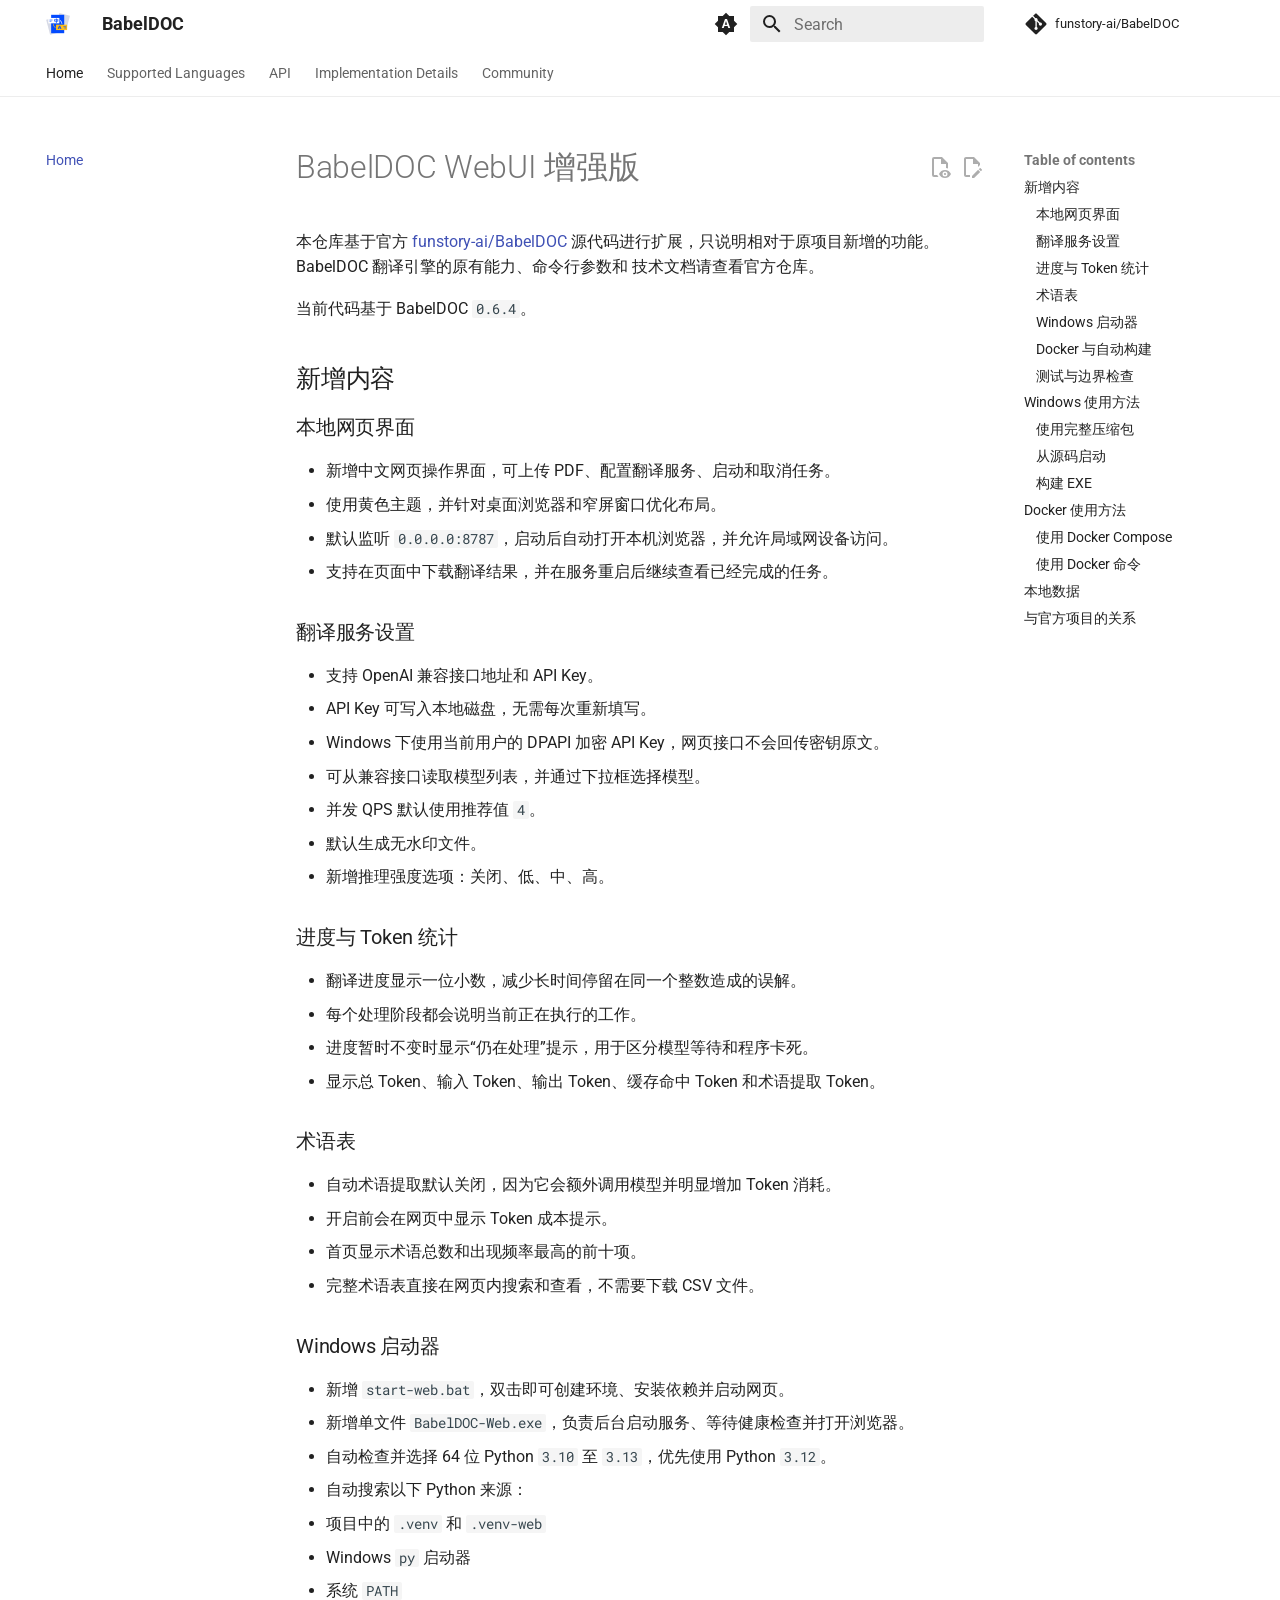
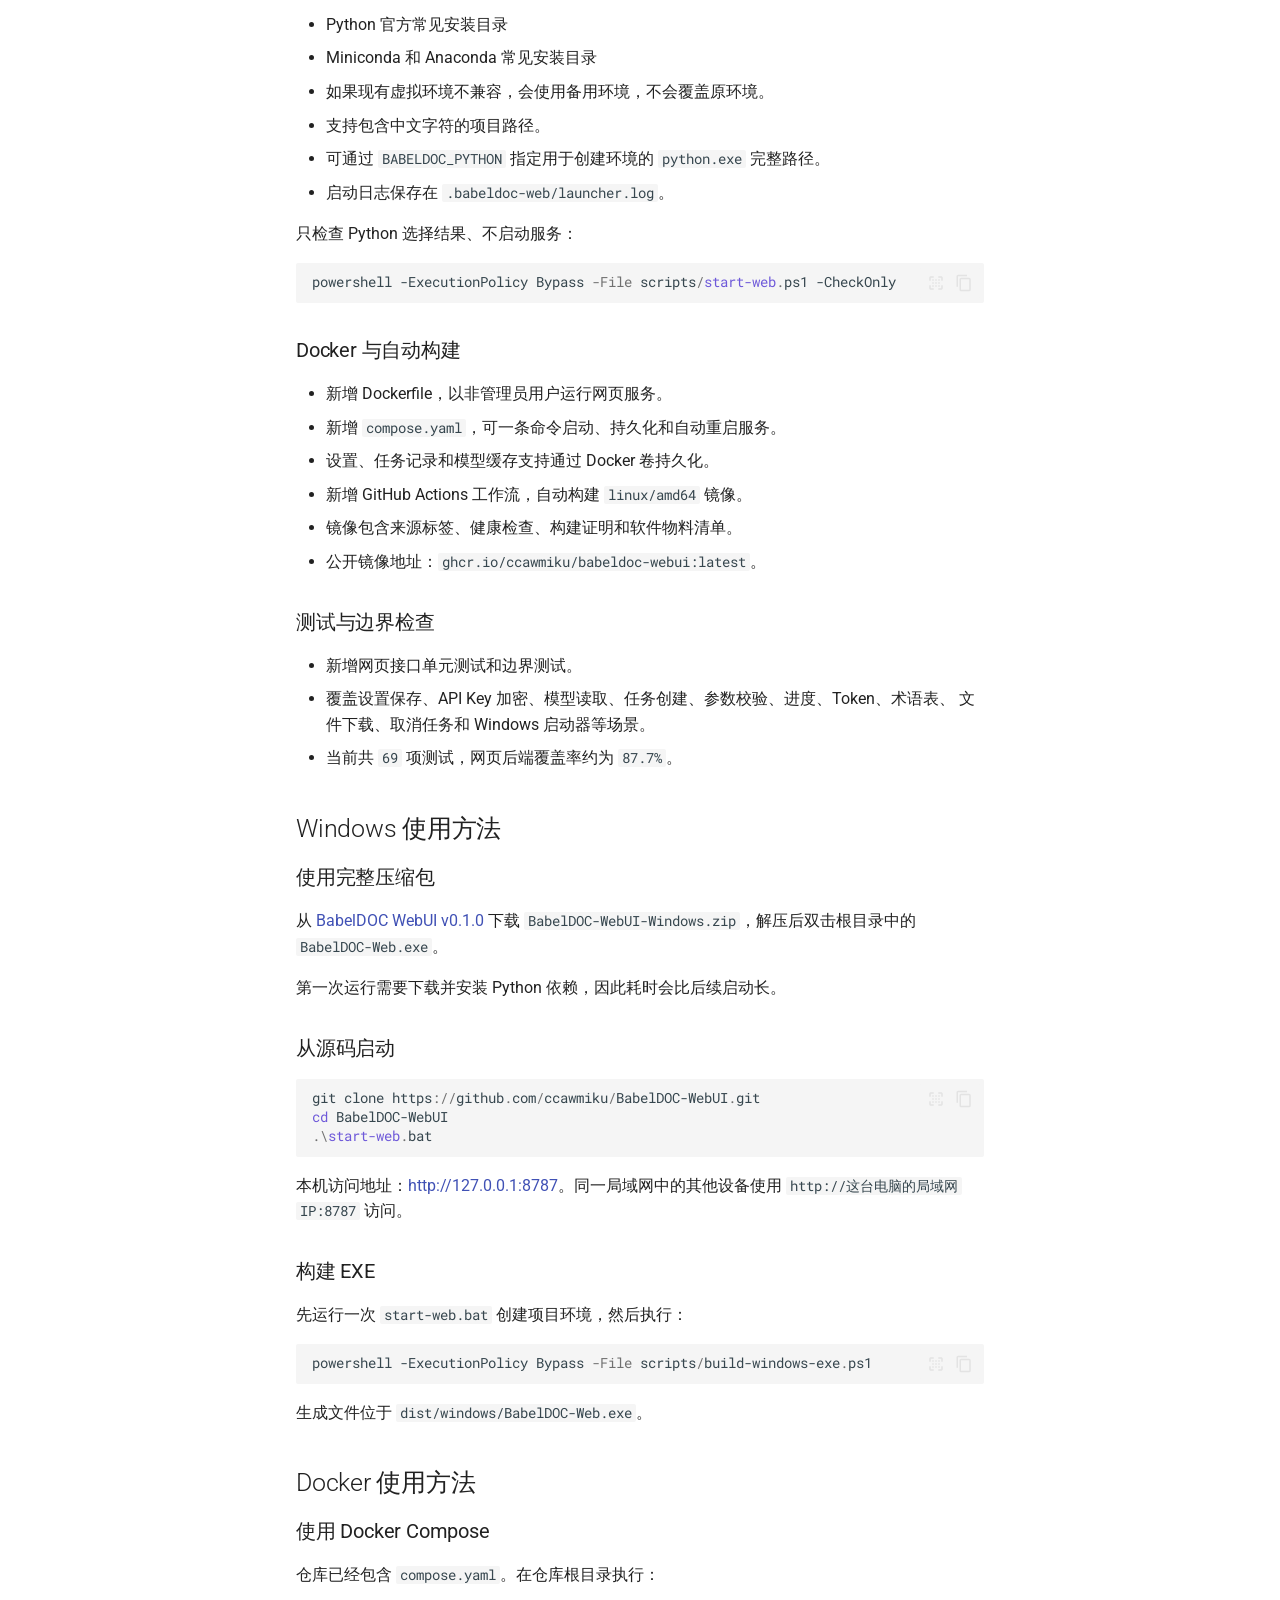
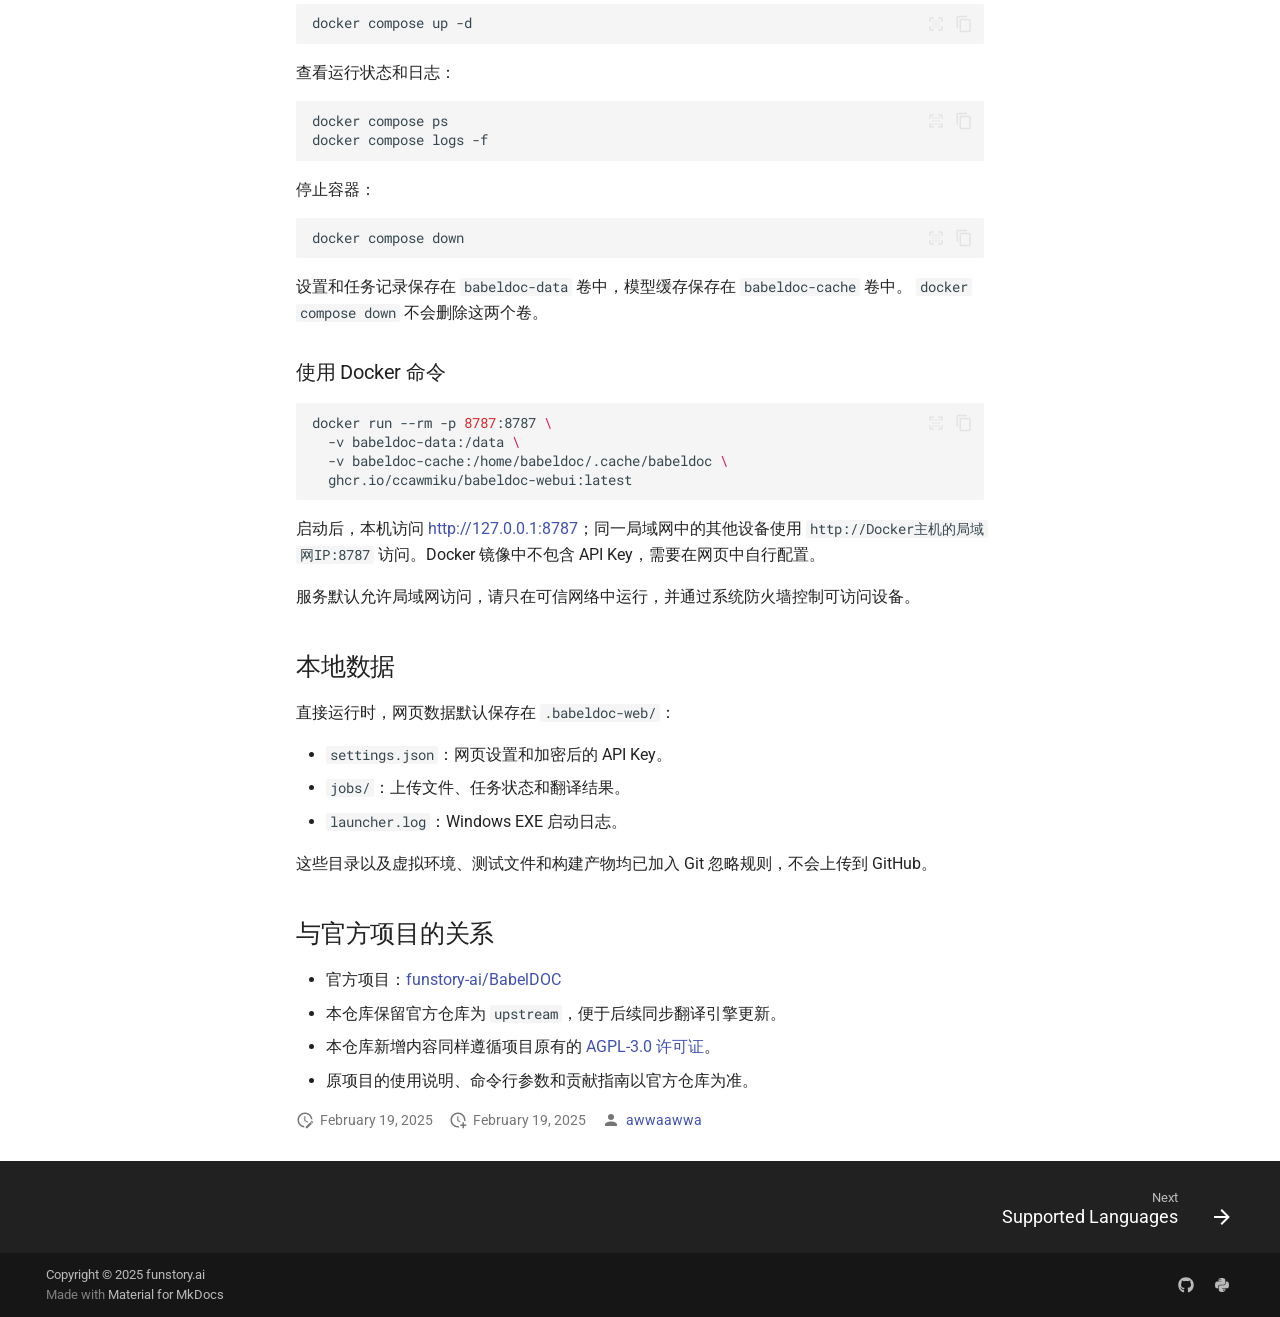
<file: index.html>
<!doctype html><html lang=en class=no-js> <head><meta charset=utf-8><meta name=viewport content="width=device-width,initial-scale=1"><meta name=description content="Write your documentation in Markdown and create a professional static site in minutes – searchable, customizable, in 60+ languages, for all devices"><meta name=author content=funstory.ai><link href=https://squidfunk.github.io/mkdocs-material/ rel=canonical><link href=supported_languages/ rel=next><link rel=icon href=images/babeldoc-small-logo-with-transparent-background.svg><meta name=generator content="mkdocs-1.6.1, mkdocs-material-9.7.6"><title>BabelDOC</title><link rel=stylesheet href=assets/stylesheets/main.484c7ddc.min.css><link rel=stylesheet href=assets/stylesheets/palette.ab4e12ef.min.css><link rel=preconnect href=https://fonts.gstatic.com crossorigin><link rel=stylesheet href="https://fonts.googleapis.com/css?family=Roboto:300,300i,400,400i,700,700i%7CRoboto+Mono:400,400i,700,700i&display=fallback"><style>:root{--md-text-font:"Roboto";--md-code-font:"Roboto Mono"}</style><script>__md_scope=new URL(".",location),__md_hash=e=>[...e].reduce(((e,_)=>(e<<5)-e+_.charCodeAt(0)),0),__md_get=(e,_=localStorage,t=__md_scope)=>JSON.parse(_.getItem(t.pathname+"."+e)),__md_set=(e,_,t=localStorage,a=__md_scope)=>{try{t.setItem(a.pathname+"."+e,JSON.stringify(_))}catch(e){}}</script></head> <body dir=ltr data-md-color-scheme=default data-md-color-primary=indigo data-md-color-accent=indigo> <input class=md-toggle data-md-toggle=drawer type=checkbox id=__drawer autocomplete=off> <input class=md-toggle data-md-toggle=search type=checkbox id=__search autocomplete=off> <label class=md-overlay for=__drawer></label> <div data-md-component=skip> <a href=#babeldoc-webui class=md-skip> Skip to content </a> </div> <div data-md-component=announce> </div> <header class=md-header data-md-component=header> <nav class="md-header__inner md-grid" aria-label=Header> <a href=. title=BabelDOC class="md-header__button md-logo" aria-label=BabelDOC data-md-component=logo> <img src=images/babeldoc-small-logo-with-transparent-background.svg alt=logo> </a> <label class="md-header__button md-icon" for=__drawer> <svg xmlns=http://www.w3.org/2000/svg viewbox="0 0 24 24"><path d="M3 6h18v2H3zm0 5h18v2H3zm0 5h18v2H3z"/></svg> </label> <div class=md-header__title data-md-component=header-title> <div class=md-header__ellipsis> <div class=md-header__topic> <span class=md-ellipsis> BabelDOC </span> </div> <div class=md-header__topic data-md-component=header-topic> <span class=md-ellipsis> Home </span> </div> </div> </div> <form class=md-header__option data-md-component=palette> <input class=md-option data-md-color-media=(prefers-color-scheme) data-md-color-scheme=default data-md-color-primary=indigo data-md-color-accent=indigo aria-label="Switch to light mode" type=radio name=__palette id=__palette_0> <label class="md-header__button md-icon" title="Switch to light mode" for=__palette_1 hidden> <svg xmlns=http://www.w3.org/2000/svg viewbox="0 0 24 24"><path d="m14.3 16-.7-2h-3.2l-.7 2H7.8L11 7h2l3.2 9zM20 8.69V4h-4.69L12 .69 8.69 4H4v4.69L.69 12 4 15.31V20h4.69L12 23.31 15.31 20H20v-4.69L23.31 12zm-9.15 3.96h2.3L12 9z"/></svg> </label> <input class=md-option data-md-color-media="(prefers-color-scheme: light)" data-md-color-scheme=default data-md-color-primary=white data-md-color-accent=indigo aria-label="Switch to dark mode" type=radio name=__palette id=__palette_1> <label class="md-header__button md-icon" title="Switch to dark mode" for=__palette_2 hidden> <svg xmlns=http://www.w3.org/2000/svg viewbox="0 0 24 24"><path d="M12 8a4 4 0 0 0-4 4 4 4 0 0 0 4 4 4 4 0 0 0 4-4 4 4 0 0 0-4-4m0 10a6 6 0 0 1-6-6 6 6 0 0 1 6-6 6 6 0 0 1 6 6 6 6 0 0 1-6 6m8-9.31V4h-4.69L12 .69 8.69 4H4v4.69L.69 12 4 15.31V20h4.69L12 23.31 15.31 20H20v-4.69L23.31 12z"/></svg> </label> <input class=md-option data-md-color-media="(prefers-color-scheme: dark)" data-md-color-scheme=slate data-md-color-primary=black data-md-color-accent=indigo aria-label="Switch to system preference" type=radio name=__palette id=__palette_2> <label class="md-header__button md-icon" title="Switch to system preference" for=__palette_0 hidden> <svg xmlns=http://www.w3.org/2000/svg viewbox="0 0 24 24"><path d="M12 18c-.89 0-1.74-.2-2.5-.55C11.56 16.5 13 14.42 13 12s-1.44-4.5-3.5-5.45C10.26 6.2 11.11 6 12 6a6 6 0 0 1 6 6 6 6 0 0 1-6 6m8-9.31V4h-4.69L12 .69 8.69 4H4v4.69L.69 12 4 15.31V20h4.69L12 23.31 15.31 20H20v-4.69L23.31 12z"/></svg> </label> </form> <script>var palette=__md_get("__palette");if(palette&&palette.color){if("(prefers-color-scheme)"===palette.color.media){var media=matchMedia("(prefers-color-scheme: light)"),input=document.querySelector(media.matches?"[data-md-color-media='(prefers-color-scheme: light)']":"[data-md-color-media='(prefers-color-scheme: dark)']");palette.color.media=input.getAttribute("data-md-color-media"),palette.color.scheme=input.getAttribute("data-md-color-scheme"),palette.color.primary=input.getAttribute("data-md-color-primary"),palette.color.accent=input.getAttribute("data-md-color-accent")}for(var[key,value]of Object.entries(palette.color))document.body.setAttribute("data-md-color-"+key,value)}</script> <label class="md-header__button md-icon" for=__search> <svg xmlns=http://www.w3.org/2000/svg viewbox="0 0 24 24"><path d="M9.5 3A6.5 6.5 0 0 1 16 9.5c0 1.61-.59 3.09-1.56 4.23l.27.27h.79l5 5-1.5 1.5-5-5v-.79l-.27-.27A6.52 6.52 0 0 1 9.5 16 6.5 6.5 0 0 1 3 9.5 6.5 6.5 0 0 1 9.5 3m0 2C7 5 5 7 5 9.5S7 14 9.5 14 14 12 14 9.5 12 5 9.5 5"/></svg> </label> <div class=md-search data-md-component=search role=dialog> <label class=md-search__overlay for=__search></label> <div class=md-search__inner role=search> <form class=md-search__form name=search> <input type=text class=md-search__input name=query aria-label=Search placeholder=Search autocapitalize=off autocorrect=off autocomplete=off spellcheck=false data-md-component=search-query required> <label class="md-search__icon md-icon" for=__search> <svg xmlns=http://www.w3.org/2000/svg viewbox="0 0 24 24"><path d="M9.5 3A6.5 6.5 0 0 1 16 9.5c0 1.61-.59 3.09-1.56 4.23l.27.27h.79l5 5-1.5 1.5-5-5v-.79l-.27-.27A6.52 6.52 0 0 1 9.5 16 6.5 6.5 0 0 1 3 9.5 6.5 6.5 0 0 1 9.5 3m0 2C7 5 5 7 5 9.5S7 14 9.5 14 14 12 14 9.5 12 5 9.5 5"/></svg> <svg xmlns=http://www.w3.org/2000/svg viewbox="0 0 24 24"><path d="M20 11v2H8l5.5 5.5-1.42 1.42L4.16 12l7.92-7.92L13.5 5.5 8 11z"/></svg> </label> <nav class=md-search__options aria-label=Search> <a href=javascript:void(0) class="md-search__icon md-icon" title=Share aria-label=Share data-clipboard data-clipboard-text data-md-component=search-share tabindex=-1> <svg xmlns=http://www.w3.org/2000/svg viewbox="0 0 24 24"><path d="M18 16.08c-.76 0-1.44.3-1.96.77L8.91 12.7c.05-.23.09-.46.09-.7s-.04-.47-.09-.7l7.05-4.11c.54.5 1.25.81 2.04.81a3 3 0 0 0 3-3 3 3 0 0 0-3-3 3 3 0 0 0-3 3c0 .24.04.47.09.7L8.04 9.81C7.5 9.31 6.79 9 6 9a3 3 0 0 0-3 3 3 3 0 0 0 3 3c.79 0 1.5-.31 2.04-.81l7.12 4.15c-.05.21-.08.43-.08.66 0 1.61 1.31 2.91 2.92 2.91s2.92-1.3 2.92-2.91A2.92 2.92 0 0 0 18 16.08"/></svg> </a> <button type=reset class="md-search__icon md-icon" title=Clear aria-label=Clear tabindex=-1> <svg xmlns=http://www.w3.org/2000/svg viewbox="0 0 24 24"><path d="M19 6.41 17.59 5 12 10.59 6.41 5 5 6.41 10.59 12 5 17.59 6.41 19 12 13.41 17.59 19 19 17.59 13.41 12z"/></svg> </button> </nav> <div class=md-search__suggest data-md-component=search-suggest></div> </form> <div class=md-search__output> <div class=md-search__scrollwrap tabindex=0 data-md-scrollfix> <div class=md-search-result data-md-component=search-result> <div class=md-search-result__meta> Initializing search </div> <ol class=md-search-result__list role=presentation></ol> </div> </div> </div> </div> </div> <div class=md-header__source> <a href=https://github.com/funstory-ai/BabelDOC title="Go to repository" class=md-source data-md-component=source> <div class="md-source__icon md-icon"> <svg xmlns=http://www.w3.org/2000/svg viewbox="0 0 448 512"><!-- Font Awesome Free 7.1.0 by @fontawesome - https://fontawesome.com License - https://fontawesome.com/license/free (Icons: CC BY 4.0, Fonts: SIL OFL 1.1, Code: MIT License) Copyright 2025 Fonticons, Inc.--><path d="M439.6 236.1 244 40.5c-5.4-5.5-12.8-8.5-20.4-8.5s-15 3-20.4 8.4L162.5 81l51.5 51.5c27.1-9.1 52.7 16.8 43.4 43.7l49.7 49.7c34.2-11.8 61.2 31 35.5 56.7-26.5 26.5-70.2-2.9-56-37.3L240.3 199v121.9c25.3 12.5 22.3 41.8 9.1 55-6.4 6.4-15.2 10.1-24.3 10.1s-17.8-3.6-24.3-10.1c-17.6-17.6-11.1-46.9 11.2-56v-123c-20.8-8.5-24.6-30.7-18.6-45L142.6 101 8.5 235.1C3 240.6 0 247.9 0 255.5s3 15 8.5 20.4l195.6 195.7c5.4 5.4 12.7 8.4 20.4 8.4s15-3 20.4-8.4l194.7-194.7c5.4-5.4 8.4-12.8 8.4-20.4s-3-15-8.4-20.4"/></svg> </div> <div class=md-source__repository> funstory-ai/BabelDOC </div> </a> </div> </nav> </header> <div class=md-container data-md-component=container> <nav class=md-tabs aria-label=Tabs data-md-component=tabs> <div class=md-grid> <ul class=md-tabs__list> <li class="md-tabs__item md-tabs__item--active"> <a href=. class=md-tabs__link> Home </a> </li> <li class=md-tabs__item> <a href=supported_languages/ class=md-tabs__link> Supported Languages </a> </li> <li class=md-tabs__item> <a href=ImplementationDetails/AsyncTranslate/AsyncTranslate/ class=md-tabs__link> API </a> </li> <li class=md-tabs__item> <a href=ImplementationDetails/ class=md-tabs__link> Implementation Details </a> </li> <li class=md-tabs__item> <a href=CODE_OF_CONDUCT/ class=md-tabs__link> Community </a> </li> </ul> </div> </nav> <main class=md-main data-md-component=main> <div class="md-main__inner md-grid"> <div class="md-sidebar md-sidebar--primary" data-md-component=sidebar data-md-type=navigation> <div class=md-sidebar__scrollwrap> <div class=md-sidebar__inner> <nav class="md-nav md-nav--primary md-nav--lifted" aria-label=Navigation data-md-level=0> <label class=md-nav__title for=__drawer> <a href=. title=BabelDOC class="md-nav__button md-logo" aria-label=BabelDOC data-md-component=logo> <img src=images/babeldoc-small-logo-with-transparent-background.svg alt=logo> </a> BabelDOC </label> <div class=md-nav__source> <a href=https://github.com/funstory-ai/BabelDOC title="Go to repository" class=md-source data-md-component=source> <div class="md-source__icon md-icon"> <svg xmlns=http://www.w3.org/2000/svg viewbox="0 0 448 512"><!-- Font Awesome Free 7.1.0 by @fontawesome - https://fontawesome.com License - https://fontawesome.com/license/free (Icons: CC BY 4.0, Fonts: SIL OFL 1.1, Code: MIT License) Copyright 2025 Fonticons, Inc.--><path d="M439.6 236.1 244 40.5c-5.4-5.5-12.8-8.5-20.4-8.5s-15 3-20.4 8.4L162.5 81l51.5 51.5c27.1-9.1 52.7 16.8 43.4 43.7l49.7 49.7c34.2-11.8 61.2 31 35.5 56.7-26.5 26.5-70.2-2.9-56-37.3L240.3 199v121.9c25.3 12.5 22.3 41.8 9.1 55-6.4 6.4-15.2 10.1-24.3 10.1s-17.8-3.6-24.3-10.1c-17.6-17.6-11.1-46.9 11.2-56v-123c-20.8-8.5-24.6-30.7-18.6-45L142.6 101 8.5 235.1C3 240.6 0 247.9 0 255.5s3 15 8.5 20.4l195.6 195.7c5.4 5.4 12.7 8.4 20.4 8.4s15-3 20.4-8.4l194.7-194.7c5.4-5.4 8.4-12.8 8.4-20.4s-3-15-8.4-20.4"/></svg> </div> <div class=md-source__repository> funstory-ai/BabelDOC </div> </a> </div> <ul class=md-nav__list data-md-scrollfix> <li class="md-nav__item md-nav__item--active"> <input class="md-nav__toggle md-toggle" type=checkbox id=__toc> <label class="md-nav__link md-nav__link--active" for=__toc> <span class=md-ellipsis> Home </span> <span class="md-nav__icon md-icon"></span> </label> <a href=. class="md-nav__link md-nav__link--active"> <span class=md-ellipsis> Home </span> </a> <nav class="md-nav md-nav--secondary" aria-label="Table of contents"> <label class=md-nav__title for=__toc> <span class="md-nav__icon md-icon"></span> Table of contents </label> <ul class=md-nav__list data-md-component=toc data-md-scrollfix> <li class=md-nav__item> <a href=#_1 class=md-nav__link> <span class=md-ellipsis> 新增内容 </span> </a> <nav class=md-nav aria-label=新增内容> <ul class=md-nav__list> <li class=md-nav__item> <a href=#_2 class=md-nav__link> <span class=md-ellipsis> 本地网页界面 </span> </a> </li> <li class=md-nav__item> <a href=#_3 class=md-nav__link> <span class=md-ellipsis> 翻译服务设置 </span> </a> </li> <li class=md-nav__item> <a href=#token class=md-nav__link> <span class=md-ellipsis> 进度与 Token 统计 </span> </a> </li> <li class=md-nav__item> <a href=#_4 class=md-nav__link> <span class=md-ellipsis> 术语表 </span> </a> </li> <li class=md-nav__item> <a href=#windows class=md-nav__link> <span class=md-ellipsis> Windows 启动器 </span> </a> </li> <li class=md-nav__item> <a href=#docker class=md-nav__link> <span class=md-ellipsis> Docker 与自动构建 </span> </a> </li> <li class=md-nav__item> <a href=#_5 class=md-nav__link> <span class=md-ellipsis> 测试与边界检查 </span> </a> </li> </ul> </nav> </li> <li class=md-nav__item> <a href=#windows_1 class=md-nav__link> <span class=md-ellipsis> Windows 使用方法 </span> </a> <nav class=md-nav aria-label="Windows 使用方法"> <ul class=md-nav__list> <li class=md-nav__item> <a href=#_6 class=md-nav__link> <span class=md-ellipsis> 使用完整压缩包 </span> </a> </li> <li class=md-nav__item> <a href=#_7 class=md-nav__link> <span class=md-ellipsis> 从源码启动 </span> </a> </li> <li class=md-nav__item> <a href=#exe class=md-nav__link> <span class=md-ellipsis> 构建 EXE </span> </a> </li> </ul> </nav> </li> <li class=md-nav__item> <a href=#docker_1 class=md-nav__link> <span class=md-ellipsis> Docker 使用方法 </span> </a> <nav class=md-nav aria-label="Docker 使用方法"> <ul class=md-nav__list> <li class=md-nav__item> <a href=#docker-compose class=md-nav__link> <span class=md-ellipsis> 使用 Docker Compose </span> </a> </li> <li class=md-nav__item> <a href=#docker_2 class=md-nav__link> <span class=md-ellipsis> 使用 Docker 命令 </span> </a> </li> </ul> </nav> </li> <li class=md-nav__item> <a href=#_8 class=md-nav__link> <span class=md-ellipsis> 本地数据 </span> </a> </li> <li class=md-nav__item> <a href=#_9 class=md-nav__link> <span class=md-ellipsis> 与官方项目的关系 </span> </a> </li> </ul> </nav> </li> <li class=md-nav__item> <a href=supported_languages/ class=md-nav__link> <span class=md-ellipsis> Supported Languages </span> </a> </li> <li class="md-nav__item md-nav__item--nested"> <input class="md-nav__toggle md-toggle " type=checkbox id=__nav_3> <label class=md-nav__link for=__nav_3 id=__nav_3_label tabindex=0> <span class=md-ellipsis> API </span> <span class="md-nav__icon md-icon"></span> </label> <nav class=md-nav data-md-level=1 aria-labelledby=__nav_3_label aria-expanded=false> <label class=md-nav__title for=__nav_3> <span class="md-nav__icon md-icon"></span> API </label> <ul class=md-nav__list data-md-scrollfix> <li class=md-nav__item> <a href=ImplementationDetails/AsyncTranslate/AsyncTranslate/ class=md-nav__link> <span class=md-ellipsis> Async Translation API </span> </a> </li> </ul> </nav> </li> <li class="md-nav__item md-nav__item--nested"> <input class="md-nav__toggle md-toggle " type=checkbox id=__nav_4> <div class="md-nav__link md-nav__container"> <a href=ImplementationDetails/ class="md-nav__link "> <span class=md-ellipsis> Implementation Details </span> </a> <label class="md-nav__link " for=__nav_4 id=__nav_4_label tabindex=0> <span class="md-nav__icon md-icon"></span> </label> </div> <nav class=md-nav data-md-level=1 aria-labelledby=__nav_4_label aria-expanded=false> <label class=md-nav__title for=__nav_4> <span class="md-nav__icon md-icon"></span> Implementation Details </label> <ul class=md-nav__list data-md-scrollfix> <li class=md-nav__item> <a href=ImplementationDetails/PDFParsing/PDFParsing/ class=md-nav__link> <span class=md-ellipsis> PDF Parsing </span> </a> </li> <li class=md-nav__item> <a href=https://github.com/funstory-ai/BabelDOC/blob/main/babeldoc/format/pdf/document_il/midend/layout_parser.py class=md-nav__link> <span class=md-ellipsis> Layout Parser(.py) </span> </a> </li> <li class=md-nav__item> <a href=ImplementationDetails/ParagraphFinding/ParagraphFinding/ class=md-nav__link> <span class=md-ellipsis> Paragraph Finding </span> </a> </li> <li class=md-nav__item> <a href=ImplementationDetails/StylesAndFormulas/StylesAndFormulas/ class=md-nav__link> <span class=md-ellipsis> Styles and Formulas </span> </a> </li> <li class=md-nav__item> <a href=ImplementationDetails/ILTranslator/ILTranslator/ class=md-nav__link> <span class=md-ellipsis> IL Translator </span> </a> </li> <li class=md-nav__item> <a href=ImplementationDetails/Typesetting/Typesetting/ class=md-nav__link> <span class=md-ellipsis> Typesetting </span> </a> </li> <li class=md-nav__item> <a href=https://github.com/funstory-ai/BabelDOC/blob/main/babeldoc/format/pdf/document_il/utils/fontmap.py class=md-nav__link> <span class=md-ellipsis> Font Mapper(.py) </span> </a> </li> <li class=md-nav__item> <a href=ImplementationDetails/PDFCreation/PDFCreation/ class=md-nav__link> <span class=md-ellipsis> PDF Creation </span> </a> </li> <li class=md-nav__item> <a href=intro-to-pdf-object/ class=md-nav__link> <span class=md-ellipsis> Intro To PDF Object </span> </a> </li> </ul> </nav> </li> <li class="md-nav__item md-nav__item--nested"> <input class="md-nav__toggle md-toggle " type=checkbox id=__nav_5> <label class=md-nav__link for=__nav_5 id=__nav_5_label tabindex=0> <span class=md-ellipsis> Community </span> <span class="md-nav__icon md-icon"></span> </label> <nav class=md-nav data-md-level=1 aria-labelledby=__nav_5_label aria-expanded=false> <label class=md-nav__title for=__nav_5> <span class="md-nav__icon md-icon"></span> Community </label> <ul class=md-nav__list data-md-scrollfix> <li class=md-nav__item> <a href=CODE_OF_CONDUCT/ class=md-nav__link> <span class=md-ellipsis> Code of Conduct </span> </a> </li> <li class="md-nav__item md-nav__item--nested"> <input class="md-nav__toggle md-toggle " type=checkbox id=__nav_5_2> <label class=md-nav__link for=__nav_5_2 id=__nav_5_2_label tabindex=0> <span class=md-ellipsis> Contributing </span> <span class="md-nav__icon md-icon"></span> </label> <nav class=md-nav data-md-level=2 aria-labelledby=__nav_5_2_label aria-expanded=false> <label class=md-nav__title for=__nav_5_2> <span class="md-nav__icon md-icon"></span> Contributing </label> <ul class=md-nav__list data-md-scrollfix> <li class=md-nav__item> <a href=CONTRIBUTING/ class=md-nav__link> <span class=md-ellipsis> Contributing </span> </a> </li> <li class=md-nav__item> <a href=CONTRIBUTOR_REWARD/ class=md-nav__link> <span class=md-ellipsis> Contributor Reward </span> </a> </li> </ul> </nav> </li> </ul> </nav> </li> </ul> </nav> </div> </div> </div> <div class="md-sidebar md-sidebar--secondary" data-md-component=sidebar data-md-type=toc> <div class=md-sidebar__scrollwrap> <div class=md-sidebar__inner> <nav class="md-nav md-nav--secondary" aria-label="Table of contents"> <label class=md-nav__title for=__toc> <span class="md-nav__icon md-icon"></span> Table of contents </label> <ul class=md-nav__list data-md-component=toc data-md-scrollfix> <li class=md-nav__item> <a href=#_1 class=md-nav__link> <span class=md-ellipsis> 新增内容 </span> </a> <nav class=md-nav aria-label=新增内容> <ul class=md-nav__list> <li class=md-nav__item> <a href=#_2 class=md-nav__link> <span class=md-ellipsis> 本地网页界面 </span> </a> </li> <li class=md-nav__item> <a href=#_3 class=md-nav__link> <span class=md-ellipsis> 翻译服务设置 </span> </a> </li> <li class=md-nav__item> <a href=#token class=md-nav__link> <span class=md-ellipsis> 进度与 Token 统计 </span> </a> </li> <li class=md-nav__item> <a href=#_4 class=md-nav__link> <span class=md-ellipsis> 术语表 </span> </a> </li> <li class=md-nav__item> <a href=#windows class=md-nav__link> <span class=md-ellipsis> Windows 启动器 </span> </a> </li> <li class=md-nav__item> <a href=#docker class=md-nav__link> <span class=md-ellipsis> Docker 与自动构建 </span> </a> </li> <li class=md-nav__item> <a href=#_5 class=md-nav__link> <span class=md-ellipsis> 测试与边界检查 </span> </a> </li> </ul> </nav> </li> <li class=md-nav__item> <a href=#windows_1 class=md-nav__link> <span class=md-ellipsis> Windows 使用方法 </span> </a> <nav class=md-nav aria-label="Windows 使用方法"> <ul class=md-nav__list> <li class=md-nav__item> <a href=#_6 class=md-nav__link> <span class=md-ellipsis> 使用完整压缩包 </span> </a> </li> <li class=md-nav__item> <a href=#_7 class=md-nav__link> <span class=md-ellipsis> 从源码启动 </span> </a> </li> <li class=md-nav__item> <a href=#exe class=md-nav__link> <span class=md-ellipsis> 构建 EXE </span> </a> </li> </ul> </nav> </li> <li class=md-nav__item> <a href=#docker_1 class=md-nav__link> <span class=md-ellipsis> Docker 使用方法 </span> </a> <nav class=md-nav aria-label="Docker 使用方法"> <ul class=md-nav__list> <li class=md-nav__item> <a href=#docker-compose class=md-nav__link> <span class=md-ellipsis> 使用 Docker Compose </span> </a> </li> <li class=md-nav__item> <a href=#docker_2 class=md-nav__link> <span class=md-ellipsis> 使用 Docker 命令 </span> </a> </li> </ul> </nav> </li> <li class=md-nav__item> <a href=#_8 class=md-nav__link> <span class=md-ellipsis> 本地数据 </span> </a> </li> <li class=md-nav__item> <a href=#_9 class=md-nav__link> <span class=md-ellipsis> 与官方项目的关系 </span> </a> </li> </ul> </nav> </div> </div> </div> <div class=md-content data-md-component=content> <article class="md-content__inner md-typeset"> <a href=https://github.com/funstory-ai/BabelDOC/edit/main/docs/index.md title="Edit this page" class="md-content__button md-icon" rel=edit> <svg xmlns=http://www.w3.org/2000/svg viewbox="0 0 24 24"><path d="M10 20H6V4h7v5h5v3.1l2-2V8l-6-6H6c-1.1 0-2 .9-2 2v16c0 1.1.9 2 2 2h4zm10.2-7c.1 0 .3.1.4.2l1.3 1.3c.2.2.2.6 0 .8l-1 1-2.1-2.1 1-1c.1-.1.2-.2.4-.2m0 3.9L14.1 23H12v-2.1l6.1-6.1z"/></svg> </a> <a href=https://github.com/funstory-ai/BabelDOC/raw/main/docs/index.md title="View source of this page" class="md-content__button md-icon"> <svg xmlns=http://www.w3.org/2000/svg viewbox="0 0 24 24"><path d="M17 18c.56 0 1 .44 1 1s-.44 1-1 1-1-.44-1-1 .44-1 1-1m0-3c-2.73 0-5.06 1.66-6 4 .94 2.34 3.27 4 6 4s5.06-1.66 6-4c-.94-2.34-3.27-4-6-4m0 6.5a2.5 2.5 0 0 1-2.5-2.5 2.5 2.5 0 0 1 2.5-2.5 2.5 2.5 0 0 1 2.5 2.5 2.5 2.5 0 0 1-2.5 2.5M9.27 20H6V4h7v5h5v4.07c.7.08 1.36.25 2 .49V8l-6-6H6a2 2 0 0 0-2 2v16a2 2 0 0 0 2 2h4.5a8.2 8.2 0 0 1-1.23-2"/></svg> </a> <h1 id=babeldoc-webui>BabelDOC WebUI 增强版</h1> <p>本仓库基于官方 <a href=https://github.com/funstory-ai/BabelDOC>funstory-ai/BabelDOC</a> 源代码进行扩展，只说明相对于原项目新增的功能。BabelDOC 翻译引擎的原有能力、命令行参数和 技术文档请查看官方仓库。</p> <p>当前代码基于 BabelDOC <code>0.6.4</code>。</p> <h2 id=_1>新增内容</h2> <h3 id=_2>本地网页界面</h3> <ul> <li>新增中文网页操作界面，可上传 PDF、配置翻译服务、启动和取消任务。</li> <li>使用黄色主题，并针对桌面浏览器和窄屏窗口优化布局。</li> <li>默认监听 <code>0.0.0.0:8787</code>，启动后自动打开本机浏览器，并允许局域网设备访问。</li> <li>支持在页面中下载翻译结果，并在服务重启后继续查看已经完成的任务。</li> </ul> <h3 id=_3>翻译服务设置</h3> <ul> <li>支持 OpenAI 兼容接口地址和 API Key。</li> <li>API Key 可写入本地磁盘，无需每次重新填写。</li> <li>Windows 下使用当前用户的 DPAPI 加密 API Key，网页接口不会回传密钥原文。</li> <li>可从兼容接口读取模型列表，并通过下拉框选择模型。</li> <li>并发 QPS 默认使用推荐值 <code>4</code>。</li> <li>默认生成无水印文件。</li> <li>新增推理强度选项：关闭、低、中、高。</li> </ul> <h3 id=token>进度与 Token 统计</h3> <ul> <li>翻译进度显示一位小数，减少长时间停留在同一个整数造成的误解。</li> <li>每个处理阶段都会说明当前正在执行的工作。</li> <li>进度暂时不变时显示“仍在处理”提示，用于区分模型等待和程序卡死。</li> <li>显示总 Token、输入 Token、输出 Token、缓存命中 Token 和术语提取 Token。</li> </ul> <h3 id=_4>术语表</h3> <ul> <li>自动术语提取默认关闭，因为它会额外调用模型并明显增加 Token 消耗。</li> <li>开启前会在网页中显示 Token 成本提示。</li> <li>首页显示术语总数和出现频率最高的前十项。</li> <li>完整术语表直接在网页内搜索和查看，不需要下载 CSV 文件。</li> </ul> <h3 id=windows>Windows 启动器</h3> <ul> <li>新增 <code>start-web.bat</code>，双击即可创建环境、安装依赖并启动网页。</li> <li>新增单文件 <code>BabelDOC-Web.exe</code>，负责后台启动服务、等待健康检查并打开浏览器。</li> <li>自动检查并选择 64 位 Python <code>3.10</code> 至 <code>3.13</code>，优先使用 Python <code>3.12</code>。</li> <li>自动搜索以下 Python 来源：</li> <li>项目中的 <code>.venv</code> 和 <code>.venv-web</code></li> <li>Windows <code>py</code> 启动器</li> <li>系统 <code>PATH</code></li> <li>Python 官方常见安装目录</li> <li>Miniconda 和 Anaconda 常见安装目录</li> <li>如果现有虚拟环境不兼容，会使用备用环境，不会覆盖原环境。</li> <li>支持包含中文字符的项目路径。</li> <li>可通过 <code>BABELDOC_PYTHON</code> 指定用于创建环境的 <code>python.exe</code> 完整路径。</li> <li>启动日志保存在 <code>.babeldoc-web/launcher.log</code>。</li> </ul> <p>只检查 Python 选择结果、不启动服务：</p> <div class="language-powershell highlight"><pre><span></span><code><span id=__span-0-1><a id=__codelineno-0-1 name=__codelineno-0-1 href=#__codelineno-0-1></a><span class=n>powershell</span> <span class=n>-ExecutionPolicy</span> <span class=n>Bypass</span> <span class=o>-File</span> <span class=n>scripts</span><span class=p>/</span><span class=nb>start-web</span><span class=p>.</span><span class=n>ps1</span> <span class=n>-CheckOnly</span>
</span></code></pre></div> <h3 id=docker>Docker 与自动构建</h3> <ul> <li>新增 Dockerfile，以非管理员用户运行网页服务。</li> <li>新增 <code>compose.yaml</code>，可一条命令启动、持久化和自动重启服务。</li> <li>设置、任务记录和模型缓存支持通过 Docker 卷持久化。</li> <li>新增 GitHub Actions 工作流，自动构建 <code>linux/amd64</code> 镜像。</li> <li>镜像包含来源标签、健康检查、构建证明和软件物料清单。</li> <li>公开镜像地址：<code>ghcr.io/ccawmiku/babeldoc-webui:latest</code>。</li> </ul> <h3 id=_5>测试与边界检查</h3> <ul> <li>新增网页接口单元测试和边界测试。</li> <li>覆盖设置保存、API Key 加密、模型读取、任务创建、参数校验、进度、Token、术语表、 文件下载、取消任务和 Windows 启动器等场景。</li> <li>当前共 <code>69</code> 项测试，网页后端覆盖率约为 <code>87.7%</code>。</li> </ul> <h2 id=windows_1>Windows 使用方法</h2> <h3 id=_6>使用完整压缩包</h3> <p>从 <a href=https://github.com/ccawmiku/BabelDOC-WebUI/releases/tag/webui-v0.1.0>BabelDOC WebUI v0.1.0</a> 下载 <code>BabelDOC-WebUI-Windows.zip</code>，解压后双击根目录中的 <code>BabelDOC-Web.exe</code>。</p> <p>第一次运行需要下载并安装 Python 依赖，因此耗时会比后续启动长。</p> <h3 id=_7>从源码启动</h3> <div class="language-powershell highlight"><pre><span></span><code><span id=__span-1-1><a id=__codelineno-1-1 name=__codelineno-1-1 href=#__codelineno-1-1></a><span class=n>git</span> <span class=n>clone</span> <span class=n>https</span><span class=p>://</span><span class=n>github</span><span class=p>.</span><span class=n>com</span><span class=p>/</span><span class=n>ccawmiku</span><span class=p>/</span><span class=n>BabelDOC-WebUI</span><span class=p>.</span><span class=n>git</span>
</span><span id=__span-1-2><a id=__codelineno-1-2 name=__codelineno-1-2 href=#__codelineno-1-2></a><span class=nb>cd </span><span class=n>BabelDOC-WebUI</span>
</span><span id=__span-1-3><a id=__codelineno-1-3 name=__codelineno-1-3 href=#__codelineno-1-3></a><span class=p>.\</span><span class=nb>start-web</span><span class=p>.</span><span class=n>bat</span>
</span></code></pre></div> <p>本机访问地址：<a href=http://127.0.0.1:8787>http://127.0.0.1:8787</a>。同一局域网中的其他设备使用 <code>http://这台电脑的局域网IP:8787</code> 访问。</p> <h3 id=exe>构建 EXE</h3> <p>先运行一次 <code>start-web.bat</code> 创建项目环境，然后执行：</p> <div class="language-powershell highlight"><pre><span></span><code><span id=__span-2-1><a id=__codelineno-2-1 name=__codelineno-2-1 href=#__codelineno-2-1></a><span class=n>powershell</span> <span class=n>-ExecutionPolicy</span> <span class=n>Bypass</span> <span class=o>-File</span> <span class=n>scripts</span><span class=p>/</span><span class=n>build-windows-exe</span><span class=p>.</span><span class=n>ps1</span>
</span></code></pre></div> <p>生成文件位于 <code>dist/windows/BabelDOC-Web.exe</code>。</p> <h2 id=docker_1>Docker 使用方法</h2> <h3 id=docker-compose>使用 Docker Compose</h3> <p>仓库已经包含 <code>compose.yaml</code>。在仓库根目录执行：</p> <div class="language-bash highlight"><pre><span></span><code><span id=__span-3-1><a id=__codelineno-3-1 name=__codelineno-3-1 href=#__codelineno-3-1></a>docker<span class=w> </span>compose<span class=w> </span>up<span class=w> </span>-d
</span></code></pre></div> <p>查看运行状态和日志：</p> <div class="language-bash highlight"><pre><span></span><code><span id=__span-4-1><a id=__codelineno-4-1 name=__codelineno-4-1 href=#__codelineno-4-1></a>docker<span class=w> </span>compose<span class=w> </span>ps
</span><span id=__span-4-2><a id=__codelineno-4-2 name=__codelineno-4-2 href=#__codelineno-4-2></a>docker<span class=w> </span>compose<span class=w> </span>logs<span class=w> </span>-f
</span></code></pre></div> <p>停止容器：</p> <div class="language-bash highlight"><pre><span></span><code><span id=__span-5-1><a id=__codelineno-5-1 name=__codelineno-5-1 href=#__codelineno-5-1></a>docker<span class=w> </span>compose<span class=w> </span>down
</span></code></pre></div> <p>设置和任务记录保存在 <code>babeldoc-data</code> 卷中，模型缓存保存在 <code>babeldoc-cache</code> 卷中。 <code>docker compose down</code> 不会删除这两个卷。</p> <h3 id=docker_2>使用 Docker 命令</h3> <div class="language-bash highlight"><pre><span></span><code><span id=__span-6-1><a id=__codelineno-6-1 name=__codelineno-6-1 href=#__codelineno-6-1></a>docker<span class=w> </span>run<span class=w> </span>--rm<span class=w> </span>-p<span class=w> </span><span class=m>8787</span>:8787<span class=w> </span><span class=se>\</span>
</span><span id=__span-6-2><a id=__codelineno-6-2 name=__codelineno-6-2 href=#__codelineno-6-2></a><span class=w>  </span>-v<span class=w> </span>babeldoc-data:/data<span class=w> </span><span class=se>\</span>
</span><span id=__span-6-3><a id=__codelineno-6-3 name=__codelineno-6-3 href=#__codelineno-6-3></a><span class=w>  </span>-v<span class=w> </span>babeldoc-cache:/home/babeldoc/.cache/babeldoc<span class=w> </span><span class=se>\</span>
</span><span id=__span-6-4><a id=__codelineno-6-4 name=__codelineno-6-4 href=#__codelineno-6-4></a><span class=w>  </span>ghcr.io/ccawmiku/babeldoc-webui:latest
</span></code></pre></div> <p>启动后，本机访问 <a href=http://127.0.0.1:8787>http://127.0.0.1:8787</a>；同一局域网中的其他设备使用 <code>http://Docker主机的局域网IP:8787</code> 访问。Docker 镜像中不包含 API Key，需要在网页中自行配置。</p> <p>服务默认允许局域网访问，请只在可信网络中运行，并通过系统防火墙控制可访问设备。</p> <h2 id=_8>本地数据</h2> <p>直接运行时，网页数据默认保存在 <code>.babeldoc-web/</code>：</p> <ul> <li><code>settings.json</code>：网页设置和加密后的 API Key。</li> <li><code>jobs/</code>：上传文件、任务状态和翻译结果。</li> <li><code>launcher.log</code>：Windows EXE 启动日志。</li> </ul> <p>这些目录以及虚拟环境、测试文件和构建产物均已加入 Git 忽略规则，不会上传到 GitHub。</p> <h2 id=_9>与官方项目的关系</h2> <ul> <li>官方项目：<a href=https://github.com/funstory-ai/BabelDOC>funstory-ai/BabelDOC</a></li> <li>本仓库保留官方仓库为 <code>upstream</code>，便于后续同步翻译引擎更新。</li> <li>本仓库新增内容同样遵循项目原有的 <a href=LICENSE>AGPL-3.0 许可证</a>。</li> <li>原项目的使用说明、命令行参数和贡献指南以官方仓库为准。</li> </ul> <aside class=md-source-file> <span class=md-source-file__fact> <span class=md-icon title="Last update"> <svg xmlns=http://www.w3.org/2000/svg viewbox="0 0 24 24"><path d="M21 13.1c-.1 0-.3.1-.4.2l-1 1 2.1 2.1 1-1c.2-.2.2-.6 0-.8l-1.3-1.3c-.1-.1-.2-.2-.4-.2m-1.9 1.8-6.1 6V23h2.1l6.1-6.1zM12.5 7v5.2l4 2.4-1 1L11 13V7zM11 21.9c-5.1-.5-9-4.8-9-9.9C2 6.5 6.5 2 12 2c5.3 0 9.6 4.1 10 9.3-.3-.1-.6-.2-1-.2s-.7.1-1 .2C19.6 7.2 16.2 4 12 4c-4.4 0-8 3.6-8 8 0 4.1 3.1 7.5 7.1 7.9l-.1.2z"/></svg> </span> <span class="git-revision-date-localized-plugin git-revision-date-localized-plugin-date" title="February 19, 2025 07:12:34 UTC">February 19, 2025</span> </span> <span class=md-source-file__fact> <span class=md-icon title=Created> <svg xmlns=http://www.w3.org/2000/svg viewbox="0 0 24 24"><path d="M14.47 15.08 11 13V7h1.5v5.25l3.08 1.83c-.41.28-.79.62-1.11 1m-1.39 4.84c-.36.05-.71.08-1.08.08-4.42 0-8-3.58-8-8s3.58-8 8-8 8 3.58 8 8c0 .37-.03.72-.08 1.08.69.1 1.33.32 1.92.64.1-.56.16-1.13.16-1.72 0-5.5-4.5-10-10-10S2 6.5 2 12s4.47 10 10 10c.59 0 1.16-.06 1.72-.16-.32-.59-.54-1.23-.64-1.92M18 15v3h-3v2h3v3h2v-3h3v-2h-3v-3z"/></svg> </span> <span class="git-revision-date-localized-plugin git-revision-date-localized-plugin-date" title="February 19, 2025 03:23:13 UTC">February 19, 2025</span> </span> <span class=md-source-file__fact> <span class=md-icon title=Contributors> <svg xmlns=http://www.w3.org/2000/svg viewbox="0 0 24 24"><path d="M12 4a4 4 0 0 1 4 4 4 4 0 0 1-4 4 4 4 0 0 1-4-4 4 4 0 0 1 4-4m0 10c4.42 0 8 1.79 8 4v2H4v-2c0-2.21 3.58-4 8-4"/></svg> </span> <nav> <a href=mailto:8493196+awwaawwa@users.noreply.github.com>awwaawwa</a> </nav> </span> </aside> </article> </div> <script>var target=document.getElementById(location.hash.slice(1));target&&target.name&&(target.checked=target.name.startsWith("__tabbed_"))</script> </div> <button type=button class="md-top md-icon" data-md-component=top hidden> <svg xmlns=http://www.w3.org/2000/svg viewbox="0 0 24 24"><path d="M13 20h-2V8l-5.5 5.5-1.42-1.42L12 4.16l7.92 7.92-1.42 1.42L13 8z"/></svg> Back to top </button> </main> <footer class=md-footer> <nav class="md-footer__inner md-grid" aria-label=Footer> <a href=supported_languages/ class="md-footer__link md-footer__link--next" aria-label="Next: Supported Languages"> <div class=md-footer__title> <span class=md-footer__direction> Next </span> <div class=md-ellipsis> Supported Languages </div> </div> <div class="md-footer__button md-icon"> <svg xmlns=http://www.w3.org/2000/svg viewbox="0 0 24 24"><path d="M4 11v2h12l-5.5 5.5 1.42 1.42L19.84 12l-7.92-7.92L10.5 5.5 16 11z"/></svg> </div> </a> </nav> <div class="md-footer-meta md-typeset"> <div class="md-footer-meta__inner md-grid"> <div class=md-copyright> <div class=md-copyright__highlight> Copyright &copy; 2025 funstory.ai </div> Made with <a href=https://squidfunk.github.io/mkdocs-material/ target=_blank rel=noopener> Material for MkDocs </a> </div> <div class=md-social> <a href=https://github.com/funstory-ai/BabelDOC target=_blank rel=noopener title=github.com class=md-social__link> <svg xmlns=http://www.w3.org/2000/svg viewbox="0 0 512 512"><!-- Font Awesome Free 7.1.0 by @fontawesome - https://fontawesome.com License - https://fontawesome.com/license/free (Icons: CC BY 4.0, Fonts: SIL OFL 1.1, Code: MIT License) Copyright 2025 Fonticons, Inc.--><path d="M173.9 397.4c0 2-2.3 3.6-5.2 3.6-3.3.3-5.6-1.3-5.6-3.6 0-2 2.3-3.6 5.2-3.6 3-.3 5.6 1.3 5.6 3.6m-31.1-4.5c-.7 2 1.3 4.3 4.3 4.9 2.6 1 5.6 0 6.2-2s-1.3-4.3-4.3-5.2c-2.6-.7-5.5.3-6.2 2.3m44.2-1.7c-2.9.7-4.9 2.6-4.6 4.9.3 2 2.9 3.3 5.9 2.6 2.9-.7 4.9-2.6 4.6-4.6-.3-1.9-3-3.2-5.9-2.9M252.8 8C114.1 8 8 113.3 8 252c0 110.9 69.8 205.8 169.5 239.2 12.8 2.3 17.3-5.6 17.3-12.1 0-6.2-.3-40.4-.3-61.4 0 0-70 15-84.7-29.8 0 0-11.4-29.1-27.8-36.6 0 0-22.9-15.7 1.6-15.4 0 0 24.9 2 38.6 25.8 21.9 38.6 58.6 27.5 72.9 20.9 2.3-16 8.8-27.1 16-33.7-55.9-6.2-112.3-14.3-112.3-110.5 0-27.5 7.6-41.3 23.6-58.9-2.6-6.5-11.1-33.3 2.6-67.9 20.9-6.5 69 27 69 27 20-5.6 41.5-8.5 62.8-8.5s42.8 2.9 62.8 8.5c0 0 48.1-33.6 69-27 13.7 34.7 5.2 61.4 2.6 67.9 16 17.7 25.8 31.5 25.8 58.9 0 96.5-58.9 104.2-114.8 110.5 9.2 7.9 17 22.9 17 46.4 0 33.7-.3 75.4-.3 83.6 0 6.5 4.6 14.4 17.3 12.1C436.2 457.8 504 362.9 504 252 504 113.3 391.5 8 252.8 8M105.2 352.9c-1.3 1-1 3.3.7 5.2 1.6 1.6 3.9 2.3 5.2 1 1.3-1 1-3.3-.7-5.2-1.6-1.6-3.9-2.3-5.2-1m-10.8-8.1c-.7 1.3.3 2.9 2.3 3.9 1.6 1 3.6.7 4.3-.7.7-1.3-.3-2.9-2.3-3.9-2-.6-3.6-.3-4.3.7m32.4 35.6c-1.6 1.3-1 4.3 1.3 6.2 2.3 2.3 5.2 2.6 6.5 1 1.3-1.3.7-4.3-1.3-6.2-2.2-2.3-5.2-2.6-6.5-1m-11.4-14.7c-1.6 1-1.6 3.6 0 5.9s4.3 3.3 5.6 2.3c1.6-1.3 1.6-3.9 0-6.2-1.4-2.3-4-3.3-5.6-2"/></svg> </a> <a href=https://pypi.org/project/BabelDOC/ target=_blank rel=noopener title=pypi.org class=md-social__link> <svg xmlns=http://www.w3.org/2000/svg viewbox="0 0 448 512"><!-- Font Awesome Free 7.1.0 by @fontawesome - https://fontawesome.com License - https://fontawesome.com/license/free (Icons: CC BY 4.0, Fonts: SIL OFL 1.1, Code: MIT License) Copyright 2025 Fonticons, Inc.--><path d="M439.8 200.5c-7.7-30.9-22.3-54.2-53.4-54.2h-40.1v47.4c0 36.8-31.2 67.8-66.8 67.8H172.7c-29.2 0-53.4 25-53.4 54.3v101.8c0 29 25.2 46 53.4 54.3 33.8 9.9 66.3 11.7 106.8 0 26.9-7.8 53.4-23.5 53.4-54.3v-40.7H226.2v-13.6h160.2c31.1 0 42.6-21.7 53.4-54.2 11.2-33.5 10.7-65.7 0-108.6M286.2 444.7a20.4 20.4 0 1 1 0-40.7 20.4 20.4 0 1 1 0 40.7M167.8 248.1h106.8c29.7 0 53.4-24.5 53.4-54.3V91.9c0-29-24.4-50.7-53.4-55.6-35.8-5.9-74.7-5.6-106.8.1-45.2 8-53.4 24.7-53.4 55.6v40.7h106.9v13.6h-147c-31.1 0-58.3 18.7-66.8 54.2-9.8 40.7-10.2 66.1 0 108.6 7.6 31.6 25.7 54.2 56.8 54.2H101v-48.8c0-35.3 30.5-66.4 66.8-66.4m-6.6-183.4a20.4 20.4 0 1 1 0 40.8 20.4 20.4 0 1 1 0-40.8"/></svg> </a> </div> </div> </div> </footer> </div> <div class=md-dialog data-md-component=dialog> <div class="md-dialog__inner md-typeset"></div> </div> <script id=__config type=application/json>{"annotate": null, "base": ".", "features": ["announce.dismiss", "content.action.edit", "content.action.view", "content.code.annotate", "content.code.copy", "content.code.select", "content.tooltips", "navigation.footer", "navigation.indexes", "navigation.sections", "navigation.tabs", "navigation.top", "navigation.tracking", "search.highlight", "search.share", "search.suggest", "toc.follow"], "search": "assets/javascripts/workers/search.2c215733.min.js", "tags": null, "translations": {"clipboard.copied": "Copied to clipboard", "clipboard.copy": "Copy to clipboard", "search.result.more.one": "1 more on this page", "search.result.more.other": "# more on this page", "search.result.none": "No matching documents", "search.result.one": "1 matching document", "search.result.other": "# matching documents", "search.result.placeholder": "Type to start searching", "search.result.term.missing": "Missing", "select.version": "Select version"}, "version": null}</script> <script src=assets/javascripts/bundle.79ae519e.min.js></script> </body> </html>
</file>
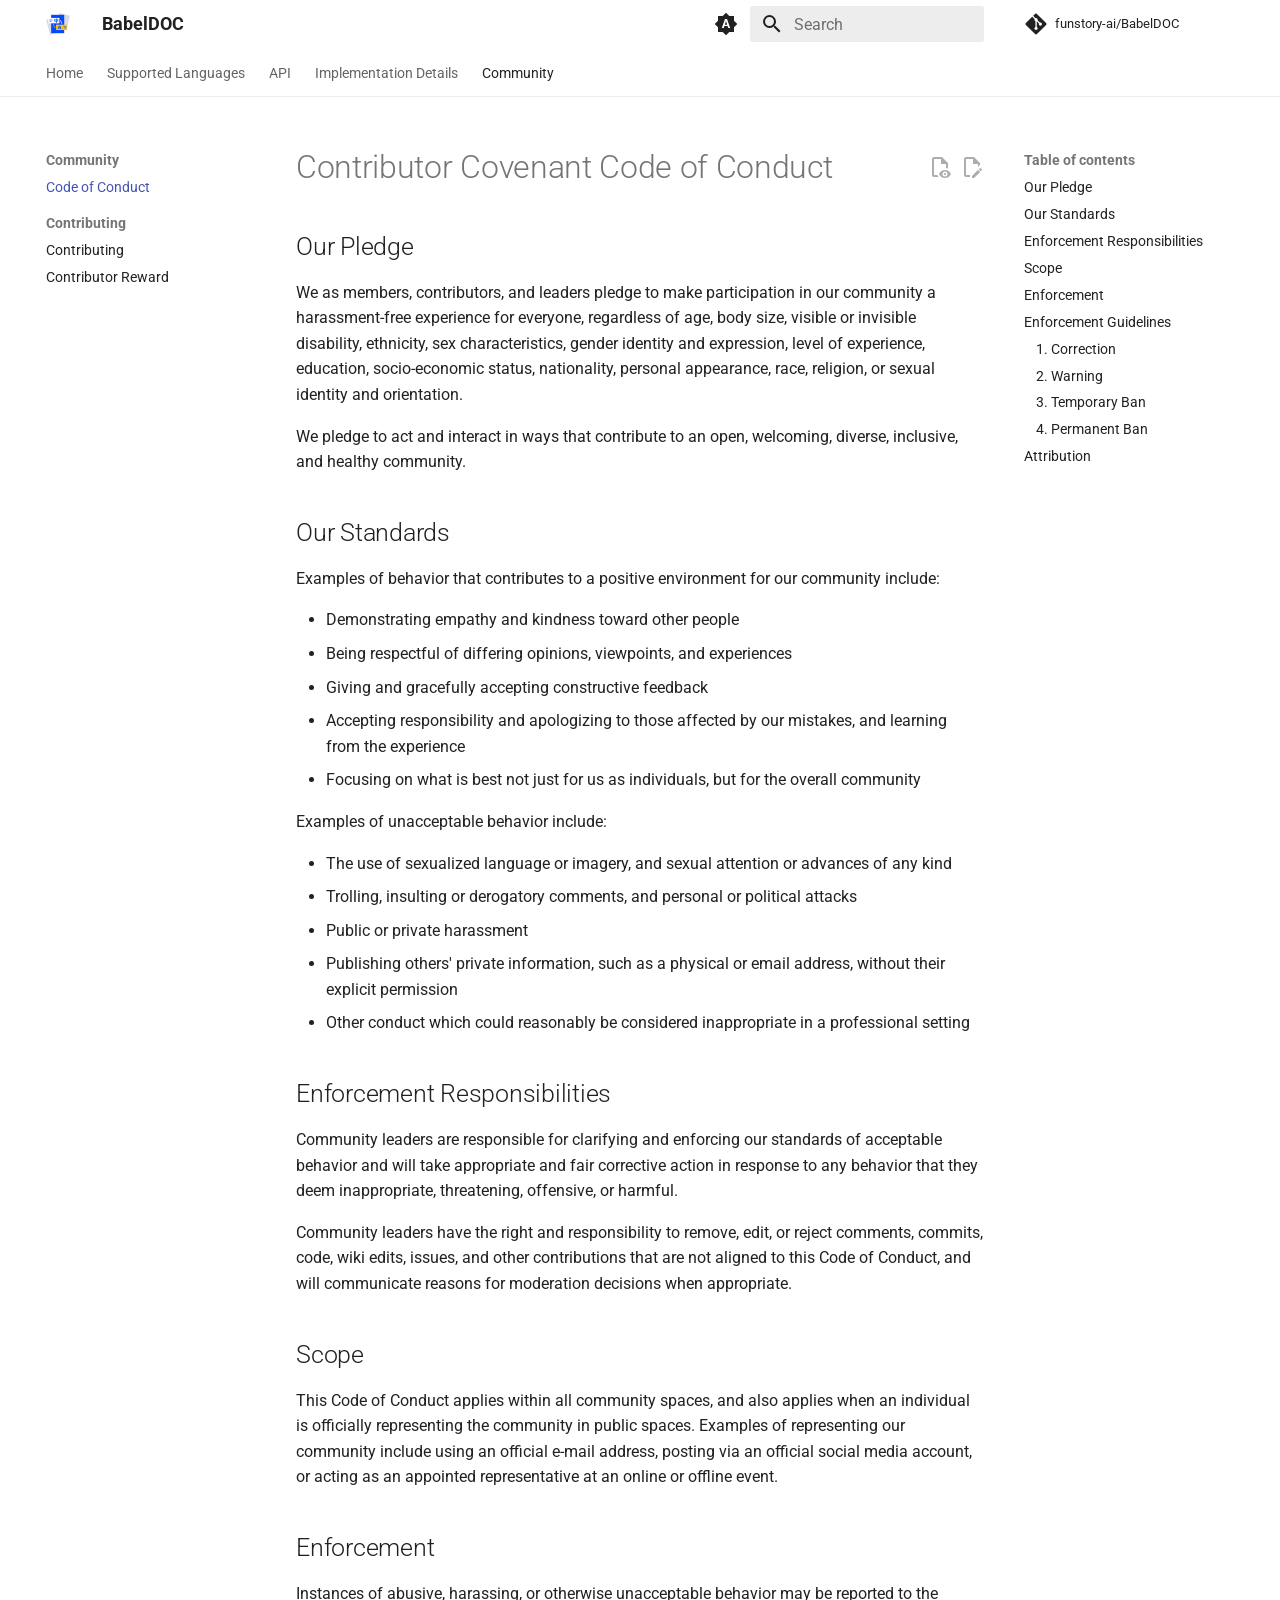
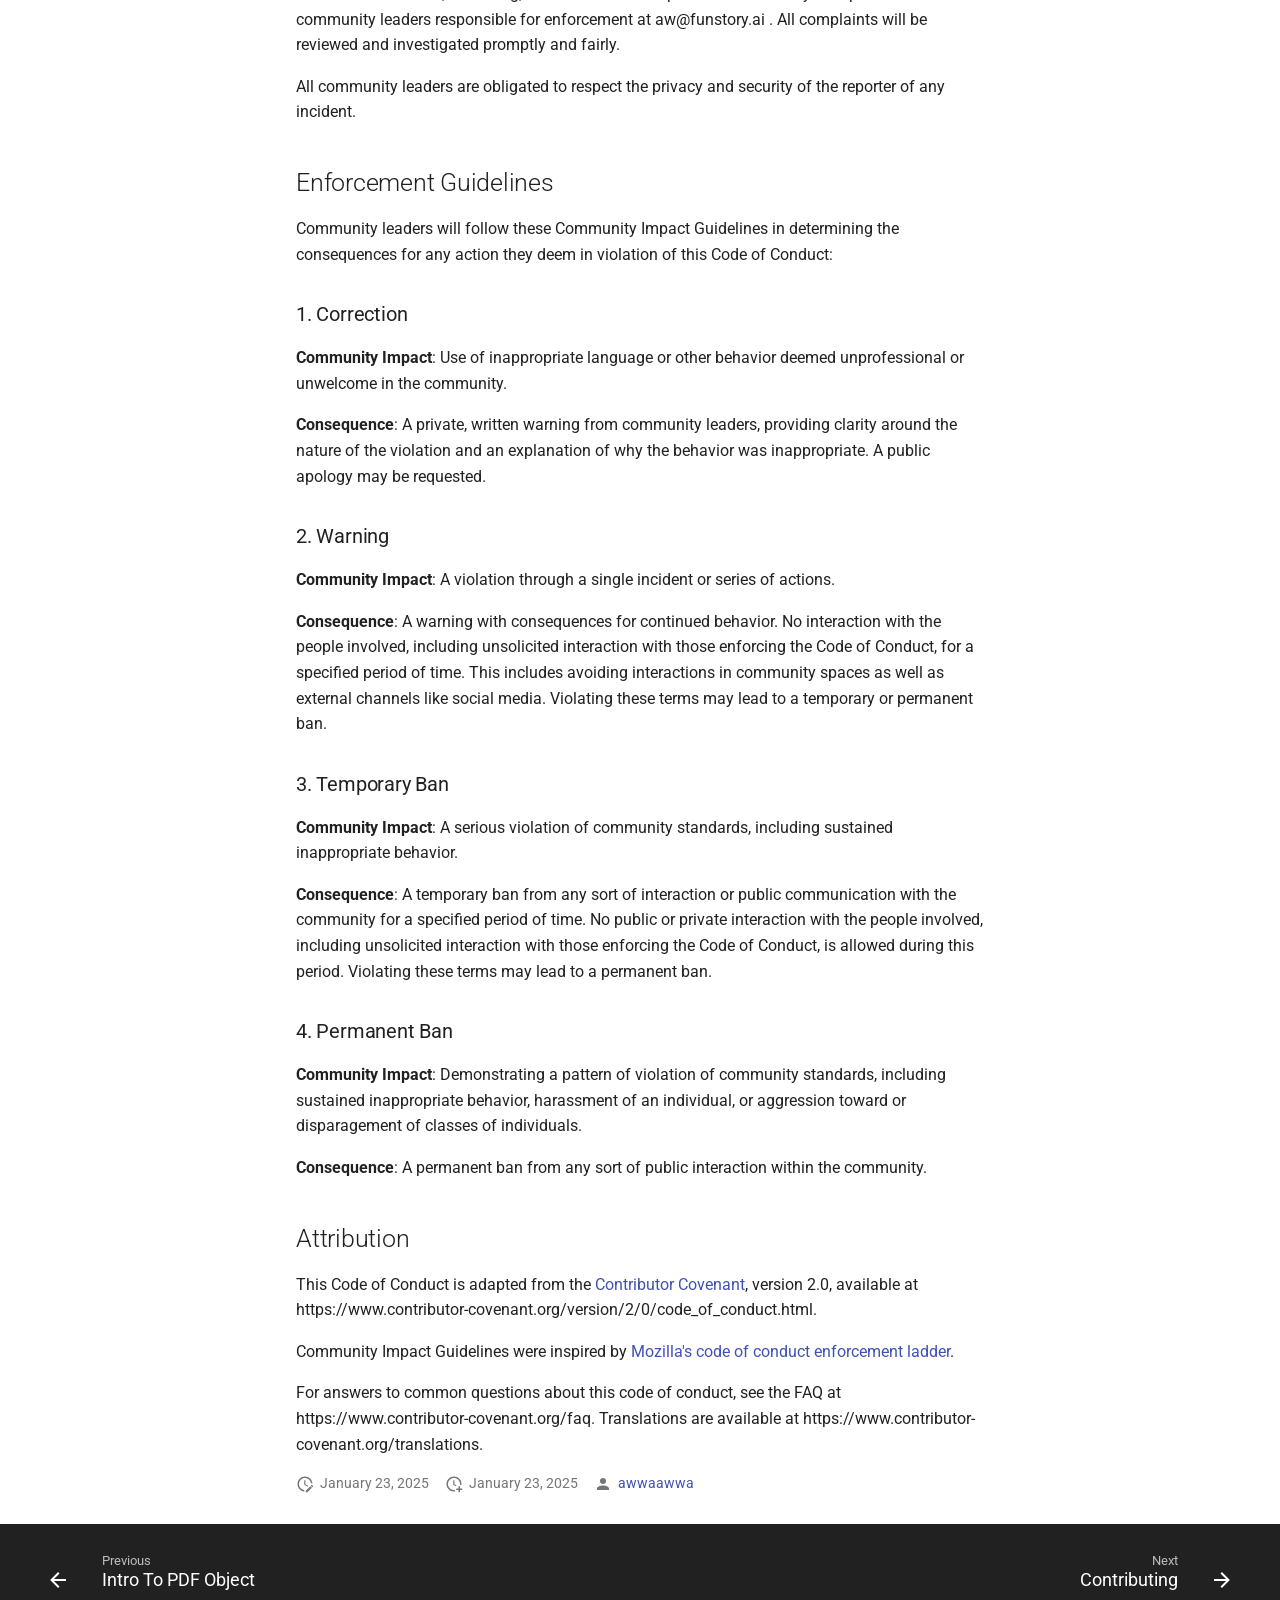
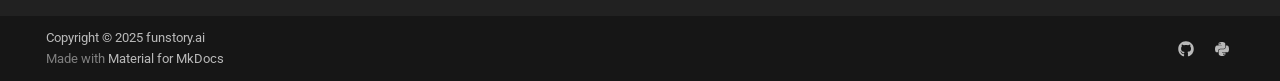
<file: CODE_OF_CONDUCT/index.html>
<!doctype html><html lang=en class=no-js> <head><meta charset=utf-8><meta name=viewport content="width=device-width,initial-scale=1"><meta name=description content="Write your documentation in Markdown and create a professional static site in minutes – searchable, customizable, in 60+ languages, for all devices"><meta name=author content=funstory.ai><link href=https://squidfunk.github.io/mkdocs-material/CODE_OF_CONDUCT/ rel=canonical><link href=../intro-to-pdf-object/ rel=prev><link href=../CONTRIBUTING/ rel=next><link rel=icon href=../images/babeldoc-small-logo-with-transparent-background.svg><meta name=generator content="mkdocs-1.6.1, mkdocs-material-9.7.6"><title>Code of Conduct - BabelDOC</title><link rel=stylesheet href=../assets/stylesheets/main.484c7ddc.min.css><link rel=stylesheet href=../assets/stylesheets/palette.ab4e12ef.min.css><link rel=preconnect href=https://fonts.gstatic.com crossorigin><link rel=stylesheet href="https://fonts.googleapis.com/css?family=Roboto:300,300i,400,400i,700,700i%7CRoboto+Mono:400,400i,700,700i&display=fallback"><style>:root{--md-text-font:"Roboto";--md-code-font:"Roboto Mono"}</style><script>__md_scope=new URL("..",location),__md_hash=e=>[...e].reduce(((e,_)=>(e<<5)-e+_.charCodeAt(0)),0),__md_get=(e,_=localStorage,t=__md_scope)=>JSON.parse(_.getItem(t.pathname+"."+e)),__md_set=(e,_,t=localStorage,a=__md_scope)=>{try{t.setItem(a.pathname+"."+e,JSON.stringify(_))}catch(e){}}</script></head> <body dir=ltr data-md-color-scheme=default data-md-color-primary=indigo data-md-color-accent=indigo> <input class=md-toggle data-md-toggle=drawer type=checkbox id=__drawer autocomplete=off> <input class=md-toggle data-md-toggle=search type=checkbox id=__search autocomplete=off> <label class=md-overlay for=__drawer></label> <div data-md-component=skip> <a href=#contributor-covenant-code-of-conduct class=md-skip> Skip to content </a> </div> <div data-md-component=announce> </div> <header class=md-header data-md-component=header> <nav class="md-header__inner md-grid" aria-label=Header> <a href=.. title=BabelDOC class="md-header__button md-logo" aria-label=BabelDOC data-md-component=logo> <img src=../images/babeldoc-small-logo-with-transparent-background.svg alt=logo> </a> <label class="md-header__button md-icon" for=__drawer> <svg xmlns=http://www.w3.org/2000/svg viewbox="0 0 24 24"><path d="M3 6h18v2H3zm0 5h18v2H3zm0 5h18v2H3z"/></svg> </label> <div class=md-header__title data-md-component=header-title> <div class=md-header__ellipsis> <div class=md-header__topic> <span class=md-ellipsis> BabelDOC </span> </div> <div class=md-header__topic data-md-component=header-topic> <span class=md-ellipsis> Code of Conduct </span> </div> </div> </div> <form class=md-header__option data-md-component=palette> <input class=md-option data-md-color-media=(prefers-color-scheme) data-md-color-scheme=default data-md-color-primary=indigo data-md-color-accent=indigo aria-label="Switch to light mode" type=radio name=__palette id=__palette_0> <label class="md-header__button md-icon" title="Switch to light mode" for=__palette_1 hidden> <svg xmlns=http://www.w3.org/2000/svg viewbox="0 0 24 24"><path d="m14.3 16-.7-2h-3.2l-.7 2H7.8L11 7h2l3.2 9zM20 8.69V4h-4.69L12 .69 8.69 4H4v4.69L.69 12 4 15.31V20h4.69L12 23.31 15.31 20H20v-4.69L23.31 12zm-9.15 3.96h2.3L12 9z"/></svg> </label> <input class=md-option data-md-color-media="(prefers-color-scheme: light)" data-md-color-scheme=default data-md-color-primary=white data-md-color-accent=indigo aria-label="Switch to dark mode" type=radio name=__palette id=__palette_1> <label class="md-header__button md-icon" title="Switch to dark mode" for=__palette_2 hidden> <svg xmlns=http://www.w3.org/2000/svg viewbox="0 0 24 24"><path d="M12 8a4 4 0 0 0-4 4 4 4 0 0 0 4 4 4 4 0 0 0 4-4 4 4 0 0 0-4-4m0 10a6 6 0 0 1-6-6 6 6 0 0 1 6-6 6 6 0 0 1 6 6 6 6 0 0 1-6 6m8-9.31V4h-4.69L12 .69 8.69 4H4v4.69L.69 12 4 15.31V20h4.69L12 23.31 15.31 20H20v-4.69L23.31 12z"/></svg> </label> <input class=md-option data-md-color-media="(prefers-color-scheme: dark)" data-md-color-scheme=slate data-md-color-primary=black data-md-color-accent=indigo aria-label="Switch to system preference" type=radio name=__palette id=__palette_2> <label class="md-header__button md-icon" title="Switch to system preference" for=__palette_0 hidden> <svg xmlns=http://www.w3.org/2000/svg viewbox="0 0 24 24"><path d="M12 18c-.89 0-1.74-.2-2.5-.55C11.56 16.5 13 14.42 13 12s-1.44-4.5-3.5-5.45C10.26 6.2 11.11 6 12 6a6 6 0 0 1 6 6 6 6 0 0 1-6 6m8-9.31V4h-4.69L12 .69 8.69 4H4v4.69L.69 12 4 15.31V20h4.69L12 23.31 15.31 20H20v-4.69L23.31 12z"/></svg> </label> </form> <script>var palette=__md_get("__palette");if(palette&&palette.color){if("(prefers-color-scheme)"===palette.color.media){var media=matchMedia("(prefers-color-scheme: light)"),input=document.querySelector(media.matches?"[data-md-color-media='(prefers-color-scheme: light)']":"[data-md-color-media='(prefers-color-scheme: dark)']");palette.color.media=input.getAttribute("data-md-color-media"),palette.color.scheme=input.getAttribute("data-md-color-scheme"),palette.color.primary=input.getAttribute("data-md-color-primary"),palette.color.accent=input.getAttribute("data-md-color-accent")}for(var[key,value]of Object.entries(palette.color))document.body.setAttribute("data-md-color-"+key,value)}</script> <label class="md-header__button md-icon" for=__search> <svg xmlns=http://www.w3.org/2000/svg viewbox="0 0 24 24"><path d="M9.5 3A6.5 6.5 0 0 1 16 9.5c0 1.61-.59 3.09-1.56 4.23l.27.27h.79l5 5-1.5 1.5-5-5v-.79l-.27-.27A6.52 6.52 0 0 1 9.5 16 6.5 6.5 0 0 1 3 9.5 6.5 6.5 0 0 1 9.5 3m0 2C7 5 5 7 5 9.5S7 14 9.5 14 14 12 14 9.5 12 5 9.5 5"/></svg> </label> <div class=md-search data-md-component=search role=dialog> <label class=md-search__overlay for=__search></label> <div class=md-search__inner role=search> <form class=md-search__form name=search> <input type=text class=md-search__input name=query aria-label=Search placeholder=Search autocapitalize=off autocorrect=off autocomplete=off spellcheck=false data-md-component=search-query required> <label class="md-search__icon md-icon" for=__search> <svg xmlns=http://www.w3.org/2000/svg viewbox="0 0 24 24"><path d="M9.5 3A6.5 6.5 0 0 1 16 9.5c0 1.61-.59 3.09-1.56 4.23l.27.27h.79l5 5-1.5 1.5-5-5v-.79l-.27-.27A6.52 6.52 0 0 1 9.5 16 6.5 6.5 0 0 1 3 9.5 6.5 6.5 0 0 1 9.5 3m0 2C7 5 5 7 5 9.5S7 14 9.5 14 14 12 14 9.5 12 5 9.5 5"/></svg> <svg xmlns=http://www.w3.org/2000/svg viewbox="0 0 24 24"><path d="M20 11v2H8l5.5 5.5-1.42 1.42L4.16 12l7.92-7.92L13.5 5.5 8 11z"/></svg> </label> <nav class=md-search__options aria-label=Search> <a href=javascript:void(0) class="md-search__icon md-icon" title=Share aria-label=Share data-clipboard data-clipboard-text data-md-component=search-share tabindex=-1> <svg xmlns=http://www.w3.org/2000/svg viewbox="0 0 24 24"><path d="M18 16.08c-.76 0-1.44.3-1.96.77L8.91 12.7c.05-.23.09-.46.09-.7s-.04-.47-.09-.7l7.05-4.11c.54.5 1.25.81 2.04.81a3 3 0 0 0 3-3 3 3 0 0 0-3-3 3 3 0 0 0-3 3c0 .24.04.47.09.7L8.04 9.81C7.5 9.31 6.79 9 6 9a3 3 0 0 0-3 3 3 3 0 0 0 3 3c.79 0 1.5-.31 2.04-.81l7.12 4.15c-.05.21-.08.43-.08.66 0 1.61 1.31 2.91 2.92 2.91s2.92-1.3 2.92-2.91A2.92 2.92 0 0 0 18 16.08"/></svg> </a> <button type=reset class="md-search__icon md-icon" title=Clear aria-label=Clear tabindex=-1> <svg xmlns=http://www.w3.org/2000/svg viewbox="0 0 24 24"><path d="M19 6.41 17.59 5 12 10.59 6.41 5 5 6.41 10.59 12 5 17.59 6.41 19 12 13.41 17.59 19 19 17.59 13.41 12z"/></svg> </button> </nav> <div class=md-search__suggest data-md-component=search-suggest></div> </form> <div class=md-search__output> <div class=md-search__scrollwrap tabindex=0 data-md-scrollfix> <div class=md-search-result data-md-component=search-result> <div class=md-search-result__meta> Initializing search </div> <ol class=md-search-result__list role=presentation></ol> </div> </div> </div> </div> </div> <div class=md-header__source> <a href=https://github.com/funstory-ai/BabelDOC title="Go to repository" class=md-source data-md-component=source> <div class="md-source__icon md-icon"> <svg xmlns=http://www.w3.org/2000/svg viewbox="0 0 448 512"><!-- Font Awesome Free 7.1.0 by @fontawesome - https://fontawesome.com License - https://fontawesome.com/license/free (Icons: CC BY 4.0, Fonts: SIL OFL 1.1, Code: MIT License) Copyright 2025 Fonticons, Inc.--><path d="M439.6 236.1 244 40.5c-5.4-5.5-12.8-8.5-20.4-8.5s-15 3-20.4 8.4L162.5 81l51.5 51.5c27.1-9.1 52.7 16.8 43.4 43.7l49.7 49.7c34.2-11.8 61.2 31 35.5 56.7-26.5 26.5-70.2-2.9-56-37.3L240.3 199v121.9c25.3 12.5 22.3 41.8 9.1 55-6.4 6.4-15.2 10.1-24.3 10.1s-17.8-3.6-24.3-10.1c-17.6-17.6-11.1-46.9 11.2-56v-123c-20.8-8.5-24.6-30.7-18.6-45L142.6 101 8.5 235.1C3 240.6 0 247.9 0 255.5s3 15 8.5 20.4l195.6 195.7c5.4 5.4 12.7 8.4 20.4 8.4s15-3 20.4-8.4l194.7-194.7c5.4-5.4 8.4-12.8 8.4-20.4s-3-15-8.4-20.4"/></svg> </div> <div class=md-source__repository> funstory-ai/BabelDOC </div> </a> </div> </nav> </header> <div class=md-container data-md-component=container> <nav class=md-tabs aria-label=Tabs data-md-component=tabs> <div class=md-grid> <ul class=md-tabs__list> <li class=md-tabs__item> <a href=.. class=md-tabs__link> Home </a> </li> <li class=md-tabs__item> <a href=../supported_languages/ class=md-tabs__link> Supported Languages </a> </li> <li class=md-tabs__item> <a href=../ImplementationDetails/AsyncTranslate/AsyncTranslate/ class=md-tabs__link> API </a> </li> <li class=md-tabs__item> <a href=../ImplementationDetails/ class=md-tabs__link> Implementation Details </a> </li> <li class="md-tabs__item md-tabs__item--active"> <a href=./ class=md-tabs__link> Community </a> </li> </ul> </div> </nav> <main class=md-main data-md-component=main> <div class="md-main__inner md-grid"> <div class="md-sidebar md-sidebar--primary" data-md-component=sidebar data-md-type=navigation> <div class=md-sidebar__scrollwrap> <div class=md-sidebar__inner> <nav class="md-nav md-nav--primary md-nav--lifted" aria-label=Navigation data-md-level=0> <label class=md-nav__title for=__drawer> <a href=.. title=BabelDOC class="md-nav__button md-logo" aria-label=BabelDOC data-md-component=logo> <img src=../images/babeldoc-small-logo-with-transparent-background.svg alt=logo> </a> BabelDOC </label> <div class=md-nav__source> <a href=https://github.com/funstory-ai/BabelDOC title="Go to repository" class=md-source data-md-component=source> <div class="md-source__icon md-icon"> <svg xmlns=http://www.w3.org/2000/svg viewbox="0 0 448 512"><!-- Font Awesome Free 7.1.0 by @fontawesome - https://fontawesome.com License - https://fontawesome.com/license/free (Icons: CC BY 4.0, Fonts: SIL OFL 1.1, Code: MIT License) Copyright 2025 Fonticons, Inc.--><path d="M439.6 236.1 244 40.5c-5.4-5.5-12.8-8.5-20.4-8.5s-15 3-20.4 8.4L162.5 81l51.5 51.5c27.1-9.1 52.7 16.8 43.4 43.7l49.7 49.7c34.2-11.8 61.2 31 35.5 56.7-26.5 26.5-70.2-2.9-56-37.3L240.3 199v121.9c25.3 12.5 22.3 41.8 9.1 55-6.4 6.4-15.2 10.1-24.3 10.1s-17.8-3.6-24.3-10.1c-17.6-17.6-11.1-46.9 11.2-56v-123c-20.8-8.5-24.6-30.7-18.6-45L142.6 101 8.5 235.1C3 240.6 0 247.9 0 255.5s3 15 8.5 20.4l195.6 195.7c5.4 5.4 12.7 8.4 20.4 8.4s15-3 20.4-8.4l194.7-194.7c5.4-5.4 8.4-12.8 8.4-20.4s-3-15-8.4-20.4"/></svg> </div> <div class=md-source__repository> funstory-ai/BabelDOC </div> </a> </div> <ul class=md-nav__list data-md-scrollfix> <li class=md-nav__item> <a href=.. class=md-nav__link> <span class=md-ellipsis> Home </span> </a> </li> <li class=md-nav__item> <a href=../supported_languages/ class=md-nav__link> <span class=md-ellipsis> Supported Languages </span> </a> </li> <li class="md-nav__item md-nav__item--nested"> <input class="md-nav__toggle md-toggle " type=checkbox id=__nav_3> <label class=md-nav__link for=__nav_3 id=__nav_3_label tabindex=0> <span class=md-ellipsis> API </span> <span class="md-nav__icon md-icon"></span> </label> <nav class=md-nav data-md-level=1 aria-labelledby=__nav_3_label aria-expanded=false> <label class=md-nav__title for=__nav_3> <span class="md-nav__icon md-icon"></span> API </label> <ul class=md-nav__list data-md-scrollfix> <li class=md-nav__item> <a href=../ImplementationDetails/AsyncTranslate/AsyncTranslate/ class=md-nav__link> <span class=md-ellipsis> Async Translation API </span> </a> </li> </ul> </nav> </li> <li class="md-nav__item md-nav__item--nested"> <input class="md-nav__toggle md-toggle " type=checkbox id=__nav_4> <div class="md-nav__link md-nav__container"> <a href=../ImplementationDetails/ class="md-nav__link "> <span class=md-ellipsis> Implementation Details </span> </a> <label class="md-nav__link " for=__nav_4 id=__nav_4_label tabindex=0> <span class="md-nav__icon md-icon"></span> </label> </div> <nav class=md-nav data-md-level=1 aria-labelledby=__nav_4_label aria-expanded=false> <label class=md-nav__title for=__nav_4> <span class="md-nav__icon md-icon"></span> Implementation Details </label> <ul class=md-nav__list data-md-scrollfix> <li class=md-nav__item> <a href=../ImplementationDetails/PDFParsing/PDFParsing/ class=md-nav__link> <span class=md-ellipsis> PDF Parsing </span> </a> </li> <li class=md-nav__item> <a href=https://github.com/funstory-ai/BabelDOC/blob/main/babeldoc/format/pdf/document_il/midend/layout_parser.py class=md-nav__link> <span class=md-ellipsis> Layout Parser(.py) </span> </a> </li> <li class=md-nav__item> <a href=../ImplementationDetails/ParagraphFinding/ParagraphFinding/ class=md-nav__link> <span class=md-ellipsis> Paragraph Finding </span> </a> </li> <li class=md-nav__item> <a href=../ImplementationDetails/StylesAndFormulas/StylesAndFormulas/ class=md-nav__link> <span class=md-ellipsis> Styles and Formulas </span> </a> </li> <li class=md-nav__item> <a href=../ImplementationDetails/ILTranslator/ILTranslator/ class=md-nav__link> <span class=md-ellipsis> IL Translator </span> </a> </li> <li class=md-nav__item> <a href=../ImplementationDetails/Typesetting/Typesetting/ class=md-nav__link> <span class=md-ellipsis> Typesetting </span> </a> </li> <li class=md-nav__item> <a href=https://github.com/funstory-ai/BabelDOC/blob/main/babeldoc/format/pdf/document_il/utils/fontmap.py class=md-nav__link> <span class=md-ellipsis> Font Mapper(.py) </span> </a> </li> <li class=md-nav__item> <a href=../ImplementationDetails/PDFCreation/PDFCreation/ class=md-nav__link> <span class=md-ellipsis> PDF Creation </span> </a> </li> <li class=md-nav__item> <a href=../intro-to-pdf-object/ class=md-nav__link> <span class=md-ellipsis> Intro To PDF Object </span> </a> </li> </ul> </nav> </li> <li class="md-nav__item md-nav__item--active md-nav__item--section md-nav__item--nested"> <input class="md-nav__toggle md-toggle " type=checkbox id=__nav_5 checked> <label class=md-nav__link for=__nav_5 id=__nav_5_label tabindex> <span class=md-ellipsis> Community </span> <span class="md-nav__icon md-icon"></span> </label> <nav class=md-nav data-md-level=1 aria-labelledby=__nav_5_label aria-expanded=true> <label class=md-nav__title for=__nav_5> <span class="md-nav__icon md-icon"></span> Community </label> <ul class=md-nav__list data-md-scrollfix> <li class="md-nav__item md-nav__item--active"> <input class="md-nav__toggle md-toggle" type=checkbox id=__toc> <label class="md-nav__link md-nav__link--active" for=__toc> <span class=md-ellipsis> Code of Conduct </span> <span class="md-nav__icon md-icon"></span> </label> <a href=./ class="md-nav__link md-nav__link--active"> <span class=md-ellipsis> Code of Conduct </span> </a> <nav class="md-nav md-nav--secondary" aria-label="Table of contents"> <label class=md-nav__title for=__toc> <span class="md-nav__icon md-icon"></span> Table of contents </label> <ul class=md-nav__list data-md-component=toc data-md-scrollfix> <li class=md-nav__item> <a href=#our-pledge class=md-nav__link> <span class=md-ellipsis> Our Pledge </span> </a> </li> <li class=md-nav__item> <a href=#our-standards class=md-nav__link> <span class=md-ellipsis> Our Standards </span> </a> </li> <li class=md-nav__item> <a href=#enforcement-responsibilities class=md-nav__link> <span class=md-ellipsis> Enforcement Responsibilities </span> </a> </li> <li class=md-nav__item> <a href=#scope class=md-nav__link> <span class=md-ellipsis> Scope </span> </a> </li> <li class=md-nav__item> <a href=#enforcement class=md-nav__link> <span class=md-ellipsis> Enforcement </span> </a> </li> <li class=md-nav__item> <a href=#enforcement-guidelines class=md-nav__link> <span class=md-ellipsis> Enforcement Guidelines </span> </a> <nav class=md-nav aria-label="Enforcement Guidelines"> <ul class=md-nav__list> <li class=md-nav__item> <a href=#1-correction class=md-nav__link> <span class=md-ellipsis> 1. Correction </span> </a> </li> <li class=md-nav__item> <a href=#2-warning class=md-nav__link> <span class=md-ellipsis> 2. Warning </span> </a> </li> <li class=md-nav__item> <a href=#3-temporary-ban class=md-nav__link> <span class=md-ellipsis> 3. Temporary Ban </span> </a> </li> <li class=md-nav__item> <a href=#4-permanent-ban class=md-nav__link> <span class=md-ellipsis> 4. Permanent Ban </span> </a> </li> </ul> </nav> </li> <li class=md-nav__item> <a href=#attribution class=md-nav__link> <span class=md-ellipsis> Attribution </span> </a> </li> </ul> </nav> </li> <li class="md-nav__item md-nav__item--section md-nav__item--nested"> <input class="md-nav__toggle md-toggle " type=checkbox id=__nav_5_2> <label class=md-nav__link for=__nav_5_2 id=__nav_5_2_label tabindex> <span class=md-ellipsis> Contributing </span> <span class="md-nav__icon md-icon"></span> </label> <nav class=md-nav data-md-level=2 aria-labelledby=__nav_5_2_label aria-expanded=false> <label class=md-nav__title for=__nav_5_2> <span class="md-nav__icon md-icon"></span> Contributing </label> <ul class=md-nav__list data-md-scrollfix> <li class=md-nav__item> <a href=../CONTRIBUTING/ class=md-nav__link> <span class=md-ellipsis> Contributing </span> </a> </li> <li class=md-nav__item> <a href=../CONTRIBUTOR_REWARD/ class=md-nav__link> <span class=md-ellipsis> Contributor Reward </span> </a> </li> </ul> </nav> </li> </ul> </nav> </li> </ul> </nav> </div> </div> </div> <div class="md-sidebar md-sidebar--secondary" data-md-component=sidebar data-md-type=toc> <div class=md-sidebar__scrollwrap> <div class=md-sidebar__inner> <nav class="md-nav md-nav--secondary" aria-label="Table of contents"> <label class=md-nav__title for=__toc> <span class="md-nav__icon md-icon"></span> Table of contents </label> <ul class=md-nav__list data-md-component=toc data-md-scrollfix> <li class=md-nav__item> <a href=#our-pledge class=md-nav__link> <span class=md-ellipsis> Our Pledge </span> </a> </li> <li class=md-nav__item> <a href=#our-standards class=md-nav__link> <span class=md-ellipsis> Our Standards </span> </a> </li> <li class=md-nav__item> <a href=#enforcement-responsibilities class=md-nav__link> <span class=md-ellipsis> Enforcement Responsibilities </span> </a> </li> <li class=md-nav__item> <a href=#scope class=md-nav__link> <span class=md-ellipsis> Scope </span> </a> </li> <li class=md-nav__item> <a href=#enforcement class=md-nav__link> <span class=md-ellipsis> Enforcement </span> </a> </li> <li class=md-nav__item> <a href=#enforcement-guidelines class=md-nav__link> <span class=md-ellipsis> Enforcement Guidelines </span> </a> <nav class=md-nav aria-label="Enforcement Guidelines"> <ul class=md-nav__list> <li class=md-nav__item> <a href=#1-correction class=md-nav__link> <span class=md-ellipsis> 1. Correction </span> </a> </li> <li class=md-nav__item> <a href=#2-warning class=md-nav__link> <span class=md-ellipsis> 2. Warning </span> </a> </li> <li class=md-nav__item> <a href=#3-temporary-ban class=md-nav__link> <span class=md-ellipsis> 3. Temporary Ban </span> </a> </li> <li class=md-nav__item> <a href=#4-permanent-ban class=md-nav__link> <span class=md-ellipsis> 4. Permanent Ban </span> </a> </li> </ul> </nav> </li> <li class=md-nav__item> <a href=#attribution class=md-nav__link> <span class=md-ellipsis> Attribution </span> </a> </li> </ul> </nav> </div> </div> </div> <div class=md-content data-md-component=content> <article class="md-content__inner md-typeset"> <a href=https://github.com/funstory-ai/BabelDOC/edit/main/docs/CODE_OF_CONDUCT.md title="Edit this page" class="md-content__button md-icon" rel=edit> <svg xmlns=http://www.w3.org/2000/svg viewbox="0 0 24 24"><path d="M10 20H6V4h7v5h5v3.1l2-2V8l-6-6H6c-1.1 0-2 .9-2 2v16c0 1.1.9 2 2 2h4zm10.2-7c.1 0 .3.1.4.2l1.3 1.3c.2.2.2.6 0 .8l-1 1-2.1-2.1 1-1c.1-.1.2-.2.4-.2m0 3.9L14.1 23H12v-2.1l6.1-6.1z"/></svg> </a> <a href=https://github.com/funstory-ai/BabelDOC/raw/main/docs/CODE_OF_CONDUCT.md title="View source of this page" class="md-content__button md-icon"> <svg xmlns=http://www.w3.org/2000/svg viewbox="0 0 24 24"><path d="M17 18c.56 0 1 .44 1 1s-.44 1-1 1-1-.44-1-1 .44-1 1-1m0-3c-2.73 0-5.06 1.66-6 4 .94 2.34 3.27 4 6 4s5.06-1.66 6-4c-.94-2.34-3.27-4-6-4m0 6.5a2.5 2.5 0 0 1-2.5-2.5 2.5 2.5 0 0 1 2.5-2.5 2.5 2.5 0 0 1 2.5 2.5 2.5 2.5 0 0 1-2.5 2.5M9.27 20H6V4h7v5h5v4.07c.7.08 1.36.25 2 .49V8l-6-6H6a2 2 0 0 0-2 2v16a2 2 0 0 0 2 2h4.5a8.2 8.2 0 0 1-1.23-2"/></svg> </a> <h1 id=contributor-covenant-code-of-conduct>Contributor Covenant Code of Conduct</h1> <h2 id=our-pledge>Our Pledge</h2> <p>We as members, contributors, and leaders pledge to make participation in our community a harassment-free experience for everyone, regardless of age, body size, visible or invisible disability, ethnicity, sex characteristics, gender identity and expression, level of experience, education, socio-economic status, nationality, personal appearance, race, religion, or sexual identity and orientation.</p> <p>We pledge to act and interact in ways that contribute to an open, welcoming, diverse, inclusive, and healthy community.</p> <h2 id=our-standards>Our Standards</h2> <p>Examples of behavior that contributes to a positive environment for our community include:</p> <ul> <li>Demonstrating empathy and kindness toward other people</li> <li>Being respectful of differing opinions, viewpoints, and experiences</li> <li>Giving and gracefully accepting constructive feedback</li> <li>Accepting responsibility and apologizing to those affected by our mistakes, and learning from the experience</li> <li>Focusing on what is best not just for us as individuals, but for the overall community</li> </ul> <p>Examples of unacceptable behavior include:</p> <ul> <li>The use of sexualized language or imagery, and sexual attention or advances of any kind</li> <li>Trolling, insulting or derogatory comments, and personal or political attacks</li> <li>Public or private harassment</li> <li>Publishing others' private information, such as a physical or email address, without their explicit permission</li> <li>Other conduct which could reasonably be considered inappropriate in a professional setting</li> </ul> <h2 id=enforcement-responsibilities>Enforcement Responsibilities</h2> <p>Community leaders are responsible for clarifying and enforcing our standards of acceptable behavior and will take appropriate and fair corrective action in response to any behavior that they deem inappropriate, threatening, offensive, or harmful.</p> <p>Community leaders have the right and responsibility to remove, edit, or reject comments, commits, code, wiki edits, issues, and other contributions that are not aligned to this Code of Conduct, and will communicate reasons for moderation decisions when appropriate.</p> <h2 id=scope>Scope</h2> <p>This Code of Conduct applies within all community spaces, and also applies when an individual is officially representing the community in public spaces. Examples of representing our community include using an official e-mail address, posting via an official social media account, or acting as an appointed representative at an online or offline event.</p> <h2 id=enforcement>Enforcement</h2> <p>Instances of abusive, harassing, or otherwise unacceptable behavior may be reported to the community leaders responsible for enforcement at aw@funstory.ai . All complaints will be reviewed and investigated promptly and fairly.</p> <p>All community leaders are obligated to respect the privacy and security of the reporter of any incident.</p> <h2 id=enforcement-guidelines>Enforcement Guidelines</h2> <p>Community leaders will follow these Community Impact Guidelines in determining the consequences for any action they deem in violation of this Code of Conduct:</p> <h3 id=1-correction>1. Correction</h3> <p><strong>Community Impact</strong>: Use of inappropriate language or other behavior deemed unprofessional or unwelcome in the community.</p> <p><strong>Consequence</strong>: A private, written warning from community leaders, providing clarity around the nature of the violation and an explanation of why the behavior was inappropriate. A public apology may be requested.</p> <h3 id=2-warning>2. Warning</h3> <p><strong>Community Impact</strong>: A violation through a single incident or series of actions.</p> <p><strong>Consequence</strong>: A warning with consequences for continued behavior. No interaction with the people involved, including unsolicited interaction with those enforcing the Code of Conduct, for a specified period of time. This includes avoiding interactions in community spaces as well as external channels like social media. Violating these terms may lead to a temporary or permanent ban.</p> <h3 id=3-temporary-ban>3. Temporary Ban</h3> <p><strong>Community Impact</strong>: A serious violation of community standards, including sustained inappropriate behavior.</p> <p><strong>Consequence</strong>: A temporary ban from any sort of interaction or public communication with the community for a specified period of time. No public or private interaction with the people involved, including unsolicited interaction with those enforcing the Code of Conduct, is allowed during this period. Violating these terms may lead to a permanent ban.</p> <h3 id=4-permanent-ban>4. Permanent Ban</h3> <p><strong>Community Impact</strong>: Demonstrating a pattern of violation of community standards, including sustained inappropriate behavior, harassment of an individual, or aggression toward or disparagement of classes of individuals.</p> <p><strong>Consequence</strong>: A permanent ban from any sort of public interaction within the community.</p> <h2 id=attribution>Attribution</h2> <p>This Code of Conduct is adapted from the <a href=https://www.contributor-covenant.org>Contributor Covenant</a>, version 2.0, available at https://www.contributor-covenant.org/version/2/0/code_of_conduct.html.</p> <p>Community Impact Guidelines were inspired by <a href=https://github.com/mozilla/diversity>Mozilla's code of conduct enforcement ladder</a>.</p> <p>For answers to common questions about this code of conduct, see the FAQ at https://www.contributor-covenant.org/faq. Translations are available at https://www.contributor-covenant.org/translations.</p> <aside class=md-source-file> <span class=md-source-file__fact> <span class=md-icon title="Last update"> <svg xmlns=http://www.w3.org/2000/svg viewbox="0 0 24 24"><path d="M21 13.1c-.1 0-.3.1-.4.2l-1 1 2.1 2.1 1-1c.2-.2.2-.6 0-.8l-1.3-1.3c-.1-.1-.2-.2-.4-.2m-1.9 1.8-6.1 6V23h2.1l6.1-6.1zM12.5 7v5.2l4 2.4-1 1L11 13V7zM11 21.9c-5.1-.5-9-4.8-9-9.9C2 6.5 6.5 2 12 2c5.3 0 9.6 4.1 10 9.3-.3-.1-.6-.2-1-.2s-.7.1-1 .2C19.6 7.2 16.2 4 12 4c-4.4 0-8 3.6-8 8 0 4.1 3.1 7.5 7.1 7.9l-.1.2z"/></svg> </span> <span class="git-revision-date-localized-plugin git-revision-date-localized-plugin-date" title="January 23, 2025 08:11:18 UTC">January 23, 2025</span> </span> <span class=md-source-file__fact> <span class=md-icon title=Created> <svg xmlns=http://www.w3.org/2000/svg viewbox="0 0 24 24"><path d="M14.47 15.08 11 13V7h1.5v5.25l3.08 1.83c-.41.28-.79.62-1.11 1m-1.39 4.84c-.36.05-.71.08-1.08.08-4.42 0-8-3.58-8-8s3.58-8 8-8 8 3.58 8 8c0 .37-.03.72-.08 1.08.69.1 1.33.32 1.92.64.1-.56.16-1.13.16-1.72 0-5.5-4.5-10-10-10S2 6.5 2 12s4.47 10 10 10c.59 0 1.16-.06 1.72-.16-.32-.59-.54-1.23-.64-1.92M18 15v3h-3v2h3v3h2v-3h3v-2h-3v-3z"/></svg> </span> <span class="git-revision-date-localized-plugin git-revision-date-localized-plugin-date" title="January 23, 2025 08:11:18 UTC">January 23, 2025</span> </span> <span class=md-source-file__fact> <span class=md-icon title=Contributors> <svg xmlns=http://www.w3.org/2000/svg viewbox="0 0 24 24"><path d="M12 4a4 4 0 0 1 4 4 4 4 0 0 1-4 4 4 4 0 0 1-4-4 4 4 0 0 1 4-4m0 10c4.42 0 8 1.79 8 4v2H4v-2c0-2.21 3.58-4 8-4"/></svg> </span> <nav> <a href=mailto:aw@funstory.ai>awwaawwa</a> </nav> </span> </aside> </article> </div> <script>var target=document.getElementById(location.hash.slice(1));target&&target.name&&(target.checked=target.name.startsWith("__tabbed_"))</script> </div> <button type=button class="md-top md-icon" data-md-component=top hidden> <svg xmlns=http://www.w3.org/2000/svg viewbox="0 0 24 24"><path d="M13 20h-2V8l-5.5 5.5-1.42-1.42L12 4.16l7.92 7.92-1.42 1.42L13 8z"/></svg> Back to top </button> </main> <footer class=md-footer> <nav class="md-footer__inner md-grid" aria-label=Footer> <a href=../intro-to-pdf-object/ class="md-footer__link md-footer__link--prev" aria-label="Previous: Intro To PDF Object"> <div class="md-footer__button md-icon"> <svg xmlns=http://www.w3.org/2000/svg viewbox="0 0 24 24"><path d="M20 11v2H8l5.5 5.5-1.42 1.42L4.16 12l7.92-7.92L13.5 5.5 8 11z"/></svg> </div> <div class=md-footer__title> <span class=md-footer__direction> Previous </span> <div class=md-ellipsis> Intro To PDF Object </div> </div> </a> <a href=../CONTRIBUTING/ class="md-footer__link md-footer__link--next" aria-label="Next: Contributing"> <div class=md-footer__title> <span class=md-footer__direction> Next </span> <div class=md-ellipsis> Contributing </div> </div> <div class="md-footer__button md-icon"> <svg xmlns=http://www.w3.org/2000/svg viewbox="0 0 24 24"><path d="M4 11v2h12l-5.5 5.5 1.42 1.42L19.84 12l-7.92-7.92L10.5 5.5 16 11z"/></svg> </div> </a> </nav> <div class="md-footer-meta md-typeset"> <div class="md-footer-meta__inner md-grid"> <div class=md-copyright> <div class=md-copyright__highlight> Copyright &copy; 2025 funstory.ai </div> Made with <a href=https://squidfunk.github.io/mkdocs-material/ target=_blank rel=noopener> Material for MkDocs </a> </div> <div class=md-social> <a href=https://github.com/funstory-ai/BabelDOC target=_blank rel=noopener title=github.com class=md-social__link> <svg xmlns=http://www.w3.org/2000/svg viewbox="0 0 512 512"><!-- Font Awesome Free 7.1.0 by @fontawesome - https://fontawesome.com License - https://fontawesome.com/license/free (Icons: CC BY 4.0, Fonts: SIL OFL 1.1, Code: MIT License) Copyright 2025 Fonticons, Inc.--><path d="M173.9 397.4c0 2-2.3 3.6-5.2 3.6-3.3.3-5.6-1.3-5.6-3.6 0-2 2.3-3.6 5.2-3.6 3-.3 5.6 1.3 5.6 3.6m-31.1-4.5c-.7 2 1.3 4.3 4.3 4.9 2.6 1 5.6 0 6.2-2s-1.3-4.3-4.3-5.2c-2.6-.7-5.5.3-6.2 2.3m44.2-1.7c-2.9.7-4.9 2.6-4.6 4.9.3 2 2.9 3.3 5.9 2.6 2.9-.7 4.9-2.6 4.6-4.6-.3-1.9-3-3.2-5.9-2.9M252.8 8C114.1 8 8 113.3 8 252c0 110.9 69.8 205.8 169.5 239.2 12.8 2.3 17.3-5.6 17.3-12.1 0-6.2-.3-40.4-.3-61.4 0 0-70 15-84.7-29.8 0 0-11.4-29.1-27.8-36.6 0 0-22.9-15.7 1.6-15.4 0 0 24.9 2 38.6 25.8 21.9 38.6 58.6 27.5 72.9 20.9 2.3-16 8.8-27.1 16-33.7-55.9-6.2-112.3-14.3-112.3-110.5 0-27.5 7.6-41.3 23.6-58.9-2.6-6.5-11.1-33.3 2.6-67.9 20.9-6.5 69 27 69 27 20-5.6 41.5-8.5 62.8-8.5s42.8 2.9 62.8 8.5c0 0 48.1-33.6 69-27 13.7 34.7 5.2 61.4 2.6 67.9 16 17.7 25.8 31.5 25.8 58.9 0 96.5-58.9 104.2-114.8 110.5 9.2 7.9 17 22.9 17 46.4 0 33.7-.3 75.4-.3 83.6 0 6.5 4.6 14.4 17.3 12.1C436.2 457.8 504 362.9 504 252 504 113.3 391.5 8 252.8 8M105.2 352.9c-1.3 1-1 3.3.7 5.2 1.6 1.6 3.9 2.3 5.2 1 1.3-1 1-3.3-.7-5.2-1.6-1.6-3.9-2.3-5.2-1m-10.8-8.1c-.7 1.3.3 2.9 2.3 3.9 1.6 1 3.6.7 4.3-.7.7-1.3-.3-2.9-2.3-3.9-2-.6-3.6-.3-4.3.7m32.4 35.6c-1.6 1.3-1 4.3 1.3 6.2 2.3 2.3 5.2 2.6 6.5 1 1.3-1.3.7-4.3-1.3-6.2-2.2-2.3-5.2-2.6-6.5-1m-11.4-14.7c-1.6 1-1.6 3.6 0 5.9s4.3 3.3 5.6 2.3c1.6-1.3 1.6-3.9 0-6.2-1.4-2.3-4-3.3-5.6-2"/></svg> </a> <a href=https://pypi.org/project/BabelDOC/ target=_blank rel=noopener title=pypi.org class=md-social__link> <svg xmlns=http://www.w3.org/2000/svg viewbox="0 0 448 512"><!-- Font Awesome Free 7.1.0 by @fontawesome - https://fontawesome.com License - https://fontawesome.com/license/free (Icons: CC BY 4.0, Fonts: SIL OFL 1.1, Code: MIT License) Copyright 2025 Fonticons, Inc.--><path d="M439.8 200.5c-7.7-30.9-22.3-54.2-53.4-54.2h-40.1v47.4c0 36.8-31.2 67.8-66.8 67.8H172.7c-29.2 0-53.4 25-53.4 54.3v101.8c0 29 25.2 46 53.4 54.3 33.8 9.9 66.3 11.7 106.8 0 26.9-7.8 53.4-23.5 53.4-54.3v-40.7H226.2v-13.6h160.2c31.1 0 42.6-21.7 53.4-54.2 11.2-33.5 10.7-65.7 0-108.6M286.2 444.7a20.4 20.4 0 1 1 0-40.7 20.4 20.4 0 1 1 0 40.7M167.8 248.1h106.8c29.7 0 53.4-24.5 53.4-54.3V91.9c0-29-24.4-50.7-53.4-55.6-35.8-5.9-74.7-5.6-106.8.1-45.2 8-53.4 24.7-53.4 55.6v40.7h106.9v13.6h-147c-31.1 0-58.3 18.7-66.8 54.2-9.8 40.7-10.2 66.1 0 108.6 7.6 31.6 25.7 54.2 56.8 54.2H101v-48.8c0-35.3 30.5-66.4 66.8-66.4m-6.6-183.4a20.4 20.4 0 1 1 0 40.8 20.4 20.4 0 1 1 0-40.8"/></svg> </a> </div> </div> </div> </footer> </div> <div class=md-dialog data-md-component=dialog> <div class="md-dialog__inner md-typeset"></div> </div> <script id=__config type=application/json>{"annotate": null, "base": "..", "features": ["announce.dismiss", "content.action.edit", "content.action.view", "content.code.annotate", "content.code.copy", "content.code.select", "content.tooltips", "navigation.footer", "navigation.indexes", "navigation.sections", "navigation.tabs", "navigation.top", "navigation.tracking", "search.highlight", "search.share", "search.suggest", "toc.follow"], "search": "../assets/javascripts/workers/search.2c215733.min.js", "tags": null, "translations": {"clipboard.copied": "Copied to clipboard", "clipboard.copy": "Copy to clipboard", "search.result.more.one": "1 more on this page", "search.result.more.other": "# more on this page", "search.result.none": "No matching documents", "search.result.one": "1 matching document", "search.result.other": "# matching documents", "search.result.placeholder": "Type to start searching", "search.result.term.missing": "Missing", "select.version": "Select version"}, "version": null}</script> <script src=../assets/javascripts/bundle.79ae519e.min.js></script> </body> </html>
</file>
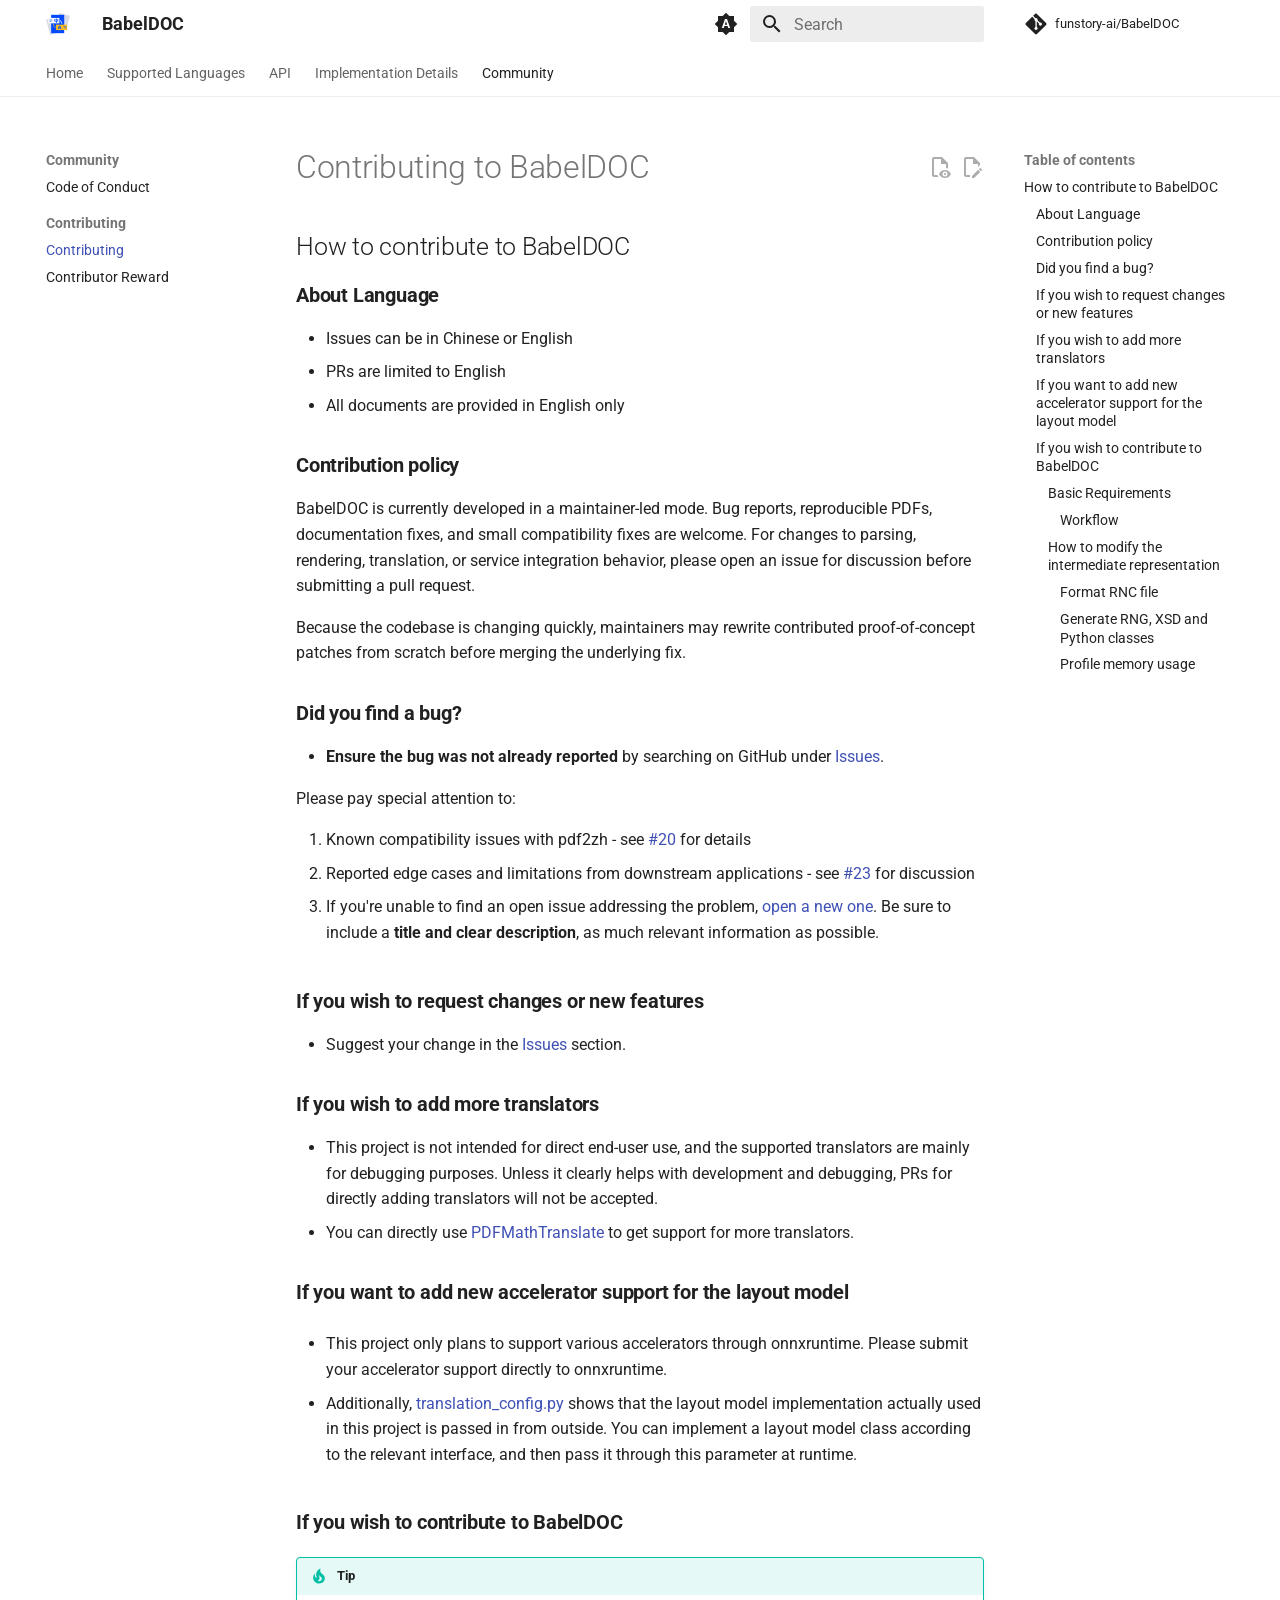
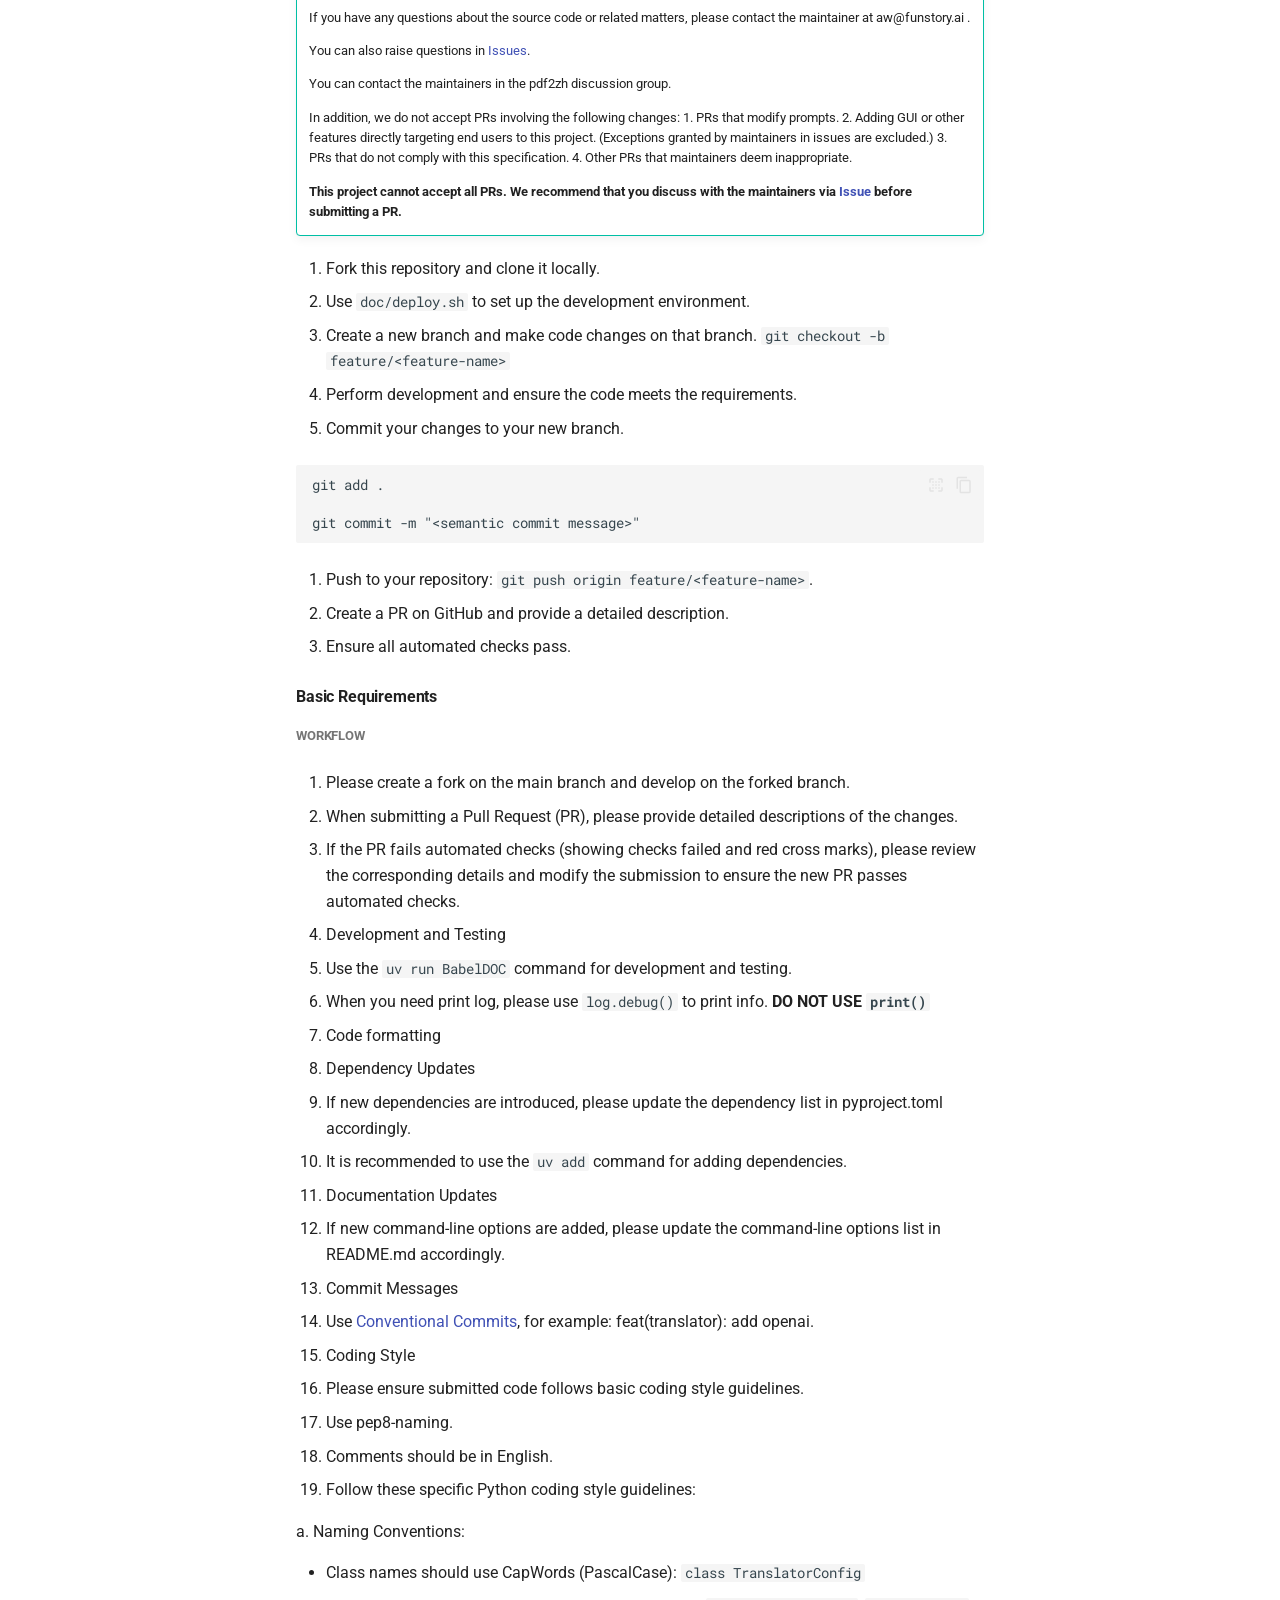
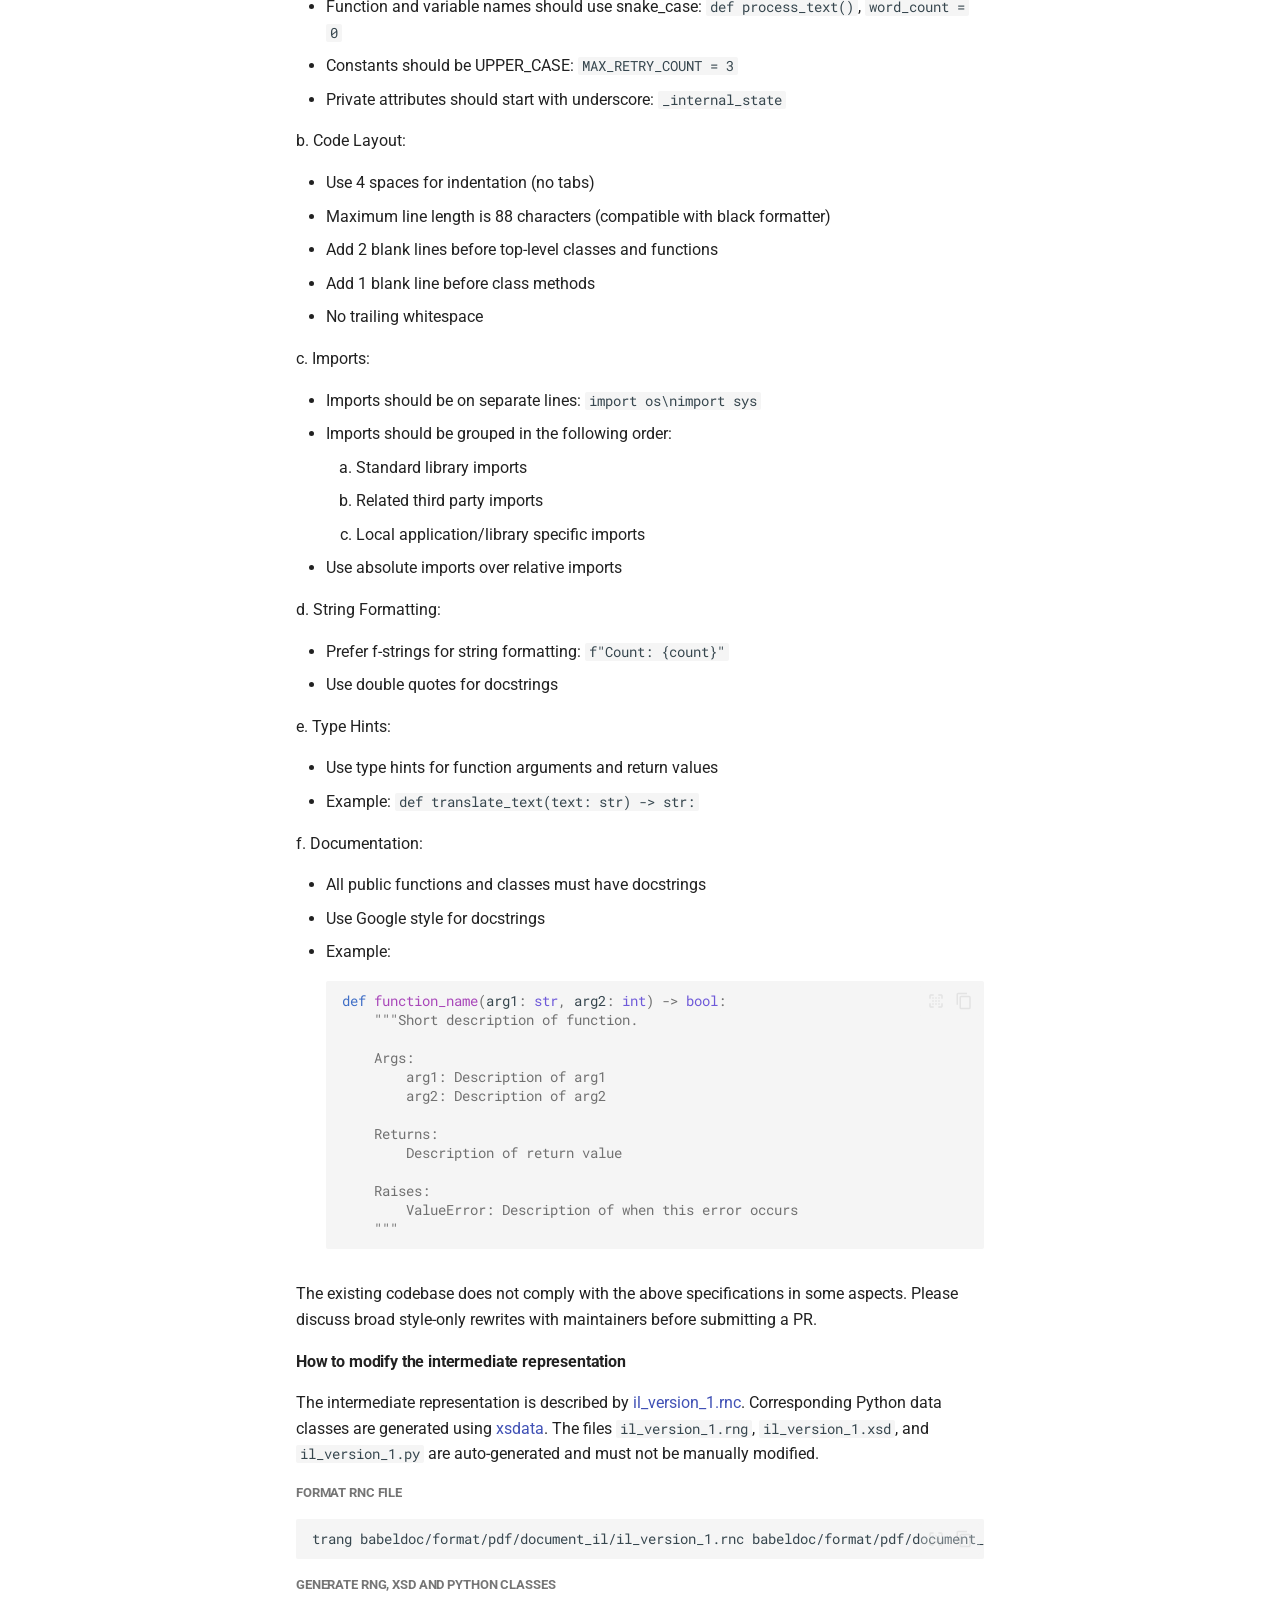
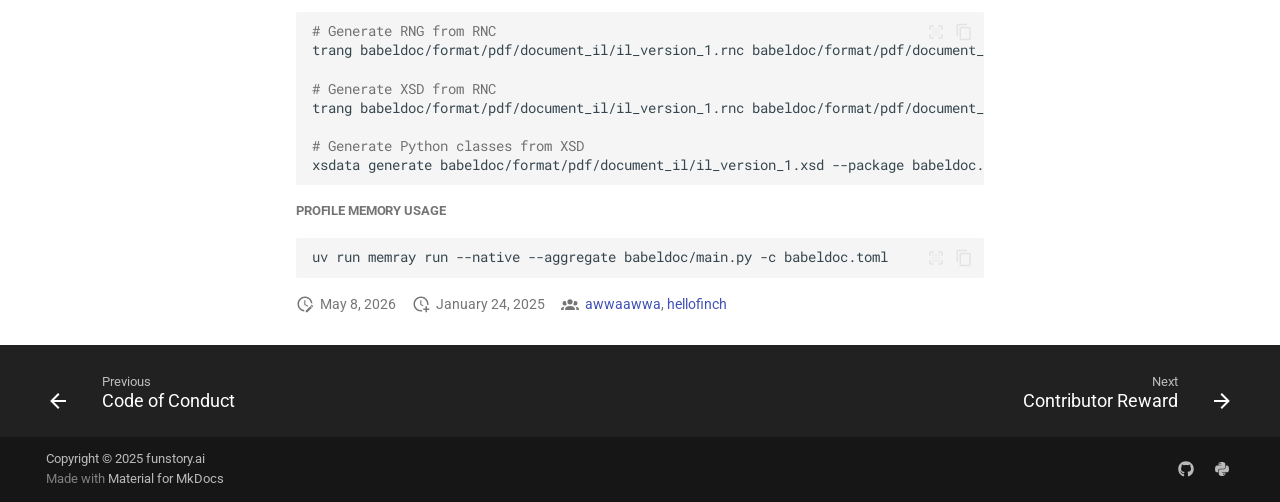
<file: CONTRIBUTING/index.html>
<!doctype html><html lang=en class=no-js> <head><meta charset=utf-8><meta name=viewport content="width=device-width,initial-scale=1"><meta name=description content="Write your documentation in Markdown and create a professional static site in minutes – searchable, customizable, in 60+ languages, for all devices"><meta name=author content=funstory.ai><link href=https://squidfunk.github.io/mkdocs-material/CONTRIBUTING/ rel=canonical><link href=../CODE_OF_CONDUCT/ rel=prev><link href=../CONTRIBUTOR_REWARD/ rel=next><link rel=icon href=../images/babeldoc-small-logo-with-transparent-background.svg><meta name=generator content="mkdocs-1.6.1, mkdocs-material-9.7.6"><title>Contributing - BabelDOC</title><link rel=stylesheet href=../assets/stylesheets/main.484c7ddc.min.css><link rel=stylesheet href=../assets/stylesheets/palette.ab4e12ef.min.css><link rel=preconnect href=https://fonts.gstatic.com crossorigin><link rel=stylesheet href="https://fonts.googleapis.com/css?family=Roboto:300,300i,400,400i,700,700i%7CRoboto+Mono:400,400i,700,700i&display=fallback"><style>:root{--md-text-font:"Roboto";--md-code-font:"Roboto Mono"}</style><script>__md_scope=new URL("..",location),__md_hash=e=>[...e].reduce(((e,_)=>(e<<5)-e+_.charCodeAt(0)),0),__md_get=(e,_=localStorage,t=__md_scope)=>JSON.parse(_.getItem(t.pathname+"."+e)),__md_set=(e,_,t=localStorage,a=__md_scope)=>{try{t.setItem(a.pathname+"."+e,JSON.stringify(_))}catch(e){}}</script></head> <body dir=ltr data-md-color-scheme=default data-md-color-primary=indigo data-md-color-accent=indigo> <input class=md-toggle data-md-toggle=drawer type=checkbox id=__drawer autocomplete=off> <input class=md-toggle data-md-toggle=search type=checkbox id=__search autocomplete=off> <label class=md-overlay for=__drawer></label> <div data-md-component=skip> <a href=#contributing-to-babeldoc class=md-skip> Skip to content </a> </div> <div data-md-component=announce> </div> <header class=md-header data-md-component=header> <nav class="md-header__inner md-grid" aria-label=Header> <a href=.. title=BabelDOC class="md-header__button md-logo" aria-label=BabelDOC data-md-component=logo> <img src=../images/babeldoc-small-logo-with-transparent-background.svg alt=logo> </a> <label class="md-header__button md-icon" for=__drawer> <svg xmlns=http://www.w3.org/2000/svg viewbox="0 0 24 24"><path d="M3 6h18v2H3zm0 5h18v2H3zm0 5h18v2H3z"/></svg> </label> <div class=md-header__title data-md-component=header-title> <div class=md-header__ellipsis> <div class=md-header__topic> <span class=md-ellipsis> BabelDOC </span> </div> <div class=md-header__topic data-md-component=header-topic> <span class=md-ellipsis> Contributing </span> </div> </div> </div> <form class=md-header__option data-md-component=palette> <input class=md-option data-md-color-media=(prefers-color-scheme) data-md-color-scheme=default data-md-color-primary=indigo data-md-color-accent=indigo aria-label="Switch to light mode" type=radio name=__palette id=__palette_0> <label class="md-header__button md-icon" title="Switch to light mode" for=__palette_1 hidden> <svg xmlns=http://www.w3.org/2000/svg viewbox="0 0 24 24"><path d="m14.3 16-.7-2h-3.2l-.7 2H7.8L11 7h2l3.2 9zM20 8.69V4h-4.69L12 .69 8.69 4H4v4.69L.69 12 4 15.31V20h4.69L12 23.31 15.31 20H20v-4.69L23.31 12zm-9.15 3.96h2.3L12 9z"/></svg> </label> <input class=md-option data-md-color-media="(prefers-color-scheme: light)" data-md-color-scheme=default data-md-color-primary=white data-md-color-accent=indigo aria-label="Switch to dark mode" type=radio name=__palette id=__palette_1> <label class="md-header__button md-icon" title="Switch to dark mode" for=__palette_2 hidden> <svg xmlns=http://www.w3.org/2000/svg viewbox="0 0 24 24"><path d="M12 8a4 4 0 0 0-4 4 4 4 0 0 0 4 4 4 4 0 0 0 4-4 4 4 0 0 0-4-4m0 10a6 6 0 0 1-6-6 6 6 0 0 1 6-6 6 6 0 0 1 6 6 6 6 0 0 1-6 6m8-9.31V4h-4.69L12 .69 8.69 4H4v4.69L.69 12 4 15.31V20h4.69L12 23.31 15.31 20H20v-4.69L23.31 12z"/></svg> </label> <input class=md-option data-md-color-media="(prefers-color-scheme: dark)" data-md-color-scheme=slate data-md-color-primary=black data-md-color-accent=indigo aria-label="Switch to system preference" type=radio name=__palette id=__palette_2> <label class="md-header__button md-icon" title="Switch to system preference" for=__palette_0 hidden> <svg xmlns=http://www.w3.org/2000/svg viewbox="0 0 24 24"><path d="M12 18c-.89 0-1.74-.2-2.5-.55C11.56 16.5 13 14.42 13 12s-1.44-4.5-3.5-5.45C10.26 6.2 11.11 6 12 6a6 6 0 0 1 6 6 6 6 0 0 1-6 6m8-9.31V4h-4.69L12 .69 8.69 4H4v4.69L.69 12 4 15.31V20h4.69L12 23.31 15.31 20H20v-4.69L23.31 12z"/></svg> </label> </form> <script>var palette=__md_get("__palette");if(palette&&palette.color){if("(prefers-color-scheme)"===palette.color.media){var media=matchMedia("(prefers-color-scheme: light)"),input=document.querySelector(media.matches?"[data-md-color-media='(prefers-color-scheme: light)']":"[data-md-color-media='(prefers-color-scheme: dark)']");palette.color.media=input.getAttribute("data-md-color-media"),palette.color.scheme=input.getAttribute("data-md-color-scheme"),palette.color.primary=input.getAttribute("data-md-color-primary"),palette.color.accent=input.getAttribute("data-md-color-accent")}for(var[key,value]of Object.entries(palette.color))document.body.setAttribute("data-md-color-"+key,value)}</script> <label class="md-header__button md-icon" for=__search> <svg xmlns=http://www.w3.org/2000/svg viewbox="0 0 24 24"><path d="M9.5 3A6.5 6.5 0 0 1 16 9.5c0 1.61-.59 3.09-1.56 4.23l.27.27h.79l5 5-1.5 1.5-5-5v-.79l-.27-.27A6.52 6.52 0 0 1 9.5 16 6.5 6.5 0 0 1 3 9.5 6.5 6.5 0 0 1 9.5 3m0 2C7 5 5 7 5 9.5S7 14 9.5 14 14 12 14 9.5 12 5 9.5 5"/></svg> </label> <div class=md-search data-md-component=search role=dialog> <label class=md-search__overlay for=__search></label> <div class=md-search__inner role=search> <form class=md-search__form name=search> <input type=text class=md-search__input name=query aria-label=Search placeholder=Search autocapitalize=off autocorrect=off autocomplete=off spellcheck=false data-md-component=search-query required> <label class="md-search__icon md-icon" for=__search> <svg xmlns=http://www.w3.org/2000/svg viewbox="0 0 24 24"><path d="M9.5 3A6.5 6.5 0 0 1 16 9.5c0 1.61-.59 3.09-1.56 4.23l.27.27h.79l5 5-1.5 1.5-5-5v-.79l-.27-.27A6.52 6.52 0 0 1 9.5 16 6.5 6.5 0 0 1 3 9.5 6.5 6.5 0 0 1 9.5 3m0 2C7 5 5 7 5 9.5S7 14 9.5 14 14 12 14 9.5 12 5 9.5 5"/></svg> <svg xmlns=http://www.w3.org/2000/svg viewbox="0 0 24 24"><path d="M20 11v2H8l5.5 5.5-1.42 1.42L4.16 12l7.92-7.92L13.5 5.5 8 11z"/></svg> </label> <nav class=md-search__options aria-label=Search> <a href=javascript:void(0) class="md-search__icon md-icon" title=Share aria-label=Share data-clipboard data-clipboard-text data-md-component=search-share tabindex=-1> <svg xmlns=http://www.w3.org/2000/svg viewbox="0 0 24 24"><path d="M18 16.08c-.76 0-1.44.3-1.96.77L8.91 12.7c.05-.23.09-.46.09-.7s-.04-.47-.09-.7l7.05-4.11c.54.5 1.25.81 2.04.81a3 3 0 0 0 3-3 3 3 0 0 0-3-3 3 3 0 0 0-3 3c0 .24.04.47.09.7L8.04 9.81C7.5 9.31 6.79 9 6 9a3 3 0 0 0-3 3 3 3 0 0 0 3 3c.79 0 1.5-.31 2.04-.81l7.12 4.15c-.05.21-.08.43-.08.66 0 1.61 1.31 2.91 2.92 2.91s2.92-1.3 2.92-2.91A2.92 2.92 0 0 0 18 16.08"/></svg> </a> <button type=reset class="md-search__icon md-icon" title=Clear aria-label=Clear tabindex=-1> <svg xmlns=http://www.w3.org/2000/svg viewbox="0 0 24 24"><path d="M19 6.41 17.59 5 12 10.59 6.41 5 5 6.41 10.59 12 5 17.59 6.41 19 12 13.41 17.59 19 19 17.59 13.41 12z"/></svg> </button> </nav> <div class=md-search__suggest data-md-component=search-suggest></div> </form> <div class=md-search__output> <div class=md-search__scrollwrap tabindex=0 data-md-scrollfix> <div class=md-search-result data-md-component=search-result> <div class=md-search-result__meta> Initializing search </div> <ol class=md-search-result__list role=presentation></ol> </div> </div> </div> </div> </div> <div class=md-header__source> <a href=https://github.com/funstory-ai/BabelDOC title="Go to repository" class=md-source data-md-component=source> <div class="md-source__icon md-icon"> <svg xmlns=http://www.w3.org/2000/svg viewbox="0 0 448 512"><!-- Font Awesome Free 7.1.0 by @fontawesome - https://fontawesome.com License - https://fontawesome.com/license/free (Icons: CC BY 4.0, Fonts: SIL OFL 1.1, Code: MIT License) Copyright 2025 Fonticons, Inc.--><path d="M439.6 236.1 244 40.5c-5.4-5.5-12.8-8.5-20.4-8.5s-15 3-20.4 8.4L162.5 81l51.5 51.5c27.1-9.1 52.7 16.8 43.4 43.7l49.7 49.7c34.2-11.8 61.2 31 35.5 56.7-26.5 26.5-70.2-2.9-56-37.3L240.3 199v121.9c25.3 12.5 22.3 41.8 9.1 55-6.4 6.4-15.2 10.1-24.3 10.1s-17.8-3.6-24.3-10.1c-17.6-17.6-11.1-46.9 11.2-56v-123c-20.8-8.5-24.6-30.7-18.6-45L142.6 101 8.5 235.1C3 240.6 0 247.9 0 255.5s3 15 8.5 20.4l195.6 195.7c5.4 5.4 12.7 8.4 20.4 8.4s15-3 20.4-8.4l194.7-194.7c5.4-5.4 8.4-12.8 8.4-20.4s-3-15-8.4-20.4"/></svg> </div> <div class=md-source__repository> funstory-ai/BabelDOC </div> </a> </div> </nav> </header> <div class=md-container data-md-component=container> <nav class=md-tabs aria-label=Tabs data-md-component=tabs> <div class=md-grid> <ul class=md-tabs__list> <li class=md-tabs__item> <a href=.. class=md-tabs__link> Home </a> </li> <li class=md-tabs__item> <a href=../supported_languages/ class=md-tabs__link> Supported Languages </a> </li> <li class=md-tabs__item> <a href=../ImplementationDetails/AsyncTranslate/AsyncTranslate/ class=md-tabs__link> API </a> </li> <li class=md-tabs__item> <a href=../ImplementationDetails/ class=md-tabs__link> Implementation Details </a> </li> <li class="md-tabs__item md-tabs__item--active"> <a href=../CODE_OF_CONDUCT/ class=md-tabs__link> Community </a> </li> </ul> </div> </nav> <main class=md-main data-md-component=main> <div class="md-main__inner md-grid"> <div class="md-sidebar md-sidebar--primary" data-md-component=sidebar data-md-type=navigation> <div class=md-sidebar__scrollwrap> <div class=md-sidebar__inner> <nav class="md-nav md-nav--primary md-nav--lifted" aria-label=Navigation data-md-level=0> <label class=md-nav__title for=__drawer> <a href=.. title=BabelDOC class="md-nav__button md-logo" aria-label=BabelDOC data-md-component=logo> <img src=../images/babeldoc-small-logo-with-transparent-background.svg alt=logo> </a> BabelDOC </label> <div class=md-nav__source> <a href=https://github.com/funstory-ai/BabelDOC title="Go to repository" class=md-source data-md-component=source> <div class="md-source__icon md-icon"> <svg xmlns=http://www.w3.org/2000/svg viewbox="0 0 448 512"><!-- Font Awesome Free 7.1.0 by @fontawesome - https://fontawesome.com License - https://fontawesome.com/license/free (Icons: CC BY 4.0, Fonts: SIL OFL 1.1, Code: MIT License) Copyright 2025 Fonticons, Inc.--><path d="M439.6 236.1 244 40.5c-5.4-5.5-12.8-8.5-20.4-8.5s-15 3-20.4 8.4L162.5 81l51.5 51.5c27.1-9.1 52.7 16.8 43.4 43.7l49.7 49.7c34.2-11.8 61.2 31 35.5 56.7-26.5 26.5-70.2-2.9-56-37.3L240.3 199v121.9c25.3 12.5 22.3 41.8 9.1 55-6.4 6.4-15.2 10.1-24.3 10.1s-17.8-3.6-24.3-10.1c-17.6-17.6-11.1-46.9 11.2-56v-123c-20.8-8.5-24.6-30.7-18.6-45L142.6 101 8.5 235.1C3 240.6 0 247.9 0 255.5s3 15 8.5 20.4l195.6 195.7c5.4 5.4 12.7 8.4 20.4 8.4s15-3 20.4-8.4l194.7-194.7c5.4-5.4 8.4-12.8 8.4-20.4s-3-15-8.4-20.4"/></svg> </div> <div class=md-source__repository> funstory-ai/BabelDOC </div> </a> </div> <ul class=md-nav__list data-md-scrollfix> <li class=md-nav__item> <a href=.. class=md-nav__link> <span class=md-ellipsis> Home </span> </a> </li> <li class=md-nav__item> <a href=../supported_languages/ class=md-nav__link> <span class=md-ellipsis> Supported Languages </span> </a> </li> <li class="md-nav__item md-nav__item--nested"> <input class="md-nav__toggle md-toggle " type=checkbox id=__nav_3> <label class=md-nav__link for=__nav_3 id=__nav_3_label tabindex=0> <span class=md-ellipsis> API </span> <span class="md-nav__icon md-icon"></span> </label> <nav class=md-nav data-md-level=1 aria-labelledby=__nav_3_label aria-expanded=false> <label class=md-nav__title for=__nav_3> <span class="md-nav__icon md-icon"></span> API </label> <ul class=md-nav__list data-md-scrollfix> <li class=md-nav__item> <a href=../ImplementationDetails/AsyncTranslate/AsyncTranslate/ class=md-nav__link> <span class=md-ellipsis> Async Translation API </span> </a> </li> </ul> </nav> </li> <li class="md-nav__item md-nav__item--nested"> <input class="md-nav__toggle md-toggle " type=checkbox id=__nav_4> <div class="md-nav__link md-nav__container"> <a href=../ImplementationDetails/ class="md-nav__link "> <span class=md-ellipsis> Implementation Details </span> </a> <label class="md-nav__link " for=__nav_4 id=__nav_4_label tabindex=0> <span class="md-nav__icon md-icon"></span> </label> </div> <nav class=md-nav data-md-level=1 aria-labelledby=__nav_4_label aria-expanded=false> <label class=md-nav__title for=__nav_4> <span class="md-nav__icon md-icon"></span> Implementation Details </label> <ul class=md-nav__list data-md-scrollfix> <li class=md-nav__item> <a href=../ImplementationDetails/PDFParsing/PDFParsing/ class=md-nav__link> <span class=md-ellipsis> PDF Parsing </span> </a> </li> <li class=md-nav__item> <a href=https://github.com/funstory-ai/BabelDOC/blob/main/babeldoc/format/pdf/document_il/midend/layout_parser.py class=md-nav__link> <span class=md-ellipsis> Layout Parser(.py) </span> </a> </li> <li class=md-nav__item> <a href=../ImplementationDetails/ParagraphFinding/ParagraphFinding/ class=md-nav__link> <span class=md-ellipsis> Paragraph Finding </span> </a> </li> <li class=md-nav__item> <a href=../ImplementationDetails/StylesAndFormulas/StylesAndFormulas/ class=md-nav__link> <span class=md-ellipsis> Styles and Formulas </span> </a> </li> <li class=md-nav__item> <a href=../ImplementationDetails/ILTranslator/ILTranslator/ class=md-nav__link> <span class=md-ellipsis> IL Translator </span> </a> </li> <li class=md-nav__item> <a href=../ImplementationDetails/Typesetting/Typesetting/ class=md-nav__link> <span class=md-ellipsis> Typesetting </span> </a> </li> <li class=md-nav__item> <a href=https://github.com/funstory-ai/BabelDOC/blob/main/babeldoc/format/pdf/document_il/utils/fontmap.py class=md-nav__link> <span class=md-ellipsis> Font Mapper(.py) </span> </a> </li> <li class=md-nav__item> <a href=../ImplementationDetails/PDFCreation/PDFCreation/ class=md-nav__link> <span class=md-ellipsis> PDF Creation </span> </a> </li> <li class=md-nav__item> <a href=../intro-to-pdf-object/ class=md-nav__link> <span class=md-ellipsis> Intro To PDF Object </span> </a> </li> </ul> </nav> </li> <li class="md-nav__item md-nav__item--active md-nav__item--section md-nav__item--nested"> <input class="md-nav__toggle md-toggle " type=checkbox id=__nav_5 checked> <label class=md-nav__link for=__nav_5 id=__nav_5_label tabindex> <span class=md-ellipsis> Community </span> <span class="md-nav__icon md-icon"></span> </label> <nav class=md-nav data-md-level=1 aria-labelledby=__nav_5_label aria-expanded=true> <label class=md-nav__title for=__nav_5> <span class="md-nav__icon md-icon"></span> Community </label> <ul class=md-nav__list data-md-scrollfix> <li class=md-nav__item> <a href=../CODE_OF_CONDUCT/ class=md-nav__link> <span class=md-ellipsis> Code of Conduct </span> </a> </li> <li class="md-nav__item md-nav__item--active md-nav__item--section md-nav__item--nested"> <input class="md-nav__toggle md-toggle " type=checkbox id=__nav_5_2 checked> <label class=md-nav__link for=__nav_5_2 id=__nav_5_2_label tabindex> <span class=md-ellipsis> Contributing </span> <span class="md-nav__icon md-icon"></span> </label> <nav class=md-nav data-md-level=2 aria-labelledby=__nav_5_2_label aria-expanded=true> <label class=md-nav__title for=__nav_5_2> <span class="md-nav__icon md-icon"></span> Contributing </label> <ul class=md-nav__list data-md-scrollfix> <li class="md-nav__item md-nav__item--active"> <input class="md-nav__toggle md-toggle" type=checkbox id=__toc> <label class="md-nav__link md-nav__link--active" for=__toc> <span class=md-ellipsis> Contributing </span> <span class="md-nav__icon md-icon"></span> </label> <a href=./ class="md-nav__link md-nav__link--active"> <span class=md-ellipsis> Contributing </span> </a> <nav class="md-nav md-nav--secondary" aria-label="Table of contents"> <label class=md-nav__title for=__toc> <span class="md-nav__icon md-icon"></span> Table of contents </label> <ul class=md-nav__list data-md-component=toc data-md-scrollfix> <li class=md-nav__item> <a href=#how-to-contribute-to-babeldoc class=md-nav__link> <span class=md-ellipsis> How to contribute to BabelDOC </span> </a> <nav class=md-nav aria-label="How to contribute to BabelDOC"> <ul class=md-nav__list> <li class=md-nav__item> <a href=#about-language class=md-nav__link> <span class=md-ellipsis> About Language </span> </a> </li> <li class=md-nav__item> <a href=#contribution-policy class=md-nav__link> <span class=md-ellipsis> Contribution policy </span> </a> </li> <li class=md-nav__item> <a href=#did-you-find-a-bug class=md-nav__link> <span class=md-ellipsis> Did you find a bug? </span> </a> </li> <li class=md-nav__item> <a href=#if-you-wish-to-request-changes-or-new-features class=md-nav__link> <span class=md-ellipsis> If you wish to request changes or new features </span> </a> </li> <li class=md-nav__item> <a href=#if-you-wish-to-add-more-translators class=md-nav__link> <span class=md-ellipsis> If you wish to add more translators </span> </a> </li> <li class=md-nav__item> <a href=#if-you-want-to-add-new-accelerator-support-for-the-layout-model class=md-nav__link> <span class=md-ellipsis> If you want to add new accelerator support for the layout model </span> </a> </li> <li class=md-nav__item> <a href=#if-you-wish-to-contribute-to-babeldoc class=md-nav__link> <span class=md-ellipsis> If you wish to contribute to BabelDOC </span> </a> <nav class=md-nav aria-label="If you wish to contribute to BabelDOC"> <ul class=md-nav__list> <li class=md-nav__item> <a href=#basic-requirements class=md-nav__link> <span class=md-ellipsis> Basic Requirements </span> </a> <nav class=md-nav aria-label="Basic Requirements"> <ul class=md-nav__list> <li class=md-nav__item> <a href=#workflow class=md-nav__link> <span class=md-ellipsis> Workflow </span> </a> </li> </ul> </nav> </li> <li class=md-nav__item> <a href=#how-to-modify-the-intermediate-representation class=md-nav__link> <span class=md-ellipsis> How to modify the intermediate representation </span> </a> <nav class=md-nav aria-label="How to modify the intermediate representation"> <ul class=md-nav__list> <li class=md-nav__item> <a href=#format-rnc-file class=md-nav__link> <span class=md-ellipsis> Format RNC file </span> </a> </li> <li class=md-nav__item> <a href=#generate-rng-xsd-and-python-classes class=md-nav__link> <span class=md-ellipsis> Generate RNG, XSD and Python classes </span> </a> </li> <li class=md-nav__item> <a href=#profile-memory-usage class=md-nav__link> <span class=md-ellipsis> Profile memory usage </span> </a> </li> </ul> </nav> </li> </ul> </nav> </li> </ul> </nav> </li> </ul> </nav> </li> <li class=md-nav__item> <a href=../CONTRIBUTOR_REWARD/ class=md-nav__link> <span class=md-ellipsis> Contributor Reward </span> </a> </li> </ul> </nav> </li> </ul> </nav> </li> </ul> </nav> </div> </div> </div> <div class="md-sidebar md-sidebar--secondary" data-md-component=sidebar data-md-type=toc> <div class=md-sidebar__scrollwrap> <div class=md-sidebar__inner> <nav class="md-nav md-nav--secondary" aria-label="Table of contents"> <label class=md-nav__title for=__toc> <span class="md-nav__icon md-icon"></span> Table of contents </label> <ul class=md-nav__list data-md-component=toc data-md-scrollfix> <li class=md-nav__item> <a href=#how-to-contribute-to-babeldoc class=md-nav__link> <span class=md-ellipsis> How to contribute to BabelDOC </span> </a> <nav class=md-nav aria-label="How to contribute to BabelDOC"> <ul class=md-nav__list> <li class=md-nav__item> <a href=#about-language class=md-nav__link> <span class=md-ellipsis> About Language </span> </a> </li> <li class=md-nav__item> <a href=#contribution-policy class=md-nav__link> <span class=md-ellipsis> Contribution policy </span> </a> </li> <li class=md-nav__item> <a href=#did-you-find-a-bug class=md-nav__link> <span class=md-ellipsis> Did you find a bug? </span> </a> </li> <li class=md-nav__item> <a href=#if-you-wish-to-request-changes-or-new-features class=md-nav__link> <span class=md-ellipsis> If you wish to request changes or new features </span> </a> </li> <li class=md-nav__item> <a href=#if-you-wish-to-add-more-translators class=md-nav__link> <span class=md-ellipsis> If you wish to add more translators </span> </a> </li> <li class=md-nav__item> <a href=#if-you-want-to-add-new-accelerator-support-for-the-layout-model class=md-nav__link> <span class=md-ellipsis> If you want to add new accelerator support for the layout model </span> </a> </li> <li class=md-nav__item> <a href=#if-you-wish-to-contribute-to-babeldoc class=md-nav__link> <span class=md-ellipsis> If you wish to contribute to BabelDOC </span> </a> <nav class=md-nav aria-label="If you wish to contribute to BabelDOC"> <ul class=md-nav__list> <li class=md-nav__item> <a href=#basic-requirements class=md-nav__link> <span class=md-ellipsis> Basic Requirements </span> </a> <nav class=md-nav aria-label="Basic Requirements"> <ul class=md-nav__list> <li class=md-nav__item> <a href=#workflow class=md-nav__link> <span class=md-ellipsis> Workflow </span> </a> </li> </ul> </nav> </li> <li class=md-nav__item> <a href=#how-to-modify-the-intermediate-representation class=md-nav__link> <span class=md-ellipsis> How to modify the intermediate representation </span> </a> <nav class=md-nav aria-label="How to modify the intermediate representation"> <ul class=md-nav__list> <li class=md-nav__item> <a href=#format-rnc-file class=md-nav__link> <span class=md-ellipsis> Format RNC file </span> </a> </li> <li class=md-nav__item> <a href=#generate-rng-xsd-and-python-classes class=md-nav__link> <span class=md-ellipsis> Generate RNG, XSD and Python classes </span> </a> </li> <li class=md-nav__item> <a href=#profile-memory-usage class=md-nav__link> <span class=md-ellipsis> Profile memory usage </span> </a> </li> </ul> </nav> </li> </ul> </nav> </li> </ul> </nav> </li> </ul> </nav> </div> </div> </div> <div class=md-content data-md-component=content> <article class="md-content__inner md-typeset"> <a href=https://github.com/funstory-ai/BabelDOC/edit/main/docs/CONTRIBUTING.md title="Edit this page" class="md-content__button md-icon" rel=edit> <svg xmlns=http://www.w3.org/2000/svg viewbox="0 0 24 24"><path d="M10 20H6V4h7v5h5v3.1l2-2V8l-6-6H6c-1.1 0-2 .9-2 2v16c0 1.1.9 2 2 2h4zm10.2-7c.1 0 .3.1.4.2l1.3 1.3c.2.2.2.6 0 .8l-1 1-2.1-2.1 1-1c.1-.1.2-.2.4-.2m0 3.9L14.1 23H12v-2.1l6.1-6.1z"/></svg> </a> <a href=https://github.com/funstory-ai/BabelDOC/raw/main/docs/CONTRIBUTING.md title="View source of this page" class="md-content__button md-icon"> <svg xmlns=http://www.w3.org/2000/svg viewbox="0 0 24 24"><path d="M17 18c.56 0 1 .44 1 1s-.44 1-1 1-1-.44-1-1 .44-1 1-1m0-3c-2.73 0-5.06 1.66-6 4 .94 2.34 3.27 4 6 4s5.06-1.66 6-4c-.94-2.34-3.27-4-6-4m0 6.5a2.5 2.5 0 0 1-2.5-2.5 2.5 2.5 0 0 1 2.5-2.5 2.5 2.5 0 0 1 2.5 2.5 2.5 2.5 0 0 1-2.5 2.5M9.27 20H6V4h7v5h5v4.07c.7.08 1.36.25 2 .49V8l-6-6H6a2 2 0 0 0-2 2v16a2 2 0 0 0 2 2h4.5a8.2 8.2 0 0 1-1.23-2"/></svg> </a> <h1 id=contributing-to-babeldoc>Contributing to BabelDOC</h1> <h2 id=how-to-contribute-to-babeldoc>How to contribute to BabelDOC</h2> <h3 id=about-language><strong>About Language</strong></h3> <ul> <li>Issues can be in Chinese or English</li> <li>PRs are limited to English</li> <li>All documents are provided in English only</li> </ul> <h3 id=contribution-policy><strong>Contribution policy</strong></h3> <p>BabelDOC is currently developed in a maintainer-led mode. Bug reports, reproducible PDFs, documentation fixes, and small compatibility fixes are welcome. For changes to parsing, rendering, translation, or service integration behavior, please open an issue for discussion before submitting a pull request.</p> <p>Because the codebase is changing quickly, maintainers may rewrite contributed proof-of-concept patches from scratch before merging the underlying fix.</p> <h3 id=did-you-find-a-bug><strong>Did you find a bug?</strong></h3> <ul> <li><strong>Ensure the bug was not already reported</strong> by searching on GitHub under <a href=https://github.com/funstory-ai/BabelDOC/issues>Issues</a>.</li> </ul> <p>Please pay special attention to:</p> <ol> <li>Known compatibility issues with pdf2zh - see <a href=https://github.com/funstory-ai/BabelDOC/issues/20>#20</a> for details</li> <li> <p>Reported edge cases and limitations from downstream applications - see <a href=https://github.com/funstory-ai/BabelDOC/issues/23>#23</a> for discussion</p> </li> <li> <p>If you're unable to find an open issue addressing the problem, <a href="https://github.com/funstory-ai/BabelDOC/issues/new?template=bug_report.md">open a new one</a>. Be sure to include a <strong>title and clear description</strong>, as much relevant information as possible.</p> </li> </ol> <h3 id=if-you-wish-to-request-changes-or-new-features><strong>If you wish to request changes or new features</strong></h3> <ul> <li>Suggest your change in the <a href="https://github.com/funstory-ai/BabelDOC/issues/new?template=feature_request.md">Issues</a> section.</li> </ul> <h3 id=if-you-wish-to-add-more-translators><strong>If you wish to add more translators</strong></h3> <ul> <li>This project is not intended for direct end-user use, and the supported translators are mainly for debugging purposes. Unless it clearly helps with development and debugging, PRs for directly adding translators will not be accepted.</li> <li>You can directly use <a href=https://github.com/PDFMathTranslate/PDFMathTranslate>PDFMathTranslate</a> to get support for more translators.</li> </ul> <h3 id=if-you-want-to-add-new-accelerator-support-for-the-layout-model><strong>If you want to add new accelerator support for the layout model</strong></h3> <ul> <li> <p>This project only plans to support various accelerators through onnxruntime. Please submit your accelerator support directly to onnxruntime.</p> </li> <li> <p>Additionally, <a href=https://github.com/funstory-ai/BabelDOC/blob/9e5be3a05c15ecae98024ba695e4a2db1412c062/babeldoc/translation_config.py#L41>translation_config.py</a> shows that the layout model implementation actually used in this project is passed in from outside. You can implement a layout model class according to the relevant interface, and then pass it through this parameter at runtime.</p> </li> </ul> <h3 id=if-you-wish-to-contribute-to-babeldoc><strong>If you wish to contribute to BabelDOC</strong></h3> <div class="admonition tip"> <p class=admonition-title>Tip</p> <p>If you have any questions about the source code or related matters, please contact the maintainer at aw@funstory.ai .</p> <p>You can also raise questions in <a href=https://github.com/funstory-ai/BabelDOC/issues>Issues</a>.</p> <p>You can contact the maintainers in the pdf2zh discussion group.</p> <p>In addition, we do not accept PRs involving the following changes: 1. PRs that modify prompts. 2. Adding GUI or other features directly targeting end users to this project. (Exceptions granted by maintainers in issues are excluded.) 3. PRs that do not comply with this specification. 4. Other PRs that maintainers deem inappropriate.</p> <p><strong>This project cannot accept all PRs. We recommend that you discuss with the maintainers via <a href=https://github.com/funstory-ai/BabelDOC/issues>Issue</a> before submitting a PR.</strong></p> </div> <ol> <li>Fork this repository and clone it locally.</li> <li>Use <code>doc/deploy.sh</code> to set up the development environment.</li> <li>Create a new branch and make code changes on that branch. <code>git checkout -b feature/&lt;feature-name&gt;</code></li> <li> <p>Perform development and ensure the code meets the requirements.</p> </li> <li> <p>Commit your changes to your new branch.</p> </li> </ol> <div class="language-text highlight"><pre><span></span><code><span id=__span-0-1><a id=__codelineno-0-1 name=__codelineno-0-1 href=#__codelineno-0-1></a>git add .
</span><span id=__span-0-2><a id=__codelineno-0-2 name=__codelineno-0-2 href=#__codelineno-0-2></a>
</span><span id=__span-0-3><a id=__codelineno-0-3 name=__codelineno-0-3 href=#__codelineno-0-3></a>git commit -m &quot;&lt;semantic commit message&gt;&quot;
</span></code></pre></div> <ol> <li> <p>Push to your repository: <code>git push origin feature/&lt;feature-name&gt;</code>.</p> </li> <li> <p>Create a PR on GitHub and provide a detailed description.</p> </li> <li> <p>Ensure all automated checks pass.</p> </li> </ol> <h4 id=basic-requirements>Basic Requirements</h4> <h5 id=workflow>Workflow</h5> <ol> <li> <p>Please create a fork on the main branch and develop on the forked branch.</p> </li> <li> <p>When submitting a Pull Request (PR), please provide detailed descriptions of the changes.</p> </li> <li> <p>If the PR fails automated checks (showing checks failed and red cross marks), please review the corresponding details and modify the submission to ensure the new PR passes automated checks.</p> </li> <li> <p>Development and Testing</p> </li> <li> <p>Use the <code>uv run BabelDOC</code> command for development and testing.</p> </li> <li> <p>When you need print log, please use <code>log.debug()</code> to print info. <strong>DO NOT USE <code>print()</code></strong></p> </li> <li> <p>Code formatting</p> </li> <li> <p>Dependency Updates</p> </li> <li> <p>If new dependencies are introduced, please update the dependency list in pyproject.toml accordingly.</p> </li> <li> <p>It is recommended to use the <code>uv add</code> command for adding dependencies.</p> </li> <li> <p>Documentation Updates</p> </li> <li> <p>If new command-line options are added, please update the command-line options list in README.md accordingly.</p> </li> <li> <p>Commit Messages</p> </li> <li> <p>Use <a href=https://www.conventionalcommits.org/en/v1.0.0/ >Conventional Commits</a>, for example: feat(translator): add openai.</p> </li> <li> <p>Coding Style</p> </li> <li> <p>Please ensure submitted code follows basic coding style guidelines.</p> </li> <li>Use pep8-naming.</li> <li>Comments should be in English.</li> <li>Follow these specific Python coding style guidelines:</li> </ol> <p>a. Naming Conventions:</p> <ul> <li>Class names should use CapWords (PascalCase): <code>class TranslatorConfig</code></li> <li>Function and variable names should use snake_case: <code>def process_text()</code>, <code>word_count = 0</code></li> <li>Constants should be UPPER_CASE: <code>MAX_RETRY_COUNT = 3</code></li> <li>Private attributes should start with underscore: <code>_internal_state</code></li> </ul> <p>b. Code Layout:</p> <ul> <li>Use 4 spaces for indentation (no tabs)</li> <li>Maximum line length is 88 characters (compatible with black formatter)</li> <li>Add 2 blank lines before top-level classes and functions</li> <li>Add 1 blank line before class methods</li> <li>No trailing whitespace</li> </ul> <p>c. Imports:</p> <ul> <li>Imports should be on separate lines: <code>import os\nimport sys</code></li> <li>Imports should be grouped in the following order:<ol> <li>Standard library imports</li> <li>Related third party imports</li> <li>Local application/library specific imports</li> </ol> </li> <li>Use absolute imports over relative imports</li> </ul> <p>d. String Formatting:</p> <ul> <li>Prefer f-strings for string formatting: <code>f"Count: {count}"</code></li> <li>Use double quotes for docstrings</li> </ul> <p>e. Type Hints:</p> <ul> <li>Use type hints for function arguments and return values</li> <li>Example: <code>def translate_text(text: str) -&gt; str:</code></li> </ul> <p>f. Documentation:</p> <ul> <li>All public functions and classes must have docstrings</li> <li>Use Google style for docstrings</li> <li> <p>Example:</p> <div class="language-python highlight"><pre><span></span><code><span id=__span-1-1><a id=__codelineno-1-1 name=__codelineno-1-1 href=#__codelineno-1-1></a><span class=k>def</span><span class=w> </span><span class=nf>function_name</span><span class=p>(</span><span class=n>arg1</span><span class=p>:</span> <span class=nb>str</span><span class=p>,</span> <span class=n>arg2</span><span class=p>:</span> <span class=nb>int</span><span class=p>)</span> <span class=o>-&gt;</span> <span class=nb>bool</span><span class=p>:</span>
</span><span id=__span-1-2><a id=__codelineno-1-2 name=__codelineno-1-2 href=#__codelineno-1-2></a><span class=w>    </span><span class=sd>&quot;&quot;&quot;Short description of function.</span>
</span><span id=__span-1-3><a id=__codelineno-1-3 name=__codelineno-1-3 href=#__codelineno-1-3></a>
</span><span id=__span-1-4><a id=__codelineno-1-4 name=__codelineno-1-4 href=#__codelineno-1-4></a><span class=sd>    Args:</span>
</span><span id=__span-1-5><a id=__codelineno-1-5 name=__codelineno-1-5 href=#__codelineno-1-5></a><span class=sd>        arg1: Description of arg1</span>
</span><span id=__span-1-6><a id=__codelineno-1-6 name=__codelineno-1-6 href=#__codelineno-1-6></a><span class=sd>        arg2: Description of arg2</span>
</span><span id=__span-1-7><a id=__codelineno-1-7 name=__codelineno-1-7 href=#__codelineno-1-7></a>
</span><span id=__span-1-8><a id=__codelineno-1-8 name=__codelineno-1-8 href=#__codelineno-1-8></a><span class=sd>    Returns:</span>
</span><span id=__span-1-9><a id=__codelineno-1-9 name=__codelineno-1-9 href=#__codelineno-1-9></a><span class=sd>        Description of return value</span>
</span><span id=__span-1-10><a id=__codelineno-1-10 name=__codelineno-1-10 href=#__codelineno-1-10></a>
</span><span id=__span-1-11><a id=__codelineno-1-11 name=__codelineno-1-11 href=#__codelineno-1-11></a><span class=sd>    Raises:</span>
</span><span id=__span-1-12><a id=__codelineno-1-12 name=__codelineno-1-12 href=#__codelineno-1-12></a><span class=sd>        ValueError: Description of when this error occurs</span>
</span><span id=__span-1-13><a id=__codelineno-1-13 name=__codelineno-1-13 href=#__codelineno-1-13></a><span class=sd>    &quot;&quot;&quot;</span>
</span></code></pre></div> </li> </ul> <p>The existing codebase does not comply with the above specifications in some aspects. Please discuss broad style-only rewrites with maintainers before submitting a PR.</p> <h4 id=how-to-modify-the-intermediate-representation>How to modify the intermediate representation</h4> <p>The intermediate representation is described by <a href=https://github.com/funstory-ai/BabelDOC/blob/main/babeldoc/format/pdf/document_il/il_version_1.rnc>il_version_1.rnc</a>. Corresponding Python data classes are generated using <a href=https://xsdata.readthedocs.io/en/latest/ >xsdata</a>. The files <code>il_version_1.rng</code>, <code>il_version_1.xsd</code>, and <code>il_version_1.py</code> are auto-generated and must not be manually modified.</p> <h5 id=format-rnc-file>Format RNC file</h5> <div class="language-bash highlight"><pre><span></span><code><span id=__span-2-1><a id=__codelineno-2-1 name=__codelineno-2-1 href=#__codelineno-2-1></a>trang<span class=w> </span>babeldoc/format/pdf/document_il/il_version_1.rnc<span class=w> </span>babeldoc/format/pdf/document_il/il_version_1.rnc
</span></code></pre></div> <h5 id=generate-rng-xsd-and-python-classes>Generate RNG, XSD and Python classes</h5> <div class="language-bash highlight"><pre><span></span><code><span id=__span-3-1><a id=__codelineno-3-1 name=__codelineno-3-1 href=#__codelineno-3-1></a><span class=c1># Generate RNG from RNC</span>
</span><span id=__span-3-2><a id=__codelineno-3-2 name=__codelineno-3-2 href=#__codelineno-3-2></a>trang<span class=w> </span>babeldoc/format/pdf/document_il/il_version_1.rnc<span class=w> </span>babeldoc/format/pdf/document_il/il_version_1.rng
</span><span id=__span-3-3><a id=__codelineno-3-3 name=__codelineno-3-3 href=#__codelineno-3-3></a>
</span><span id=__span-3-4><a id=__codelineno-3-4 name=__codelineno-3-4 href=#__codelineno-3-4></a><span class=c1># Generate XSD from RNC</span>
</span><span id=__span-3-5><a id=__codelineno-3-5 name=__codelineno-3-5 href=#__codelineno-3-5></a>trang<span class=w> </span>babeldoc/format/pdf/document_il/il_version_1.rnc<span class=w> </span>babeldoc/format/pdf/document_il/il_version_1.xsd
</span><span id=__span-3-6><a id=__codelineno-3-6 name=__codelineno-3-6 href=#__codelineno-3-6></a>
</span><span id=__span-3-7><a id=__codelineno-3-7 name=__codelineno-3-7 href=#__codelineno-3-7></a><span class=c1># Generate Python classes from XSD</span>
</span><span id=__span-3-8><a id=__codelineno-3-8 name=__codelineno-3-8 href=#__codelineno-3-8></a>xsdata<span class=w> </span>generate<span class=w> </span>babeldoc/format/pdf/document_il/il_version_1.xsd<span class=w> </span>--package<span class=w> </span>babeldoc.format.pdf.document_il
</span></code></pre></div> <h5 id=profile-memory-usage>Profile memory usage</h5> <div class="language-bash highlight"><pre><span></span><code><span id=__span-4-1><a id=__codelineno-4-1 name=__codelineno-4-1 href=#__codelineno-4-1></a>uv<span class=w> </span>run<span class=w> </span>memray<span class=w> </span>run<span class=w> </span>--native<span class=w> </span>--aggregate<span class=w> </span>babeldoc/main.py<span class=w> </span>-c<span class=w> </span>babeldoc.toml
</span></code></pre></div> <aside class=md-source-file> <span class=md-source-file__fact> <span class=md-icon title="Last update"> <svg xmlns=http://www.w3.org/2000/svg viewbox="0 0 24 24"><path d="M21 13.1c-.1 0-.3.1-.4.2l-1 1 2.1 2.1 1-1c.2-.2.2-.6 0-.8l-1.3-1.3c-.1-.1-.2-.2-.4-.2m-1.9 1.8-6.1 6V23h2.1l6.1-6.1zM12.5 7v5.2l4 2.4-1 1L11 13V7zM11 21.9c-5.1-.5-9-4.8-9-9.9C2 6.5 6.5 2 12 2c5.3 0 9.6 4.1 10 9.3-.3-.1-.6-.2-1-.2s-.7.1-1 .2C19.6 7.2 16.2 4 12 4c-4.4 0-8 3.6-8 8 0 4.1 3.1 7.5 7.1 7.9l-.1.2z"/></svg> </span> <span class="git-revision-date-localized-plugin git-revision-date-localized-plugin-date" title="May 8, 2026 07:48:45 UTC">May 8, 2026</span> </span> <span class=md-source-file__fact> <span class=md-icon title=Created> <svg xmlns=http://www.w3.org/2000/svg viewbox="0 0 24 24"><path d="M14.47 15.08 11 13V7h1.5v5.25l3.08 1.83c-.41.28-.79.62-1.11 1m-1.39 4.84c-.36.05-.71.08-1.08.08-4.42 0-8-3.58-8-8s3.58-8 8-8 8 3.58 8 8c0 .37-.03.72-.08 1.08.69.1 1.33.32 1.92.64.1-.56.16-1.13.16-1.72 0-5.5-4.5-10-10-10S2 6.5 2 12s4.47 10 10 10c.59 0 1.16-.06 1.72-.16-.32-.59-.54-1.23-.64-1.92M18 15v3h-3v2h3v3h2v-3h3v-2h-3v-3z"/></svg> </span> <span class="git-revision-date-localized-plugin git-revision-date-localized-plugin-date" title="January 24, 2025 03:34:28 UTC">January 24, 2025</span> </span> <span class=md-source-file__fact> <span class=md-icon title=Contributors> <svg xmlns=http://www.w3.org/2000/svg viewbox="0 0 24 24"><path d="M12 5.5A3.5 3.5 0 0 1 15.5 9a3.5 3.5 0 0 1-3.5 3.5A3.5 3.5 0 0 1 8.5 9 3.5 3.5 0 0 1 12 5.5M5 8c.56 0 1.08.15 1.53.42-.15 1.43.27 2.85 1.13 3.96C7.16 13.34 6.16 14 5 14a3 3 0 0 1-3-3 3 3 0 0 1 3-3m14 0a3 3 0 0 1 3 3 3 3 0 0 1-3 3c-1.16 0-2.16-.66-2.66-1.62a5.54 5.54 0 0 0 1.13-3.96c.45-.27.97-.42 1.53-.42M5.5 18.25c0-2.07 2.91-3.75 6.5-3.75s6.5 1.68 6.5 3.75V20h-13zM0 20v-1.5c0-1.39 1.89-2.56 4.45-2.9-.59.68-.95 1.62-.95 2.65V20zm24 0h-3.5v-1.75c0-1.03-.36-1.97-.95-2.65 2.56.34 4.45 1.51 4.45 2.9z"/></svg> </span> <nav> <a href=mailto:8493196+awwaawwa@users.noreply.github.com>awwaawwa</a>, <a href=mailto:xyzyx233@proton.me>hellofinch</a> </nav> </span> </aside> </article> </div> <script>var target=document.getElementById(location.hash.slice(1));target&&target.name&&(target.checked=target.name.startsWith("__tabbed_"))</script> </div> <button type=button class="md-top md-icon" data-md-component=top hidden> <svg xmlns=http://www.w3.org/2000/svg viewbox="0 0 24 24"><path d="M13 20h-2V8l-5.5 5.5-1.42-1.42L12 4.16l7.92 7.92-1.42 1.42L13 8z"/></svg> Back to top </button> </main> <footer class=md-footer> <nav class="md-footer__inner md-grid" aria-label=Footer> <a href=../CODE_OF_CONDUCT/ class="md-footer__link md-footer__link--prev" aria-label="Previous: Code of Conduct"> <div class="md-footer__button md-icon"> <svg xmlns=http://www.w3.org/2000/svg viewbox="0 0 24 24"><path d="M20 11v2H8l5.5 5.5-1.42 1.42L4.16 12l7.92-7.92L13.5 5.5 8 11z"/></svg> </div> <div class=md-footer__title> <span class=md-footer__direction> Previous </span> <div class=md-ellipsis> Code of Conduct </div> </div> </a> <a href=../CONTRIBUTOR_REWARD/ class="md-footer__link md-footer__link--next" aria-label="Next: Contributor Reward"> <div class=md-footer__title> <span class=md-footer__direction> Next </span> <div class=md-ellipsis> Contributor Reward </div> </div> <div class="md-footer__button md-icon"> <svg xmlns=http://www.w3.org/2000/svg viewbox="0 0 24 24"><path d="M4 11v2h12l-5.5 5.5 1.42 1.42L19.84 12l-7.92-7.92L10.5 5.5 16 11z"/></svg> </div> </a> </nav> <div class="md-footer-meta md-typeset"> <div class="md-footer-meta__inner md-grid"> <div class=md-copyright> <div class=md-copyright__highlight> Copyright &copy; 2025 funstory.ai </div> Made with <a href=https://squidfunk.github.io/mkdocs-material/ target=_blank rel=noopener> Material for MkDocs </a> </div> <div class=md-social> <a href=https://github.com/funstory-ai/BabelDOC target=_blank rel=noopener title=github.com class=md-social__link> <svg xmlns=http://www.w3.org/2000/svg viewbox="0 0 512 512"><!-- Font Awesome Free 7.1.0 by @fontawesome - https://fontawesome.com License - https://fontawesome.com/license/free (Icons: CC BY 4.0, Fonts: SIL OFL 1.1, Code: MIT License) Copyright 2025 Fonticons, Inc.--><path d="M173.9 397.4c0 2-2.3 3.6-5.2 3.6-3.3.3-5.6-1.3-5.6-3.6 0-2 2.3-3.6 5.2-3.6 3-.3 5.6 1.3 5.6 3.6m-31.1-4.5c-.7 2 1.3 4.3 4.3 4.9 2.6 1 5.6 0 6.2-2s-1.3-4.3-4.3-5.2c-2.6-.7-5.5.3-6.2 2.3m44.2-1.7c-2.9.7-4.9 2.6-4.6 4.9.3 2 2.9 3.3 5.9 2.6 2.9-.7 4.9-2.6 4.6-4.6-.3-1.9-3-3.2-5.9-2.9M252.8 8C114.1 8 8 113.3 8 252c0 110.9 69.8 205.8 169.5 239.2 12.8 2.3 17.3-5.6 17.3-12.1 0-6.2-.3-40.4-.3-61.4 0 0-70 15-84.7-29.8 0 0-11.4-29.1-27.8-36.6 0 0-22.9-15.7 1.6-15.4 0 0 24.9 2 38.6 25.8 21.9 38.6 58.6 27.5 72.9 20.9 2.3-16 8.8-27.1 16-33.7-55.9-6.2-112.3-14.3-112.3-110.5 0-27.5 7.6-41.3 23.6-58.9-2.6-6.5-11.1-33.3 2.6-67.9 20.9-6.5 69 27 69 27 20-5.6 41.5-8.5 62.8-8.5s42.8 2.9 62.8 8.5c0 0 48.1-33.6 69-27 13.7 34.7 5.2 61.4 2.6 67.9 16 17.7 25.8 31.5 25.8 58.9 0 96.5-58.9 104.2-114.8 110.5 9.2 7.9 17 22.9 17 46.4 0 33.7-.3 75.4-.3 83.6 0 6.5 4.6 14.4 17.3 12.1C436.2 457.8 504 362.9 504 252 504 113.3 391.5 8 252.8 8M105.2 352.9c-1.3 1-1 3.3.7 5.2 1.6 1.6 3.9 2.3 5.2 1 1.3-1 1-3.3-.7-5.2-1.6-1.6-3.9-2.3-5.2-1m-10.8-8.1c-.7 1.3.3 2.9 2.3 3.9 1.6 1 3.6.7 4.3-.7.7-1.3-.3-2.9-2.3-3.9-2-.6-3.6-.3-4.3.7m32.4 35.6c-1.6 1.3-1 4.3 1.3 6.2 2.3 2.3 5.2 2.6 6.5 1 1.3-1.3.7-4.3-1.3-6.2-2.2-2.3-5.2-2.6-6.5-1m-11.4-14.7c-1.6 1-1.6 3.6 0 5.9s4.3 3.3 5.6 2.3c1.6-1.3 1.6-3.9 0-6.2-1.4-2.3-4-3.3-5.6-2"/></svg> </a> <a href=https://pypi.org/project/BabelDOC/ target=_blank rel=noopener title=pypi.org class=md-social__link> <svg xmlns=http://www.w3.org/2000/svg viewbox="0 0 448 512"><!-- Font Awesome Free 7.1.0 by @fontawesome - https://fontawesome.com License - https://fontawesome.com/license/free (Icons: CC BY 4.0, Fonts: SIL OFL 1.1, Code: MIT License) Copyright 2025 Fonticons, Inc.--><path d="M439.8 200.5c-7.7-30.9-22.3-54.2-53.4-54.2h-40.1v47.4c0 36.8-31.2 67.8-66.8 67.8H172.7c-29.2 0-53.4 25-53.4 54.3v101.8c0 29 25.2 46 53.4 54.3 33.8 9.9 66.3 11.7 106.8 0 26.9-7.8 53.4-23.5 53.4-54.3v-40.7H226.2v-13.6h160.2c31.1 0 42.6-21.7 53.4-54.2 11.2-33.5 10.7-65.7 0-108.6M286.2 444.7a20.4 20.4 0 1 1 0-40.7 20.4 20.4 0 1 1 0 40.7M167.8 248.1h106.8c29.7 0 53.4-24.5 53.4-54.3V91.9c0-29-24.4-50.7-53.4-55.6-35.8-5.9-74.7-5.6-106.8.1-45.2 8-53.4 24.7-53.4 55.6v40.7h106.9v13.6h-147c-31.1 0-58.3 18.7-66.8 54.2-9.8 40.7-10.2 66.1 0 108.6 7.6 31.6 25.7 54.2 56.8 54.2H101v-48.8c0-35.3 30.5-66.4 66.8-66.4m-6.6-183.4a20.4 20.4 0 1 1 0 40.8 20.4 20.4 0 1 1 0-40.8"/></svg> </a> </div> </div> </div> </footer> </div> <div class=md-dialog data-md-component=dialog> <div class="md-dialog__inner md-typeset"></div> </div> <script id=__config type=application/json>{"annotate": null, "base": "..", "features": ["announce.dismiss", "content.action.edit", "content.action.view", "content.code.annotate", "content.code.copy", "content.code.select", "content.tooltips", "navigation.footer", "navigation.indexes", "navigation.sections", "navigation.tabs", "navigation.top", "navigation.tracking", "search.highlight", "search.share", "search.suggest", "toc.follow"], "search": "../assets/javascripts/workers/search.2c215733.min.js", "tags": null, "translations": {"clipboard.copied": "Copied to clipboard", "clipboard.copy": "Copy to clipboard", "search.result.more.one": "1 more on this page", "search.result.more.other": "# more on this page", "search.result.none": "No matching documents", "search.result.one": "1 matching document", "search.result.other": "# matching documents", "search.result.placeholder": "Type to start searching", "search.result.term.missing": "Missing", "select.version": "Select version"}, "version": null}</script> <script src=../assets/javascripts/bundle.79ae519e.min.js></script> </body> </html>
</file>
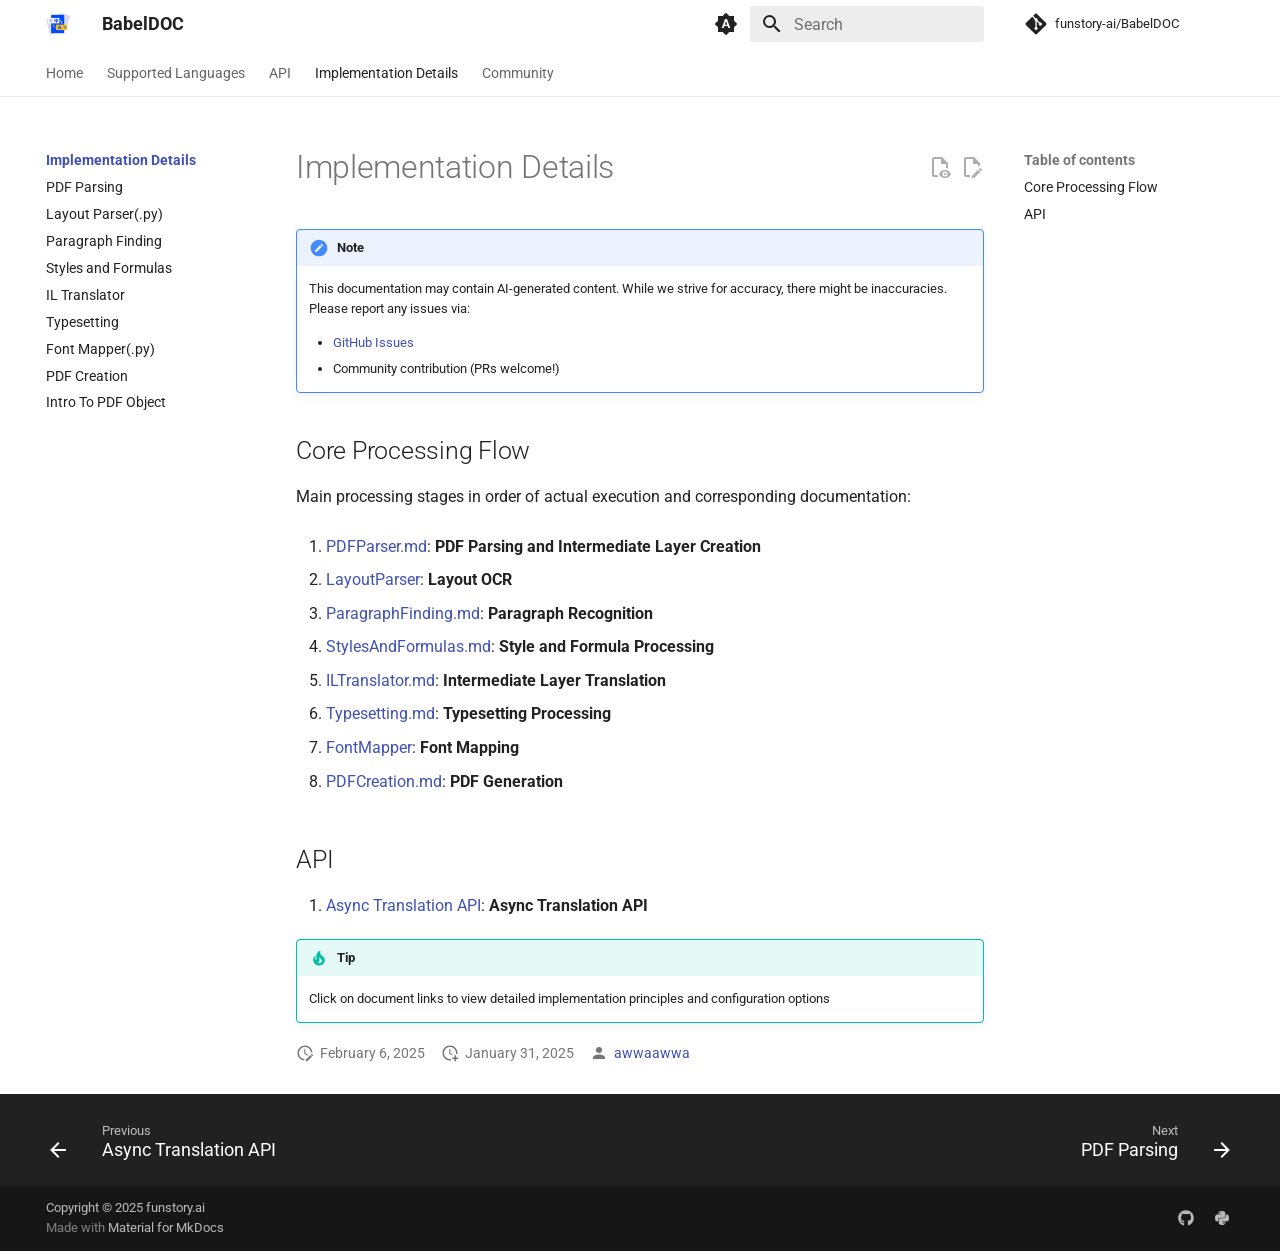
<file: ImplementationDetails/index.html>
<!doctype html><html lang=en class=no-js> <head><meta charset=utf-8><meta name=viewport content="width=device-width,initial-scale=1"><meta name=description content="Write your documentation in Markdown and create a professional static site in minutes – searchable, customizable, in 60+ languages, for all devices"><meta name=author content=funstory.ai><link href=https://squidfunk.github.io/mkdocs-material/ImplementationDetails/ rel=canonical><link href=AsyncTranslate/AsyncTranslate/ rel=prev><link href=PDFParsing/PDFParsing/ rel=next><link rel=icon href=../images/babeldoc-small-logo-with-transparent-background.svg><meta name=generator content="mkdocs-1.6.1, mkdocs-material-9.7.6"><title>Implementation Details - BabelDOC</title><link rel=stylesheet href=../assets/stylesheets/main.484c7ddc.min.css><link rel=stylesheet href=../assets/stylesheets/palette.ab4e12ef.min.css><link rel=preconnect href=https://fonts.gstatic.com crossorigin><link rel=stylesheet href="https://fonts.googleapis.com/css?family=Roboto:300,300i,400,400i,700,700i%7CRoboto+Mono:400,400i,700,700i&display=fallback"><style>:root{--md-text-font:"Roboto";--md-code-font:"Roboto Mono"}</style><script>__md_scope=new URL("..",location),__md_hash=e=>[...e].reduce(((e,_)=>(e<<5)-e+_.charCodeAt(0)),0),__md_get=(e,_=localStorage,t=__md_scope)=>JSON.parse(_.getItem(t.pathname+"."+e)),__md_set=(e,_,t=localStorage,a=__md_scope)=>{try{t.setItem(a.pathname+"."+e,JSON.stringify(_))}catch(e){}}</script></head> <body dir=ltr data-md-color-scheme=default data-md-color-primary=indigo data-md-color-accent=indigo> <input class=md-toggle data-md-toggle=drawer type=checkbox id=__drawer autocomplete=off> <input class=md-toggle data-md-toggle=search type=checkbox id=__search autocomplete=off> <label class=md-overlay for=__drawer></label> <div data-md-component=skip> <a href=#implementation-details class=md-skip> Skip to content </a> </div> <div data-md-component=announce> </div> <header class=md-header data-md-component=header> <nav class="md-header__inner md-grid" aria-label=Header> <a href=.. title=BabelDOC class="md-header__button md-logo" aria-label=BabelDOC data-md-component=logo> <img src=../images/babeldoc-small-logo-with-transparent-background.svg alt=logo> </a> <label class="md-header__button md-icon" for=__drawer> <svg xmlns=http://www.w3.org/2000/svg viewbox="0 0 24 24"><path d="M3 6h18v2H3zm0 5h18v2H3zm0 5h18v2H3z"/></svg> </label> <div class=md-header__title data-md-component=header-title> <div class=md-header__ellipsis> <div class=md-header__topic> <span class=md-ellipsis> BabelDOC </span> </div> <div class=md-header__topic data-md-component=header-topic> <span class=md-ellipsis> Implementation Details </span> </div> </div> </div> <form class=md-header__option data-md-component=palette> <input class=md-option data-md-color-media=(prefers-color-scheme) data-md-color-scheme=default data-md-color-primary=indigo data-md-color-accent=indigo aria-label="Switch to light mode" type=radio name=__palette id=__palette_0> <label class="md-header__button md-icon" title="Switch to light mode" for=__palette_1 hidden> <svg xmlns=http://www.w3.org/2000/svg viewbox="0 0 24 24"><path d="m14.3 16-.7-2h-3.2l-.7 2H7.8L11 7h2l3.2 9zM20 8.69V4h-4.69L12 .69 8.69 4H4v4.69L.69 12 4 15.31V20h4.69L12 23.31 15.31 20H20v-4.69L23.31 12zm-9.15 3.96h2.3L12 9z"/></svg> </label> <input class=md-option data-md-color-media="(prefers-color-scheme: light)" data-md-color-scheme=default data-md-color-primary=white data-md-color-accent=indigo aria-label="Switch to dark mode" type=radio name=__palette id=__palette_1> <label class="md-header__button md-icon" title="Switch to dark mode" for=__palette_2 hidden> <svg xmlns=http://www.w3.org/2000/svg viewbox="0 0 24 24"><path d="M12 8a4 4 0 0 0-4 4 4 4 0 0 0 4 4 4 4 0 0 0 4-4 4 4 0 0 0-4-4m0 10a6 6 0 0 1-6-6 6 6 0 0 1 6-6 6 6 0 0 1 6 6 6 6 0 0 1-6 6m8-9.31V4h-4.69L12 .69 8.69 4H4v4.69L.69 12 4 15.31V20h4.69L12 23.31 15.31 20H20v-4.69L23.31 12z"/></svg> </label> <input class=md-option data-md-color-media="(prefers-color-scheme: dark)" data-md-color-scheme=slate data-md-color-primary=black data-md-color-accent=indigo aria-label="Switch to system preference" type=radio name=__palette id=__palette_2> <label class="md-header__button md-icon" title="Switch to system preference" for=__palette_0 hidden> <svg xmlns=http://www.w3.org/2000/svg viewbox="0 0 24 24"><path d="M12 18c-.89 0-1.74-.2-2.5-.55C11.56 16.5 13 14.42 13 12s-1.44-4.5-3.5-5.45C10.26 6.2 11.11 6 12 6a6 6 0 0 1 6 6 6 6 0 0 1-6 6m8-9.31V4h-4.69L12 .69 8.69 4H4v4.69L.69 12 4 15.31V20h4.69L12 23.31 15.31 20H20v-4.69L23.31 12z"/></svg> </label> </form> <script>var palette=__md_get("__palette");if(palette&&palette.color){if("(prefers-color-scheme)"===palette.color.media){var media=matchMedia("(prefers-color-scheme: light)"),input=document.querySelector(media.matches?"[data-md-color-media='(prefers-color-scheme: light)']":"[data-md-color-media='(prefers-color-scheme: dark)']");palette.color.media=input.getAttribute("data-md-color-media"),palette.color.scheme=input.getAttribute("data-md-color-scheme"),palette.color.primary=input.getAttribute("data-md-color-primary"),palette.color.accent=input.getAttribute("data-md-color-accent")}for(var[key,value]of Object.entries(palette.color))document.body.setAttribute("data-md-color-"+key,value)}</script> <label class="md-header__button md-icon" for=__search> <svg xmlns=http://www.w3.org/2000/svg viewbox="0 0 24 24"><path d="M9.5 3A6.5 6.5 0 0 1 16 9.5c0 1.61-.59 3.09-1.56 4.23l.27.27h.79l5 5-1.5 1.5-5-5v-.79l-.27-.27A6.52 6.52 0 0 1 9.5 16 6.5 6.5 0 0 1 3 9.5 6.5 6.5 0 0 1 9.5 3m0 2C7 5 5 7 5 9.5S7 14 9.5 14 14 12 14 9.5 12 5 9.5 5"/></svg> </label> <div class=md-search data-md-component=search role=dialog> <label class=md-search__overlay for=__search></label> <div class=md-search__inner role=search> <form class=md-search__form name=search> <input type=text class=md-search__input name=query aria-label=Search placeholder=Search autocapitalize=off autocorrect=off autocomplete=off spellcheck=false data-md-component=search-query required> <label class="md-search__icon md-icon" for=__search> <svg xmlns=http://www.w3.org/2000/svg viewbox="0 0 24 24"><path d="M9.5 3A6.5 6.5 0 0 1 16 9.5c0 1.61-.59 3.09-1.56 4.23l.27.27h.79l5 5-1.5 1.5-5-5v-.79l-.27-.27A6.52 6.52 0 0 1 9.5 16 6.5 6.5 0 0 1 3 9.5 6.5 6.5 0 0 1 9.5 3m0 2C7 5 5 7 5 9.5S7 14 9.5 14 14 12 14 9.5 12 5 9.5 5"/></svg> <svg xmlns=http://www.w3.org/2000/svg viewbox="0 0 24 24"><path d="M20 11v2H8l5.5 5.5-1.42 1.42L4.16 12l7.92-7.92L13.5 5.5 8 11z"/></svg> </label> <nav class=md-search__options aria-label=Search> <a href=javascript:void(0) class="md-search__icon md-icon" title=Share aria-label=Share data-clipboard data-clipboard-text data-md-component=search-share tabindex=-1> <svg xmlns=http://www.w3.org/2000/svg viewbox="0 0 24 24"><path d="M18 16.08c-.76 0-1.44.3-1.96.77L8.91 12.7c.05-.23.09-.46.09-.7s-.04-.47-.09-.7l7.05-4.11c.54.5 1.25.81 2.04.81a3 3 0 0 0 3-3 3 3 0 0 0-3-3 3 3 0 0 0-3 3c0 .24.04.47.09.7L8.04 9.81C7.5 9.31 6.79 9 6 9a3 3 0 0 0-3 3 3 3 0 0 0 3 3c.79 0 1.5-.31 2.04-.81l7.12 4.15c-.05.21-.08.43-.08.66 0 1.61 1.31 2.91 2.92 2.91s2.92-1.3 2.92-2.91A2.92 2.92 0 0 0 18 16.08"/></svg> </a> <button type=reset class="md-search__icon md-icon" title=Clear aria-label=Clear tabindex=-1> <svg xmlns=http://www.w3.org/2000/svg viewbox="0 0 24 24"><path d="M19 6.41 17.59 5 12 10.59 6.41 5 5 6.41 10.59 12 5 17.59 6.41 19 12 13.41 17.59 19 19 17.59 13.41 12z"/></svg> </button> </nav> <div class=md-search__suggest data-md-component=search-suggest></div> </form> <div class=md-search__output> <div class=md-search__scrollwrap tabindex=0 data-md-scrollfix> <div class=md-search-result data-md-component=search-result> <div class=md-search-result__meta> Initializing search </div> <ol class=md-search-result__list role=presentation></ol> </div> </div> </div> </div> </div> <div class=md-header__source> <a href=https://github.com/funstory-ai/BabelDOC title="Go to repository" class=md-source data-md-component=source> <div class="md-source__icon md-icon"> <svg xmlns=http://www.w3.org/2000/svg viewbox="0 0 448 512"><!-- Font Awesome Free 7.1.0 by @fontawesome - https://fontawesome.com License - https://fontawesome.com/license/free (Icons: CC BY 4.0, Fonts: SIL OFL 1.1, Code: MIT License) Copyright 2025 Fonticons, Inc.--><path d="M439.6 236.1 244 40.5c-5.4-5.5-12.8-8.5-20.4-8.5s-15 3-20.4 8.4L162.5 81l51.5 51.5c27.1-9.1 52.7 16.8 43.4 43.7l49.7 49.7c34.2-11.8 61.2 31 35.5 56.7-26.5 26.5-70.2-2.9-56-37.3L240.3 199v121.9c25.3 12.5 22.3 41.8 9.1 55-6.4 6.4-15.2 10.1-24.3 10.1s-17.8-3.6-24.3-10.1c-17.6-17.6-11.1-46.9 11.2-56v-123c-20.8-8.5-24.6-30.7-18.6-45L142.6 101 8.5 235.1C3 240.6 0 247.9 0 255.5s3 15 8.5 20.4l195.6 195.7c5.4 5.4 12.7 8.4 20.4 8.4s15-3 20.4-8.4l194.7-194.7c5.4-5.4 8.4-12.8 8.4-20.4s-3-15-8.4-20.4"/></svg> </div> <div class=md-source__repository> funstory-ai/BabelDOC </div> </a> </div> </nav> </header> <div class=md-container data-md-component=container> <nav class=md-tabs aria-label=Tabs data-md-component=tabs> <div class=md-grid> <ul class=md-tabs__list> <li class=md-tabs__item> <a href=.. class=md-tabs__link> Home </a> </li> <li class=md-tabs__item> <a href=../supported_languages/ class=md-tabs__link> Supported Languages </a> </li> <li class=md-tabs__item> <a href=AsyncTranslate/AsyncTranslate/ class=md-tabs__link> API </a> </li> <li class="md-tabs__item md-tabs__item--active"> <a href=./ class=md-tabs__link> Implementation Details </a> </li> <li class=md-tabs__item> <a href=../CODE_OF_CONDUCT/ class=md-tabs__link> Community </a> </li> </ul> </div> </nav> <main class=md-main data-md-component=main> <div class="md-main__inner md-grid"> <div class="md-sidebar md-sidebar--primary" data-md-component=sidebar data-md-type=navigation> <div class=md-sidebar__scrollwrap> <div class=md-sidebar__inner> <nav class="md-nav md-nav--primary md-nav--lifted" aria-label=Navigation data-md-level=0> <label class=md-nav__title for=__drawer> <a href=.. title=BabelDOC class="md-nav__button md-logo" aria-label=BabelDOC data-md-component=logo> <img src=../images/babeldoc-small-logo-with-transparent-background.svg alt=logo> </a> BabelDOC </label> <div class=md-nav__source> <a href=https://github.com/funstory-ai/BabelDOC title="Go to repository" class=md-source data-md-component=source> <div class="md-source__icon md-icon"> <svg xmlns=http://www.w3.org/2000/svg viewbox="0 0 448 512"><!-- Font Awesome Free 7.1.0 by @fontawesome - https://fontawesome.com License - https://fontawesome.com/license/free (Icons: CC BY 4.0, Fonts: SIL OFL 1.1, Code: MIT License) Copyright 2025 Fonticons, Inc.--><path d="M439.6 236.1 244 40.5c-5.4-5.5-12.8-8.5-20.4-8.5s-15 3-20.4 8.4L162.5 81l51.5 51.5c27.1-9.1 52.7 16.8 43.4 43.7l49.7 49.7c34.2-11.8 61.2 31 35.5 56.7-26.5 26.5-70.2-2.9-56-37.3L240.3 199v121.9c25.3 12.5 22.3 41.8 9.1 55-6.4 6.4-15.2 10.1-24.3 10.1s-17.8-3.6-24.3-10.1c-17.6-17.6-11.1-46.9 11.2-56v-123c-20.8-8.5-24.6-30.7-18.6-45L142.6 101 8.5 235.1C3 240.6 0 247.9 0 255.5s3 15 8.5 20.4l195.6 195.7c5.4 5.4 12.7 8.4 20.4 8.4s15-3 20.4-8.4l194.7-194.7c5.4-5.4 8.4-12.8 8.4-20.4s-3-15-8.4-20.4"/></svg> </div> <div class=md-source__repository> funstory-ai/BabelDOC </div> </a> </div> <ul class=md-nav__list data-md-scrollfix> <li class=md-nav__item> <a href=.. class=md-nav__link> <span class=md-ellipsis> Home </span> </a> </li> <li class=md-nav__item> <a href=../supported_languages/ class=md-nav__link> <span class=md-ellipsis> Supported Languages </span> </a> </li> <li class="md-nav__item md-nav__item--nested"> <input class="md-nav__toggle md-toggle " type=checkbox id=__nav_3> <label class=md-nav__link for=__nav_3 id=__nav_3_label tabindex=0> <span class=md-ellipsis> API </span> <span class="md-nav__icon md-icon"></span> </label> <nav class=md-nav data-md-level=1 aria-labelledby=__nav_3_label aria-expanded=false> <label class=md-nav__title for=__nav_3> <span class="md-nav__icon md-icon"></span> API </label> <ul class=md-nav__list data-md-scrollfix> <li class=md-nav__item> <a href=AsyncTranslate/AsyncTranslate/ class=md-nav__link> <span class=md-ellipsis> Async Translation API </span> </a> </li> </ul> </nav> </li> <li class="md-nav__item md-nav__item--active md-nav__item--section md-nav__item--nested"> <input class="md-nav__toggle md-toggle " type=checkbox id=__nav_4 checked> <div class="md-nav__link md-nav__container"> <a href=./ class="md-nav__link md-nav__link--active"> <span class=md-ellipsis> Implementation Details </span> </a> <label class="md-nav__link md-nav__link--active" for=__nav_4 id=__nav_4_label tabindex> <span class="md-nav__icon md-icon"></span> </label> </div> <nav class=md-nav data-md-level=1 aria-labelledby=__nav_4_label aria-expanded=true> <label class=md-nav__title for=__nav_4> <span class="md-nav__icon md-icon"></span> Implementation Details </label> <ul class=md-nav__list data-md-scrollfix> <li class=md-nav__item> <a href=PDFParsing/PDFParsing/ class=md-nav__link> <span class=md-ellipsis> PDF Parsing </span> </a> </li> <li class=md-nav__item> <a href=https://github.com/funstory-ai/BabelDOC/blob/main/babeldoc/format/pdf/document_il/midend/layout_parser.py class=md-nav__link> <span class=md-ellipsis> Layout Parser(.py) </span> </a> </li> <li class=md-nav__item> <a href=ParagraphFinding/ParagraphFinding/ class=md-nav__link> <span class=md-ellipsis> Paragraph Finding </span> </a> </li> <li class=md-nav__item> <a href=StylesAndFormulas/StylesAndFormulas/ class=md-nav__link> <span class=md-ellipsis> Styles and Formulas </span> </a> </li> <li class=md-nav__item> <a href=ILTranslator/ILTranslator/ class=md-nav__link> <span class=md-ellipsis> IL Translator </span> </a> </li> <li class=md-nav__item> <a href=Typesetting/Typesetting/ class=md-nav__link> <span class=md-ellipsis> Typesetting </span> </a> </li> <li class=md-nav__item> <a href=https://github.com/funstory-ai/BabelDOC/blob/main/babeldoc/format/pdf/document_il/utils/fontmap.py class=md-nav__link> <span class=md-ellipsis> Font Mapper(.py) </span> </a> </li> <li class=md-nav__item> <a href=PDFCreation/PDFCreation/ class=md-nav__link> <span class=md-ellipsis> PDF Creation </span> </a> </li> <li class=md-nav__item> <a href=../intro-to-pdf-object/ class=md-nav__link> <span class=md-ellipsis> Intro To PDF Object </span> </a> </li> </ul> </nav> </li> <li class="md-nav__item md-nav__item--nested"> <input class="md-nav__toggle md-toggle " type=checkbox id=__nav_5> <label class=md-nav__link for=__nav_5 id=__nav_5_label tabindex=0> <span class=md-ellipsis> Community </span> <span class="md-nav__icon md-icon"></span> </label> <nav class=md-nav data-md-level=1 aria-labelledby=__nav_5_label aria-expanded=false> <label class=md-nav__title for=__nav_5> <span class="md-nav__icon md-icon"></span> Community </label> <ul class=md-nav__list data-md-scrollfix> <li class=md-nav__item> <a href=../CODE_OF_CONDUCT/ class=md-nav__link> <span class=md-ellipsis> Code of Conduct </span> </a> </li> <li class="md-nav__item md-nav__item--nested"> <input class="md-nav__toggle md-toggle " type=checkbox id=__nav_5_2> <label class=md-nav__link for=__nav_5_2 id=__nav_5_2_label tabindex=0> <span class=md-ellipsis> Contributing </span> <span class="md-nav__icon md-icon"></span> </label> <nav class=md-nav data-md-level=2 aria-labelledby=__nav_5_2_label aria-expanded=false> <label class=md-nav__title for=__nav_5_2> <span class="md-nav__icon md-icon"></span> Contributing </label> <ul class=md-nav__list data-md-scrollfix> <li class=md-nav__item> <a href=../CONTRIBUTING/ class=md-nav__link> <span class=md-ellipsis> Contributing </span> </a> </li> <li class=md-nav__item> <a href=../CONTRIBUTOR_REWARD/ class=md-nav__link> <span class=md-ellipsis> Contributor Reward </span> </a> </li> </ul> </nav> </li> </ul> </nav> </li> </ul> </nav> </div> </div> </div> <div class="md-sidebar md-sidebar--secondary" data-md-component=sidebar data-md-type=toc> <div class=md-sidebar__scrollwrap> <div class=md-sidebar__inner> <nav class="md-nav md-nav--secondary" aria-label="Table of contents"> <label class=md-nav__title for=__toc> <span class="md-nav__icon md-icon"></span> Table of contents </label> <ul class=md-nav__list data-md-component=toc data-md-scrollfix> <li class=md-nav__item> <a href=#core-processing-flow class=md-nav__link> <span class=md-ellipsis> Core Processing Flow </span> </a> </li> <li class=md-nav__item> <a href=#api class=md-nav__link> <span class=md-ellipsis> API </span> </a> </li> </ul> </nav> </div> </div> </div> <div class=md-content data-md-component=content> <article class="md-content__inner md-typeset"> <a href=https://github.com/funstory-ai/BabelDOC/edit/main/docs/ImplementationDetails/README.md title="Edit this page" class="md-content__button md-icon" rel=edit> <svg xmlns=http://www.w3.org/2000/svg viewbox="0 0 24 24"><path d="M10 20H6V4h7v5h5v3.1l2-2V8l-6-6H6c-1.1 0-2 .9-2 2v16c0 1.1.9 2 2 2h4zm10.2-7c.1 0 .3.1.4.2l1.3 1.3c.2.2.2.6 0 .8l-1 1-2.1-2.1 1-1c.1-.1.2-.2.4-.2m0 3.9L14.1 23H12v-2.1l6.1-6.1z"/></svg> </a> <a href=https://github.com/funstory-ai/BabelDOC/raw/main/docs/ImplementationDetails/README.md title="View source of this page" class="md-content__button md-icon"> <svg xmlns=http://www.w3.org/2000/svg viewbox="0 0 24 24"><path d="M17 18c.56 0 1 .44 1 1s-.44 1-1 1-1-.44-1-1 .44-1 1-1m0-3c-2.73 0-5.06 1.66-6 4 .94 2.34 3.27 4 6 4s5.06-1.66 6-4c-.94-2.34-3.27-4-6-4m0 6.5a2.5 2.5 0 0 1-2.5-2.5 2.5 2.5 0 0 1 2.5-2.5 2.5 2.5 0 0 1 2.5 2.5 2.5 2.5 0 0 1-2.5 2.5M9.27 20H6V4h7v5h5v4.07c.7.08 1.36.25 2 .49V8l-6-6H6a2 2 0 0 0-2 2v16a2 2 0 0 0 2 2h4.5a8.2 8.2 0 0 1-1.23-2"/></svg> </a> <h1 id=implementation-details>Implementation Details</h1> <div class="admonition note"> <p class=admonition-title>Note</p> <p>This documentation may contain AI-generated content. While we strive for accuracy, there might be inaccuracies. Please report any issues via:</p> <ul> <li><a href=https://github.com/funstory-ai/yadt/issues>GitHub Issues</a></li> <li>Community contribution (PRs welcome!)</li> </ul> </div> <h2 id=core-processing-flow>Core Processing Flow</h2> <p>Main processing stages in order of actual execution and corresponding documentation:</p> <ol> <li> <p><a href=PDFParsing/PDFParsing/ >PDFParser.md</a>: <strong>PDF Parsing and Intermediate Layer Creation</strong></p> </li> <li> <p><a href=https://github.com/funstory-ai/yadt/blob/main/yadt/document_il/midend/layout_parser.py>LayoutParser</a>: <strong>Layout OCR</strong></p> </li> <li> <p><a href=ParagraphFinding/ParagraphFinding/ >ParagraphFinding.md</a>: <strong>Paragraph Recognition</strong></p> </li> <li> <p><a href=StylesAndFormulas/StylesAndFormulas/ >StylesAndFormulas.md</a>: <strong>Style and Formula Processing</strong></p> </li> <li> <p><a href=ILTranslator/ILTranslator/ >ILTranslator.md</a>: <strong>Intermediate Layer Translation</strong></p> </li> <li> <p><a href=Typesetting/Typesetting/ >Typesetting.md</a>: <strong>Typesetting Processing</strong></p> </li> <li> <p><a href=https://github.com/funstory-ai/yadt/blob/main/yadt/document_il/utils/fontmap.py>FontMapper</a>: <strong>Font Mapping</strong></p> </li> <li> <p><a href=PDFCreation/PDFCreation/ >PDFCreation.md</a>: <strong>PDF Generation</strong></p> </li> </ol> <h2 id=api>API</h2> <ol> <li><a href=AsyncTranslate/AsyncTranslate/ >Async Translation API</a>: <strong>Async Translation API</strong></li> </ol> <div class="admonition tip"> <p class=admonition-title>Tip</p> <p>Click on document links to view detailed implementation principles and configuration options</p> </div> <aside class=md-source-file> <span class=md-source-file__fact> <span class=md-icon title="Last update"> <svg xmlns=http://www.w3.org/2000/svg viewbox="0 0 24 24"><path d="M21 13.1c-.1 0-.3.1-.4.2l-1 1 2.1 2.1 1-1c.2-.2.2-.6 0-.8l-1.3-1.3c-.1-.1-.2-.2-.4-.2m-1.9 1.8-6.1 6V23h2.1l6.1-6.1zM12.5 7v5.2l4 2.4-1 1L11 13V7zM11 21.9c-5.1-.5-9-4.8-9-9.9C2 6.5 6.5 2 12 2c5.3 0 9.6 4.1 10 9.3-.3-.1-.6-.2-1-.2s-.7.1-1 .2C19.6 7.2 16.2 4 12 4c-4.4 0-8 3.6-8 8 0 4.1 3.1 7.5 7.1 7.9l-.1.2z"/></svg> </span> <span class="git-revision-date-localized-plugin git-revision-date-localized-plugin-date" title="February 6, 2025 14:43:13 UTC">February 6, 2025</span> </span> <span class=md-source-file__fact> <span class=md-icon title=Created> <svg xmlns=http://www.w3.org/2000/svg viewbox="0 0 24 24"><path d="M14.47 15.08 11 13V7h1.5v5.25l3.08 1.83c-.41.28-.79.62-1.11 1m-1.39 4.84c-.36.05-.71.08-1.08.08-4.42 0-8-3.58-8-8s3.58-8 8-8 8 3.58 8 8c0 .37-.03.72-.08 1.08.69.1 1.33.32 1.92.64.1-.56.16-1.13.16-1.72 0-5.5-4.5-10-10-10S2 6.5 2 12s4.47 10 10 10c.59 0 1.16-.06 1.72-.16-.32-.59-.54-1.23-.64-1.92M18 15v3h-3v2h3v3h2v-3h3v-2h-3v-3z"/></svg> </span> <span class="git-revision-date-localized-plugin git-revision-date-localized-plugin-date" title="January 31, 2025 15:15:05 UTC">January 31, 2025</span> </span> <span class=md-source-file__fact> <span class=md-icon title=Contributors> <svg xmlns=http://www.w3.org/2000/svg viewbox="0 0 24 24"><path d="M12 4a4 4 0 0 1 4 4 4 4 0 0 1-4 4 4 4 0 0 1-4-4 4 4 0 0 1 4-4m0 10c4.42 0 8 1.79 8 4v2H4v-2c0-2.21 3.58-4 8-4"/></svg> </span> <nav> <a href=mailto:8493196+awwaawwa@users.noreply.github.com>awwaawwa</a> </nav> </span> </aside> </article> </div> <script>var target=document.getElementById(location.hash.slice(1));target&&target.name&&(target.checked=target.name.startsWith("__tabbed_"))</script> </div> <button type=button class="md-top md-icon" data-md-component=top hidden> <svg xmlns=http://www.w3.org/2000/svg viewbox="0 0 24 24"><path d="M13 20h-2V8l-5.5 5.5-1.42-1.42L12 4.16l7.92 7.92-1.42 1.42L13 8z"/></svg> Back to top </button> </main> <footer class=md-footer> <nav class="md-footer__inner md-grid" aria-label=Footer> <a href=AsyncTranslate/AsyncTranslate/ class="md-footer__link md-footer__link--prev" aria-label="Previous: Async Translation API"> <div class="md-footer__button md-icon"> <svg xmlns=http://www.w3.org/2000/svg viewbox="0 0 24 24"><path d="M20 11v2H8l5.5 5.5-1.42 1.42L4.16 12l7.92-7.92L13.5 5.5 8 11z"/></svg> </div> <div class=md-footer__title> <span class=md-footer__direction> Previous </span> <div class=md-ellipsis> Async Translation API </div> </div> </a> <a href=PDFParsing/PDFParsing/ class="md-footer__link md-footer__link--next" aria-label="Next: PDF Parsing"> <div class=md-footer__title> <span class=md-footer__direction> Next </span> <div class=md-ellipsis> PDF Parsing </div> </div> <div class="md-footer__button md-icon"> <svg xmlns=http://www.w3.org/2000/svg viewbox="0 0 24 24"><path d="M4 11v2h12l-5.5 5.5 1.42 1.42L19.84 12l-7.92-7.92L10.5 5.5 16 11z"/></svg> </div> </a> </nav> <div class="md-footer-meta md-typeset"> <div class="md-footer-meta__inner md-grid"> <div class=md-copyright> <div class=md-copyright__highlight> Copyright &copy; 2025 funstory.ai </div> Made with <a href=https://squidfunk.github.io/mkdocs-material/ target=_blank rel=noopener> Material for MkDocs </a> </div> <div class=md-social> <a href=https://github.com/funstory-ai/BabelDOC target=_blank rel=noopener title=github.com class=md-social__link> <svg xmlns=http://www.w3.org/2000/svg viewbox="0 0 512 512"><!-- Font Awesome Free 7.1.0 by @fontawesome - https://fontawesome.com License - https://fontawesome.com/license/free (Icons: CC BY 4.0, Fonts: SIL OFL 1.1, Code: MIT License) Copyright 2025 Fonticons, Inc.--><path d="M173.9 397.4c0 2-2.3 3.6-5.2 3.6-3.3.3-5.6-1.3-5.6-3.6 0-2 2.3-3.6 5.2-3.6 3-.3 5.6 1.3 5.6 3.6m-31.1-4.5c-.7 2 1.3 4.3 4.3 4.9 2.6 1 5.6 0 6.2-2s-1.3-4.3-4.3-5.2c-2.6-.7-5.5.3-6.2 2.3m44.2-1.7c-2.9.7-4.9 2.6-4.6 4.9.3 2 2.9 3.3 5.9 2.6 2.9-.7 4.9-2.6 4.6-4.6-.3-1.9-3-3.2-5.9-2.9M252.8 8C114.1 8 8 113.3 8 252c0 110.9 69.8 205.8 169.5 239.2 12.8 2.3 17.3-5.6 17.3-12.1 0-6.2-.3-40.4-.3-61.4 0 0-70 15-84.7-29.8 0 0-11.4-29.1-27.8-36.6 0 0-22.9-15.7 1.6-15.4 0 0 24.9 2 38.6 25.8 21.9 38.6 58.6 27.5 72.9 20.9 2.3-16 8.8-27.1 16-33.7-55.9-6.2-112.3-14.3-112.3-110.5 0-27.5 7.6-41.3 23.6-58.9-2.6-6.5-11.1-33.3 2.6-67.9 20.9-6.5 69 27 69 27 20-5.6 41.5-8.5 62.8-8.5s42.8 2.9 62.8 8.5c0 0 48.1-33.6 69-27 13.7 34.7 5.2 61.4 2.6 67.9 16 17.7 25.8 31.5 25.8 58.9 0 96.5-58.9 104.2-114.8 110.5 9.2 7.9 17 22.9 17 46.4 0 33.7-.3 75.4-.3 83.6 0 6.5 4.6 14.4 17.3 12.1C436.2 457.8 504 362.9 504 252 504 113.3 391.5 8 252.8 8M105.2 352.9c-1.3 1-1 3.3.7 5.2 1.6 1.6 3.9 2.3 5.2 1 1.3-1 1-3.3-.7-5.2-1.6-1.6-3.9-2.3-5.2-1m-10.8-8.1c-.7 1.3.3 2.9 2.3 3.9 1.6 1 3.6.7 4.3-.7.7-1.3-.3-2.9-2.3-3.9-2-.6-3.6-.3-4.3.7m32.4 35.6c-1.6 1.3-1 4.3 1.3 6.2 2.3 2.3 5.2 2.6 6.5 1 1.3-1.3.7-4.3-1.3-6.2-2.2-2.3-5.2-2.6-6.5-1m-11.4-14.7c-1.6 1-1.6 3.6 0 5.9s4.3 3.3 5.6 2.3c1.6-1.3 1.6-3.9 0-6.2-1.4-2.3-4-3.3-5.6-2"/></svg> </a> <a href=https://pypi.org/project/BabelDOC/ target=_blank rel=noopener title=pypi.org class=md-social__link> <svg xmlns=http://www.w3.org/2000/svg viewbox="0 0 448 512"><!-- Font Awesome Free 7.1.0 by @fontawesome - https://fontawesome.com License - https://fontawesome.com/license/free (Icons: CC BY 4.0, Fonts: SIL OFL 1.1, Code: MIT License) Copyright 2025 Fonticons, Inc.--><path d="M439.8 200.5c-7.7-30.9-22.3-54.2-53.4-54.2h-40.1v47.4c0 36.8-31.2 67.8-66.8 67.8H172.7c-29.2 0-53.4 25-53.4 54.3v101.8c0 29 25.2 46 53.4 54.3 33.8 9.9 66.3 11.7 106.8 0 26.9-7.8 53.4-23.5 53.4-54.3v-40.7H226.2v-13.6h160.2c31.1 0 42.6-21.7 53.4-54.2 11.2-33.5 10.7-65.7 0-108.6M286.2 444.7a20.4 20.4 0 1 1 0-40.7 20.4 20.4 0 1 1 0 40.7M167.8 248.1h106.8c29.7 0 53.4-24.5 53.4-54.3V91.9c0-29-24.4-50.7-53.4-55.6-35.8-5.9-74.7-5.6-106.8.1-45.2 8-53.4 24.7-53.4 55.6v40.7h106.9v13.6h-147c-31.1 0-58.3 18.7-66.8 54.2-9.8 40.7-10.2 66.1 0 108.6 7.6 31.6 25.7 54.2 56.8 54.2H101v-48.8c0-35.3 30.5-66.4 66.8-66.4m-6.6-183.4a20.4 20.4 0 1 1 0 40.8 20.4 20.4 0 1 1 0-40.8"/></svg> </a> </div> </div> </div> </footer> </div> <div class=md-dialog data-md-component=dialog> <div class="md-dialog__inner md-typeset"></div> </div> <script id=__config type=application/json>{"annotate": null, "base": "..", "features": ["announce.dismiss", "content.action.edit", "content.action.view", "content.code.annotate", "content.code.copy", "content.code.select", "content.tooltips", "navigation.footer", "navigation.indexes", "navigation.sections", "navigation.tabs", "navigation.top", "navigation.tracking", "search.highlight", "search.share", "search.suggest", "toc.follow"], "search": "../assets/javascripts/workers/search.2c215733.min.js", "tags": null, "translations": {"clipboard.copied": "Copied to clipboard", "clipboard.copy": "Copy to clipboard", "search.result.more.one": "1 more on this page", "search.result.more.other": "# more on this page", "search.result.none": "No matching documents", "search.result.one": "1 matching document", "search.result.other": "# matching documents", "search.result.placeholder": "Type to start searching", "search.result.term.missing": "Missing", "select.version": "Select version"}, "version": null}</script> <script src=../assets/javascripts/bundle.79ae519e.min.js></script> </body> </html>
</file>
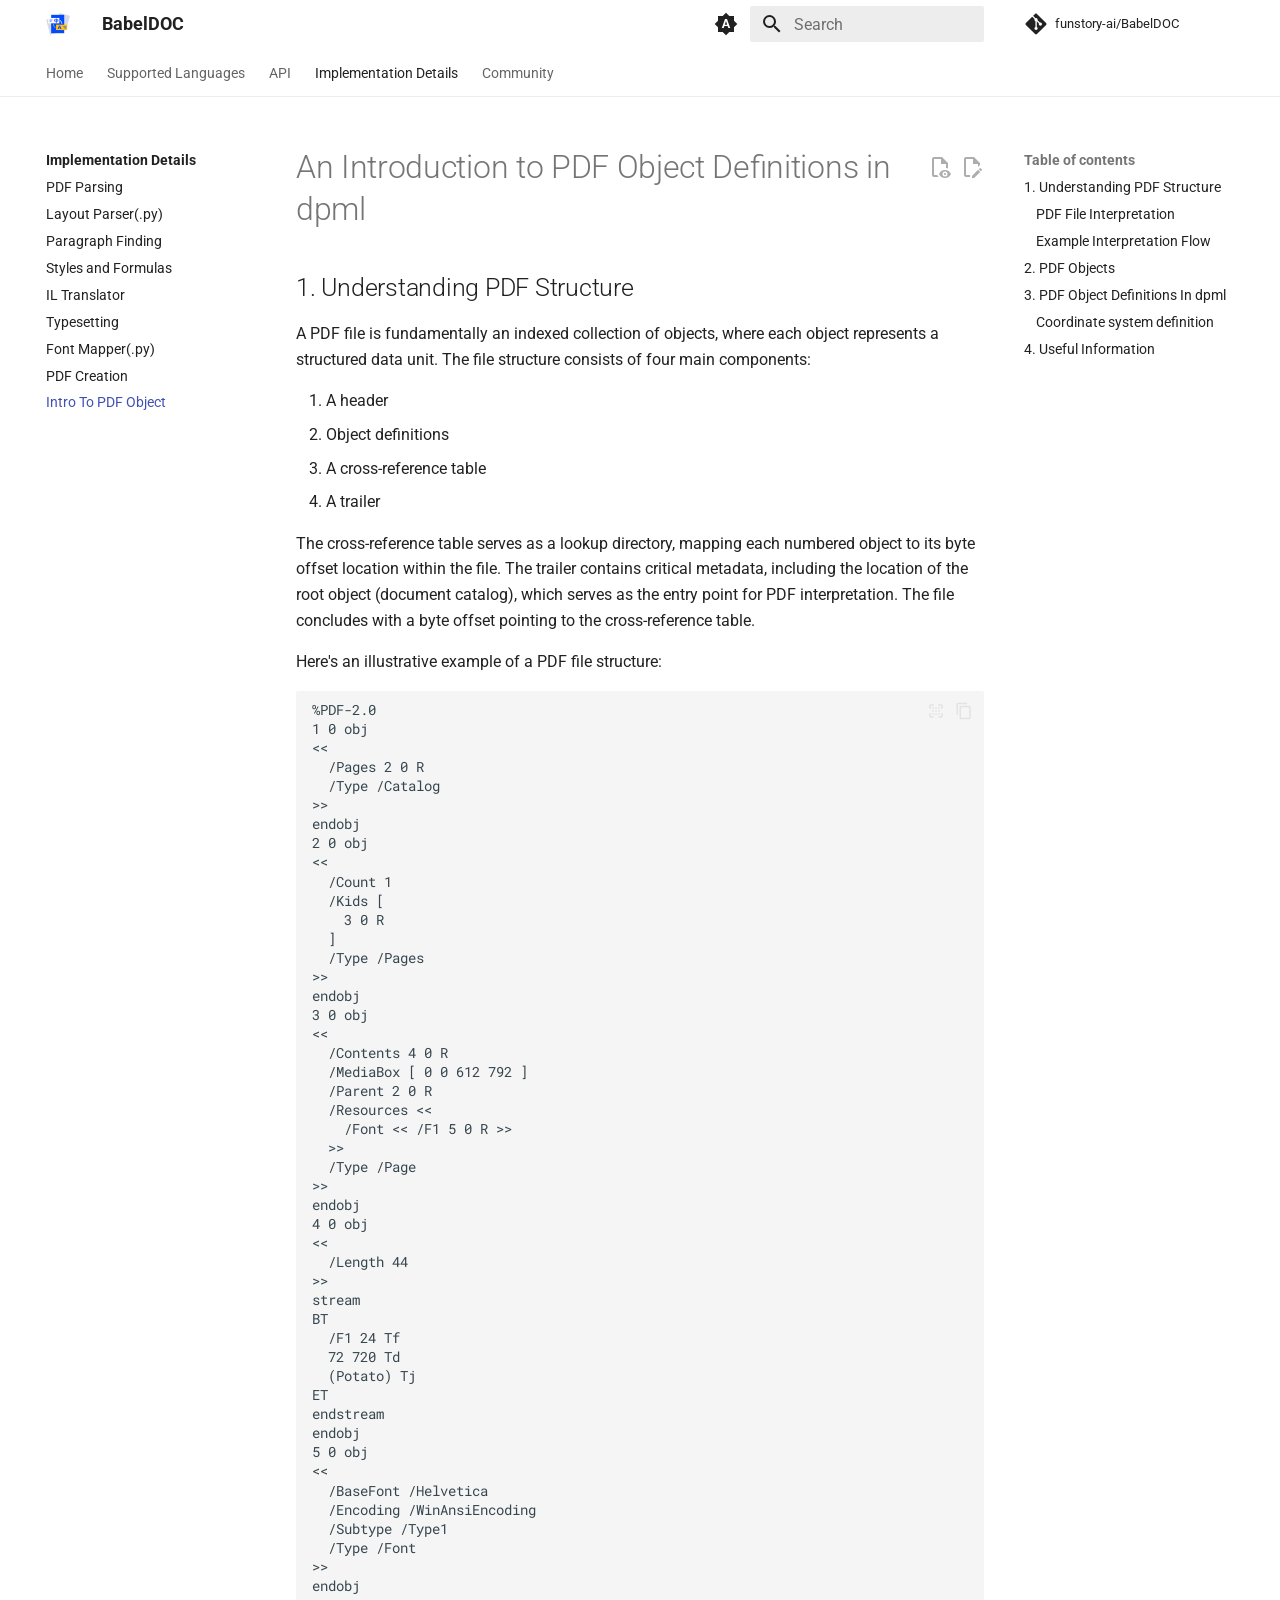
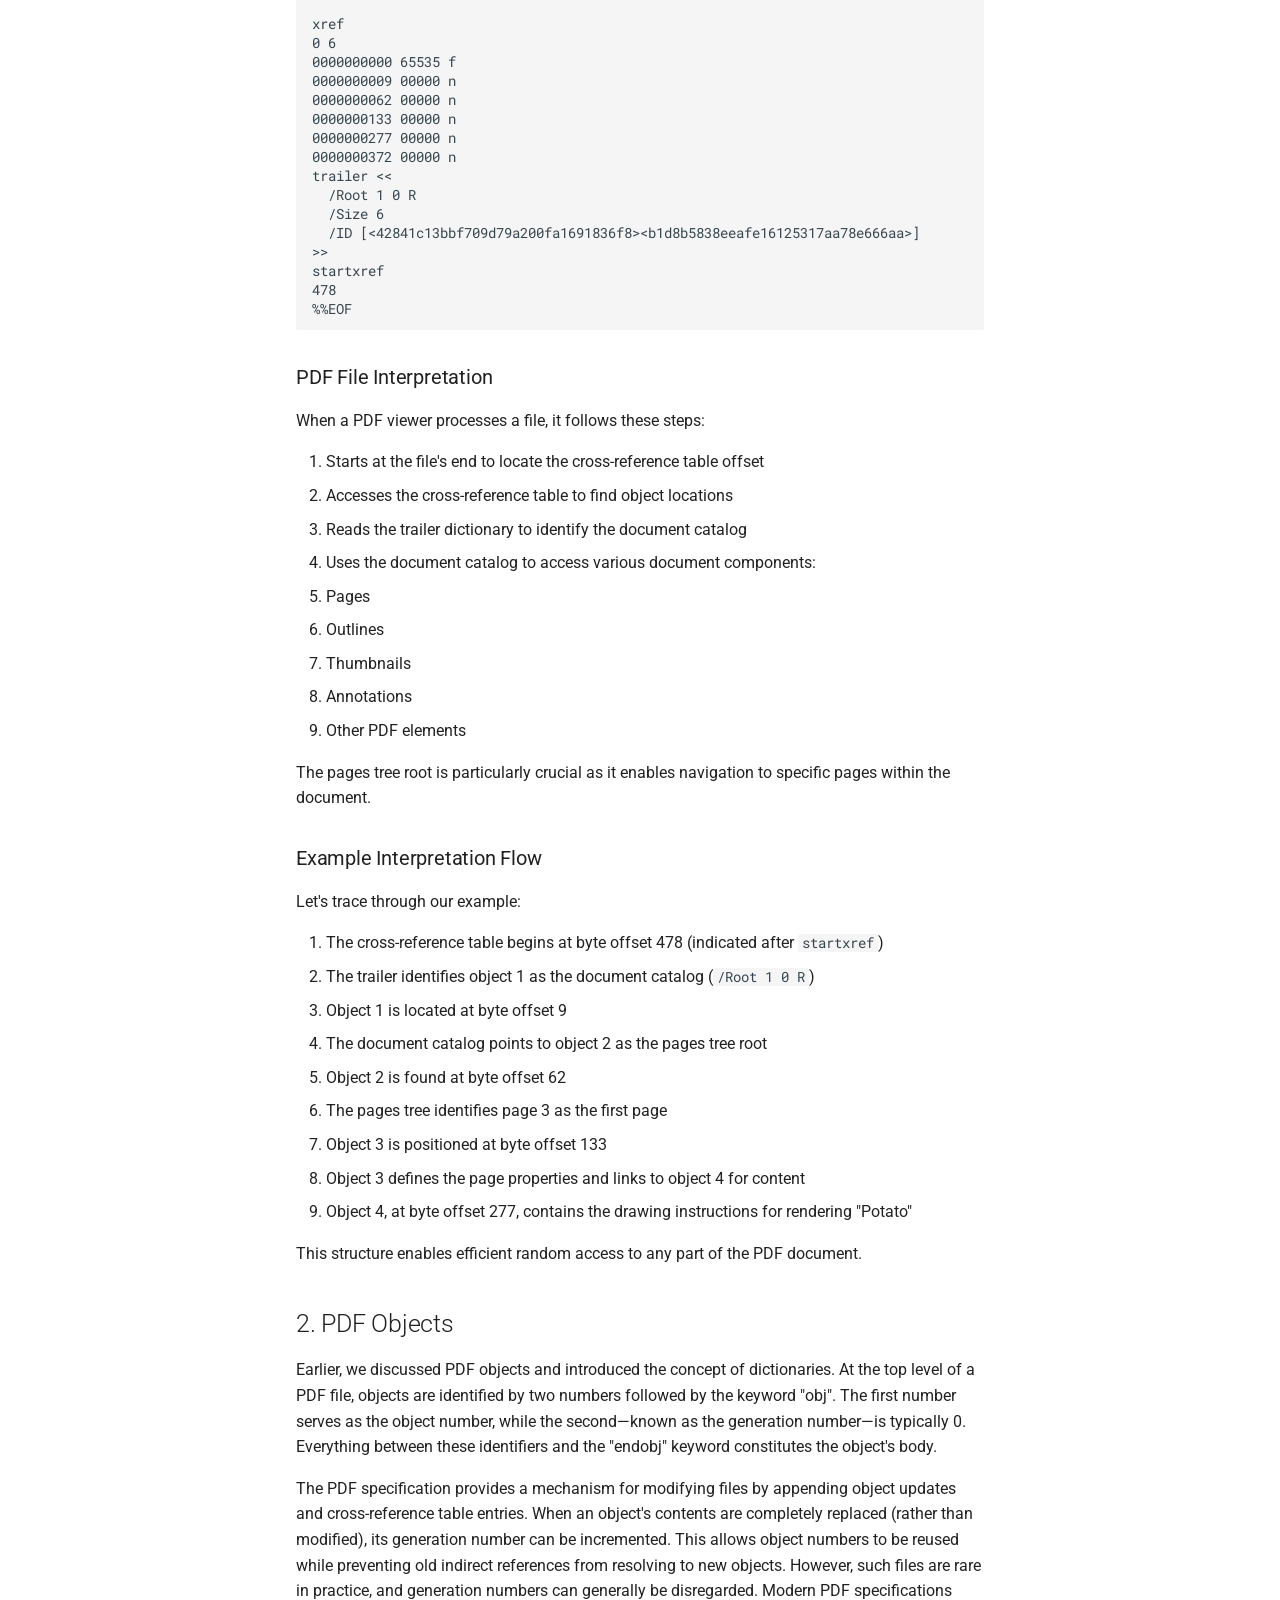
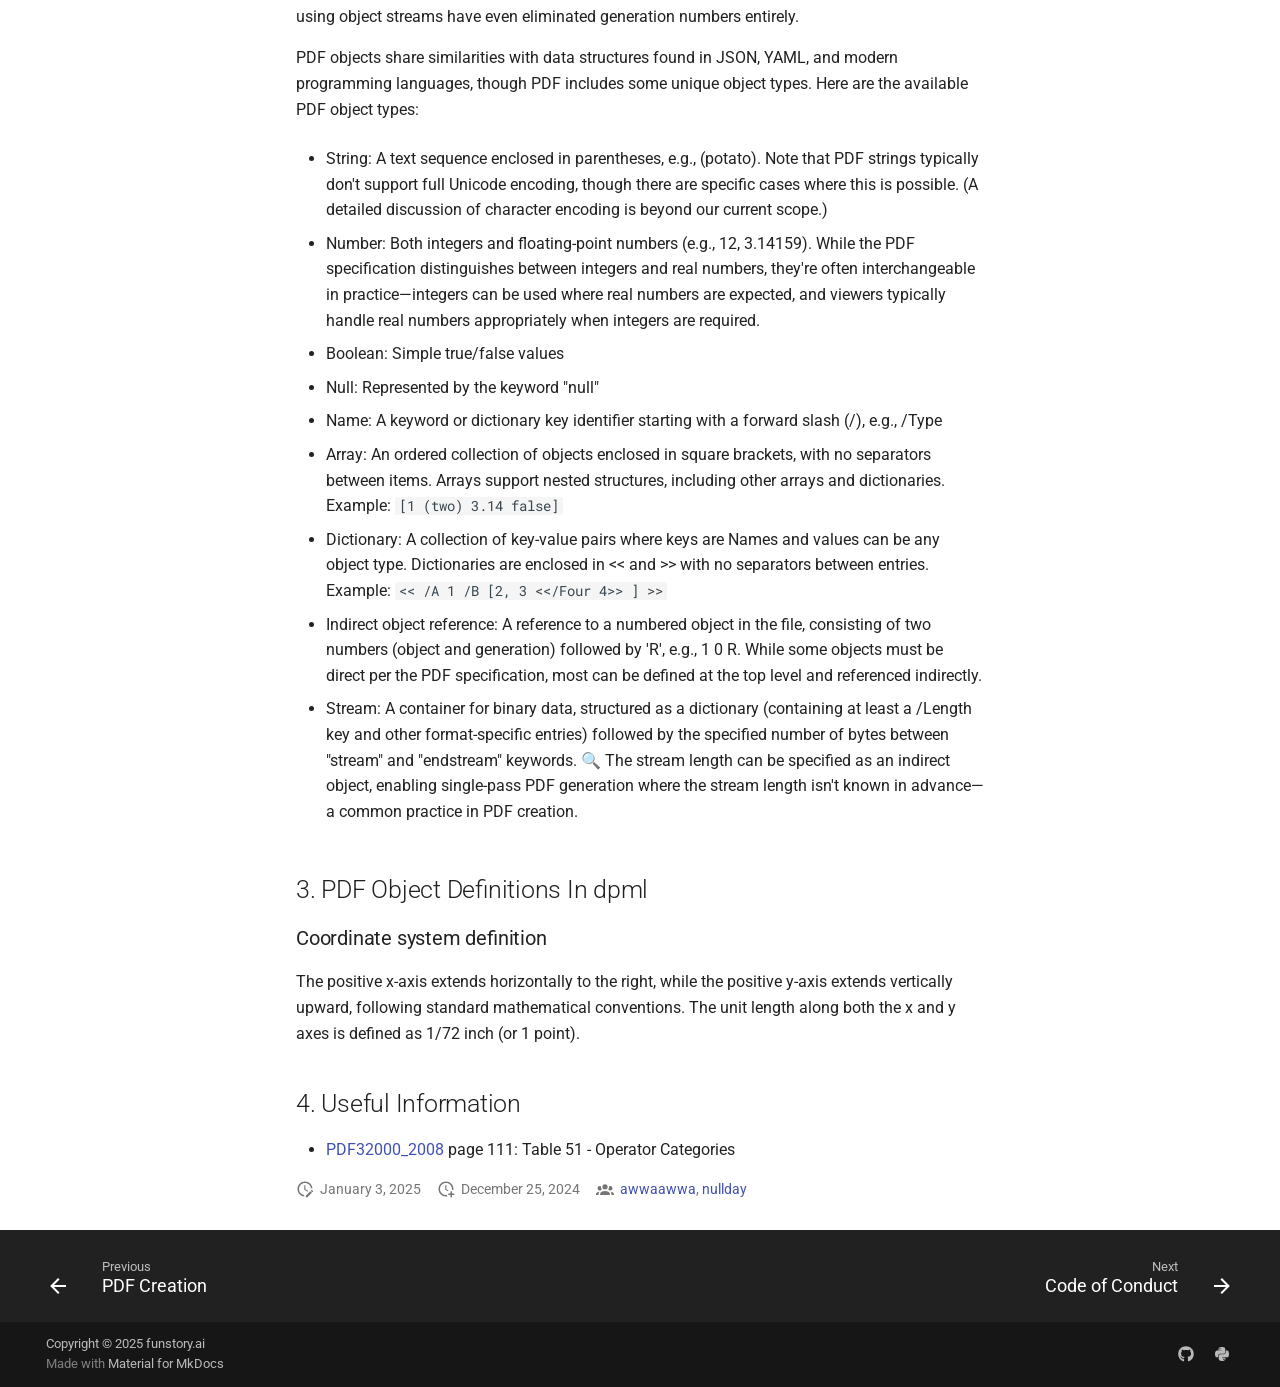
<file: intro-to-pdf-object/index.html>
<!doctype html><html lang=en class=no-js> <head><meta charset=utf-8><meta name=viewport content="width=device-width,initial-scale=1"><meta name=description content="Write your documentation in Markdown and create a professional static site in minutes – searchable, customizable, in 60+ languages, for all devices"><meta name=author content=funstory.ai><link href=https://squidfunk.github.io/mkdocs-material/intro-to-pdf-object/ rel=canonical><link href=../ImplementationDetails/PDFCreation/PDFCreation/ rel=prev><link href=../CODE_OF_CONDUCT/ rel=next><link rel=icon href=../images/babeldoc-small-logo-with-transparent-background.svg><meta name=generator content="mkdocs-1.6.1, mkdocs-material-9.7.6"><title>Intro To PDF Object - BabelDOC</title><link rel=stylesheet href=../assets/stylesheets/main.484c7ddc.min.css><link rel=stylesheet href=../assets/stylesheets/palette.ab4e12ef.min.css><link rel=preconnect href=https://fonts.gstatic.com crossorigin><link rel=stylesheet href="https://fonts.googleapis.com/css?family=Roboto:300,300i,400,400i,700,700i%7CRoboto+Mono:400,400i,700,700i&display=fallback"><style>:root{--md-text-font:"Roboto";--md-code-font:"Roboto Mono"}</style><script>__md_scope=new URL("..",location),__md_hash=e=>[...e].reduce(((e,_)=>(e<<5)-e+_.charCodeAt(0)),0),__md_get=(e,_=localStorage,t=__md_scope)=>JSON.parse(_.getItem(t.pathname+"."+e)),__md_set=(e,_,t=localStorage,a=__md_scope)=>{try{t.setItem(a.pathname+"."+e,JSON.stringify(_))}catch(e){}}</script></head> <body dir=ltr data-md-color-scheme=default data-md-color-primary=indigo data-md-color-accent=indigo> <input class=md-toggle data-md-toggle=drawer type=checkbox id=__drawer autocomplete=off> <input class=md-toggle data-md-toggle=search type=checkbox id=__search autocomplete=off> <label class=md-overlay for=__drawer></label> <div data-md-component=skip> <a href=#an-introduction-to-pdf-object-definitions-in-dpml class=md-skip> Skip to content </a> </div> <div data-md-component=announce> </div> <header class=md-header data-md-component=header> <nav class="md-header__inner md-grid" aria-label=Header> <a href=.. title=BabelDOC class="md-header__button md-logo" aria-label=BabelDOC data-md-component=logo> <img src=../images/babeldoc-small-logo-with-transparent-background.svg alt=logo> </a> <label class="md-header__button md-icon" for=__drawer> <svg xmlns=http://www.w3.org/2000/svg viewbox="0 0 24 24"><path d="M3 6h18v2H3zm0 5h18v2H3zm0 5h18v2H3z"/></svg> </label> <div class=md-header__title data-md-component=header-title> <div class=md-header__ellipsis> <div class=md-header__topic> <span class=md-ellipsis> BabelDOC </span> </div> <div class=md-header__topic data-md-component=header-topic> <span class=md-ellipsis> Intro To PDF Object </span> </div> </div> </div> <form class=md-header__option data-md-component=palette> <input class=md-option data-md-color-media=(prefers-color-scheme) data-md-color-scheme=default data-md-color-primary=indigo data-md-color-accent=indigo aria-label="Switch to light mode" type=radio name=__palette id=__palette_0> <label class="md-header__button md-icon" title="Switch to light mode" for=__palette_1 hidden> <svg xmlns=http://www.w3.org/2000/svg viewbox="0 0 24 24"><path d="m14.3 16-.7-2h-3.2l-.7 2H7.8L11 7h2l3.2 9zM20 8.69V4h-4.69L12 .69 8.69 4H4v4.69L.69 12 4 15.31V20h4.69L12 23.31 15.31 20H20v-4.69L23.31 12zm-9.15 3.96h2.3L12 9z"/></svg> </label> <input class=md-option data-md-color-media="(prefers-color-scheme: light)" data-md-color-scheme=default data-md-color-primary=white data-md-color-accent=indigo aria-label="Switch to dark mode" type=radio name=__palette id=__palette_1> <label class="md-header__button md-icon" title="Switch to dark mode" for=__palette_2 hidden> <svg xmlns=http://www.w3.org/2000/svg viewbox="0 0 24 24"><path d="M12 8a4 4 0 0 0-4 4 4 4 0 0 0 4 4 4 4 0 0 0 4-4 4 4 0 0 0-4-4m0 10a6 6 0 0 1-6-6 6 6 0 0 1 6-6 6 6 0 0 1 6 6 6 6 0 0 1-6 6m8-9.31V4h-4.69L12 .69 8.69 4H4v4.69L.69 12 4 15.31V20h4.69L12 23.31 15.31 20H20v-4.69L23.31 12z"/></svg> </label> <input class=md-option data-md-color-media="(prefers-color-scheme: dark)" data-md-color-scheme=slate data-md-color-primary=black data-md-color-accent=indigo aria-label="Switch to system preference" type=radio name=__palette id=__palette_2> <label class="md-header__button md-icon" title="Switch to system preference" for=__palette_0 hidden> <svg xmlns=http://www.w3.org/2000/svg viewbox="0 0 24 24"><path d="M12 18c-.89 0-1.74-.2-2.5-.55C11.56 16.5 13 14.42 13 12s-1.44-4.5-3.5-5.45C10.26 6.2 11.11 6 12 6a6 6 0 0 1 6 6 6 6 0 0 1-6 6m8-9.31V4h-4.69L12 .69 8.69 4H4v4.69L.69 12 4 15.31V20h4.69L12 23.31 15.31 20H20v-4.69L23.31 12z"/></svg> </label> </form> <script>var palette=__md_get("__palette");if(palette&&palette.color){if("(prefers-color-scheme)"===palette.color.media){var media=matchMedia("(prefers-color-scheme: light)"),input=document.querySelector(media.matches?"[data-md-color-media='(prefers-color-scheme: light)']":"[data-md-color-media='(prefers-color-scheme: dark)']");palette.color.media=input.getAttribute("data-md-color-media"),palette.color.scheme=input.getAttribute("data-md-color-scheme"),palette.color.primary=input.getAttribute("data-md-color-primary"),palette.color.accent=input.getAttribute("data-md-color-accent")}for(var[key,value]of Object.entries(palette.color))document.body.setAttribute("data-md-color-"+key,value)}</script> <label class="md-header__button md-icon" for=__search> <svg xmlns=http://www.w3.org/2000/svg viewbox="0 0 24 24"><path d="M9.5 3A6.5 6.5 0 0 1 16 9.5c0 1.61-.59 3.09-1.56 4.23l.27.27h.79l5 5-1.5 1.5-5-5v-.79l-.27-.27A6.52 6.52 0 0 1 9.5 16 6.5 6.5 0 0 1 3 9.5 6.5 6.5 0 0 1 9.5 3m0 2C7 5 5 7 5 9.5S7 14 9.5 14 14 12 14 9.5 12 5 9.5 5"/></svg> </label> <div class=md-search data-md-component=search role=dialog> <label class=md-search__overlay for=__search></label> <div class=md-search__inner role=search> <form class=md-search__form name=search> <input type=text class=md-search__input name=query aria-label=Search placeholder=Search autocapitalize=off autocorrect=off autocomplete=off spellcheck=false data-md-component=search-query required> <label class="md-search__icon md-icon" for=__search> <svg xmlns=http://www.w3.org/2000/svg viewbox="0 0 24 24"><path d="M9.5 3A6.5 6.5 0 0 1 16 9.5c0 1.61-.59 3.09-1.56 4.23l.27.27h.79l5 5-1.5 1.5-5-5v-.79l-.27-.27A6.52 6.52 0 0 1 9.5 16 6.5 6.5 0 0 1 3 9.5 6.5 6.5 0 0 1 9.5 3m0 2C7 5 5 7 5 9.5S7 14 9.5 14 14 12 14 9.5 12 5 9.5 5"/></svg> <svg xmlns=http://www.w3.org/2000/svg viewbox="0 0 24 24"><path d="M20 11v2H8l5.5 5.5-1.42 1.42L4.16 12l7.92-7.92L13.5 5.5 8 11z"/></svg> </label> <nav class=md-search__options aria-label=Search> <a href=javascript:void(0) class="md-search__icon md-icon" title=Share aria-label=Share data-clipboard data-clipboard-text data-md-component=search-share tabindex=-1> <svg xmlns=http://www.w3.org/2000/svg viewbox="0 0 24 24"><path d="M18 16.08c-.76 0-1.44.3-1.96.77L8.91 12.7c.05-.23.09-.46.09-.7s-.04-.47-.09-.7l7.05-4.11c.54.5 1.25.81 2.04.81a3 3 0 0 0 3-3 3 3 0 0 0-3-3 3 3 0 0 0-3 3c0 .24.04.47.09.7L8.04 9.81C7.5 9.31 6.79 9 6 9a3 3 0 0 0-3 3 3 3 0 0 0 3 3c.79 0 1.5-.31 2.04-.81l7.12 4.15c-.05.21-.08.43-.08.66 0 1.61 1.31 2.91 2.92 2.91s2.92-1.3 2.92-2.91A2.92 2.92 0 0 0 18 16.08"/></svg> </a> <button type=reset class="md-search__icon md-icon" title=Clear aria-label=Clear tabindex=-1> <svg xmlns=http://www.w3.org/2000/svg viewbox="0 0 24 24"><path d="M19 6.41 17.59 5 12 10.59 6.41 5 5 6.41 10.59 12 5 17.59 6.41 19 12 13.41 17.59 19 19 17.59 13.41 12z"/></svg> </button> </nav> <div class=md-search__suggest data-md-component=search-suggest></div> </form> <div class=md-search__output> <div class=md-search__scrollwrap tabindex=0 data-md-scrollfix> <div class=md-search-result data-md-component=search-result> <div class=md-search-result__meta> Initializing search </div> <ol class=md-search-result__list role=presentation></ol> </div> </div> </div> </div> </div> <div class=md-header__source> <a href=https://github.com/funstory-ai/BabelDOC title="Go to repository" class=md-source data-md-component=source> <div class="md-source__icon md-icon"> <svg xmlns=http://www.w3.org/2000/svg viewbox="0 0 448 512"><!-- Font Awesome Free 7.1.0 by @fontawesome - https://fontawesome.com License - https://fontawesome.com/license/free (Icons: CC BY 4.0, Fonts: SIL OFL 1.1, Code: MIT License) Copyright 2025 Fonticons, Inc.--><path d="M439.6 236.1 244 40.5c-5.4-5.5-12.8-8.5-20.4-8.5s-15 3-20.4 8.4L162.5 81l51.5 51.5c27.1-9.1 52.7 16.8 43.4 43.7l49.7 49.7c34.2-11.8 61.2 31 35.5 56.7-26.5 26.5-70.2-2.9-56-37.3L240.3 199v121.9c25.3 12.5 22.3 41.8 9.1 55-6.4 6.4-15.2 10.1-24.3 10.1s-17.8-3.6-24.3-10.1c-17.6-17.6-11.1-46.9 11.2-56v-123c-20.8-8.5-24.6-30.7-18.6-45L142.6 101 8.5 235.1C3 240.6 0 247.9 0 255.5s3 15 8.5 20.4l195.6 195.7c5.4 5.4 12.7 8.4 20.4 8.4s15-3 20.4-8.4l194.7-194.7c5.4-5.4 8.4-12.8 8.4-20.4s-3-15-8.4-20.4"/></svg> </div> <div class=md-source__repository> funstory-ai/BabelDOC </div> </a> </div> </nav> </header> <div class=md-container data-md-component=container> <nav class=md-tabs aria-label=Tabs data-md-component=tabs> <div class=md-grid> <ul class=md-tabs__list> <li class=md-tabs__item> <a href=.. class=md-tabs__link> Home </a> </li> <li class=md-tabs__item> <a href=../supported_languages/ class=md-tabs__link> Supported Languages </a> </li> <li class=md-tabs__item> <a href=../ImplementationDetails/AsyncTranslate/AsyncTranslate/ class=md-tabs__link> API </a> </li> <li class="md-tabs__item md-tabs__item--active"> <a href=../ImplementationDetails/ class=md-tabs__link> Implementation Details </a> </li> <li class=md-tabs__item> <a href=../CODE_OF_CONDUCT/ class=md-tabs__link> Community </a> </li> </ul> </div> </nav> <main class=md-main data-md-component=main> <div class="md-main__inner md-grid"> <div class="md-sidebar md-sidebar--primary" data-md-component=sidebar data-md-type=navigation> <div class=md-sidebar__scrollwrap> <div class=md-sidebar__inner> <nav class="md-nav md-nav--primary md-nav--lifted" aria-label=Navigation data-md-level=0> <label class=md-nav__title for=__drawer> <a href=.. title=BabelDOC class="md-nav__button md-logo" aria-label=BabelDOC data-md-component=logo> <img src=../images/babeldoc-small-logo-with-transparent-background.svg alt=logo> </a> BabelDOC </label> <div class=md-nav__source> <a href=https://github.com/funstory-ai/BabelDOC title="Go to repository" class=md-source data-md-component=source> <div class="md-source__icon md-icon"> <svg xmlns=http://www.w3.org/2000/svg viewbox="0 0 448 512"><!-- Font Awesome Free 7.1.0 by @fontawesome - https://fontawesome.com License - https://fontawesome.com/license/free (Icons: CC BY 4.0, Fonts: SIL OFL 1.1, Code: MIT License) Copyright 2025 Fonticons, Inc.--><path d="M439.6 236.1 244 40.5c-5.4-5.5-12.8-8.5-20.4-8.5s-15 3-20.4 8.4L162.5 81l51.5 51.5c27.1-9.1 52.7 16.8 43.4 43.7l49.7 49.7c34.2-11.8 61.2 31 35.5 56.7-26.5 26.5-70.2-2.9-56-37.3L240.3 199v121.9c25.3 12.5 22.3 41.8 9.1 55-6.4 6.4-15.2 10.1-24.3 10.1s-17.8-3.6-24.3-10.1c-17.6-17.6-11.1-46.9 11.2-56v-123c-20.8-8.5-24.6-30.7-18.6-45L142.6 101 8.5 235.1C3 240.6 0 247.9 0 255.5s3 15 8.5 20.4l195.6 195.7c5.4 5.4 12.7 8.4 20.4 8.4s15-3 20.4-8.4l194.7-194.7c5.4-5.4 8.4-12.8 8.4-20.4s-3-15-8.4-20.4"/></svg> </div> <div class=md-source__repository> funstory-ai/BabelDOC </div> </a> </div> <ul class=md-nav__list data-md-scrollfix> <li class=md-nav__item> <a href=.. class=md-nav__link> <span class=md-ellipsis> Home </span> </a> </li> <li class=md-nav__item> <a href=../supported_languages/ class=md-nav__link> <span class=md-ellipsis> Supported Languages </span> </a> </li> <li class="md-nav__item md-nav__item--nested"> <input class="md-nav__toggle md-toggle " type=checkbox id=__nav_3> <label class=md-nav__link for=__nav_3 id=__nav_3_label tabindex=0> <span class=md-ellipsis> API </span> <span class="md-nav__icon md-icon"></span> </label> <nav class=md-nav data-md-level=1 aria-labelledby=__nav_3_label aria-expanded=false> <label class=md-nav__title for=__nav_3> <span class="md-nav__icon md-icon"></span> API </label> <ul class=md-nav__list data-md-scrollfix> <li class=md-nav__item> <a href=../ImplementationDetails/AsyncTranslate/AsyncTranslate/ class=md-nav__link> <span class=md-ellipsis> Async Translation API </span> </a> </li> </ul> </nav> </li> <li class="md-nav__item md-nav__item--active md-nav__item--section md-nav__item--nested"> <input class="md-nav__toggle md-toggle " type=checkbox id=__nav_4 checked> <div class="md-nav__link md-nav__container"> <a href=../ImplementationDetails/ class="md-nav__link "> <span class=md-ellipsis> Implementation Details </span> </a> <label class="md-nav__link " for=__nav_4 id=__nav_4_label tabindex> <span class="md-nav__icon md-icon"></span> </label> </div> <nav class=md-nav data-md-level=1 aria-labelledby=__nav_4_label aria-expanded=true> <label class=md-nav__title for=__nav_4> <span class="md-nav__icon md-icon"></span> Implementation Details </label> <ul class=md-nav__list data-md-scrollfix> <li class=md-nav__item> <a href=../ImplementationDetails/PDFParsing/PDFParsing/ class=md-nav__link> <span class=md-ellipsis> PDF Parsing </span> </a> </li> <li class=md-nav__item> <a href=https://github.com/funstory-ai/BabelDOC/blob/main/babeldoc/format/pdf/document_il/midend/layout_parser.py class=md-nav__link> <span class=md-ellipsis> Layout Parser(.py) </span> </a> </li> <li class=md-nav__item> <a href=../ImplementationDetails/ParagraphFinding/ParagraphFinding/ class=md-nav__link> <span class=md-ellipsis> Paragraph Finding </span> </a> </li> <li class=md-nav__item> <a href=../ImplementationDetails/StylesAndFormulas/StylesAndFormulas/ class=md-nav__link> <span class=md-ellipsis> Styles and Formulas </span> </a> </li> <li class=md-nav__item> <a href=../ImplementationDetails/ILTranslator/ILTranslator/ class=md-nav__link> <span class=md-ellipsis> IL Translator </span> </a> </li> <li class=md-nav__item> <a href=../ImplementationDetails/Typesetting/Typesetting/ class=md-nav__link> <span class=md-ellipsis> Typesetting </span> </a> </li> <li class=md-nav__item> <a href=https://github.com/funstory-ai/BabelDOC/blob/main/babeldoc/format/pdf/document_il/utils/fontmap.py class=md-nav__link> <span class=md-ellipsis> Font Mapper(.py) </span> </a> </li> <li class=md-nav__item> <a href=../ImplementationDetails/PDFCreation/PDFCreation/ class=md-nav__link> <span class=md-ellipsis> PDF Creation </span> </a> </li> <li class="md-nav__item md-nav__item--active"> <input class="md-nav__toggle md-toggle" type=checkbox id=__toc> <label class="md-nav__link md-nav__link--active" for=__toc> <span class=md-ellipsis> Intro To PDF Object </span> <span class="md-nav__icon md-icon"></span> </label> <a href=./ class="md-nav__link md-nav__link--active"> <span class=md-ellipsis> Intro To PDF Object </span> </a> <nav class="md-nav md-nav--secondary" aria-label="Table of contents"> <label class=md-nav__title for=__toc> <span class="md-nav__icon md-icon"></span> Table of contents </label> <ul class=md-nav__list data-md-component=toc data-md-scrollfix> <li class=md-nav__item> <a href=#1-understanding-pdf-structure class=md-nav__link> <span class=md-ellipsis> 1. Understanding PDF Structure </span> </a> <nav class=md-nav aria-label="1. Understanding PDF Structure"> <ul class=md-nav__list> <li class=md-nav__item> <a href=#pdf-file-interpretation class=md-nav__link> <span class=md-ellipsis> PDF File Interpretation </span> </a> </li> <li class=md-nav__item> <a href=#example-interpretation-flow class=md-nav__link> <span class=md-ellipsis> Example Interpretation Flow </span> </a> </li> </ul> </nav> </li> <li class=md-nav__item> <a href=#2-pdf-objects class=md-nav__link> <span class=md-ellipsis> 2. PDF Objects </span> </a> </li> <li class=md-nav__item> <a href=#3-pdf-object-definitions-in-dpml class=md-nav__link> <span class=md-ellipsis> 3. PDF Object Definitions In dpml </span> </a> <nav class=md-nav aria-label="3. PDF Object Definitions In dpml"> <ul class=md-nav__list> <li class=md-nav__item> <a href=#coordinate-system-definition class=md-nav__link> <span class=md-ellipsis> Coordinate system definition </span> </a> </li> </ul> </nav> </li> <li class=md-nav__item> <a href=#4-useful-information class=md-nav__link> <span class=md-ellipsis> 4. Useful Information </span> </a> </li> </ul> </nav> </li> </ul> </nav> </li> <li class="md-nav__item md-nav__item--nested"> <input class="md-nav__toggle md-toggle " type=checkbox id=__nav_5> <label class=md-nav__link for=__nav_5 id=__nav_5_label tabindex=0> <span class=md-ellipsis> Community </span> <span class="md-nav__icon md-icon"></span> </label> <nav class=md-nav data-md-level=1 aria-labelledby=__nav_5_label aria-expanded=false> <label class=md-nav__title for=__nav_5> <span class="md-nav__icon md-icon"></span> Community </label> <ul class=md-nav__list data-md-scrollfix> <li class=md-nav__item> <a href=../CODE_OF_CONDUCT/ class=md-nav__link> <span class=md-ellipsis> Code of Conduct </span> </a> </li> <li class="md-nav__item md-nav__item--nested"> <input class="md-nav__toggle md-toggle " type=checkbox id=__nav_5_2> <label class=md-nav__link for=__nav_5_2 id=__nav_5_2_label tabindex=0> <span class=md-ellipsis> Contributing </span> <span class="md-nav__icon md-icon"></span> </label> <nav class=md-nav data-md-level=2 aria-labelledby=__nav_5_2_label aria-expanded=false> <label class=md-nav__title for=__nav_5_2> <span class="md-nav__icon md-icon"></span> Contributing </label> <ul class=md-nav__list data-md-scrollfix> <li class=md-nav__item> <a href=../CONTRIBUTING/ class=md-nav__link> <span class=md-ellipsis> Contributing </span> </a> </li> <li class=md-nav__item> <a href=../CONTRIBUTOR_REWARD/ class=md-nav__link> <span class=md-ellipsis> Contributor Reward </span> </a> </li> </ul> </nav> </li> </ul> </nav> </li> </ul> </nav> </div> </div> </div> <div class="md-sidebar md-sidebar--secondary" data-md-component=sidebar data-md-type=toc> <div class=md-sidebar__scrollwrap> <div class=md-sidebar__inner> <nav class="md-nav md-nav--secondary" aria-label="Table of contents"> <label class=md-nav__title for=__toc> <span class="md-nav__icon md-icon"></span> Table of contents </label> <ul class=md-nav__list data-md-component=toc data-md-scrollfix> <li class=md-nav__item> <a href=#1-understanding-pdf-structure class=md-nav__link> <span class=md-ellipsis> 1. Understanding PDF Structure </span> </a> <nav class=md-nav aria-label="1. Understanding PDF Structure"> <ul class=md-nav__list> <li class=md-nav__item> <a href=#pdf-file-interpretation class=md-nav__link> <span class=md-ellipsis> PDF File Interpretation </span> </a> </li> <li class=md-nav__item> <a href=#example-interpretation-flow class=md-nav__link> <span class=md-ellipsis> Example Interpretation Flow </span> </a> </li> </ul> </nav> </li> <li class=md-nav__item> <a href=#2-pdf-objects class=md-nav__link> <span class=md-ellipsis> 2. PDF Objects </span> </a> </li> <li class=md-nav__item> <a href=#3-pdf-object-definitions-in-dpml class=md-nav__link> <span class=md-ellipsis> 3. PDF Object Definitions In dpml </span> </a> <nav class=md-nav aria-label="3. PDF Object Definitions In dpml"> <ul class=md-nav__list> <li class=md-nav__item> <a href=#coordinate-system-definition class=md-nav__link> <span class=md-ellipsis> Coordinate system definition </span> </a> </li> </ul> </nav> </li> <li class=md-nav__item> <a href=#4-useful-information class=md-nav__link> <span class=md-ellipsis> 4. Useful Information </span> </a> </li> </ul> </nav> </div> </div> </div> <div class=md-content data-md-component=content> <article class="md-content__inner md-typeset"> <a href=https://github.com/funstory-ai/BabelDOC/edit/main/docs/intro-to-pdf-object.md title="Edit this page" class="md-content__button md-icon" rel=edit> <svg xmlns=http://www.w3.org/2000/svg viewbox="0 0 24 24"><path d="M10 20H6V4h7v5h5v3.1l2-2V8l-6-6H6c-1.1 0-2 .9-2 2v16c0 1.1.9 2 2 2h4zm10.2-7c.1 0 .3.1.4.2l1.3 1.3c.2.2.2.6 0 .8l-1 1-2.1-2.1 1-1c.1-.1.2-.2.4-.2m0 3.9L14.1 23H12v-2.1l6.1-6.1z"/></svg> </a> <a href=https://github.com/funstory-ai/BabelDOC/raw/main/docs/intro-to-pdf-object.md title="View source of this page" class="md-content__button md-icon"> <svg xmlns=http://www.w3.org/2000/svg viewbox="0 0 24 24"><path d="M17 18c.56 0 1 .44 1 1s-.44 1-1 1-1-.44-1-1 .44-1 1-1m0-3c-2.73 0-5.06 1.66-6 4 .94 2.34 3.27 4 6 4s5.06-1.66 6-4c-.94-2.34-3.27-4-6-4m0 6.5a2.5 2.5 0 0 1-2.5-2.5 2.5 2.5 0 0 1 2.5-2.5 2.5 2.5 0 0 1 2.5 2.5 2.5 2.5 0 0 1-2.5 2.5M9.27 20H6V4h7v5h5v4.07c.7.08 1.36.25 2 .49V8l-6-6H6a2 2 0 0 0-2 2v16a2 2 0 0 0 2 2h4.5a8.2 8.2 0 0 1-1.23-2"/></svg> </a> <h1 id=an-introduction-to-pdf-object-definitions-in-dpml>An Introduction to PDF Object Definitions in dpml</h1> <h2 id=1-understanding-pdf-structure>1. Understanding PDF Structure</h2> <p>A PDF file is fundamentally an indexed collection of objects, where each object represents a structured data unit. The file structure consists of four main components:</p> <ol> <li>A header</li> <li>Object definitions</li> <li>A cross-reference table</li> <li>A trailer</li> </ol> <p>The cross-reference table serves as a lookup directory, mapping each numbered object to its byte offset location within the file. The trailer contains critical metadata, including the location of the root object (document catalog), which serves as the entry point for PDF interpretation. The file concludes with a byte offset pointing to the cross-reference table.</p> <p>Here's an illustrative example of a PDF file structure:</p> <div class="language-text highlight"><pre><span></span><code><span id=__span-0-1><a id=__codelineno-0-1 name=__codelineno-0-1 href=#__codelineno-0-1></a>%PDF-2.0
</span><span id=__span-0-2><a id=__codelineno-0-2 name=__codelineno-0-2 href=#__codelineno-0-2></a>1 0 obj
</span><span id=__span-0-3><a id=__codelineno-0-3 name=__codelineno-0-3 href=#__codelineno-0-3></a>&lt;&lt;
</span><span id=__span-0-4><a id=__codelineno-0-4 name=__codelineno-0-4 href=#__codelineno-0-4></a>  /Pages 2 0 R
</span><span id=__span-0-5><a id=__codelineno-0-5 name=__codelineno-0-5 href=#__codelineno-0-5></a>  /Type /Catalog
</span><span id=__span-0-6><a id=__codelineno-0-6 name=__codelineno-0-6 href=#__codelineno-0-6></a>&gt;&gt;
</span><span id=__span-0-7><a id=__codelineno-0-7 name=__codelineno-0-7 href=#__codelineno-0-7></a>endobj
</span><span id=__span-0-8><a id=__codelineno-0-8 name=__codelineno-0-8 href=#__codelineno-0-8></a>2 0 obj
</span><span id=__span-0-9><a id=__codelineno-0-9 name=__codelineno-0-9 href=#__codelineno-0-9></a>&lt;&lt;
</span><span id=__span-0-10><a id=__codelineno-0-10 name=__codelineno-0-10 href=#__codelineno-0-10></a>  /Count 1
</span><span id=__span-0-11><a id=__codelineno-0-11 name=__codelineno-0-11 href=#__codelineno-0-11></a>  /Kids [
</span><span id=__span-0-12><a id=__codelineno-0-12 name=__codelineno-0-12 href=#__codelineno-0-12></a>    3 0 R
</span><span id=__span-0-13><a id=__codelineno-0-13 name=__codelineno-0-13 href=#__codelineno-0-13></a>  ]
</span><span id=__span-0-14><a id=__codelineno-0-14 name=__codelineno-0-14 href=#__codelineno-0-14></a>  /Type /Pages
</span><span id=__span-0-15><a id=__codelineno-0-15 name=__codelineno-0-15 href=#__codelineno-0-15></a>&gt;&gt;
</span><span id=__span-0-16><a id=__codelineno-0-16 name=__codelineno-0-16 href=#__codelineno-0-16></a>endobj
</span><span id=__span-0-17><a id=__codelineno-0-17 name=__codelineno-0-17 href=#__codelineno-0-17></a>3 0 obj
</span><span id=__span-0-18><a id=__codelineno-0-18 name=__codelineno-0-18 href=#__codelineno-0-18></a>&lt;&lt;
</span><span id=__span-0-19><a id=__codelineno-0-19 name=__codelineno-0-19 href=#__codelineno-0-19></a>  /Contents 4 0 R
</span><span id=__span-0-20><a id=__codelineno-0-20 name=__codelineno-0-20 href=#__codelineno-0-20></a>  /MediaBox [ 0 0 612 792 ]
</span><span id=__span-0-21><a id=__codelineno-0-21 name=__codelineno-0-21 href=#__codelineno-0-21></a>  /Parent 2 0 R
</span><span id=__span-0-22><a id=__codelineno-0-22 name=__codelineno-0-22 href=#__codelineno-0-22></a>  /Resources &lt;&lt;
</span><span id=__span-0-23><a id=__codelineno-0-23 name=__codelineno-0-23 href=#__codelineno-0-23></a>    /Font &lt;&lt; /F1 5 0 R &gt;&gt;
</span><span id=__span-0-24><a id=__codelineno-0-24 name=__codelineno-0-24 href=#__codelineno-0-24></a>  &gt;&gt;
</span><span id=__span-0-25><a id=__codelineno-0-25 name=__codelineno-0-25 href=#__codelineno-0-25></a>  /Type /Page
</span><span id=__span-0-26><a id=__codelineno-0-26 name=__codelineno-0-26 href=#__codelineno-0-26></a>&gt;&gt;
</span><span id=__span-0-27><a id=__codelineno-0-27 name=__codelineno-0-27 href=#__codelineno-0-27></a>endobj
</span><span id=__span-0-28><a id=__codelineno-0-28 name=__codelineno-0-28 href=#__codelineno-0-28></a>4 0 obj
</span><span id=__span-0-29><a id=__codelineno-0-29 name=__codelineno-0-29 href=#__codelineno-0-29></a>&lt;&lt;
</span><span id=__span-0-30><a id=__codelineno-0-30 name=__codelineno-0-30 href=#__codelineno-0-30></a>  /Length 44
</span><span id=__span-0-31><a id=__codelineno-0-31 name=__codelineno-0-31 href=#__codelineno-0-31></a>&gt;&gt;
</span><span id=__span-0-32><a id=__codelineno-0-32 name=__codelineno-0-32 href=#__codelineno-0-32></a>stream
</span><span id=__span-0-33><a id=__codelineno-0-33 name=__codelineno-0-33 href=#__codelineno-0-33></a>BT
</span><span id=__span-0-34><a id=__codelineno-0-34 name=__codelineno-0-34 href=#__codelineno-0-34></a>  /F1 24 Tf
</span><span id=__span-0-35><a id=__codelineno-0-35 name=__codelineno-0-35 href=#__codelineno-0-35></a>  72 720 Td
</span><span id=__span-0-36><a id=__codelineno-0-36 name=__codelineno-0-36 href=#__codelineno-0-36></a>  (Potato) Tj
</span><span id=__span-0-37><a id=__codelineno-0-37 name=__codelineno-0-37 href=#__codelineno-0-37></a>ET
</span><span id=__span-0-38><a id=__codelineno-0-38 name=__codelineno-0-38 href=#__codelineno-0-38></a>endstream
</span><span id=__span-0-39><a id=__codelineno-0-39 name=__codelineno-0-39 href=#__codelineno-0-39></a>endobj
</span><span id=__span-0-40><a id=__codelineno-0-40 name=__codelineno-0-40 href=#__codelineno-0-40></a>5 0 obj
</span><span id=__span-0-41><a id=__codelineno-0-41 name=__codelineno-0-41 href=#__codelineno-0-41></a>&lt;&lt;
</span><span id=__span-0-42><a id=__codelineno-0-42 name=__codelineno-0-42 href=#__codelineno-0-42></a>  /BaseFont /Helvetica
</span><span id=__span-0-43><a id=__codelineno-0-43 name=__codelineno-0-43 href=#__codelineno-0-43></a>  /Encoding /WinAnsiEncoding
</span><span id=__span-0-44><a id=__codelineno-0-44 name=__codelineno-0-44 href=#__codelineno-0-44></a>  /Subtype /Type1
</span><span id=__span-0-45><a id=__codelineno-0-45 name=__codelineno-0-45 href=#__codelineno-0-45></a>  /Type /Font
</span><span id=__span-0-46><a id=__codelineno-0-46 name=__codelineno-0-46 href=#__codelineno-0-46></a>&gt;&gt;
</span><span id=__span-0-47><a id=__codelineno-0-47 name=__codelineno-0-47 href=#__codelineno-0-47></a>endobj
</span><span id=__span-0-48><a id=__codelineno-0-48 name=__codelineno-0-48 href=#__codelineno-0-48></a>
</span><span id=__span-0-49><a id=__codelineno-0-49 name=__codelineno-0-49 href=#__codelineno-0-49></a>xref
</span><span id=__span-0-50><a id=__codelineno-0-50 name=__codelineno-0-50 href=#__codelineno-0-50></a>0 6
</span><span id=__span-0-51><a id=__codelineno-0-51 name=__codelineno-0-51 href=#__codelineno-0-51></a>0000000000 65535 f 
</span><span id=__span-0-52><a id=__codelineno-0-52 name=__codelineno-0-52 href=#__codelineno-0-52></a>0000000009 00000 n 
</span><span id=__span-0-53><a id=__codelineno-0-53 name=__codelineno-0-53 href=#__codelineno-0-53></a>0000000062 00000 n 
</span><span id=__span-0-54><a id=__codelineno-0-54 name=__codelineno-0-54 href=#__codelineno-0-54></a>0000000133 00000 n 
</span><span id=__span-0-55><a id=__codelineno-0-55 name=__codelineno-0-55 href=#__codelineno-0-55></a>0000000277 00000 n 
</span><span id=__span-0-56><a id=__codelineno-0-56 name=__codelineno-0-56 href=#__codelineno-0-56></a>0000000372 00000 n 
</span><span id=__span-0-57><a id=__codelineno-0-57 name=__codelineno-0-57 href=#__codelineno-0-57></a>trailer &lt;&lt;
</span><span id=__span-0-58><a id=__codelineno-0-58 name=__codelineno-0-58 href=#__codelineno-0-58></a>  /Root 1 0 R
</span><span id=__span-0-59><a id=__codelineno-0-59 name=__codelineno-0-59 href=#__codelineno-0-59></a>  /Size 6
</span><span id=__span-0-60><a id=__codelineno-0-60 name=__codelineno-0-60 href=#__codelineno-0-60></a>  /ID [&lt;42841c13bbf709d79a200fa1691836f8&gt;&lt;b1d8b5838eeafe16125317aa78e666aa&gt;]
</span><span id=__span-0-61><a id=__codelineno-0-61 name=__codelineno-0-61 href=#__codelineno-0-61></a>&gt;&gt;
</span><span id=__span-0-62><a id=__codelineno-0-62 name=__codelineno-0-62 href=#__codelineno-0-62></a>startxref
</span><span id=__span-0-63><a id=__codelineno-0-63 name=__codelineno-0-63 href=#__codelineno-0-63></a>478
</span><span id=__span-0-64><a id=__codelineno-0-64 name=__codelineno-0-64 href=#__codelineno-0-64></a>%%EOF
</span></code></pre></div> <h3 id=pdf-file-interpretation>PDF File Interpretation</h3> <p>When a PDF viewer processes a file, it follows these steps:</p> <ol> <li>Starts at the file's end to locate the cross-reference table offset</li> <li>Accesses the cross-reference table to find object locations</li> <li>Reads the trailer dictionary to identify the document catalog</li> <li>Uses the document catalog to access various document components:</li> <li>Pages</li> <li>Outlines</li> <li>Thumbnails</li> <li>Annotations</li> <li>Other PDF elements</li> </ol> <p>The pages tree root is particularly crucial as it enables navigation to specific pages within the document.</p> <h3 id=example-interpretation-flow>Example Interpretation Flow</h3> <p>Let's trace through our example:</p> <ol> <li>The cross-reference table begins at byte offset 478 (indicated after <code>startxref</code>)</li> <li>The trailer identifies object 1 as the document catalog (<code>/Root 1 0 R</code>)</li> <li>Object 1 is located at byte offset 9</li> <li>The document catalog points to object 2 as the pages tree root</li> <li>Object 2 is found at byte offset 62</li> <li>The pages tree identifies page 3 as the first page</li> <li>Object 3 is positioned at byte offset 133</li> <li>Object 3 defines the page properties and links to object 4 for content</li> <li>Object 4, at byte offset 277, contains the drawing instructions for rendering "Potato"</li> </ol> <p>This structure enables efficient random access to any part of the PDF document.</p> <h2 id=2-pdf-objects>2. PDF Objects</h2> <p>Earlier, we discussed PDF objects and introduced the concept of dictionaries. At the top level of a PDF file, objects are identified by two numbers followed by the keyword "obj". The first number serves as the object number, while the second—known as the generation number—is typically 0. Everything between these identifiers and the "endobj" keyword constitutes the object's body.</p> <p>The PDF specification provides a mechanism for modifying files by appending object updates and cross-reference table entries. When an object's contents are completely replaced (rather than modified), its generation number can be incremented. This allows object numbers to be reused while preventing old indirect references from resolving to new objects. However, such files are rare in practice, and generation numbers can generally be disregarded. Modern PDF specifications using object streams have even eliminated generation numbers entirely.</p> <p>PDF objects share similarities with data structures found in JSON, YAML, and modern programming languages, though PDF includes some unique object types. Here are the available PDF object types:</p> <ul> <li> <p>String: A text sequence enclosed in parentheses, e.g., (potato). Note that PDF strings typically don't support full Unicode encoding, though there are specific cases where this is possible. (A detailed discussion of character encoding is beyond our current scope.)</p> </li> <li> <p>Number: Both integers and floating-point numbers (e.g., 12, 3.14159). While the PDF specification distinguishes between integers and real numbers, they're often interchangeable in practice—integers can be used where real numbers are expected, and viewers typically handle real numbers appropriately when integers are required.</p> </li> <li> <p>Boolean: Simple true/false values</p> </li> <li> <p>Null: Represented by the keyword "null"</p> </li> <li> <p>Name: A keyword or dictionary key identifier starting with a forward slash (/), e.g., /Type</p> </li> <li> <p>Array: An ordered collection of objects enclosed in square brackets, with no separators between items. Arrays support nested structures, including other arrays and dictionaries. Example: <code>[1 (two) 3.14 false]</code></p> </li> <li> <p>Dictionary: A collection of key-value pairs where keys are Names and values can be any object type. Dictionaries are enclosed in &lt;&lt; and &gt;&gt; with no separators between entries. Example: <code>&lt;&lt; /A 1 /B [2, 3 &lt;&lt;/Four 4&gt;&gt; ] &gt;&gt;</code></p> </li> <li> <p>Indirect object reference: A reference to a numbered object in the file, consisting of two numbers (object and generation) followed by 'R', e.g., 1 0 R. While some objects must be direct per the PDF specification, most can be defined at the top level and referenced indirectly.</p> </li> <li> <p>Stream: A container for binary data, structured as a dictionary (containing at least a /Length key and other format-specific entries) followed by the specified number of bytes between "stream" and "endstream" keywords. 🔍 The stream length can be specified as an indirect object, enabling single-pass PDF generation where the stream length isn't known in advance—a common practice in PDF creation.</p> </li> </ul> <h2 id=3-pdf-object-definitions-in-dpml>3. PDF Object Definitions In dpml</h2> <h3 id=coordinate-system-definition>Coordinate system definition</h3> <p>The positive x-axis extends horizontally to the right, while the positive y-axis extends vertically upward, following standard mathematical conventions. The unit length along both the x and y axes is defined as 1/72 inch (or 1 point).</p> <h2 id=4-useful-information>4. Useful Information</h2> <ul> <li><a href=https://opensource.adobe.com/dc-acrobat-sdk-docs/pdfstandards/PDF32000_2008.pdf>PDF32000_2008</a> page 111: Table 51 - Operator Categories</li> </ul> <aside class=md-source-file> <span class=md-source-file__fact> <span class=md-icon title="Last update"> <svg xmlns=http://www.w3.org/2000/svg viewbox="0 0 24 24"><path d="M21 13.1c-.1 0-.3.1-.4.2l-1 1 2.1 2.1 1-1c.2-.2.2-.6 0-.8l-1.3-1.3c-.1-.1-.2-.2-.4-.2m-1.9 1.8-6.1 6V23h2.1l6.1-6.1zM12.5 7v5.2l4 2.4-1 1L11 13V7zM11 21.9c-5.1-.5-9-4.8-9-9.9C2 6.5 6.5 2 12 2c5.3 0 9.6 4.1 10 9.3-.3-.1-.6-.2-1-.2s-.7.1-1 .2C19.6 7.2 16.2 4 12 4c-4.4 0-8 3.6-8 8 0 4.1 3.1 7.5 7.1 7.9l-.1.2z"/></svg> </span> <span class="git-revision-date-localized-plugin git-revision-date-localized-plugin-date" title="January 3, 2025 11:37:37 UTC">January 3, 2025</span> </span> <span class=md-source-file__fact> <span class=md-icon title=Created> <svg xmlns=http://www.w3.org/2000/svg viewbox="0 0 24 24"><path d="M14.47 15.08 11 13V7h1.5v5.25l3.08 1.83c-.41.28-.79.62-1.11 1m-1.39 4.84c-.36.05-.71.08-1.08.08-4.42 0-8-3.58-8-8s3.58-8 8-8 8 3.58 8 8c0 .37-.03.72-.08 1.08.69.1 1.33.32 1.92.64.1-.56.16-1.13.16-1.72 0-5.5-4.5-10-10-10S2 6.5 2 12s4.47 10 10 10c.59 0 1.16-.06 1.72-.16-.32-.59-.54-1.23-.64-1.92M18 15v3h-3v2h3v3h2v-3h3v-2h-3v-3z"/></svg> </span> <span class="git-revision-date-localized-plugin git-revision-date-localized-plugin-date" title="December 25, 2024 09:00:52 UTC">December 25, 2024</span> </span> <span class=md-source-file__fact> <span class=md-icon title=Contributors> <svg xmlns=http://www.w3.org/2000/svg viewbox="0 0 24 24"><path d="M12 5.5A3.5 3.5 0 0 1 15.5 9a3.5 3.5 0 0 1-3.5 3.5A3.5 3.5 0 0 1 8.5 9 3.5 3.5 0 0 1 12 5.5M5 8c.56 0 1.08.15 1.53.42-.15 1.43.27 2.85 1.13 3.96C7.16 13.34 6.16 14 5 14a3 3 0 0 1-3-3 3 3 0 0 1 3-3m14 0a3 3 0 0 1 3 3 3 3 0 0 1-3 3c-1.16 0-2.16-.66-2.66-1.62a5.54 5.54 0 0 0 1.13-3.96c.45-.27.97-.42 1.53-.42M5.5 18.25c0-2.07 2.91-3.75 6.5-3.75s6.5 1.68 6.5 3.75V20h-13zM0 20v-1.5c0-1.39 1.89-2.56 4.45-2.9-.59.68-.95 1.62-.95 2.65V20zm24 0h-3.5v-1.75c0-1.03-.36-1.97-.95-2.65 2.56.34 4.45 1.51 4.45 2.9z"/></svg> </span> <nav> <a href=mailto:8493196+awwaawwa@users.noreply.github.com>awwaawwa</a>, <a href=mailto:aseaday@hotmail.com>nullday</a> </nav> </span> </aside> </article> </div> <script>var target=document.getElementById(location.hash.slice(1));target&&target.name&&(target.checked=target.name.startsWith("__tabbed_"))</script> </div> <button type=button class="md-top md-icon" data-md-component=top hidden> <svg xmlns=http://www.w3.org/2000/svg viewbox="0 0 24 24"><path d="M13 20h-2V8l-5.5 5.5-1.42-1.42L12 4.16l7.92 7.92-1.42 1.42L13 8z"/></svg> Back to top </button> </main> <footer class=md-footer> <nav class="md-footer__inner md-grid" aria-label=Footer> <a href=../ImplementationDetails/PDFCreation/PDFCreation/ class="md-footer__link md-footer__link--prev" aria-label="Previous: PDF Creation"> <div class="md-footer__button md-icon"> <svg xmlns=http://www.w3.org/2000/svg viewbox="0 0 24 24"><path d="M20 11v2H8l5.5 5.5-1.42 1.42L4.16 12l7.92-7.92L13.5 5.5 8 11z"/></svg> </div> <div class=md-footer__title> <span class=md-footer__direction> Previous </span> <div class=md-ellipsis> PDF Creation </div> </div> </a> <a href=../CODE_OF_CONDUCT/ class="md-footer__link md-footer__link--next" aria-label="Next: Code of Conduct"> <div class=md-footer__title> <span class=md-footer__direction> Next </span> <div class=md-ellipsis> Code of Conduct </div> </div> <div class="md-footer__button md-icon"> <svg xmlns=http://www.w3.org/2000/svg viewbox="0 0 24 24"><path d="M4 11v2h12l-5.5 5.5 1.42 1.42L19.84 12l-7.92-7.92L10.5 5.5 16 11z"/></svg> </div> </a> </nav> <div class="md-footer-meta md-typeset"> <div class="md-footer-meta__inner md-grid"> <div class=md-copyright> <div class=md-copyright__highlight> Copyright &copy; 2025 funstory.ai </div> Made with <a href=https://squidfunk.github.io/mkdocs-material/ target=_blank rel=noopener> Material for MkDocs </a> </div> <div class=md-social> <a href=https://github.com/funstory-ai/BabelDOC target=_blank rel=noopener title=github.com class=md-social__link> <svg xmlns=http://www.w3.org/2000/svg viewbox="0 0 512 512"><!-- Font Awesome Free 7.1.0 by @fontawesome - https://fontawesome.com License - https://fontawesome.com/license/free (Icons: CC BY 4.0, Fonts: SIL OFL 1.1, Code: MIT License) Copyright 2025 Fonticons, Inc.--><path d="M173.9 397.4c0 2-2.3 3.6-5.2 3.6-3.3.3-5.6-1.3-5.6-3.6 0-2 2.3-3.6 5.2-3.6 3-.3 5.6 1.3 5.6 3.6m-31.1-4.5c-.7 2 1.3 4.3 4.3 4.9 2.6 1 5.6 0 6.2-2s-1.3-4.3-4.3-5.2c-2.6-.7-5.5.3-6.2 2.3m44.2-1.7c-2.9.7-4.9 2.6-4.6 4.9.3 2 2.9 3.3 5.9 2.6 2.9-.7 4.9-2.6 4.6-4.6-.3-1.9-3-3.2-5.9-2.9M252.8 8C114.1 8 8 113.3 8 252c0 110.9 69.8 205.8 169.5 239.2 12.8 2.3 17.3-5.6 17.3-12.1 0-6.2-.3-40.4-.3-61.4 0 0-70 15-84.7-29.8 0 0-11.4-29.1-27.8-36.6 0 0-22.9-15.7 1.6-15.4 0 0 24.9 2 38.6 25.8 21.9 38.6 58.6 27.5 72.9 20.9 2.3-16 8.8-27.1 16-33.7-55.9-6.2-112.3-14.3-112.3-110.5 0-27.5 7.6-41.3 23.6-58.9-2.6-6.5-11.1-33.3 2.6-67.9 20.9-6.5 69 27 69 27 20-5.6 41.5-8.5 62.8-8.5s42.8 2.9 62.8 8.5c0 0 48.1-33.6 69-27 13.7 34.7 5.2 61.4 2.6 67.9 16 17.7 25.8 31.5 25.8 58.9 0 96.5-58.9 104.2-114.8 110.5 9.2 7.9 17 22.9 17 46.4 0 33.7-.3 75.4-.3 83.6 0 6.5 4.6 14.4 17.3 12.1C436.2 457.8 504 362.9 504 252 504 113.3 391.5 8 252.8 8M105.2 352.9c-1.3 1-1 3.3.7 5.2 1.6 1.6 3.9 2.3 5.2 1 1.3-1 1-3.3-.7-5.2-1.6-1.6-3.9-2.3-5.2-1m-10.8-8.1c-.7 1.3.3 2.9 2.3 3.9 1.6 1 3.6.7 4.3-.7.7-1.3-.3-2.9-2.3-3.9-2-.6-3.6-.3-4.3.7m32.4 35.6c-1.6 1.3-1 4.3 1.3 6.2 2.3 2.3 5.2 2.6 6.5 1 1.3-1.3.7-4.3-1.3-6.2-2.2-2.3-5.2-2.6-6.5-1m-11.4-14.7c-1.6 1-1.6 3.6 0 5.9s4.3 3.3 5.6 2.3c1.6-1.3 1.6-3.9 0-6.2-1.4-2.3-4-3.3-5.6-2"/></svg> </a> <a href=https://pypi.org/project/BabelDOC/ target=_blank rel=noopener title=pypi.org class=md-social__link> <svg xmlns=http://www.w3.org/2000/svg viewbox="0 0 448 512"><!-- Font Awesome Free 7.1.0 by @fontawesome - https://fontawesome.com License - https://fontawesome.com/license/free (Icons: CC BY 4.0, Fonts: SIL OFL 1.1, Code: MIT License) Copyright 2025 Fonticons, Inc.--><path d="M439.8 200.5c-7.7-30.9-22.3-54.2-53.4-54.2h-40.1v47.4c0 36.8-31.2 67.8-66.8 67.8H172.7c-29.2 0-53.4 25-53.4 54.3v101.8c0 29 25.2 46 53.4 54.3 33.8 9.9 66.3 11.7 106.8 0 26.9-7.8 53.4-23.5 53.4-54.3v-40.7H226.2v-13.6h160.2c31.1 0 42.6-21.7 53.4-54.2 11.2-33.5 10.7-65.7 0-108.6M286.2 444.7a20.4 20.4 0 1 1 0-40.7 20.4 20.4 0 1 1 0 40.7M167.8 248.1h106.8c29.7 0 53.4-24.5 53.4-54.3V91.9c0-29-24.4-50.7-53.4-55.6-35.8-5.9-74.7-5.6-106.8.1-45.2 8-53.4 24.7-53.4 55.6v40.7h106.9v13.6h-147c-31.1 0-58.3 18.7-66.8 54.2-9.8 40.7-10.2 66.1 0 108.6 7.6 31.6 25.7 54.2 56.8 54.2H101v-48.8c0-35.3 30.5-66.4 66.8-66.4m-6.6-183.4a20.4 20.4 0 1 1 0 40.8 20.4 20.4 0 1 1 0-40.8"/></svg> </a> </div> </div> </div> </footer> </div> <div class=md-dialog data-md-component=dialog> <div class="md-dialog__inner md-typeset"></div> </div> <script id=__config type=application/json>{"annotate": null, "base": "..", "features": ["announce.dismiss", "content.action.edit", "content.action.view", "content.code.annotate", "content.code.copy", "content.code.select", "content.tooltips", "navigation.footer", "navigation.indexes", "navigation.sections", "navigation.tabs", "navigation.top", "navigation.tracking", "search.highlight", "search.share", "search.suggest", "toc.follow"], "search": "../assets/javascripts/workers/search.2c215733.min.js", "tags": null, "translations": {"clipboard.copied": "Copied to clipboard", "clipboard.copy": "Copy to clipboard", "search.result.more.one": "1 more on this page", "search.result.more.other": "# more on this page", "search.result.none": "No matching documents", "search.result.one": "1 matching document", "search.result.other": "# matching documents", "search.result.placeholder": "Type to start searching", "search.result.term.missing": "Missing", "select.version": "Select version"}, "version": null}</script> <script src=../assets/javascripts/bundle.79ae519e.min.js></script> </body> </html>
</file>
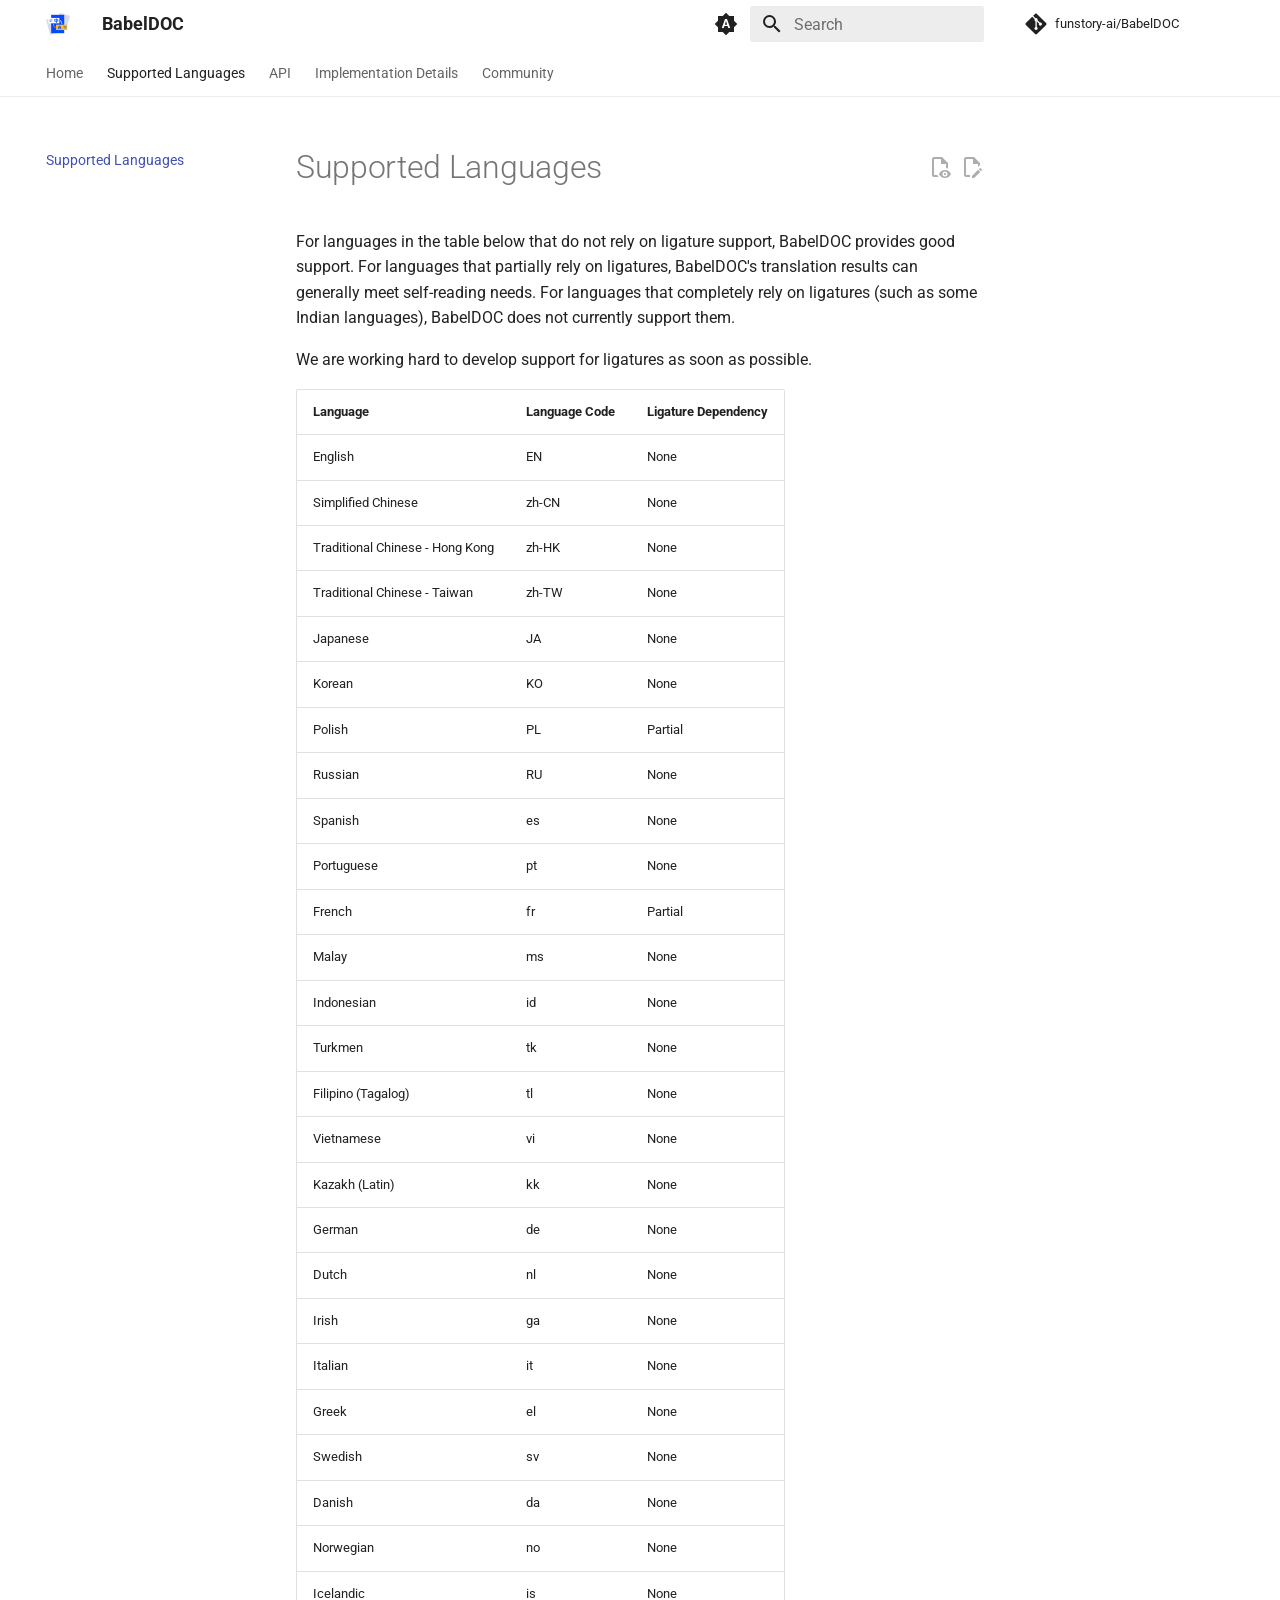
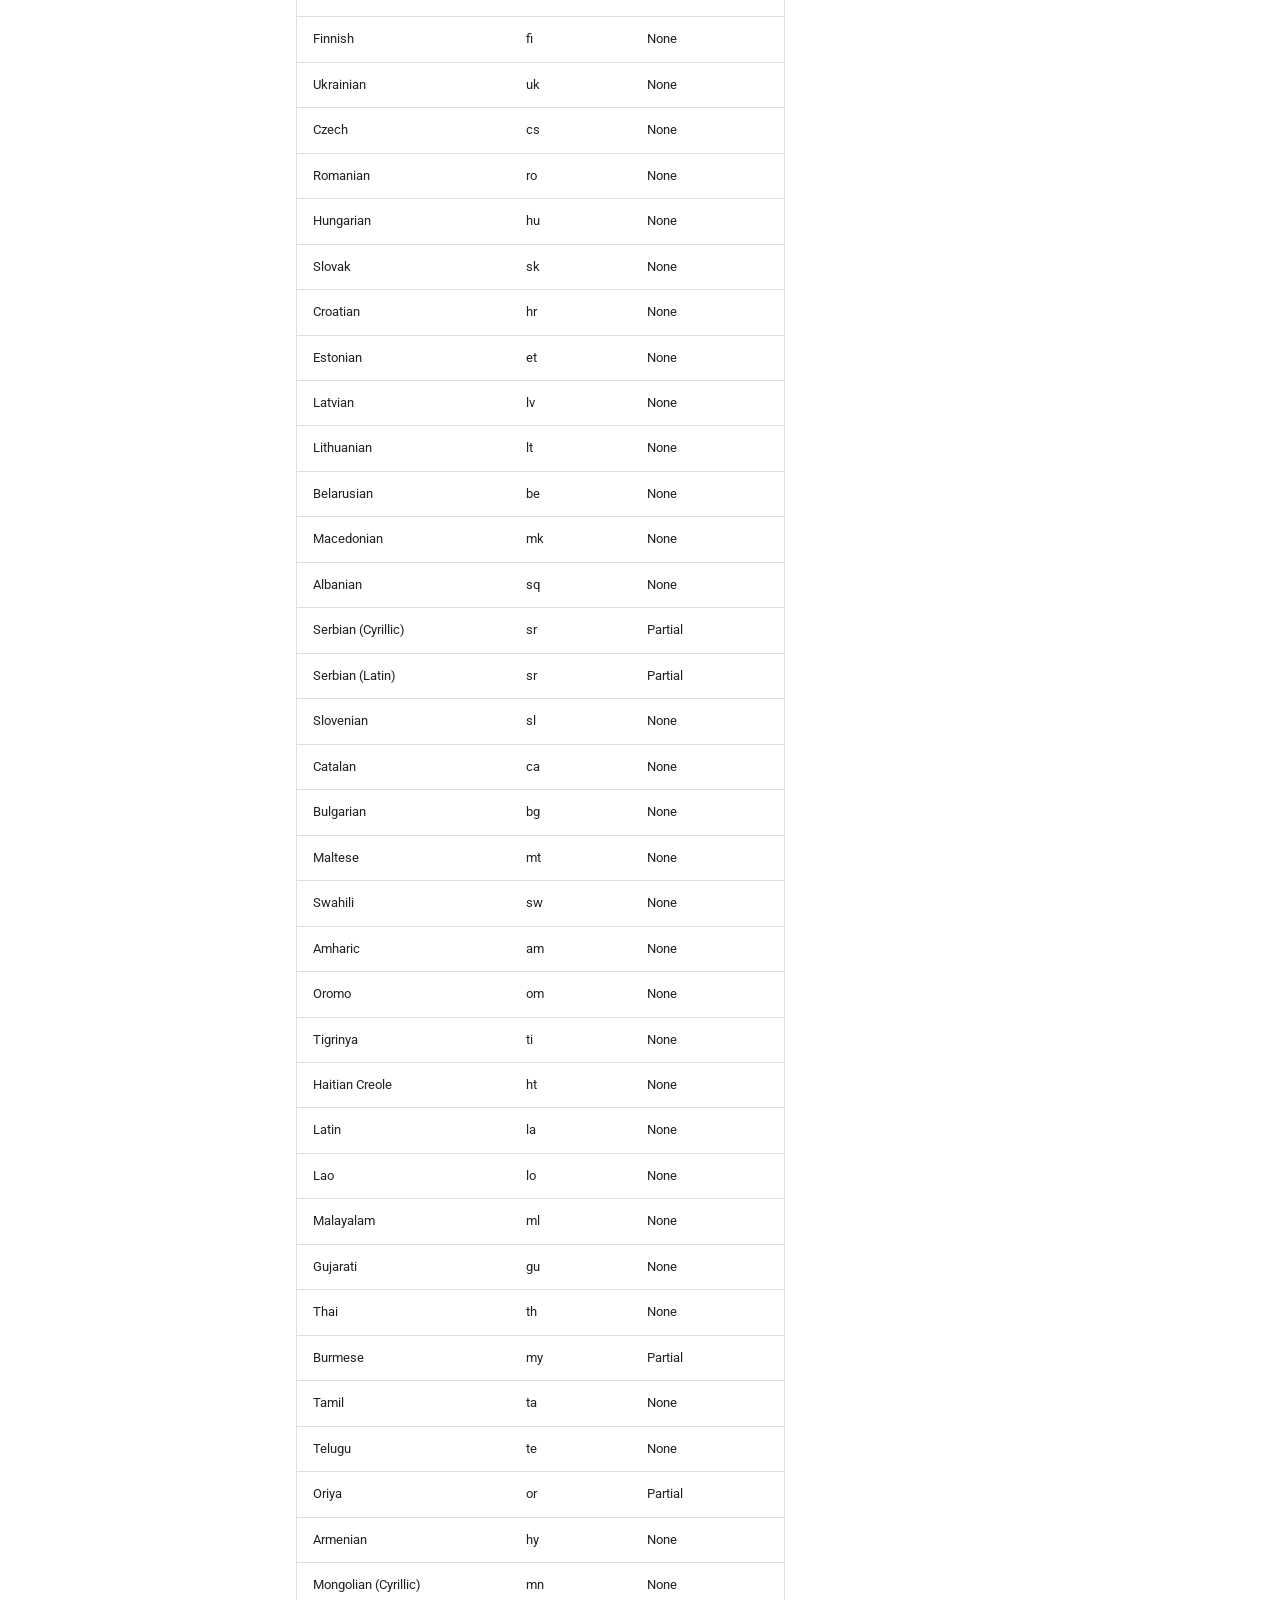
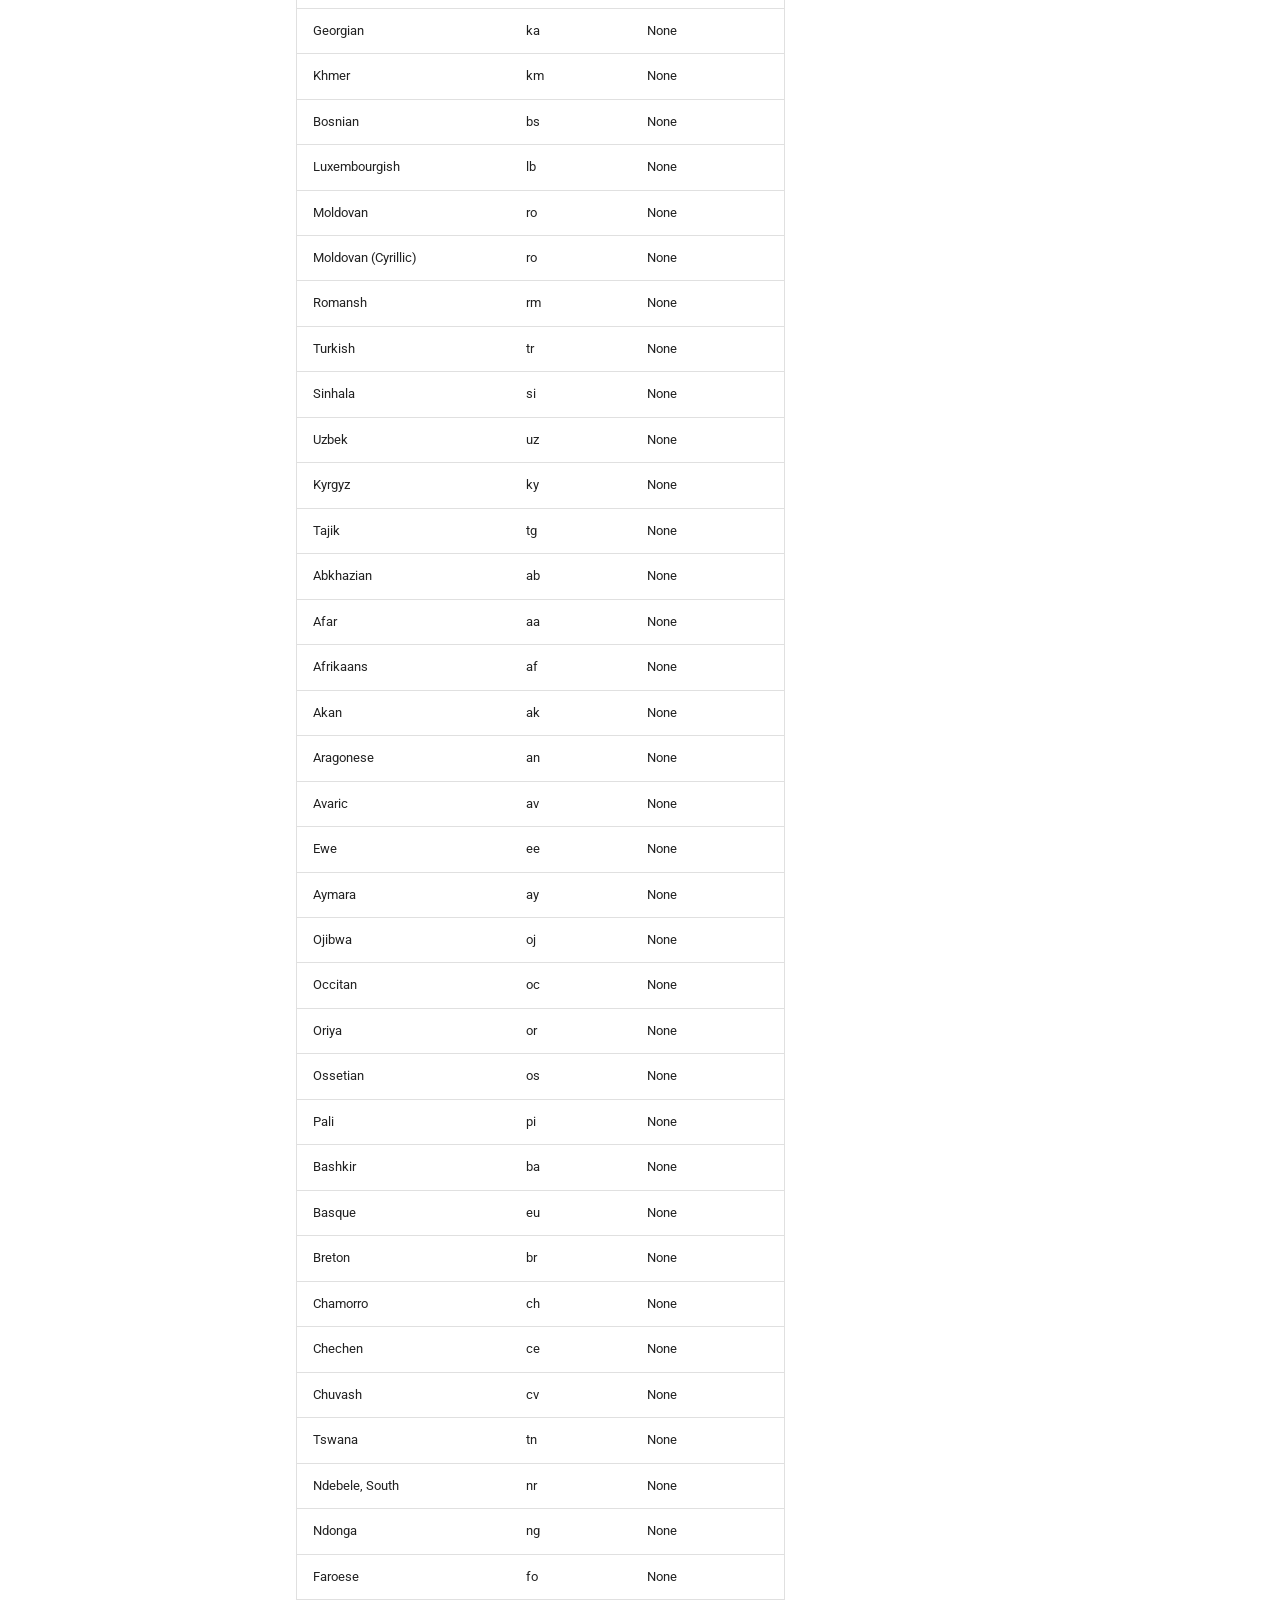
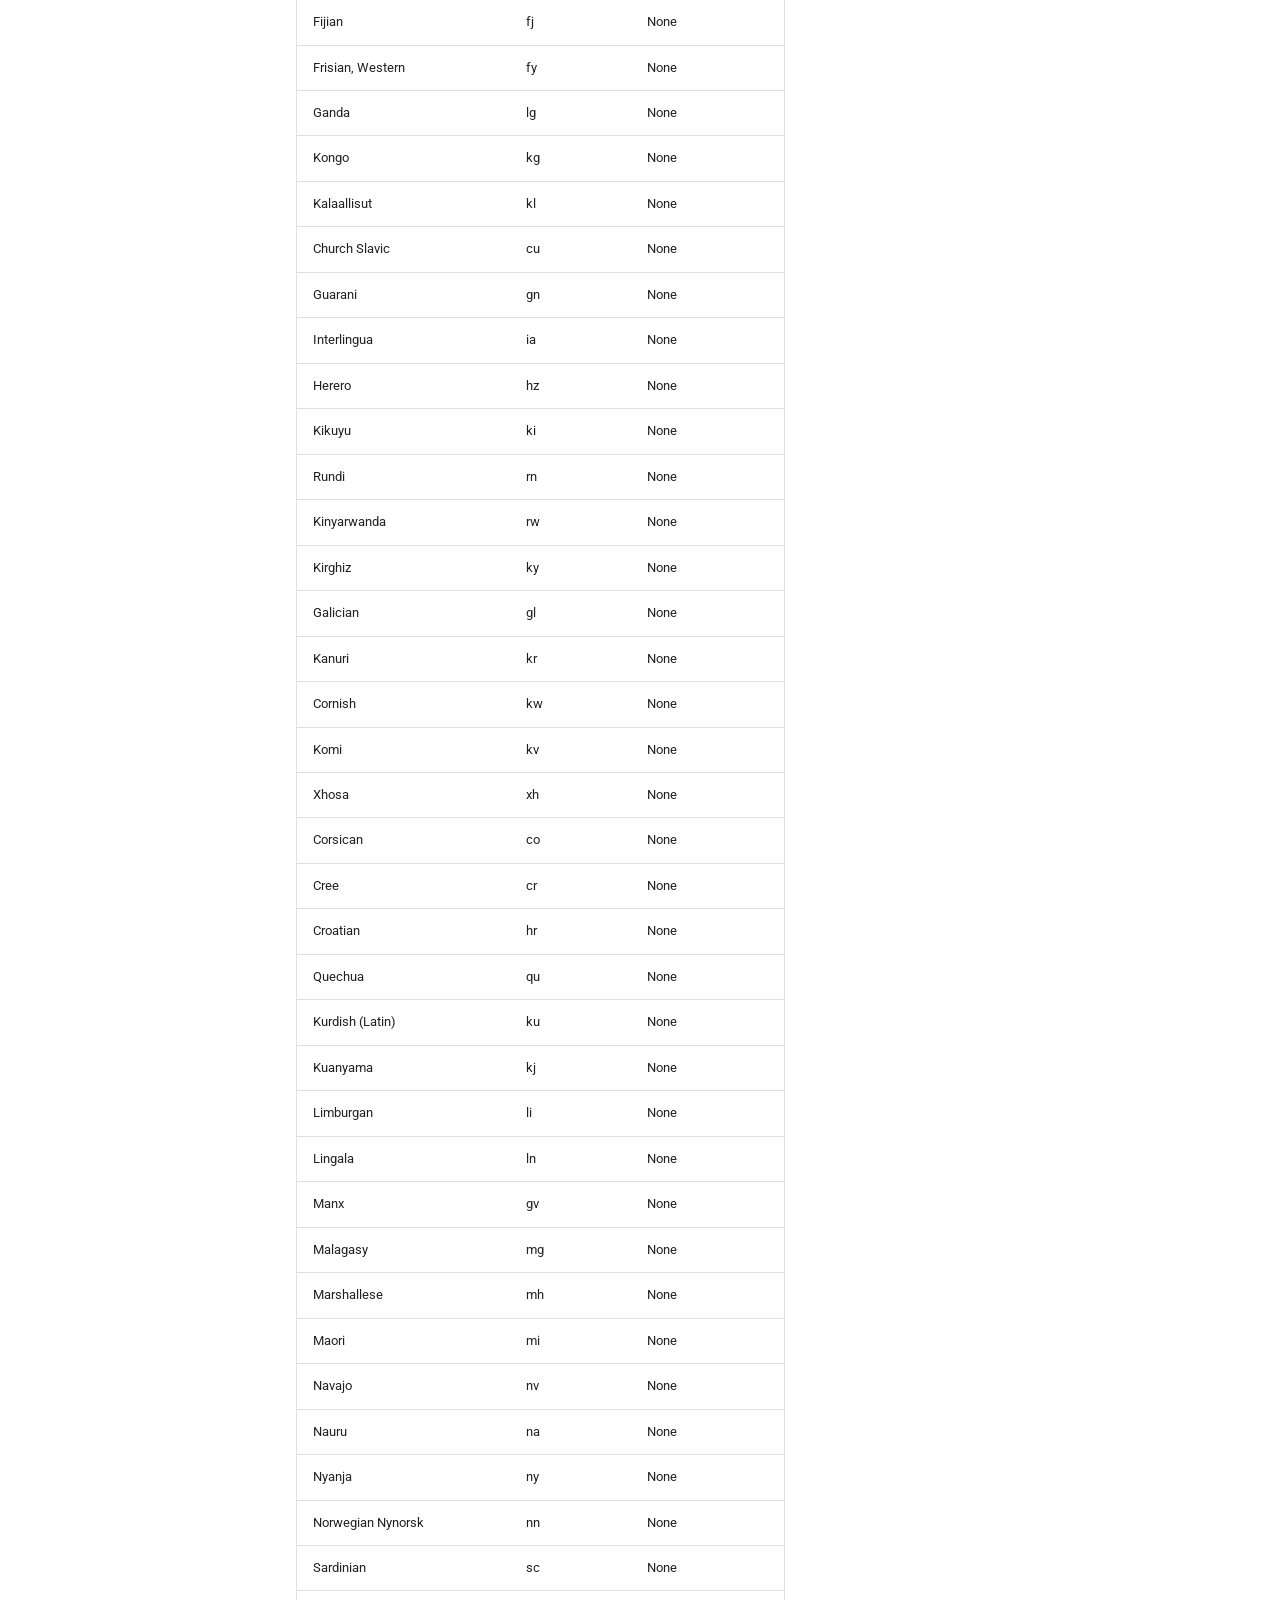
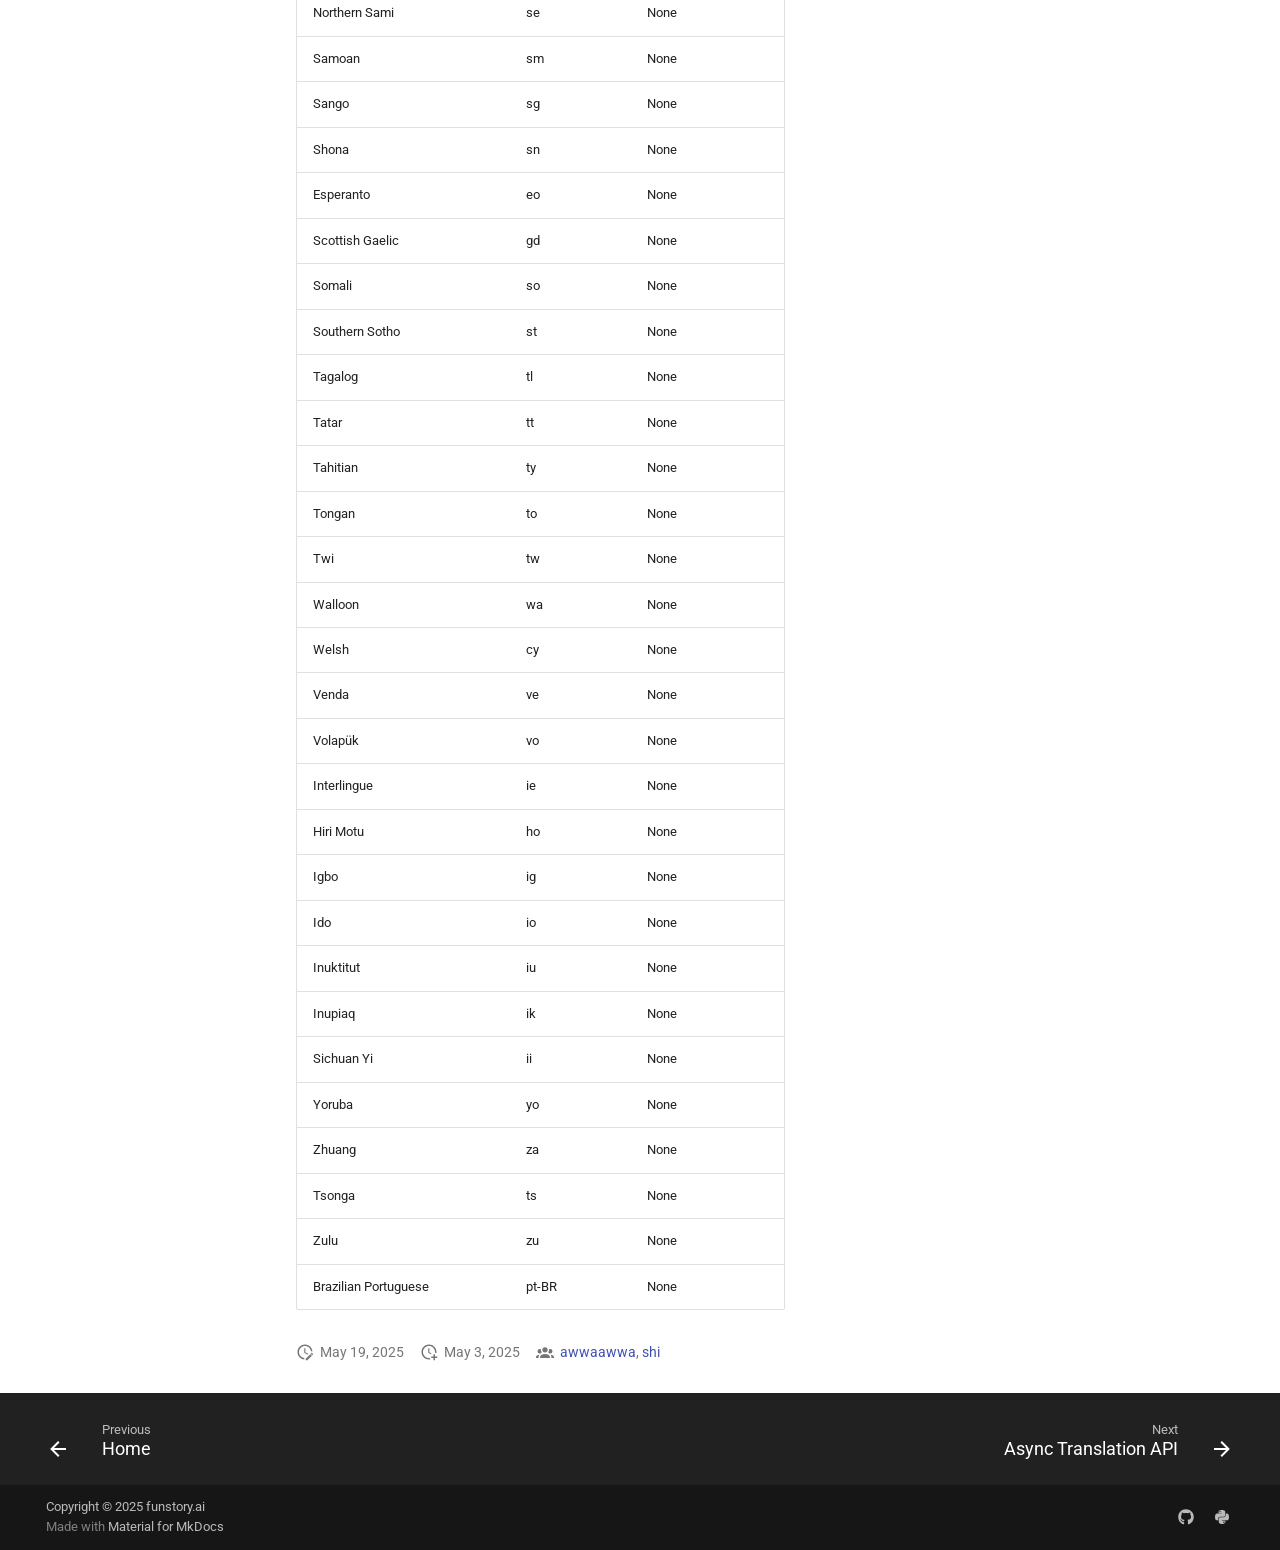
<file: supported_languages/index.html>
<!doctype html><html lang=en class=no-js> <head><meta charset=utf-8><meta name=viewport content="width=device-width,initial-scale=1"><meta name=description content="Write your documentation in Markdown and create a professional static site in minutes – searchable, customizable, in 60+ languages, for all devices"><meta name=author content=funstory.ai><link href=https://squidfunk.github.io/mkdocs-material/supported_languages/ rel=canonical><link rel=prev href=..><link href=../ImplementationDetails/AsyncTranslate/AsyncTranslate/ rel=next><link rel=icon href=../images/babeldoc-small-logo-with-transparent-background.svg><meta name=generator content="mkdocs-1.6.1, mkdocs-material-9.7.6"><title>Supported Languages - BabelDOC</title><link rel=stylesheet href=../assets/stylesheets/main.484c7ddc.min.css><link rel=stylesheet href=../assets/stylesheets/palette.ab4e12ef.min.css><link rel=preconnect href=https://fonts.gstatic.com crossorigin><link rel=stylesheet href="https://fonts.googleapis.com/css?family=Roboto:300,300i,400,400i,700,700i%7CRoboto+Mono:400,400i,700,700i&display=fallback"><style>:root{--md-text-font:"Roboto";--md-code-font:"Roboto Mono"}</style><script>__md_scope=new URL("..",location),__md_hash=e=>[...e].reduce(((e,_)=>(e<<5)-e+_.charCodeAt(0)),0),__md_get=(e,_=localStorage,t=__md_scope)=>JSON.parse(_.getItem(t.pathname+"."+e)),__md_set=(e,_,t=localStorage,a=__md_scope)=>{try{t.setItem(a.pathname+"."+e,JSON.stringify(_))}catch(e){}}</script></head> <body dir=ltr data-md-color-scheme=default data-md-color-primary=indigo data-md-color-accent=indigo> <input class=md-toggle data-md-toggle=drawer type=checkbox id=__drawer autocomplete=off> <input class=md-toggle data-md-toggle=search type=checkbox id=__search autocomplete=off> <label class=md-overlay for=__drawer></label> <div data-md-component=skip> <a href=#supported-languages class=md-skip> Skip to content </a> </div> <div data-md-component=announce> </div> <header class=md-header data-md-component=header> <nav class="md-header__inner md-grid" aria-label=Header> <a href=.. title=BabelDOC class="md-header__button md-logo" aria-label=BabelDOC data-md-component=logo> <img src=../images/babeldoc-small-logo-with-transparent-background.svg alt=logo> </a> <label class="md-header__button md-icon" for=__drawer> <svg xmlns=http://www.w3.org/2000/svg viewbox="0 0 24 24"><path d="M3 6h18v2H3zm0 5h18v2H3zm0 5h18v2H3z"/></svg> </label> <div class=md-header__title data-md-component=header-title> <div class=md-header__ellipsis> <div class=md-header__topic> <span class=md-ellipsis> BabelDOC </span> </div> <div class=md-header__topic data-md-component=header-topic> <span class=md-ellipsis> Supported Languages </span> </div> </div> </div> <form class=md-header__option data-md-component=palette> <input class=md-option data-md-color-media=(prefers-color-scheme) data-md-color-scheme=default data-md-color-primary=indigo data-md-color-accent=indigo aria-label="Switch to light mode" type=radio name=__palette id=__palette_0> <label class="md-header__button md-icon" title="Switch to light mode" for=__palette_1 hidden> <svg xmlns=http://www.w3.org/2000/svg viewbox="0 0 24 24"><path d="m14.3 16-.7-2h-3.2l-.7 2H7.8L11 7h2l3.2 9zM20 8.69V4h-4.69L12 .69 8.69 4H4v4.69L.69 12 4 15.31V20h4.69L12 23.31 15.31 20H20v-4.69L23.31 12zm-9.15 3.96h2.3L12 9z"/></svg> </label> <input class=md-option data-md-color-media="(prefers-color-scheme: light)" data-md-color-scheme=default data-md-color-primary=white data-md-color-accent=indigo aria-label="Switch to dark mode" type=radio name=__palette id=__palette_1> <label class="md-header__button md-icon" title="Switch to dark mode" for=__palette_2 hidden> <svg xmlns=http://www.w3.org/2000/svg viewbox="0 0 24 24"><path d="M12 8a4 4 0 0 0-4 4 4 4 0 0 0 4 4 4 4 0 0 0 4-4 4 4 0 0 0-4-4m0 10a6 6 0 0 1-6-6 6 6 0 0 1 6-6 6 6 0 0 1 6 6 6 6 0 0 1-6 6m8-9.31V4h-4.69L12 .69 8.69 4H4v4.69L.69 12 4 15.31V20h4.69L12 23.31 15.31 20H20v-4.69L23.31 12z"/></svg> </label> <input class=md-option data-md-color-media="(prefers-color-scheme: dark)" data-md-color-scheme=slate data-md-color-primary=black data-md-color-accent=indigo aria-label="Switch to system preference" type=radio name=__palette id=__palette_2> <label class="md-header__button md-icon" title="Switch to system preference" for=__palette_0 hidden> <svg xmlns=http://www.w3.org/2000/svg viewbox="0 0 24 24"><path d="M12 18c-.89 0-1.74-.2-2.5-.55C11.56 16.5 13 14.42 13 12s-1.44-4.5-3.5-5.45C10.26 6.2 11.11 6 12 6a6 6 0 0 1 6 6 6 6 0 0 1-6 6m8-9.31V4h-4.69L12 .69 8.69 4H4v4.69L.69 12 4 15.31V20h4.69L12 23.31 15.31 20H20v-4.69L23.31 12z"/></svg> </label> </form> <script>var palette=__md_get("__palette");if(palette&&palette.color){if("(prefers-color-scheme)"===palette.color.media){var media=matchMedia("(prefers-color-scheme: light)"),input=document.querySelector(media.matches?"[data-md-color-media='(prefers-color-scheme: light)']":"[data-md-color-media='(prefers-color-scheme: dark)']");palette.color.media=input.getAttribute("data-md-color-media"),palette.color.scheme=input.getAttribute("data-md-color-scheme"),palette.color.primary=input.getAttribute("data-md-color-primary"),palette.color.accent=input.getAttribute("data-md-color-accent")}for(var[key,value]of Object.entries(palette.color))document.body.setAttribute("data-md-color-"+key,value)}</script> <label class="md-header__button md-icon" for=__search> <svg xmlns=http://www.w3.org/2000/svg viewbox="0 0 24 24"><path d="M9.5 3A6.5 6.5 0 0 1 16 9.5c0 1.61-.59 3.09-1.56 4.23l.27.27h.79l5 5-1.5 1.5-5-5v-.79l-.27-.27A6.52 6.52 0 0 1 9.5 16 6.5 6.5 0 0 1 3 9.5 6.5 6.5 0 0 1 9.5 3m0 2C7 5 5 7 5 9.5S7 14 9.5 14 14 12 14 9.5 12 5 9.5 5"/></svg> </label> <div class=md-search data-md-component=search role=dialog> <label class=md-search__overlay for=__search></label> <div class=md-search__inner role=search> <form class=md-search__form name=search> <input type=text class=md-search__input name=query aria-label=Search placeholder=Search autocapitalize=off autocorrect=off autocomplete=off spellcheck=false data-md-component=search-query required> <label class="md-search__icon md-icon" for=__search> <svg xmlns=http://www.w3.org/2000/svg viewbox="0 0 24 24"><path d="M9.5 3A6.5 6.5 0 0 1 16 9.5c0 1.61-.59 3.09-1.56 4.23l.27.27h.79l5 5-1.5 1.5-5-5v-.79l-.27-.27A6.52 6.52 0 0 1 9.5 16 6.5 6.5 0 0 1 3 9.5 6.5 6.5 0 0 1 9.5 3m0 2C7 5 5 7 5 9.5S7 14 9.5 14 14 12 14 9.5 12 5 9.5 5"/></svg> <svg xmlns=http://www.w3.org/2000/svg viewbox="0 0 24 24"><path d="M20 11v2H8l5.5 5.5-1.42 1.42L4.16 12l7.92-7.92L13.5 5.5 8 11z"/></svg> </label> <nav class=md-search__options aria-label=Search> <a href=javascript:void(0) class="md-search__icon md-icon" title=Share aria-label=Share data-clipboard data-clipboard-text data-md-component=search-share tabindex=-1> <svg xmlns=http://www.w3.org/2000/svg viewbox="0 0 24 24"><path d="M18 16.08c-.76 0-1.44.3-1.96.77L8.91 12.7c.05-.23.09-.46.09-.7s-.04-.47-.09-.7l7.05-4.11c.54.5 1.25.81 2.04.81a3 3 0 0 0 3-3 3 3 0 0 0-3-3 3 3 0 0 0-3 3c0 .24.04.47.09.7L8.04 9.81C7.5 9.31 6.79 9 6 9a3 3 0 0 0-3 3 3 3 0 0 0 3 3c.79 0 1.5-.31 2.04-.81l7.12 4.15c-.05.21-.08.43-.08.66 0 1.61 1.31 2.91 2.92 2.91s2.92-1.3 2.92-2.91A2.92 2.92 0 0 0 18 16.08"/></svg> </a> <button type=reset class="md-search__icon md-icon" title=Clear aria-label=Clear tabindex=-1> <svg xmlns=http://www.w3.org/2000/svg viewbox="0 0 24 24"><path d="M19 6.41 17.59 5 12 10.59 6.41 5 5 6.41 10.59 12 5 17.59 6.41 19 12 13.41 17.59 19 19 17.59 13.41 12z"/></svg> </button> </nav> <div class=md-search__suggest data-md-component=search-suggest></div> </form> <div class=md-search__output> <div class=md-search__scrollwrap tabindex=0 data-md-scrollfix> <div class=md-search-result data-md-component=search-result> <div class=md-search-result__meta> Initializing search </div> <ol class=md-search-result__list role=presentation></ol> </div> </div> </div> </div> </div> <div class=md-header__source> <a href=https://github.com/funstory-ai/BabelDOC title="Go to repository" class=md-source data-md-component=source> <div class="md-source__icon md-icon"> <svg xmlns=http://www.w3.org/2000/svg viewbox="0 0 448 512"><!-- Font Awesome Free 7.1.0 by @fontawesome - https://fontawesome.com License - https://fontawesome.com/license/free (Icons: CC BY 4.0, Fonts: SIL OFL 1.1, Code: MIT License) Copyright 2025 Fonticons, Inc.--><path d="M439.6 236.1 244 40.5c-5.4-5.5-12.8-8.5-20.4-8.5s-15 3-20.4 8.4L162.5 81l51.5 51.5c27.1-9.1 52.7 16.8 43.4 43.7l49.7 49.7c34.2-11.8 61.2 31 35.5 56.7-26.5 26.5-70.2-2.9-56-37.3L240.3 199v121.9c25.3 12.5 22.3 41.8 9.1 55-6.4 6.4-15.2 10.1-24.3 10.1s-17.8-3.6-24.3-10.1c-17.6-17.6-11.1-46.9 11.2-56v-123c-20.8-8.5-24.6-30.7-18.6-45L142.6 101 8.5 235.1C3 240.6 0 247.9 0 255.5s3 15 8.5 20.4l195.6 195.7c5.4 5.4 12.7 8.4 20.4 8.4s15-3 20.4-8.4l194.7-194.7c5.4-5.4 8.4-12.8 8.4-20.4s-3-15-8.4-20.4"/></svg> </div> <div class=md-source__repository> funstory-ai/BabelDOC </div> </a> </div> </nav> </header> <div class=md-container data-md-component=container> <nav class=md-tabs aria-label=Tabs data-md-component=tabs> <div class=md-grid> <ul class=md-tabs__list> <li class=md-tabs__item> <a href=.. class=md-tabs__link> Home </a> </li> <li class="md-tabs__item md-tabs__item--active"> <a href=./ class=md-tabs__link> Supported Languages </a> </li> <li class=md-tabs__item> <a href=../ImplementationDetails/AsyncTranslate/AsyncTranslate/ class=md-tabs__link> API </a> </li> <li class=md-tabs__item> <a href=../ImplementationDetails/ class=md-tabs__link> Implementation Details </a> </li> <li class=md-tabs__item> <a href=../CODE_OF_CONDUCT/ class=md-tabs__link> Community </a> </li> </ul> </div> </nav> <main class=md-main data-md-component=main> <div class="md-main__inner md-grid"> <div class="md-sidebar md-sidebar--primary" data-md-component=sidebar data-md-type=navigation> <div class=md-sidebar__scrollwrap> <div class=md-sidebar__inner> <nav class="md-nav md-nav--primary md-nav--lifted" aria-label=Navigation data-md-level=0> <label class=md-nav__title for=__drawer> <a href=.. title=BabelDOC class="md-nav__button md-logo" aria-label=BabelDOC data-md-component=logo> <img src=../images/babeldoc-small-logo-with-transparent-background.svg alt=logo> </a> BabelDOC </label> <div class=md-nav__source> <a href=https://github.com/funstory-ai/BabelDOC title="Go to repository" class=md-source data-md-component=source> <div class="md-source__icon md-icon"> <svg xmlns=http://www.w3.org/2000/svg viewbox="0 0 448 512"><!-- Font Awesome Free 7.1.0 by @fontawesome - https://fontawesome.com License - https://fontawesome.com/license/free (Icons: CC BY 4.0, Fonts: SIL OFL 1.1, Code: MIT License) Copyright 2025 Fonticons, Inc.--><path d="M439.6 236.1 244 40.5c-5.4-5.5-12.8-8.5-20.4-8.5s-15 3-20.4 8.4L162.5 81l51.5 51.5c27.1-9.1 52.7 16.8 43.4 43.7l49.7 49.7c34.2-11.8 61.2 31 35.5 56.7-26.5 26.5-70.2-2.9-56-37.3L240.3 199v121.9c25.3 12.5 22.3 41.8 9.1 55-6.4 6.4-15.2 10.1-24.3 10.1s-17.8-3.6-24.3-10.1c-17.6-17.6-11.1-46.9 11.2-56v-123c-20.8-8.5-24.6-30.7-18.6-45L142.6 101 8.5 235.1C3 240.6 0 247.9 0 255.5s3 15 8.5 20.4l195.6 195.7c5.4 5.4 12.7 8.4 20.4 8.4s15-3 20.4-8.4l194.7-194.7c5.4-5.4 8.4-12.8 8.4-20.4s-3-15-8.4-20.4"/></svg> </div> <div class=md-source__repository> funstory-ai/BabelDOC </div> </a> </div> <ul class=md-nav__list data-md-scrollfix> <li class=md-nav__item> <a href=.. class=md-nav__link> <span class=md-ellipsis> Home </span> </a> </li> <li class="md-nav__item md-nav__item--active"> <input class="md-nav__toggle md-toggle" type=checkbox id=__toc> <a href=./ class="md-nav__link md-nav__link--active"> <span class=md-ellipsis> Supported Languages </span> </a> </li> <li class="md-nav__item md-nav__item--nested"> <input class="md-nav__toggle md-toggle " type=checkbox id=__nav_3> <label class=md-nav__link for=__nav_3 id=__nav_3_label tabindex=0> <span class=md-ellipsis> API </span> <span class="md-nav__icon md-icon"></span> </label> <nav class=md-nav data-md-level=1 aria-labelledby=__nav_3_label aria-expanded=false> <label class=md-nav__title for=__nav_3> <span class="md-nav__icon md-icon"></span> API </label> <ul class=md-nav__list data-md-scrollfix> <li class=md-nav__item> <a href=../ImplementationDetails/AsyncTranslate/AsyncTranslate/ class=md-nav__link> <span class=md-ellipsis> Async Translation API </span> </a> </li> </ul> </nav> </li> <li class="md-nav__item md-nav__item--nested"> <input class="md-nav__toggle md-toggle " type=checkbox id=__nav_4> <div class="md-nav__link md-nav__container"> <a href=../ImplementationDetails/ class="md-nav__link "> <span class=md-ellipsis> Implementation Details </span> </a> <label class="md-nav__link " for=__nav_4 id=__nav_4_label tabindex=0> <span class="md-nav__icon md-icon"></span> </label> </div> <nav class=md-nav data-md-level=1 aria-labelledby=__nav_4_label aria-expanded=false> <label class=md-nav__title for=__nav_4> <span class="md-nav__icon md-icon"></span> Implementation Details </label> <ul class=md-nav__list data-md-scrollfix> <li class=md-nav__item> <a href=../ImplementationDetails/PDFParsing/PDFParsing/ class=md-nav__link> <span class=md-ellipsis> PDF Parsing </span> </a> </li> <li class=md-nav__item> <a href=https://github.com/funstory-ai/BabelDOC/blob/main/babeldoc/format/pdf/document_il/midend/layout_parser.py class=md-nav__link> <span class=md-ellipsis> Layout Parser(.py) </span> </a> </li> <li class=md-nav__item> <a href=../ImplementationDetails/ParagraphFinding/ParagraphFinding/ class=md-nav__link> <span class=md-ellipsis> Paragraph Finding </span> </a> </li> <li class=md-nav__item> <a href=../ImplementationDetails/StylesAndFormulas/StylesAndFormulas/ class=md-nav__link> <span class=md-ellipsis> Styles and Formulas </span> </a> </li> <li class=md-nav__item> <a href=../ImplementationDetails/ILTranslator/ILTranslator/ class=md-nav__link> <span class=md-ellipsis> IL Translator </span> </a> </li> <li class=md-nav__item> <a href=../ImplementationDetails/Typesetting/Typesetting/ class=md-nav__link> <span class=md-ellipsis> Typesetting </span> </a> </li> <li class=md-nav__item> <a href=https://github.com/funstory-ai/BabelDOC/blob/main/babeldoc/format/pdf/document_il/utils/fontmap.py class=md-nav__link> <span class=md-ellipsis> Font Mapper(.py) </span> </a> </li> <li class=md-nav__item> <a href=../ImplementationDetails/PDFCreation/PDFCreation/ class=md-nav__link> <span class=md-ellipsis> PDF Creation </span> </a> </li> <li class=md-nav__item> <a href=../intro-to-pdf-object/ class=md-nav__link> <span class=md-ellipsis> Intro To PDF Object </span> </a> </li> </ul> </nav> </li> <li class="md-nav__item md-nav__item--nested"> <input class="md-nav__toggle md-toggle " type=checkbox id=__nav_5> <label class=md-nav__link for=__nav_5 id=__nav_5_label tabindex=0> <span class=md-ellipsis> Community </span> <span class="md-nav__icon md-icon"></span> </label> <nav class=md-nav data-md-level=1 aria-labelledby=__nav_5_label aria-expanded=false> <label class=md-nav__title for=__nav_5> <span class="md-nav__icon md-icon"></span> Community </label> <ul class=md-nav__list data-md-scrollfix> <li class=md-nav__item> <a href=../CODE_OF_CONDUCT/ class=md-nav__link> <span class=md-ellipsis> Code of Conduct </span> </a> </li> <li class="md-nav__item md-nav__item--nested"> <input class="md-nav__toggle md-toggle " type=checkbox id=__nav_5_2> <label class=md-nav__link for=__nav_5_2 id=__nav_5_2_label tabindex=0> <span class=md-ellipsis> Contributing </span> <span class="md-nav__icon md-icon"></span> </label> <nav class=md-nav data-md-level=2 aria-labelledby=__nav_5_2_label aria-expanded=false> <label class=md-nav__title for=__nav_5_2> <span class="md-nav__icon md-icon"></span> Contributing </label> <ul class=md-nav__list data-md-scrollfix> <li class=md-nav__item> <a href=../CONTRIBUTING/ class=md-nav__link> <span class=md-ellipsis> Contributing </span> </a> </li> <li class=md-nav__item> <a href=../CONTRIBUTOR_REWARD/ class=md-nav__link> <span class=md-ellipsis> Contributor Reward </span> </a> </li> </ul> </nav> </li> </ul> </nav> </li> </ul> </nav> </div> </div> </div> <div class="md-sidebar md-sidebar--secondary" data-md-component=sidebar data-md-type=toc> <div class=md-sidebar__scrollwrap> <div class=md-sidebar__inner> <nav class="md-nav md-nav--secondary" aria-label="Table of contents"> </nav> </div> </div> </div> <div class=md-content data-md-component=content> <article class="md-content__inner md-typeset"> <a href=https://github.com/funstory-ai/BabelDOC/edit/main/docs/supported_languages.md title="Edit this page" class="md-content__button md-icon" rel=edit> <svg xmlns=http://www.w3.org/2000/svg viewbox="0 0 24 24"><path d="M10 20H6V4h7v5h5v3.1l2-2V8l-6-6H6c-1.1 0-2 .9-2 2v16c0 1.1.9 2 2 2h4zm10.2-7c.1 0 .3.1.4.2l1.3 1.3c.2.2.2.6 0 .8l-1 1-2.1-2.1 1-1c.1-.1.2-.2.4-.2m0 3.9L14.1 23H12v-2.1l6.1-6.1z"/></svg> </a> <a href=https://github.com/funstory-ai/BabelDOC/raw/main/docs/supported_languages.md title="View source of this page" class="md-content__button md-icon"> <svg xmlns=http://www.w3.org/2000/svg viewbox="0 0 24 24"><path d="M17 18c.56 0 1 .44 1 1s-.44 1-1 1-1-.44-1-1 .44-1 1-1m0-3c-2.73 0-5.06 1.66-6 4 .94 2.34 3.27 4 6 4s5.06-1.66 6-4c-.94-2.34-3.27-4-6-4m0 6.5a2.5 2.5 0 0 1-2.5-2.5 2.5 2.5 0 0 1 2.5-2.5 2.5 2.5 0 0 1 2.5 2.5 2.5 2.5 0 0 1-2.5 2.5M9.27 20H6V4h7v5h5v4.07c.7.08 1.36.25 2 .49V8l-6-6H6a2 2 0 0 0-2 2v16a2 2 0 0 0 2 2h4.5a8.2 8.2 0 0 1-1.23-2"/></svg> </a> <h1 id=supported-languages>Supported Languages</h1> <p>For languages in the table below that do not rely on ligature support, BabelDOC provides good support. For languages that partially rely on ligatures, BabelDOC's translation results can generally meet self-reading needs. For languages that completely rely on ligatures (such as some Indian languages), BabelDOC does not currently support them.</p> <p>We are working hard to develop support for ligatures as soon as possible.</p> <!-- | Kazakh (Cyrillic)    | kk            | None                | --> <table> <thead> <tr> <th style="text-align: left;">Language</th> <th style="text-align: left;">Language Code</th> <th style="text-align: left;">Ligature Dependency</th> </tr> </thead> <tbody> <tr> <td style="text-align: left;">English</td> <td style="text-align: left;">EN</td> <td style="text-align: left;">None</td> </tr> <tr> <td style="text-align: left;">Simplified Chinese</td> <td style="text-align: left;">zh-CN</td> <td style="text-align: left;">None</td> </tr> <tr> <td style="text-align: left;">Traditional Chinese - Hong Kong</td> <td style="text-align: left;">zh-HK</td> <td style="text-align: left;">None</td> </tr> <tr> <td style="text-align: left;">Traditional Chinese - Taiwan</td> <td style="text-align: left;">zh-TW</td> <td style="text-align: left;">None</td> </tr> <tr> <td style="text-align: left;">Japanese</td> <td style="text-align: left;">JA</td> <td style="text-align: left;">None</td> </tr> <tr> <td style="text-align: left;">Korean</td> <td style="text-align: left;">KO</td> <td style="text-align: left;">None</td> </tr> <tr> <td style="text-align: left;">Polish</td> <td style="text-align: left;">PL</td> <td style="text-align: left;">Partial</td> </tr> <tr> <td style="text-align: left;">Russian</td> <td style="text-align: left;">RU</td> <td style="text-align: left;">None</td> </tr> <tr> <td style="text-align: left;">Spanish</td> <td style="text-align: left;">es</td> <td style="text-align: left;">None</td> </tr> <tr> <td style="text-align: left;">Portuguese</td> <td style="text-align: left;">pt</td> <td style="text-align: left;">None</td> </tr> <tr> <td style="text-align: left;">French</td> <td style="text-align: left;">fr</td> <td style="text-align: left;">Partial</td> </tr> <tr> <td style="text-align: left;">Malay</td> <td style="text-align: left;">ms</td> <td style="text-align: left;">None</td> </tr> <tr> <td style="text-align: left;">Indonesian</td> <td style="text-align: left;">id</td> <td style="text-align: left;">None</td> </tr> <tr> <td style="text-align: left;">Turkmen</td> <td style="text-align: left;">tk</td> <td style="text-align: left;">None</td> </tr> <tr> <td style="text-align: left;">Filipino (Tagalog)</td> <td style="text-align: left;">tl</td> <td style="text-align: left;">None</td> </tr> <tr> <td style="text-align: left;">Vietnamese</td> <td style="text-align: left;">vi</td> <td style="text-align: left;">None</td> </tr> <tr> <td style="text-align: left;">Kazakh (Latin)</td> <td style="text-align: left;">kk</td> <td style="text-align: left;">None</td> </tr> <tr> <td style="text-align: left;">German</td> <td style="text-align: left;">de</td> <td style="text-align: left;">None</td> </tr> <tr> <td style="text-align: left;">Dutch</td> <td style="text-align: left;">nl</td> <td style="text-align: left;">None</td> </tr> <tr> <td style="text-align: left;">Irish</td> <td style="text-align: left;">ga</td> <td style="text-align: left;">None</td> </tr> <tr> <td style="text-align: left;">Italian</td> <td style="text-align: left;">it</td> <td style="text-align: left;">None</td> </tr> <tr> <td style="text-align: left;">Greek</td> <td style="text-align: left;">el</td> <td style="text-align: left;">None</td> </tr> <tr> <td style="text-align: left;">Swedish</td> <td style="text-align: left;">sv</td> <td style="text-align: left;">None</td> </tr> <tr> <td style="text-align: left;">Danish</td> <td style="text-align: left;">da</td> <td style="text-align: left;">None</td> </tr> <tr> <td style="text-align: left;">Norwegian</td> <td style="text-align: left;">no</td> <td style="text-align: left;">None</td> </tr> <tr> <td style="text-align: left;">Icelandic</td> <td style="text-align: left;">is</td> <td style="text-align: left;">None</td> </tr> <tr> <td style="text-align: left;">Finnish</td> <td style="text-align: left;">fi</td> <td style="text-align: left;">None</td> </tr> <tr> <td style="text-align: left;">Ukrainian</td> <td style="text-align: left;">uk</td> <td style="text-align: left;">None</td> </tr> <tr> <td style="text-align: left;">Czech</td> <td style="text-align: left;">cs</td> <td style="text-align: left;">None</td> </tr> <tr> <td style="text-align: left;">Romanian</td> <td style="text-align: left;">ro</td> <td style="text-align: left;">None</td> </tr> <tr> <td style="text-align: left;">Hungarian</td> <td style="text-align: left;">hu</td> <td style="text-align: left;">None</td> </tr> <tr> <td style="text-align: left;">Slovak</td> <td style="text-align: left;">sk</td> <td style="text-align: left;">None</td> </tr> <tr> <td style="text-align: left;">Croatian</td> <td style="text-align: left;">hr</td> <td style="text-align: left;">None</td> </tr> <tr> <td style="text-align: left;">Estonian</td> <td style="text-align: left;">et</td> <td style="text-align: left;">None</td> </tr> <tr> <td style="text-align: left;">Latvian</td> <td style="text-align: left;">lv</td> <td style="text-align: left;">None</td> </tr> <tr> <td style="text-align: left;">Lithuanian</td> <td style="text-align: left;">lt</td> <td style="text-align: left;">None</td> </tr> <tr> <td style="text-align: left;">Belarusian</td> <td style="text-align: left;">be</td> <td style="text-align: left;">None</td> </tr> <tr> <td style="text-align: left;">Macedonian</td> <td style="text-align: left;">mk</td> <td style="text-align: left;">None</td> </tr> <tr> <td style="text-align: left;">Albanian</td> <td style="text-align: left;">sq</td> <td style="text-align: left;">None</td> </tr> <tr> <td style="text-align: left;">Serbian (Cyrillic)</td> <td style="text-align: left;">sr</td> <td style="text-align: left;">Partial</td> </tr> <tr> <td style="text-align: left;">Serbian (Latin)</td> <td style="text-align: left;">sr</td> <td style="text-align: left;">Partial</td> </tr> <tr> <td style="text-align: left;">Slovenian</td> <td style="text-align: left;">sl</td> <td style="text-align: left;">None</td> </tr> <tr> <td style="text-align: left;">Catalan</td> <td style="text-align: left;">ca</td> <td style="text-align: left;">None</td> </tr> <tr> <td style="text-align: left;">Bulgarian</td> <td style="text-align: left;">bg</td> <td style="text-align: left;">None</td> </tr> <tr> <td style="text-align: left;">Maltese</td> <td style="text-align: left;">mt</td> <td style="text-align: left;">None</td> </tr> <tr> <td style="text-align: left;">Swahili</td> <td style="text-align: left;">sw</td> <td style="text-align: left;">None</td> </tr> <tr> <td style="text-align: left;">Amharic</td> <td style="text-align: left;">am</td> <td style="text-align: left;">None</td> </tr> <tr> <td style="text-align: left;">Oromo</td> <td style="text-align: left;">om</td> <td style="text-align: left;">None</td> </tr> <tr> <td style="text-align: left;">Tigrinya</td> <td style="text-align: left;">ti</td> <td style="text-align: left;">None</td> </tr> <tr> <td style="text-align: left;">Haitian Creole</td> <td style="text-align: left;">ht</td> <td style="text-align: left;">None</td> </tr> <tr> <td style="text-align: left;">Latin</td> <td style="text-align: left;">la</td> <td style="text-align: left;">None</td> </tr> <tr> <td style="text-align: left;">Lao</td> <td style="text-align: left;">lo</td> <td style="text-align: left;">None</td> </tr> <tr> <td style="text-align: left;">Malayalam</td> <td style="text-align: left;">ml</td> <td style="text-align: left;">None</td> </tr> <tr> <td style="text-align: left;">Gujarati</td> <td style="text-align: left;">gu</td> <td style="text-align: left;">None</td> </tr> <tr> <td style="text-align: left;">Thai</td> <td style="text-align: left;">th</td> <td style="text-align: left;">None</td> </tr> <tr> <td style="text-align: left;">Burmese</td> <td style="text-align: left;">my</td> <td style="text-align: left;">Partial</td> </tr> <tr> <td style="text-align: left;">Tamil</td> <td style="text-align: left;">ta</td> <td style="text-align: left;">None</td> </tr> <tr> <td style="text-align: left;">Telugu</td> <td style="text-align: left;">te</td> <td style="text-align: left;">None</td> </tr> <tr> <td style="text-align: left;">Oriya</td> <td style="text-align: left;">or</td> <td style="text-align: left;">Partial</td> </tr> <tr> <td style="text-align: left;">Armenian</td> <td style="text-align: left;">hy</td> <td style="text-align: left;">None</td> </tr> <tr> <td style="text-align: left;">Mongolian (Cyrillic)</td> <td style="text-align: left;">mn</td> <td style="text-align: left;">None</td> </tr> <tr> <td style="text-align: left;">Georgian</td> <td style="text-align: left;">ka</td> <td style="text-align: left;">None</td> </tr> <tr> <td style="text-align: left;">Khmer</td> <td style="text-align: left;">km</td> <td style="text-align: left;">None</td> </tr> <tr> <td style="text-align: left;">Bosnian</td> <td style="text-align: left;">bs</td> <td style="text-align: left;">None</td> </tr> <tr> <td style="text-align: left;">Luxembourgish</td> <td style="text-align: left;">lb</td> <td style="text-align: left;">None</td> </tr> <tr> <td style="text-align: left;">Moldovan</td> <td style="text-align: left;">ro</td> <td style="text-align: left;">None</td> </tr> <tr> <td style="text-align: left;">Moldovan (Cyrillic)</td> <td style="text-align: left;">ro</td> <td style="text-align: left;">None</td> </tr> <tr> <td style="text-align: left;">Romansh</td> <td style="text-align: left;">rm</td> <td style="text-align: left;">None</td> </tr> <tr> <td style="text-align: left;">Turkish</td> <td style="text-align: left;">tr</td> <td style="text-align: left;">None</td> </tr> <tr> <td style="text-align: left;">Sinhala</td> <td style="text-align: left;">si</td> <td style="text-align: left;">None</td> </tr> <tr> <td style="text-align: left;">Uzbek</td> <td style="text-align: left;">uz</td> <td style="text-align: left;">None</td> </tr> <tr> <td style="text-align: left;">Kyrgyz</td> <td style="text-align: left;">ky</td> <td style="text-align: left;">None</td> </tr> <tr> <td style="text-align: left;">Tajik</td> <td style="text-align: left;">tg</td> <td style="text-align: left;">None</td> </tr> <tr> <td style="text-align: left;">Abkhazian</td> <td style="text-align: left;">ab</td> <td style="text-align: left;">None</td> </tr> <tr> <td style="text-align: left;">Afar</td> <td style="text-align: left;">aa</td> <td style="text-align: left;">None</td> </tr> <tr> <td style="text-align: left;">Afrikaans</td> <td style="text-align: left;">af</td> <td style="text-align: left;">None</td> </tr> <tr> <td style="text-align: left;">Akan</td> <td style="text-align: left;">ak</td> <td style="text-align: left;">None</td> </tr> <tr> <td style="text-align: left;">Aragonese</td> <td style="text-align: left;">an</td> <td style="text-align: left;">None</td> </tr> <tr> <td style="text-align: left;">Avaric</td> <td style="text-align: left;">av</td> <td style="text-align: left;">None</td> </tr> <tr> <td style="text-align: left;">Ewe</td> <td style="text-align: left;">ee</td> <td style="text-align: left;">None</td> </tr> <tr> <td style="text-align: left;">Aymara</td> <td style="text-align: left;">ay</td> <td style="text-align: left;">None</td> </tr> <tr> <td style="text-align: left;">Ojibwa</td> <td style="text-align: left;">oj</td> <td style="text-align: left;">None</td> </tr> <tr> <td style="text-align: left;">Occitan</td> <td style="text-align: left;">oc</td> <td style="text-align: left;">None</td> </tr> <tr> <td style="text-align: left;">Oriya</td> <td style="text-align: left;">or</td> <td style="text-align: left;">None</td> </tr> <tr> <td style="text-align: left;">Ossetian</td> <td style="text-align: left;">os</td> <td style="text-align: left;">None</td> </tr> <tr> <td style="text-align: left;">Pali</td> <td style="text-align: left;">pi</td> <td style="text-align: left;">None</td> </tr> <tr> <td style="text-align: left;">Bashkir</td> <td style="text-align: left;">ba</td> <td style="text-align: left;">None</td> </tr> <tr> <td style="text-align: left;">Basque</td> <td style="text-align: left;">eu</td> <td style="text-align: left;">None</td> </tr> <tr> <td style="text-align: left;">Breton</td> <td style="text-align: left;">br</td> <td style="text-align: left;">None</td> </tr> <tr> <td style="text-align: left;">Chamorro</td> <td style="text-align: left;">ch</td> <td style="text-align: left;">None</td> </tr> <tr> <td style="text-align: left;">Chechen</td> <td style="text-align: left;">ce</td> <td style="text-align: left;">None</td> </tr> <tr> <td style="text-align: left;">Chuvash</td> <td style="text-align: left;">cv</td> <td style="text-align: left;">None</td> </tr> <tr> <td style="text-align: left;">Tswana</td> <td style="text-align: left;">tn</td> <td style="text-align: left;">None</td> </tr> <tr> <td style="text-align: left;">Ndebele, South</td> <td style="text-align: left;">nr</td> <td style="text-align: left;">None</td> </tr> <tr> <td style="text-align: left;">Ndonga</td> <td style="text-align: left;">ng</td> <td style="text-align: left;">None</td> </tr> <tr> <td style="text-align: left;">Faroese</td> <td style="text-align: left;">fo</td> <td style="text-align: left;">None</td> </tr> <tr> <td style="text-align: left;">Fijian</td> <td style="text-align: left;">fj</td> <td style="text-align: left;">None</td> </tr> <tr> <td style="text-align: left;">Frisian, Western</td> <td style="text-align: left;">fy</td> <td style="text-align: left;">None</td> </tr> <tr> <td style="text-align: left;">Ganda</td> <td style="text-align: left;">lg</td> <td style="text-align: left;">None</td> </tr> <tr> <td style="text-align: left;">Kongo</td> <td style="text-align: left;">kg</td> <td style="text-align: left;">None</td> </tr> <tr> <td style="text-align: left;">Kalaallisut</td> <td style="text-align: left;">kl</td> <td style="text-align: left;">None</td> </tr> <tr> <td style="text-align: left;">Church Slavic</td> <td style="text-align: left;">cu</td> <td style="text-align: left;">None</td> </tr> <tr> <td style="text-align: left;">Guarani</td> <td style="text-align: left;">gn</td> <td style="text-align: left;">None</td> </tr> <tr> <td style="text-align: left;">Interlingua</td> <td style="text-align: left;">ia</td> <td style="text-align: left;">None</td> </tr> <tr> <td style="text-align: left;">Herero</td> <td style="text-align: left;">hz</td> <td style="text-align: left;">None</td> </tr> <tr> <td style="text-align: left;">Kikuyu</td> <td style="text-align: left;">ki</td> <td style="text-align: left;">None</td> </tr> <tr> <td style="text-align: left;">Rundi</td> <td style="text-align: left;">rn</td> <td style="text-align: left;">None</td> </tr> <tr> <td style="text-align: left;">Kinyarwanda</td> <td style="text-align: left;">rw</td> <td style="text-align: left;">None</td> </tr> <tr> <td style="text-align: left;">Kirghiz</td> <td style="text-align: left;">ky</td> <td style="text-align: left;">None</td> </tr> <tr> <td style="text-align: left;">Galician</td> <td style="text-align: left;">gl</td> <td style="text-align: left;">None</td> </tr> <tr> <td style="text-align: left;">Kanuri</td> <td style="text-align: left;">kr</td> <td style="text-align: left;">None</td> </tr> <tr> <td style="text-align: left;">Cornish</td> <td style="text-align: left;">kw</td> <td style="text-align: left;">None</td> </tr> <tr> <td style="text-align: left;">Komi</td> <td style="text-align: left;">kv</td> <td style="text-align: left;">None</td> </tr> <tr> <td style="text-align: left;">Xhosa</td> <td style="text-align: left;">xh</td> <td style="text-align: left;">None</td> </tr> <tr> <td style="text-align: left;">Corsican</td> <td style="text-align: left;">co</td> <td style="text-align: left;">None</td> </tr> <tr> <td style="text-align: left;">Cree</td> <td style="text-align: left;">cr</td> <td style="text-align: left;">None</td> </tr> <tr> <td style="text-align: left;">Croatian</td> <td style="text-align: left;">hr</td> <td style="text-align: left;">None</td> </tr> <tr> <td style="text-align: left;">Quechua</td> <td style="text-align: left;">qu</td> <td style="text-align: left;">None</td> </tr> <tr> <td style="text-align: left;">Kurdish (Latin)</td> <td style="text-align: left;">ku</td> <td style="text-align: left;">None</td> </tr> <tr> <td style="text-align: left;">Kuanyama</td> <td style="text-align: left;">kj</td> <td style="text-align: left;">None</td> </tr> <tr> <td style="text-align: left;">Limburgan</td> <td style="text-align: left;">li</td> <td style="text-align: left;">None</td> </tr> <tr> <td style="text-align: left;">Lingala</td> <td style="text-align: left;">ln</td> <td style="text-align: left;">None</td> </tr> <tr> <td style="text-align: left;">Manx</td> <td style="text-align: left;">gv</td> <td style="text-align: left;">None</td> </tr> <tr> <td style="text-align: left;">Malagasy</td> <td style="text-align: left;">mg</td> <td style="text-align: left;">None</td> </tr> <tr> <td style="text-align: left;">Marshallese</td> <td style="text-align: left;">mh</td> <td style="text-align: left;">None</td> </tr> <tr> <td style="text-align: left;">Maori</td> <td style="text-align: left;">mi</td> <td style="text-align: left;">None</td> </tr> <tr> <td style="text-align: left;">Navajo</td> <td style="text-align: left;">nv</td> <td style="text-align: left;">None</td> </tr> <tr> <td style="text-align: left;">Nauru</td> <td style="text-align: left;">na</td> <td style="text-align: left;">None</td> </tr> <tr> <td style="text-align: left;">Nyanja</td> <td style="text-align: left;">ny</td> <td style="text-align: left;">None</td> </tr> <tr> <td style="text-align: left;">Norwegian Nynorsk</td> <td style="text-align: left;">nn</td> <td style="text-align: left;">None</td> </tr> <tr> <td style="text-align: left;">Sardinian</td> <td style="text-align: left;">sc</td> <td style="text-align: left;">None</td> </tr> <tr> <td style="text-align: left;">Northern Sami</td> <td style="text-align: left;">se</td> <td style="text-align: left;">None</td> </tr> <tr> <td style="text-align: left;">Samoan</td> <td style="text-align: left;">sm</td> <td style="text-align: left;">None</td> </tr> <tr> <td style="text-align: left;">Sango</td> <td style="text-align: left;">sg</td> <td style="text-align: left;">None</td> </tr> <tr> <td style="text-align: left;">Shona</td> <td style="text-align: left;">sn</td> <td style="text-align: left;">None</td> </tr> <tr> <td style="text-align: left;">Esperanto</td> <td style="text-align: left;">eo</td> <td style="text-align: left;">None</td> </tr> <tr> <td style="text-align: left;">Scottish Gaelic</td> <td style="text-align: left;">gd</td> <td style="text-align: left;">None</td> </tr> <tr> <td style="text-align: left;">Somali</td> <td style="text-align: left;">so</td> <td style="text-align: left;">None</td> </tr> <tr> <td style="text-align: left;">Southern Sotho</td> <td style="text-align: left;">st</td> <td style="text-align: left;">None</td> </tr> <tr> <td style="text-align: left;">Tagalog</td> <td style="text-align: left;">tl</td> <td style="text-align: left;">None</td> </tr> <tr> <td style="text-align: left;">Tatar</td> <td style="text-align: left;">tt</td> <td style="text-align: left;">None</td> </tr> <tr> <td style="text-align: left;">Tahitian</td> <td style="text-align: left;">ty</td> <td style="text-align: left;">None</td> </tr> <tr> <td style="text-align: left;">Tongan</td> <td style="text-align: left;">to</td> <td style="text-align: left;">None</td> </tr> <tr> <td style="text-align: left;">Twi</td> <td style="text-align: left;">tw</td> <td style="text-align: left;">None</td> </tr> <tr> <td style="text-align: left;">Walloon</td> <td style="text-align: left;">wa</td> <td style="text-align: left;">None</td> </tr> <tr> <td style="text-align: left;">Welsh</td> <td style="text-align: left;">cy</td> <td style="text-align: left;">None</td> </tr> <tr> <td style="text-align: left;">Venda</td> <td style="text-align: left;">ve</td> <td style="text-align: left;">None</td> </tr> <tr> <td style="text-align: left;">Volapük</td> <td style="text-align: left;">vo</td> <td style="text-align: left;">None</td> </tr> <tr> <td style="text-align: left;">Interlingue</td> <td style="text-align: left;">ie</td> <td style="text-align: left;">None</td> </tr> <tr> <td style="text-align: left;">Hiri Motu</td> <td style="text-align: left;">ho</td> <td style="text-align: left;">None</td> </tr> <tr> <td style="text-align: left;">Igbo</td> <td style="text-align: left;">ig</td> <td style="text-align: left;">None</td> </tr> <tr> <td style="text-align: left;">Ido</td> <td style="text-align: left;">io</td> <td style="text-align: left;">None</td> </tr> <tr> <td style="text-align: left;">Inuktitut</td> <td style="text-align: left;">iu</td> <td style="text-align: left;">None</td> </tr> <tr> <td style="text-align: left;">Inupiaq</td> <td style="text-align: left;">ik</td> <td style="text-align: left;">None</td> </tr> <tr> <td style="text-align: left;">Sichuan Yi</td> <td style="text-align: left;">ii</td> <td style="text-align: left;">None</td> </tr> <tr> <td style="text-align: left;">Yoruba</td> <td style="text-align: left;">yo</td> <td style="text-align: left;">None</td> </tr> <tr> <td style="text-align: left;">Zhuang</td> <td style="text-align: left;">za</td> <td style="text-align: left;">None</td> </tr> <tr> <td style="text-align: left;">Tsonga</td> <td style="text-align: left;">ts</td> <td style="text-align: left;">None</td> </tr> <tr> <td style="text-align: left;">Zulu</td> <td style="text-align: left;">zu</td> <td style="text-align: left;">None</td> </tr> <tr> <td style="text-align: left;">Brazilian Portuguese</td> <td style="text-align: left;">pt-BR</td> <td style="text-align: left;">None</td> </tr> </tbody> </table> <aside class=md-source-file> <span class=md-source-file__fact> <span class=md-icon title="Last update"> <svg xmlns=http://www.w3.org/2000/svg viewbox="0 0 24 24"><path d="M21 13.1c-.1 0-.3.1-.4.2l-1 1 2.1 2.1 1-1c.2-.2.2-.6 0-.8l-1.3-1.3c-.1-.1-.2-.2-.4-.2m-1.9 1.8-6.1 6V23h2.1l6.1-6.1zM12.5 7v5.2l4 2.4-1 1L11 13V7zM11 21.9c-5.1-.5-9-4.8-9-9.9C2 6.5 6.5 2 12 2c5.3 0 9.6 4.1 10 9.3-.3-.1-.6-.2-1-.2s-.7.1-1 .2C19.6 7.2 16.2 4 12 4c-4.4 0-8 3.6-8 8 0 4.1 3.1 7.5 7.1 7.9l-.1.2z"/></svg> </span> <span class="git-revision-date-localized-plugin git-revision-date-localized-plugin-date" title="May 19, 2025 09:29:56 UTC">May 19, 2025</span> </span> <span class=md-source-file__fact> <span class=md-icon title=Created> <svg xmlns=http://www.w3.org/2000/svg viewbox="0 0 24 24"><path d="M14.47 15.08 11 13V7h1.5v5.25l3.08 1.83c-.41.28-.79.62-1.11 1m-1.39 4.84c-.36.05-.71.08-1.08.08-4.42 0-8-3.58-8-8s3.58-8 8-8 8 3.58 8 8c0 .37-.03.72-.08 1.08.69.1 1.33.32 1.92.64.1-.56.16-1.13.16-1.72 0-5.5-4.5-10-10-10S2 6.5 2 12s4.47 10 10 10c.59 0 1.16-.06 1.72-.16-.32-.59-.54-1.23-.64-1.92M18 15v3h-3v2h3v3h2v-3h3v-2h-3v-3z"/></svg> </span> <span class="git-revision-date-localized-plugin git-revision-date-localized-plugin-date" title="May 3, 2025 15:27:01 UTC">May 3, 2025</span> </span> <span class=md-source-file__fact> <span class=md-icon title=Contributors> <svg xmlns=http://www.w3.org/2000/svg viewbox="0 0 24 24"><path d="M12 5.5A3.5 3.5 0 0 1 15.5 9a3.5 3.5 0 0 1-3.5 3.5A3.5 3.5 0 0 1 8.5 9 3.5 3.5 0 0 1 12 5.5M5 8c.56 0 1.08.15 1.53.42-.15 1.43.27 2.85 1.13 3.96C7.16 13.34 6.16 14 5 14a3 3 0 0 1-3-3 3 3 0 0 1 3-3m14 0a3 3 0 0 1 3 3 3 3 0 0 1-3 3c-1.16 0-2.16-.66-2.66-1.62a5.54 5.54 0 0 0 1.13-3.96c.45-.27.97-.42 1.53-.42M5.5 18.25c0-2.07 2.91-3.75 6.5-3.75s6.5 1.68 6.5 3.75V20h-13zM0 20v-1.5c0-1.39 1.89-2.56 4.45-2.9-.59.68-.95 1.62-.95 2.65V20zm24 0h-3.5v-1.75c0-1.03-.36-1.97-.95-2.65 2.56.34 4.45 1.51 4.45 2.9z"/></svg> </span> <nav> <a href=mailto:8493196+awwaawwa@users.noreply.github.com>awwaawwa</a>, <a href=mailto:pppppop65@gmail.com>shi</a> </nav> </span> </aside> </article> </div> <script>var target=document.getElementById(location.hash.slice(1));target&&target.name&&(target.checked=target.name.startsWith("__tabbed_"))</script> </div> <button type=button class="md-top md-icon" data-md-component=top hidden> <svg xmlns=http://www.w3.org/2000/svg viewbox="0 0 24 24"><path d="M13 20h-2V8l-5.5 5.5-1.42-1.42L12 4.16l7.92 7.92-1.42 1.42L13 8z"/></svg> Back to top </button> </main> <footer class=md-footer> <nav class="md-footer__inner md-grid" aria-label=Footer> <a href=.. class="md-footer__link md-footer__link--prev" aria-label="Previous: Home"> <div class="md-footer__button md-icon"> <svg xmlns=http://www.w3.org/2000/svg viewbox="0 0 24 24"><path d="M20 11v2H8l5.5 5.5-1.42 1.42L4.16 12l7.92-7.92L13.5 5.5 8 11z"/></svg> </div> <div class=md-footer__title> <span class=md-footer__direction> Previous </span> <div class=md-ellipsis> Home </div> </div> </a> <a href=../ImplementationDetails/AsyncTranslate/AsyncTranslate/ class="md-footer__link md-footer__link--next" aria-label="Next: Async Translation API"> <div class=md-footer__title> <span class=md-footer__direction> Next </span> <div class=md-ellipsis> Async Translation API </div> </div> <div class="md-footer__button md-icon"> <svg xmlns=http://www.w3.org/2000/svg viewbox="0 0 24 24"><path d="M4 11v2h12l-5.5 5.5 1.42 1.42L19.84 12l-7.92-7.92L10.5 5.5 16 11z"/></svg> </div> </a> </nav> <div class="md-footer-meta md-typeset"> <div class="md-footer-meta__inner md-grid"> <div class=md-copyright> <div class=md-copyright__highlight> Copyright &copy; 2025 funstory.ai </div> Made with <a href=https://squidfunk.github.io/mkdocs-material/ target=_blank rel=noopener> Material for MkDocs </a> </div> <div class=md-social> <a href=https://github.com/funstory-ai/BabelDOC target=_blank rel=noopener title=github.com class=md-social__link> <svg xmlns=http://www.w3.org/2000/svg viewbox="0 0 512 512"><!-- Font Awesome Free 7.1.0 by @fontawesome - https://fontawesome.com License - https://fontawesome.com/license/free (Icons: CC BY 4.0, Fonts: SIL OFL 1.1, Code: MIT License) Copyright 2025 Fonticons, Inc.--><path d="M173.9 397.4c0 2-2.3 3.6-5.2 3.6-3.3.3-5.6-1.3-5.6-3.6 0-2 2.3-3.6 5.2-3.6 3-.3 5.6 1.3 5.6 3.6m-31.1-4.5c-.7 2 1.3 4.3 4.3 4.9 2.6 1 5.6 0 6.2-2s-1.3-4.3-4.3-5.2c-2.6-.7-5.5.3-6.2 2.3m44.2-1.7c-2.9.7-4.9 2.6-4.6 4.9.3 2 2.9 3.3 5.9 2.6 2.9-.7 4.9-2.6 4.6-4.6-.3-1.9-3-3.2-5.9-2.9M252.8 8C114.1 8 8 113.3 8 252c0 110.9 69.8 205.8 169.5 239.2 12.8 2.3 17.3-5.6 17.3-12.1 0-6.2-.3-40.4-.3-61.4 0 0-70 15-84.7-29.8 0 0-11.4-29.1-27.8-36.6 0 0-22.9-15.7 1.6-15.4 0 0 24.9 2 38.6 25.8 21.9 38.6 58.6 27.5 72.9 20.9 2.3-16 8.8-27.1 16-33.7-55.9-6.2-112.3-14.3-112.3-110.5 0-27.5 7.6-41.3 23.6-58.9-2.6-6.5-11.1-33.3 2.6-67.9 20.9-6.5 69 27 69 27 20-5.6 41.5-8.5 62.8-8.5s42.8 2.9 62.8 8.5c0 0 48.1-33.6 69-27 13.7 34.7 5.2 61.4 2.6 67.9 16 17.7 25.8 31.5 25.8 58.9 0 96.5-58.9 104.2-114.8 110.5 9.2 7.9 17 22.9 17 46.4 0 33.7-.3 75.4-.3 83.6 0 6.5 4.6 14.4 17.3 12.1C436.2 457.8 504 362.9 504 252 504 113.3 391.5 8 252.8 8M105.2 352.9c-1.3 1-1 3.3.7 5.2 1.6 1.6 3.9 2.3 5.2 1 1.3-1 1-3.3-.7-5.2-1.6-1.6-3.9-2.3-5.2-1m-10.8-8.1c-.7 1.3.3 2.9 2.3 3.9 1.6 1 3.6.7 4.3-.7.7-1.3-.3-2.9-2.3-3.9-2-.6-3.6-.3-4.3.7m32.4 35.6c-1.6 1.3-1 4.3 1.3 6.2 2.3 2.3 5.2 2.6 6.5 1 1.3-1.3.7-4.3-1.3-6.2-2.2-2.3-5.2-2.6-6.5-1m-11.4-14.7c-1.6 1-1.6 3.6 0 5.9s4.3 3.3 5.6 2.3c1.6-1.3 1.6-3.9 0-6.2-1.4-2.3-4-3.3-5.6-2"/></svg> </a> <a href=https://pypi.org/project/BabelDOC/ target=_blank rel=noopener title=pypi.org class=md-social__link> <svg xmlns=http://www.w3.org/2000/svg viewbox="0 0 448 512"><!-- Font Awesome Free 7.1.0 by @fontawesome - https://fontawesome.com License - https://fontawesome.com/license/free (Icons: CC BY 4.0, Fonts: SIL OFL 1.1, Code: MIT License) Copyright 2025 Fonticons, Inc.--><path d="M439.8 200.5c-7.7-30.9-22.3-54.2-53.4-54.2h-40.1v47.4c0 36.8-31.2 67.8-66.8 67.8H172.7c-29.2 0-53.4 25-53.4 54.3v101.8c0 29 25.2 46 53.4 54.3 33.8 9.9 66.3 11.7 106.8 0 26.9-7.8 53.4-23.5 53.4-54.3v-40.7H226.2v-13.6h160.2c31.1 0 42.6-21.7 53.4-54.2 11.2-33.5 10.7-65.7 0-108.6M286.2 444.7a20.4 20.4 0 1 1 0-40.7 20.4 20.4 0 1 1 0 40.7M167.8 248.1h106.8c29.7 0 53.4-24.5 53.4-54.3V91.9c0-29-24.4-50.7-53.4-55.6-35.8-5.9-74.7-5.6-106.8.1-45.2 8-53.4 24.7-53.4 55.6v40.7h106.9v13.6h-147c-31.1 0-58.3 18.7-66.8 54.2-9.8 40.7-10.2 66.1 0 108.6 7.6 31.6 25.7 54.2 56.8 54.2H101v-48.8c0-35.3 30.5-66.4 66.8-66.4m-6.6-183.4a20.4 20.4 0 1 1 0 40.8 20.4 20.4 0 1 1 0-40.8"/></svg> </a> </div> </div> </div> </footer> </div> <div class=md-dialog data-md-component=dialog> <div class="md-dialog__inner md-typeset"></div> </div> <script id=__config type=application/json>{"annotate": null, "base": "..", "features": ["announce.dismiss", "content.action.edit", "content.action.view", "content.code.annotate", "content.code.copy", "content.code.select", "content.tooltips", "navigation.footer", "navigation.indexes", "navigation.sections", "navigation.tabs", "navigation.top", "navigation.tracking", "search.highlight", "search.share", "search.suggest", "toc.follow"], "search": "../assets/javascripts/workers/search.2c215733.min.js", "tags": null, "translations": {"clipboard.copied": "Copied to clipboard", "clipboard.copy": "Copy to clipboard", "search.result.more.one": "1 more on this page", "search.result.more.other": "# more on this page", "search.result.none": "No matching documents", "search.result.one": "1 matching document", "search.result.other": "# matching documents", "search.result.placeholder": "Type to start searching", "search.result.term.missing": "Missing", "select.version": "Select version"}, "version": null}</script> <script src=../assets/javascripts/bundle.79ae519e.min.js></script> </body> </html>
</file>
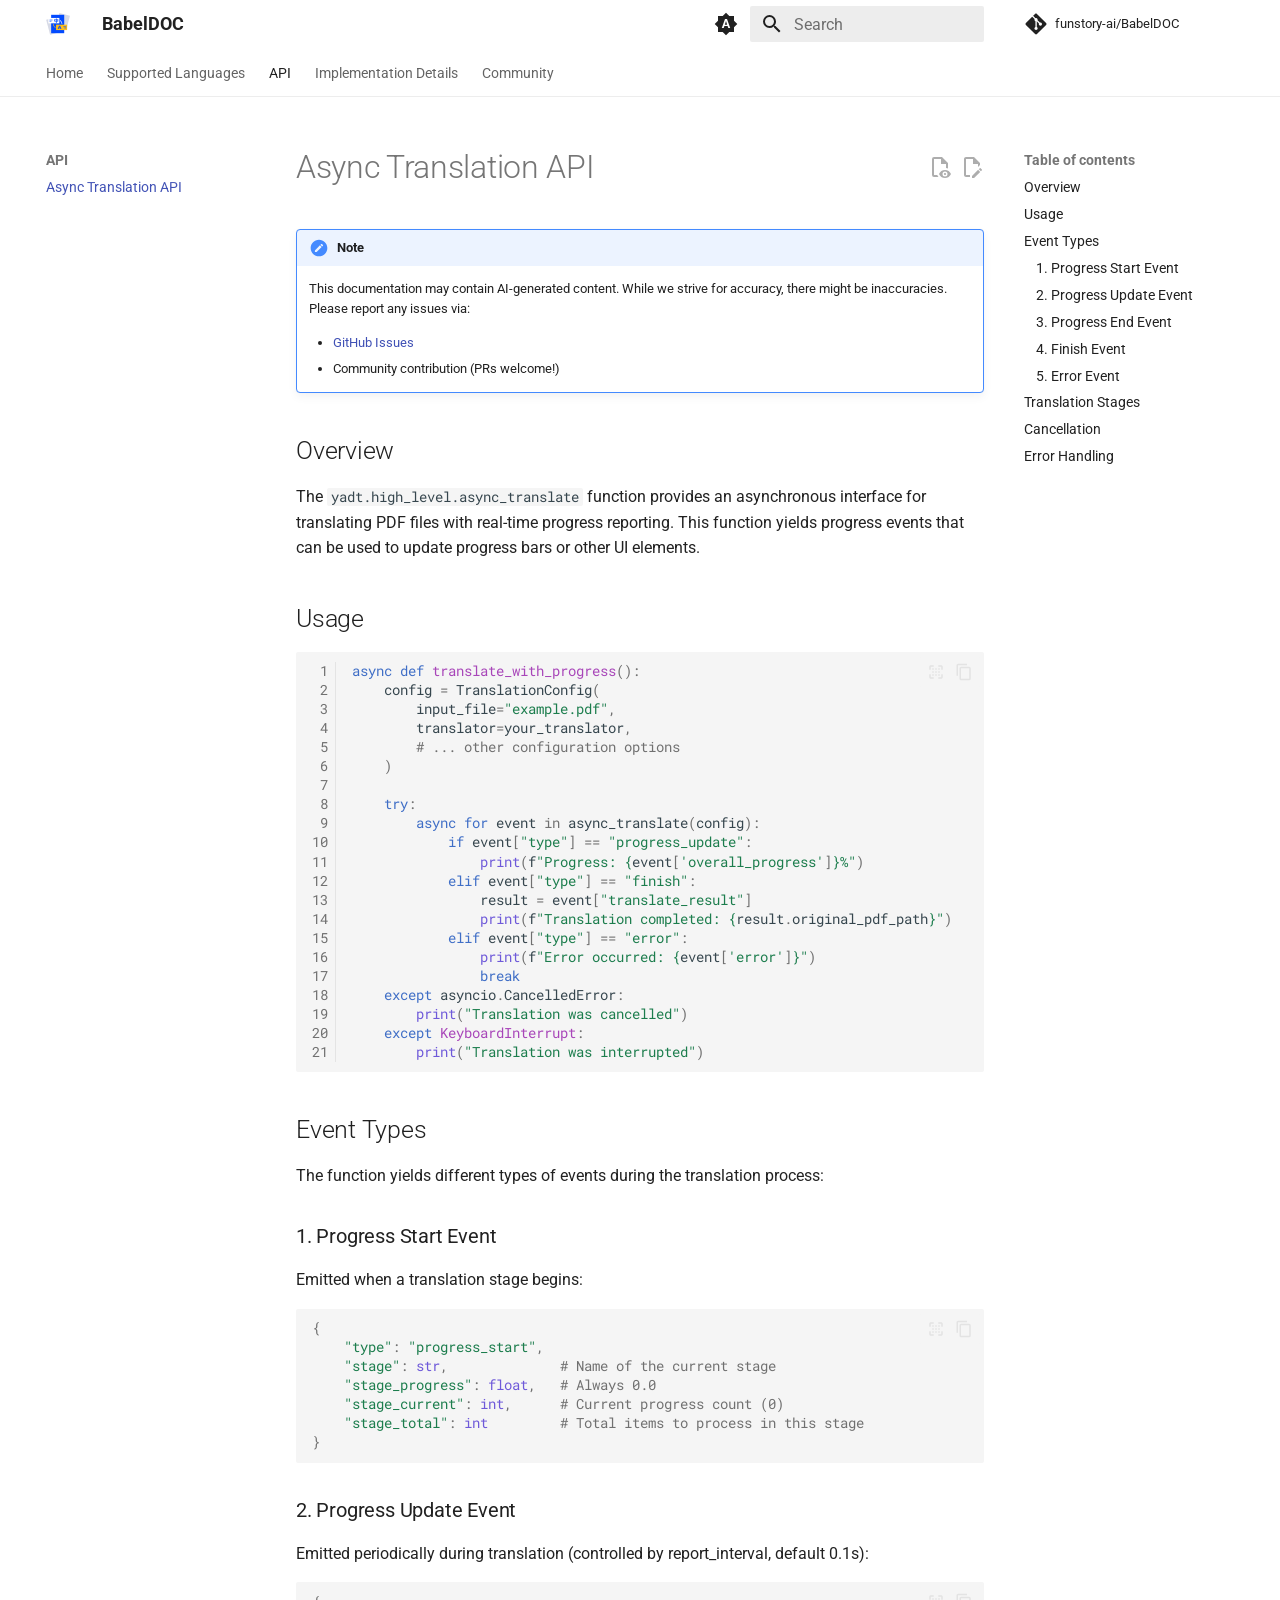
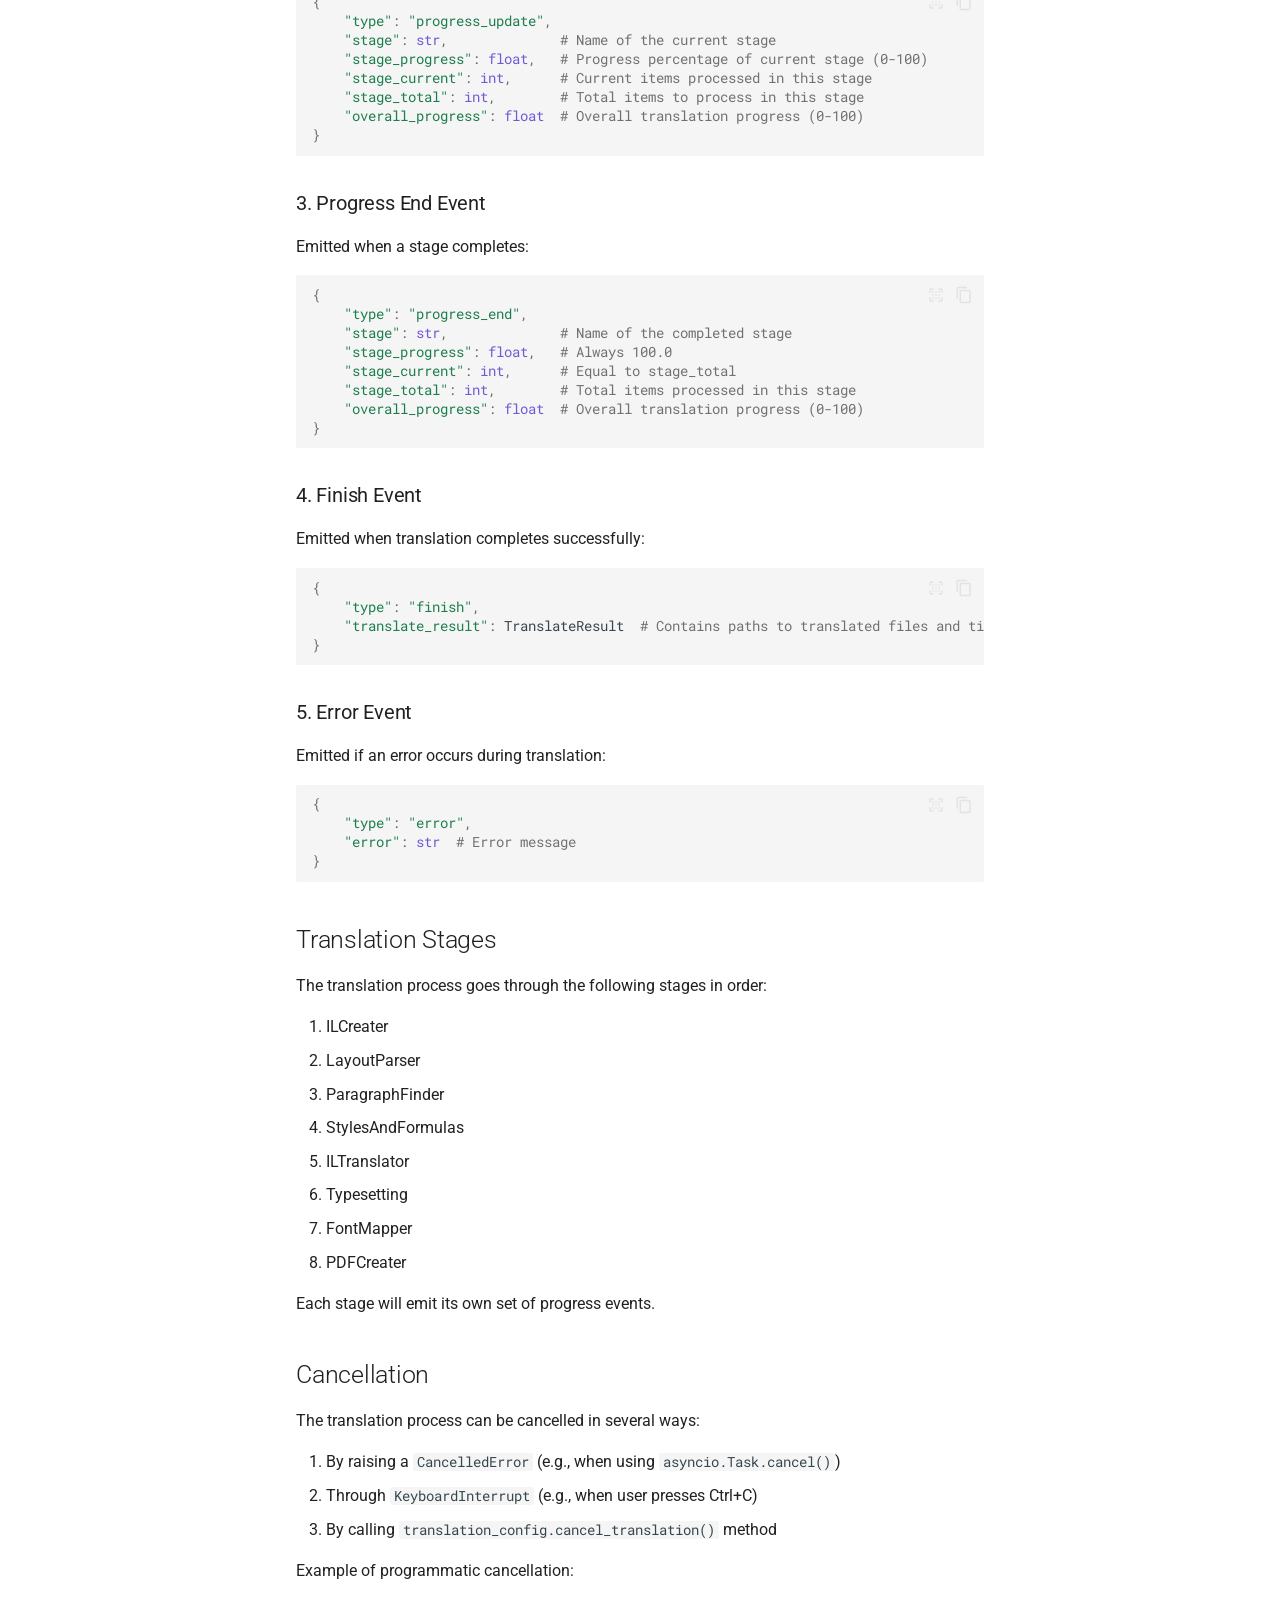
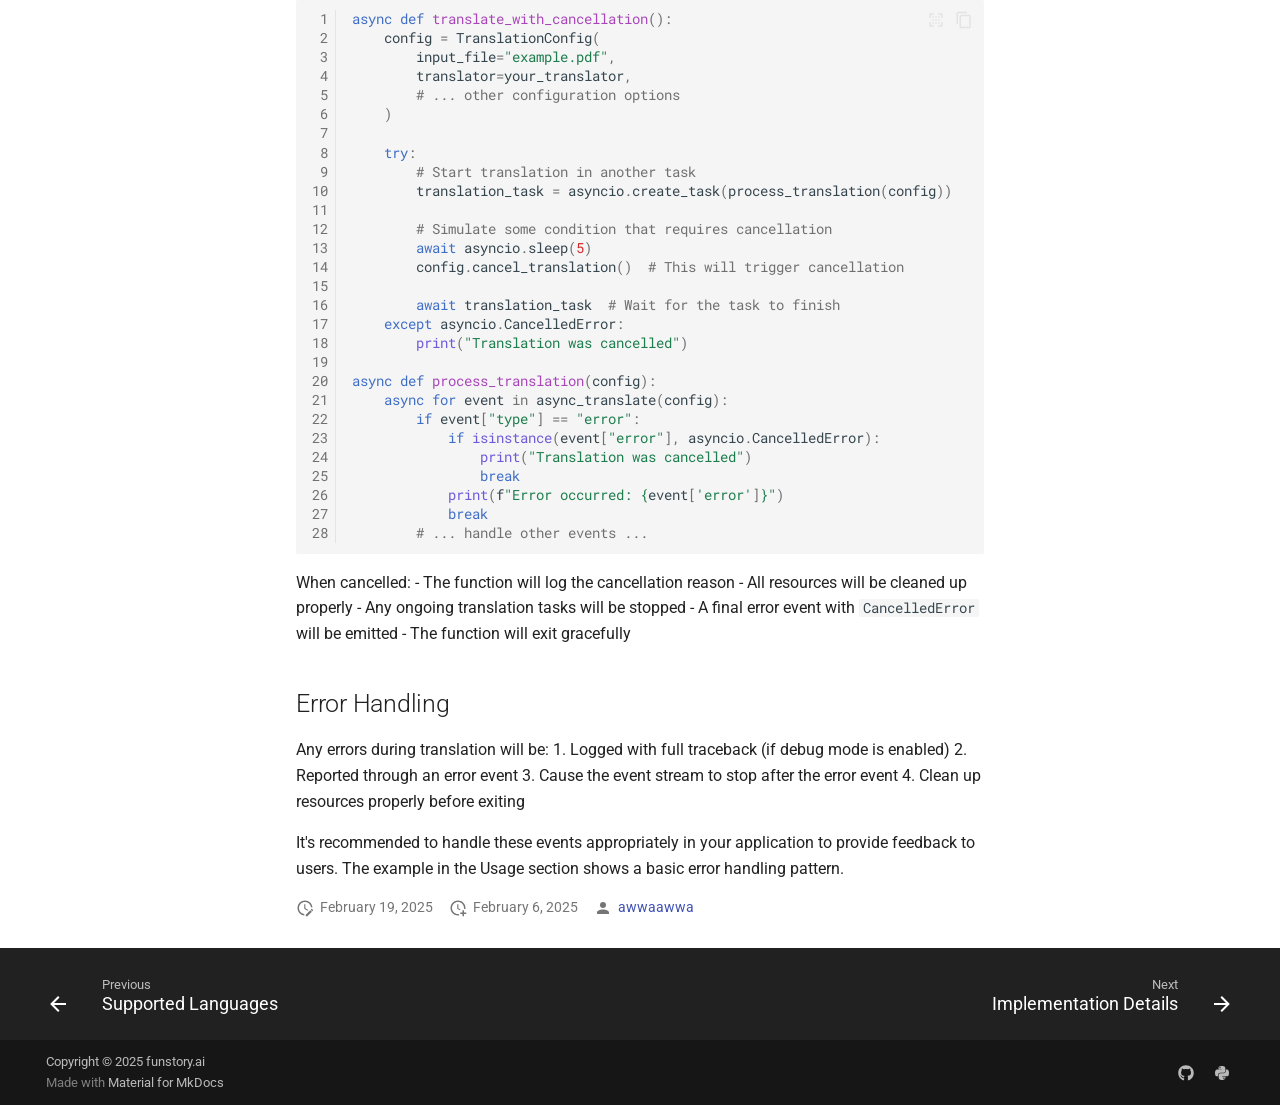
<file: ImplementationDetails/AsyncTranslate/AsyncTranslate/index.html>
<!doctype html><html lang=en class=no-js> <head><meta charset=utf-8><meta name=viewport content="width=device-width,initial-scale=1"><meta name=description content="Write your documentation in Markdown and create a professional static site in minutes – searchable, customizable, in 60+ languages, for all devices"><meta name=author content=funstory.ai><link href=https://squidfunk.github.io/mkdocs-material/ImplementationDetails/AsyncTranslate/AsyncTranslate/ rel=canonical><link href=../../../supported_languages/ rel=prev><link href=../../ rel=next><link rel=icon href=../../../images/babeldoc-small-logo-with-transparent-background.svg><meta name=generator content="mkdocs-1.6.1, mkdocs-material-9.7.6"><title>Async Translation API - BabelDOC</title><link rel=stylesheet href=../../../assets/stylesheets/main.484c7ddc.min.css><link rel=stylesheet href=../../../assets/stylesheets/palette.ab4e12ef.min.css><link rel=preconnect href=https://fonts.gstatic.com crossorigin><link rel=stylesheet href="https://fonts.googleapis.com/css?family=Roboto:300,300i,400,400i,700,700i%7CRoboto+Mono:400,400i,700,700i&display=fallback"><style>:root{--md-text-font:"Roboto";--md-code-font:"Roboto Mono"}</style><script>__md_scope=new URL("../../..",location),__md_hash=e=>[...e].reduce(((e,_)=>(e<<5)-e+_.charCodeAt(0)),0),__md_get=(e,_=localStorage,t=__md_scope)=>JSON.parse(_.getItem(t.pathname+"."+e)),__md_set=(e,_,t=localStorage,a=__md_scope)=>{try{t.setItem(a.pathname+"."+e,JSON.stringify(_))}catch(e){}}</script></head> <body dir=ltr data-md-color-scheme=default data-md-color-primary=indigo data-md-color-accent=indigo> <input class=md-toggle data-md-toggle=drawer type=checkbox id=__drawer autocomplete=off> <input class=md-toggle data-md-toggle=search type=checkbox id=__search autocomplete=off> <label class=md-overlay for=__drawer></label> <div data-md-component=skip> <a href=#async-translation-api class=md-skip> Skip to content </a> </div> <div data-md-component=announce> </div> <header class=md-header data-md-component=header> <nav class="md-header__inner md-grid" aria-label=Header> <a href=../../.. title=BabelDOC class="md-header__button md-logo" aria-label=BabelDOC data-md-component=logo> <img src=../../../images/babeldoc-small-logo-with-transparent-background.svg alt=logo> </a> <label class="md-header__button md-icon" for=__drawer> <svg xmlns=http://www.w3.org/2000/svg viewbox="0 0 24 24"><path d="M3 6h18v2H3zm0 5h18v2H3zm0 5h18v2H3z"/></svg> </label> <div class=md-header__title data-md-component=header-title> <div class=md-header__ellipsis> <div class=md-header__topic> <span class=md-ellipsis> BabelDOC </span> </div> <div class=md-header__topic data-md-component=header-topic> <span class=md-ellipsis> Async Translation API </span> </div> </div> </div> <form class=md-header__option data-md-component=palette> <input class=md-option data-md-color-media=(prefers-color-scheme) data-md-color-scheme=default data-md-color-primary=indigo data-md-color-accent=indigo aria-label="Switch to light mode" type=radio name=__palette id=__palette_0> <label class="md-header__button md-icon" title="Switch to light mode" for=__palette_1 hidden> <svg xmlns=http://www.w3.org/2000/svg viewbox="0 0 24 24"><path d="m14.3 16-.7-2h-3.2l-.7 2H7.8L11 7h2l3.2 9zM20 8.69V4h-4.69L12 .69 8.69 4H4v4.69L.69 12 4 15.31V20h4.69L12 23.31 15.31 20H20v-4.69L23.31 12zm-9.15 3.96h2.3L12 9z"/></svg> </label> <input class=md-option data-md-color-media="(prefers-color-scheme: light)" data-md-color-scheme=default data-md-color-primary=white data-md-color-accent=indigo aria-label="Switch to dark mode" type=radio name=__palette id=__palette_1> <label class="md-header__button md-icon" title="Switch to dark mode" for=__palette_2 hidden> <svg xmlns=http://www.w3.org/2000/svg viewbox="0 0 24 24"><path d="M12 8a4 4 0 0 0-4 4 4 4 0 0 0 4 4 4 4 0 0 0 4-4 4 4 0 0 0-4-4m0 10a6 6 0 0 1-6-6 6 6 0 0 1 6-6 6 6 0 0 1 6 6 6 6 0 0 1-6 6m8-9.31V4h-4.69L12 .69 8.69 4H4v4.69L.69 12 4 15.31V20h4.69L12 23.31 15.31 20H20v-4.69L23.31 12z"/></svg> </label> <input class=md-option data-md-color-media="(prefers-color-scheme: dark)" data-md-color-scheme=slate data-md-color-primary=black data-md-color-accent=indigo aria-label="Switch to system preference" type=radio name=__palette id=__palette_2> <label class="md-header__button md-icon" title="Switch to system preference" for=__palette_0 hidden> <svg xmlns=http://www.w3.org/2000/svg viewbox="0 0 24 24"><path d="M12 18c-.89 0-1.74-.2-2.5-.55C11.56 16.5 13 14.42 13 12s-1.44-4.5-3.5-5.45C10.26 6.2 11.11 6 12 6a6 6 0 0 1 6 6 6 6 0 0 1-6 6m8-9.31V4h-4.69L12 .69 8.69 4H4v4.69L.69 12 4 15.31V20h4.69L12 23.31 15.31 20H20v-4.69L23.31 12z"/></svg> </label> </form> <script>var palette=__md_get("__palette");if(palette&&palette.color){if("(prefers-color-scheme)"===palette.color.media){var media=matchMedia("(prefers-color-scheme: light)"),input=document.querySelector(media.matches?"[data-md-color-media='(prefers-color-scheme: light)']":"[data-md-color-media='(prefers-color-scheme: dark)']");palette.color.media=input.getAttribute("data-md-color-media"),palette.color.scheme=input.getAttribute("data-md-color-scheme"),palette.color.primary=input.getAttribute("data-md-color-primary"),palette.color.accent=input.getAttribute("data-md-color-accent")}for(var[key,value]of Object.entries(palette.color))document.body.setAttribute("data-md-color-"+key,value)}</script> <label class="md-header__button md-icon" for=__search> <svg xmlns=http://www.w3.org/2000/svg viewbox="0 0 24 24"><path d="M9.5 3A6.5 6.5 0 0 1 16 9.5c0 1.61-.59 3.09-1.56 4.23l.27.27h.79l5 5-1.5 1.5-5-5v-.79l-.27-.27A6.52 6.52 0 0 1 9.5 16 6.5 6.5 0 0 1 3 9.5 6.5 6.5 0 0 1 9.5 3m0 2C7 5 5 7 5 9.5S7 14 9.5 14 14 12 14 9.5 12 5 9.5 5"/></svg> </label> <div class=md-search data-md-component=search role=dialog> <label class=md-search__overlay for=__search></label> <div class=md-search__inner role=search> <form class=md-search__form name=search> <input type=text class=md-search__input name=query aria-label=Search placeholder=Search autocapitalize=off autocorrect=off autocomplete=off spellcheck=false data-md-component=search-query required> <label class="md-search__icon md-icon" for=__search> <svg xmlns=http://www.w3.org/2000/svg viewbox="0 0 24 24"><path d="M9.5 3A6.5 6.5 0 0 1 16 9.5c0 1.61-.59 3.09-1.56 4.23l.27.27h.79l5 5-1.5 1.5-5-5v-.79l-.27-.27A6.52 6.52 0 0 1 9.5 16 6.5 6.5 0 0 1 3 9.5 6.5 6.5 0 0 1 9.5 3m0 2C7 5 5 7 5 9.5S7 14 9.5 14 14 12 14 9.5 12 5 9.5 5"/></svg> <svg xmlns=http://www.w3.org/2000/svg viewbox="0 0 24 24"><path d="M20 11v2H8l5.5 5.5-1.42 1.42L4.16 12l7.92-7.92L13.5 5.5 8 11z"/></svg> </label> <nav class=md-search__options aria-label=Search> <a href=javascript:void(0) class="md-search__icon md-icon" title=Share aria-label=Share data-clipboard data-clipboard-text data-md-component=search-share tabindex=-1> <svg xmlns=http://www.w3.org/2000/svg viewbox="0 0 24 24"><path d="M18 16.08c-.76 0-1.44.3-1.96.77L8.91 12.7c.05-.23.09-.46.09-.7s-.04-.47-.09-.7l7.05-4.11c.54.5 1.25.81 2.04.81a3 3 0 0 0 3-3 3 3 0 0 0-3-3 3 3 0 0 0-3 3c0 .24.04.47.09.7L8.04 9.81C7.5 9.31 6.79 9 6 9a3 3 0 0 0-3 3 3 3 0 0 0 3 3c.79 0 1.5-.31 2.04-.81l7.12 4.15c-.05.21-.08.43-.08.66 0 1.61 1.31 2.91 2.92 2.91s2.92-1.3 2.92-2.91A2.92 2.92 0 0 0 18 16.08"/></svg> </a> <button type=reset class="md-search__icon md-icon" title=Clear aria-label=Clear tabindex=-1> <svg xmlns=http://www.w3.org/2000/svg viewbox="0 0 24 24"><path d="M19 6.41 17.59 5 12 10.59 6.41 5 5 6.41 10.59 12 5 17.59 6.41 19 12 13.41 17.59 19 19 17.59 13.41 12z"/></svg> </button> </nav> <div class=md-search__suggest data-md-component=search-suggest></div> </form> <div class=md-search__output> <div class=md-search__scrollwrap tabindex=0 data-md-scrollfix> <div class=md-search-result data-md-component=search-result> <div class=md-search-result__meta> Initializing search </div> <ol class=md-search-result__list role=presentation></ol> </div> </div> </div> </div> </div> <div class=md-header__source> <a href=https://github.com/funstory-ai/BabelDOC title="Go to repository" class=md-source data-md-component=source> <div class="md-source__icon md-icon"> <svg xmlns=http://www.w3.org/2000/svg viewbox="0 0 448 512"><!-- Font Awesome Free 7.1.0 by @fontawesome - https://fontawesome.com License - https://fontawesome.com/license/free (Icons: CC BY 4.0, Fonts: SIL OFL 1.1, Code: MIT License) Copyright 2025 Fonticons, Inc.--><path d="M439.6 236.1 244 40.5c-5.4-5.5-12.8-8.5-20.4-8.5s-15 3-20.4 8.4L162.5 81l51.5 51.5c27.1-9.1 52.7 16.8 43.4 43.7l49.7 49.7c34.2-11.8 61.2 31 35.5 56.7-26.5 26.5-70.2-2.9-56-37.3L240.3 199v121.9c25.3 12.5 22.3 41.8 9.1 55-6.4 6.4-15.2 10.1-24.3 10.1s-17.8-3.6-24.3-10.1c-17.6-17.6-11.1-46.9 11.2-56v-123c-20.8-8.5-24.6-30.7-18.6-45L142.6 101 8.5 235.1C3 240.6 0 247.9 0 255.5s3 15 8.5 20.4l195.6 195.7c5.4 5.4 12.7 8.4 20.4 8.4s15-3 20.4-8.4l194.7-194.7c5.4-5.4 8.4-12.8 8.4-20.4s-3-15-8.4-20.4"/></svg> </div> <div class=md-source__repository> funstory-ai/BabelDOC </div> </a> </div> </nav> </header> <div class=md-container data-md-component=container> <nav class=md-tabs aria-label=Tabs data-md-component=tabs> <div class=md-grid> <ul class=md-tabs__list> <li class=md-tabs__item> <a href=../../.. class=md-tabs__link> Home </a> </li> <li class=md-tabs__item> <a href=../../../supported_languages/ class=md-tabs__link> Supported Languages </a> </li> <li class="md-tabs__item md-tabs__item--active"> <a href=./ class=md-tabs__link> API </a> </li> <li class=md-tabs__item> <a href=../../ class=md-tabs__link> Implementation Details </a> </li> <li class=md-tabs__item> <a href=../../../CODE_OF_CONDUCT/ class=md-tabs__link> Community </a> </li> </ul> </div> </nav> <main class=md-main data-md-component=main> <div class="md-main__inner md-grid"> <div class="md-sidebar md-sidebar--primary" data-md-component=sidebar data-md-type=navigation> <div class=md-sidebar__scrollwrap> <div class=md-sidebar__inner> <nav class="md-nav md-nav--primary md-nav--lifted" aria-label=Navigation data-md-level=0> <label class=md-nav__title for=__drawer> <a href=../../.. title=BabelDOC class="md-nav__button md-logo" aria-label=BabelDOC data-md-component=logo> <img src=../../../images/babeldoc-small-logo-with-transparent-background.svg alt=logo> </a> BabelDOC </label> <div class=md-nav__source> <a href=https://github.com/funstory-ai/BabelDOC title="Go to repository" class=md-source data-md-component=source> <div class="md-source__icon md-icon"> <svg xmlns=http://www.w3.org/2000/svg viewbox="0 0 448 512"><!-- Font Awesome Free 7.1.0 by @fontawesome - https://fontawesome.com License - https://fontawesome.com/license/free (Icons: CC BY 4.0, Fonts: SIL OFL 1.1, Code: MIT License) Copyright 2025 Fonticons, Inc.--><path d="M439.6 236.1 244 40.5c-5.4-5.5-12.8-8.5-20.4-8.5s-15 3-20.4 8.4L162.5 81l51.5 51.5c27.1-9.1 52.7 16.8 43.4 43.7l49.7 49.7c34.2-11.8 61.2 31 35.5 56.7-26.5 26.5-70.2-2.9-56-37.3L240.3 199v121.9c25.3 12.5 22.3 41.8 9.1 55-6.4 6.4-15.2 10.1-24.3 10.1s-17.8-3.6-24.3-10.1c-17.6-17.6-11.1-46.9 11.2-56v-123c-20.8-8.5-24.6-30.7-18.6-45L142.6 101 8.5 235.1C3 240.6 0 247.9 0 255.5s3 15 8.5 20.4l195.6 195.7c5.4 5.4 12.7 8.4 20.4 8.4s15-3 20.4-8.4l194.7-194.7c5.4-5.4 8.4-12.8 8.4-20.4s-3-15-8.4-20.4"/></svg> </div> <div class=md-source__repository> funstory-ai/BabelDOC </div> </a> </div> <ul class=md-nav__list data-md-scrollfix> <li class=md-nav__item> <a href=../../.. class=md-nav__link> <span class=md-ellipsis> Home </span> </a> </li> <li class=md-nav__item> <a href=../../../supported_languages/ class=md-nav__link> <span class=md-ellipsis> Supported Languages </span> </a> </li> <li class="md-nav__item md-nav__item--active md-nav__item--section md-nav__item--nested"> <input class="md-nav__toggle md-toggle " type=checkbox id=__nav_3 checked> <label class=md-nav__link for=__nav_3 id=__nav_3_label tabindex> <span class=md-ellipsis> API </span> <span class="md-nav__icon md-icon"></span> </label> <nav class=md-nav data-md-level=1 aria-labelledby=__nav_3_label aria-expanded=true> <label class=md-nav__title for=__nav_3> <span class="md-nav__icon md-icon"></span> API </label> <ul class=md-nav__list data-md-scrollfix> <li class="md-nav__item md-nav__item--active"> <input class="md-nav__toggle md-toggle" type=checkbox id=__toc> <label class="md-nav__link md-nav__link--active" for=__toc> <span class=md-ellipsis> Async Translation API </span> <span class="md-nav__icon md-icon"></span> </label> <a href=./ class="md-nav__link md-nav__link--active"> <span class=md-ellipsis> Async Translation API </span> </a> <nav class="md-nav md-nav--secondary" aria-label="Table of contents"> <label class=md-nav__title for=__toc> <span class="md-nav__icon md-icon"></span> Table of contents </label> <ul class=md-nav__list data-md-component=toc data-md-scrollfix> <li class=md-nav__item> <a href=#overview class=md-nav__link> <span class=md-ellipsis> Overview </span> </a> </li> <li class=md-nav__item> <a href=#usage class=md-nav__link> <span class=md-ellipsis> Usage </span> </a> </li> <li class=md-nav__item> <a href=#event-types class=md-nav__link> <span class=md-ellipsis> Event Types </span> </a> <nav class=md-nav aria-label="Event Types"> <ul class=md-nav__list> <li class=md-nav__item> <a href=#1-progress-start-event class=md-nav__link> <span class=md-ellipsis> 1. Progress Start Event </span> </a> </li> <li class=md-nav__item> <a href=#2-progress-update-event class=md-nav__link> <span class=md-ellipsis> 2. Progress Update Event </span> </a> </li> <li class=md-nav__item> <a href=#3-progress-end-event class=md-nav__link> <span class=md-ellipsis> 3. Progress End Event </span> </a> </li> <li class=md-nav__item> <a href=#4-finish-event class=md-nav__link> <span class=md-ellipsis> 4. Finish Event </span> </a> </li> <li class=md-nav__item> <a href=#5-error-event class=md-nav__link> <span class=md-ellipsis> 5. Error Event </span> </a> </li> </ul> </nav> </li> <li class=md-nav__item> <a href=#translation-stages class=md-nav__link> <span class=md-ellipsis> Translation Stages </span> </a> </li> <li class=md-nav__item> <a href=#cancellation class=md-nav__link> <span class=md-ellipsis> Cancellation </span> </a> </li> <li class=md-nav__item> <a href=#error-handling class=md-nav__link> <span class=md-ellipsis> Error Handling </span> </a> </li> </ul> </nav> </li> </ul> </nav> </li> <li class="md-nav__item md-nav__item--nested"> <input class="md-nav__toggle md-toggle " type=checkbox id=__nav_4> <div class="md-nav__link md-nav__container"> <a href=../../ class="md-nav__link "> <span class=md-ellipsis> Implementation Details </span> </a> <label class="md-nav__link " for=__nav_4 id=__nav_4_label tabindex=0> <span class="md-nav__icon md-icon"></span> </label> </div> <nav class=md-nav data-md-level=1 aria-labelledby=__nav_4_label aria-expanded=false> <label class=md-nav__title for=__nav_4> <span class="md-nav__icon md-icon"></span> Implementation Details </label> <ul class=md-nav__list data-md-scrollfix> <li class=md-nav__item> <a href=../../PDFParsing/PDFParsing/ class=md-nav__link> <span class=md-ellipsis> PDF Parsing </span> </a> </li> <li class=md-nav__item> <a href=https://github.com/funstory-ai/BabelDOC/blob/main/babeldoc/format/pdf/document_il/midend/layout_parser.py class=md-nav__link> <span class=md-ellipsis> Layout Parser(.py) </span> </a> </li> <li class=md-nav__item> <a href=../../ParagraphFinding/ParagraphFinding/ class=md-nav__link> <span class=md-ellipsis> Paragraph Finding </span> </a> </li> <li class=md-nav__item> <a href=../../StylesAndFormulas/StylesAndFormulas/ class=md-nav__link> <span class=md-ellipsis> Styles and Formulas </span> </a> </li> <li class=md-nav__item> <a href=../../ILTranslator/ILTranslator/ class=md-nav__link> <span class=md-ellipsis> IL Translator </span> </a> </li> <li class=md-nav__item> <a href=../../Typesetting/Typesetting/ class=md-nav__link> <span class=md-ellipsis> Typesetting </span> </a> </li> <li class=md-nav__item> <a href=https://github.com/funstory-ai/BabelDOC/blob/main/babeldoc/format/pdf/document_il/utils/fontmap.py class=md-nav__link> <span class=md-ellipsis> Font Mapper(.py) </span> </a> </li> <li class=md-nav__item> <a href=../../PDFCreation/PDFCreation/ class=md-nav__link> <span class=md-ellipsis> PDF Creation </span> </a> </li> <li class=md-nav__item> <a href=../../../intro-to-pdf-object/ class=md-nav__link> <span class=md-ellipsis> Intro To PDF Object </span> </a> </li> </ul> </nav> </li> <li class="md-nav__item md-nav__item--nested"> <input class="md-nav__toggle md-toggle " type=checkbox id=__nav_5> <label class=md-nav__link for=__nav_5 id=__nav_5_label tabindex=0> <span class=md-ellipsis> Community </span> <span class="md-nav__icon md-icon"></span> </label> <nav class=md-nav data-md-level=1 aria-labelledby=__nav_5_label aria-expanded=false> <label class=md-nav__title for=__nav_5> <span class="md-nav__icon md-icon"></span> Community </label> <ul class=md-nav__list data-md-scrollfix> <li class=md-nav__item> <a href=../../../CODE_OF_CONDUCT/ class=md-nav__link> <span class=md-ellipsis> Code of Conduct </span> </a> </li> <li class="md-nav__item md-nav__item--nested"> <input class="md-nav__toggle md-toggle " type=checkbox id=__nav_5_2> <label class=md-nav__link for=__nav_5_2 id=__nav_5_2_label tabindex=0> <span class=md-ellipsis> Contributing </span> <span class="md-nav__icon md-icon"></span> </label> <nav class=md-nav data-md-level=2 aria-labelledby=__nav_5_2_label aria-expanded=false> <label class=md-nav__title for=__nav_5_2> <span class="md-nav__icon md-icon"></span> Contributing </label> <ul class=md-nav__list data-md-scrollfix> <li class=md-nav__item> <a href=../../../CONTRIBUTING/ class=md-nav__link> <span class=md-ellipsis> Contributing </span> </a> </li> <li class=md-nav__item> <a href=../../../CONTRIBUTOR_REWARD/ class=md-nav__link> <span class=md-ellipsis> Contributor Reward </span> </a> </li> </ul> </nav> </li> </ul> </nav> </li> </ul> </nav> </div> </div> </div> <div class="md-sidebar md-sidebar--secondary" data-md-component=sidebar data-md-type=toc> <div class=md-sidebar__scrollwrap> <div class=md-sidebar__inner> <nav class="md-nav md-nav--secondary" aria-label="Table of contents"> <label class=md-nav__title for=__toc> <span class="md-nav__icon md-icon"></span> Table of contents </label> <ul class=md-nav__list data-md-component=toc data-md-scrollfix> <li class=md-nav__item> <a href=#overview class=md-nav__link> <span class=md-ellipsis> Overview </span> </a> </li> <li class=md-nav__item> <a href=#usage class=md-nav__link> <span class=md-ellipsis> Usage </span> </a> </li> <li class=md-nav__item> <a href=#event-types class=md-nav__link> <span class=md-ellipsis> Event Types </span> </a> <nav class=md-nav aria-label="Event Types"> <ul class=md-nav__list> <li class=md-nav__item> <a href=#1-progress-start-event class=md-nav__link> <span class=md-ellipsis> 1. Progress Start Event </span> </a> </li> <li class=md-nav__item> <a href=#2-progress-update-event class=md-nav__link> <span class=md-ellipsis> 2. Progress Update Event </span> </a> </li> <li class=md-nav__item> <a href=#3-progress-end-event class=md-nav__link> <span class=md-ellipsis> 3. Progress End Event </span> </a> </li> <li class=md-nav__item> <a href=#4-finish-event class=md-nav__link> <span class=md-ellipsis> 4. Finish Event </span> </a> </li> <li class=md-nav__item> <a href=#5-error-event class=md-nav__link> <span class=md-ellipsis> 5. Error Event </span> </a> </li> </ul> </nav> </li> <li class=md-nav__item> <a href=#translation-stages class=md-nav__link> <span class=md-ellipsis> Translation Stages </span> </a> </li> <li class=md-nav__item> <a href=#cancellation class=md-nav__link> <span class=md-ellipsis> Cancellation </span> </a> </li> <li class=md-nav__item> <a href=#error-handling class=md-nav__link> <span class=md-ellipsis> Error Handling </span> </a> </li> </ul> </nav> </div> </div> </div> <div class=md-content data-md-component=content> <article class="md-content__inner md-typeset"> <a href=https://github.com/funstory-ai/BabelDOC/edit/main/docs/ImplementationDetails/AsyncTranslate/AsyncTranslate.md title="Edit this page" class="md-content__button md-icon" rel=edit> <svg xmlns=http://www.w3.org/2000/svg viewbox="0 0 24 24"><path d="M10 20H6V4h7v5h5v3.1l2-2V8l-6-6H6c-1.1 0-2 .9-2 2v16c0 1.1.9 2 2 2h4zm10.2-7c.1 0 .3.1.4.2l1.3 1.3c.2.2.2.6 0 .8l-1 1-2.1-2.1 1-1c.1-.1.2-.2.4-.2m0 3.9L14.1 23H12v-2.1l6.1-6.1z"/></svg> </a> <a href=https://github.com/funstory-ai/BabelDOC/raw/main/docs/ImplementationDetails/AsyncTranslate/AsyncTranslate.md title="View source of this page" class="md-content__button md-icon"> <svg xmlns=http://www.w3.org/2000/svg viewbox="0 0 24 24"><path d="M17 18c.56 0 1 .44 1 1s-.44 1-1 1-1-.44-1-1 .44-1 1-1m0-3c-2.73 0-5.06 1.66-6 4 .94 2.34 3.27 4 6 4s5.06-1.66 6-4c-.94-2.34-3.27-4-6-4m0 6.5a2.5 2.5 0 0 1-2.5-2.5 2.5 2.5 0 0 1 2.5-2.5 2.5 2.5 0 0 1 2.5 2.5 2.5 2.5 0 0 1-2.5 2.5M9.27 20H6V4h7v5h5v4.07c.7.08 1.36.25 2 .49V8l-6-6H6a2 2 0 0 0-2 2v16a2 2 0 0 0 2 2h4.5a8.2 8.2 0 0 1-1.23-2"/></svg> </a> <h1 id=async-translation-api>Async Translation API</h1> <div class="admonition note"> <p class=admonition-title>Note</p> <p>This documentation may contain AI-generated content. While we strive for accuracy, there might be inaccuracies. Please report any issues via:</p> <ul> <li><a href=https://github.com/funstory-ai/yadt/issues>GitHub Issues</a></li> <li>Community contribution (PRs welcome!)</li> </ul> </div> <h2 id=overview>Overview</h2> <p>The <code>yadt.high_level.async_translate</code> function provides an asynchronous interface for translating PDF files with real-time progress reporting. This function yields progress events that can be used to update progress bars or other UI elements.</p> <h2 id=usage>Usage</h2> <div class="language-python highlight"><table class=highlighttable><tr><td class=linenos><div class=linenodiv><pre><span></span><span class=normal><a href=#__codelineno-0-1> 1</a></span>
<span class=normal><a href=#__codelineno-0-2> 2</a></span>
<span class=normal><a href=#__codelineno-0-3> 3</a></span>
<span class=normal><a href=#__codelineno-0-4> 4</a></span>
<span class=normal><a href=#__codelineno-0-5> 5</a></span>
<span class=normal><a href=#__codelineno-0-6> 6</a></span>
<span class=normal><a href=#__codelineno-0-7> 7</a></span>
<span class=normal><a href=#__codelineno-0-8> 8</a></span>
<span class=normal><a href=#__codelineno-0-9> 9</a></span>
<span class=normal><a href=#__codelineno-0-10>10</a></span>
<span class=normal><a href=#__codelineno-0-11>11</a></span>
<span class=normal><a href=#__codelineno-0-12>12</a></span>
<span class=normal><a href=#__codelineno-0-13>13</a></span>
<span class=normal><a href=#__codelineno-0-14>14</a></span>
<span class=normal><a href=#__codelineno-0-15>15</a></span>
<span class=normal><a href=#__codelineno-0-16>16</a></span>
<span class=normal><a href=#__codelineno-0-17>17</a></span>
<span class=normal><a href=#__codelineno-0-18>18</a></span>
<span class=normal><a href=#__codelineno-0-19>19</a></span>
<span class=normal><a href=#__codelineno-0-20>20</a></span>
<span class=normal><a href=#__codelineno-0-21>21</a></span></pre></div></td><td class=code><div><pre><span></span><code><span id=__span-0-1><a id=__codelineno-0-1 name=__codelineno-0-1></a><span class=k>async</span> <span class=k>def</span><span class=w> </span><span class=nf>translate_with_progress</span><span class=p>():</span>
</span><span id=__span-0-2><a id=__codelineno-0-2 name=__codelineno-0-2></a>    <span class=n>config</span> <span class=o>=</span> <span class=n>TranslationConfig</span><span class=p>(</span>
</span><span id=__span-0-3><a id=__codelineno-0-3 name=__codelineno-0-3></a>        <span class=n>input_file</span><span class=o>=</span><span class=s2>&quot;example.pdf&quot;</span><span class=p>,</span>
</span><span id=__span-0-4><a id=__codelineno-0-4 name=__codelineno-0-4></a>        <span class=n>translator</span><span class=o>=</span><span class=n>your_translator</span><span class=p>,</span>
</span><span id=__span-0-5><a id=__codelineno-0-5 name=__codelineno-0-5></a>        <span class=c1># ... other configuration options</span>
</span><span id=__span-0-6><a id=__codelineno-0-6 name=__codelineno-0-6></a>    <span class=p>)</span>
</span><span id=__span-0-7><a id=__codelineno-0-7 name=__codelineno-0-7></a>
</span><span id=__span-0-8><a id=__codelineno-0-8 name=__codelineno-0-8></a>    <span class=k>try</span><span class=p>:</span>
</span><span id=__span-0-9><a id=__codelineno-0-9 name=__codelineno-0-9></a>        <span class=k>async</span> <span class=k>for</span> <span class=n>event</span> <span class=ow>in</span> <span class=n>async_translate</span><span class=p>(</span><span class=n>config</span><span class=p>):</span>
</span><span id=__span-0-10><a id=__codelineno-0-10 name=__codelineno-0-10></a>            <span class=k>if</span> <span class=n>event</span><span class=p>[</span><span class=s2>&quot;type&quot;</span><span class=p>]</span> <span class=o>==</span> <span class=s2>&quot;progress_update&quot;</span><span class=p>:</span>
</span><span id=__span-0-11><a id=__codelineno-0-11 name=__codelineno-0-11></a>                <span class=nb>print</span><span class=p>(</span><span class=sa>f</span><span class=s2>&quot;Progress: </span><span class=si>{</span><span class=n>event</span><span class=p>[</span><span class=s1>&#39;overall_progress&#39;</span><span class=p>]</span><span class=si>}</span><span class=s2>%&quot;</span><span class=p>)</span>
</span><span id=__span-0-12><a id=__codelineno-0-12 name=__codelineno-0-12></a>            <span class=k>elif</span> <span class=n>event</span><span class=p>[</span><span class=s2>&quot;type&quot;</span><span class=p>]</span> <span class=o>==</span> <span class=s2>&quot;finish&quot;</span><span class=p>:</span>
</span><span id=__span-0-13><a id=__codelineno-0-13 name=__codelineno-0-13></a>                <span class=n>result</span> <span class=o>=</span> <span class=n>event</span><span class=p>[</span><span class=s2>&quot;translate_result&quot;</span><span class=p>]</span>
</span><span id=__span-0-14><a id=__codelineno-0-14 name=__codelineno-0-14></a>                <span class=nb>print</span><span class=p>(</span><span class=sa>f</span><span class=s2>&quot;Translation completed: </span><span class=si>{</span><span class=n>result</span><span class=o>.</span><span class=n>original_pdf_path</span><span class=si>}</span><span class=s2>&quot;</span><span class=p>)</span>
</span><span id=__span-0-15><a id=__codelineno-0-15 name=__codelineno-0-15></a>            <span class=k>elif</span> <span class=n>event</span><span class=p>[</span><span class=s2>&quot;type&quot;</span><span class=p>]</span> <span class=o>==</span> <span class=s2>&quot;error&quot;</span><span class=p>:</span>
</span><span id=__span-0-16><a id=__codelineno-0-16 name=__codelineno-0-16></a>                <span class=nb>print</span><span class=p>(</span><span class=sa>f</span><span class=s2>&quot;Error occurred: </span><span class=si>{</span><span class=n>event</span><span class=p>[</span><span class=s1>&#39;error&#39;</span><span class=p>]</span><span class=si>}</span><span class=s2>&quot;</span><span class=p>)</span>
</span><span id=__span-0-17><a id=__codelineno-0-17 name=__codelineno-0-17></a>                <span class=k>break</span>
</span><span id=__span-0-18><a id=__codelineno-0-18 name=__codelineno-0-18></a>    <span class=k>except</span> <span class=n>asyncio</span><span class=o>.</span><span class=n>CancelledError</span><span class=p>:</span>
</span><span id=__span-0-19><a id=__codelineno-0-19 name=__codelineno-0-19></a>        <span class=nb>print</span><span class=p>(</span><span class=s2>&quot;Translation was cancelled&quot;</span><span class=p>)</span>
</span><span id=__span-0-20><a id=__codelineno-0-20 name=__codelineno-0-20></a>    <span class=k>except</span> <span class=ne>KeyboardInterrupt</span><span class=p>:</span>
</span><span id=__span-0-21><a id=__codelineno-0-21 name=__codelineno-0-21></a>        <span class=nb>print</span><span class=p>(</span><span class=s2>&quot;Translation was interrupted&quot;</span><span class=p>)</span>
</span></code></pre></div></td></tr></table></div> <h2 id=event-types>Event Types</h2> <p>The function yields different types of events during the translation process:</p> <h3 id=1-progress-start-event>1. Progress Start Event</h3> <p>Emitted when a translation stage begins:</p> <div class="language-python highlight"><pre><span></span><code><span id=__span-1-1><a id=__codelineno-1-1 name=__codelineno-1-1 href=#__codelineno-1-1></a><span class=p>{</span>
</span><span id=__span-1-2><a id=__codelineno-1-2 name=__codelineno-1-2 href=#__codelineno-1-2></a>    <span class=s2>&quot;type&quot;</span><span class=p>:</span> <span class=s2>&quot;progress_start&quot;</span><span class=p>,</span>
</span><span id=__span-1-3><a id=__codelineno-1-3 name=__codelineno-1-3 href=#__codelineno-1-3></a>    <span class=s2>&quot;stage&quot;</span><span class=p>:</span> <span class=nb>str</span><span class=p>,</span>              <span class=c1># Name of the current stage</span>
</span><span id=__span-1-4><a id=__codelineno-1-4 name=__codelineno-1-4 href=#__codelineno-1-4></a>    <span class=s2>&quot;stage_progress&quot;</span><span class=p>:</span> <span class=nb>float</span><span class=p>,</span>   <span class=c1># Always 0.0</span>
</span><span id=__span-1-5><a id=__codelineno-1-5 name=__codelineno-1-5 href=#__codelineno-1-5></a>    <span class=s2>&quot;stage_current&quot;</span><span class=p>:</span> <span class=nb>int</span><span class=p>,</span>      <span class=c1># Current progress count (0)</span>
</span><span id=__span-1-6><a id=__codelineno-1-6 name=__codelineno-1-6 href=#__codelineno-1-6></a>    <span class=s2>&quot;stage_total&quot;</span><span class=p>:</span> <span class=nb>int</span>         <span class=c1># Total items to process in this stage</span>
</span><span id=__span-1-7><a id=__codelineno-1-7 name=__codelineno-1-7 href=#__codelineno-1-7></a><span class=p>}</span>
</span></code></pre></div> <h3 id=2-progress-update-event>2. Progress Update Event</h3> <p>Emitted periodically during translation (controlled by report_interval, default 0.1s):</p> <div class="language-python highlight"><pre><span></span><code><span id=__span-2-1><a id=__codelineno-2-1 name=__codelineno-2-1 href=#__codelineno-2-1></a><span class=p>{</span>
</span><span id=__span-2-2><a id=__codelineno-2-2 name=__codelineno-2-2 href=#__codelineno-2-2></a>    <span class=s2>&quot;type&quot;</span><span class=p>:</span> <span class=s2>&quot;progress_update&quot;</span><span class=p>,</span>
</span><span id=__span-2-3><a id=__codelineno-2-3 name=__codelineno-2-3 href=#__codelineno-2-3></a>    <span class=s2>&quot;stage&quot;</span><span class=p>:</span> <span class=nb>str</span><span class=p>,</span>              <span class=c1># Name of the current stage</span>
</span><span id=__span-2-4><a id=__codelineno-2-4 name=__codelineno-2-4 href=#__codelineno-2-4></a>    <span class=s2>&quot;stage_progress&quot;</span><span class=p>:</span> <span class=nb>float</span><span class=p>,</span>   <span class=c1># Progress percentage of current stage (0-100)</span>
</span><span id=__span-2-5><a id=__codelineno-2-5 name=__codelineno-2-5 href=#__codelineno-2-5></a>    <span class=s2>&quot;stage_current&quot;</span><span class=p>:</span> <span class=nb>int</span><span class=p>,</span>      <span class=c1># Current items processed in this stage</span>
</span><span id=__span-2-6><a id=__codelineno-2-6 name=__codelineno-2-6 href=#__codelineno-2-6></a>    <span class=s2>&quot;stage_total&quot;</span><span class=p>:</span> <span class=nb>int</span><span class=p>,</span>        <span class=c1># Total items to process in this stage</span>
</span><span id=__span-2-7><a id=__codelineno-2-7 name=__codelineno-2-7 href=#__codelineno-2-7></a>    <span class=s2>&quot;overall_progress&quot;</span><span class=p>:</span> <span class=nb>float</span>  <span class=c1># Overall translation progress (0-100)</span>
</span><span id=__span-2-8><a id=__codelineno-2-8 name=__codelineno-2-8 href=#__codelineno-2-8></a><span class=p>}</span>
</span></code></pre></div> <h3 id=3-progress-end-event>3. Progress End Event</h3> <p>Emitted when a stage completes:</p> <div class="language-python highlight"><pre><span></span><code><span id=__span-3-1><a id=__codelineno-3-1 name=__codelineno-3-1 href=#__codelineno-3-1></a><span class=p>{</span>
</span><span id=__span-3-2><a id=__codelineno-3-2 name=__codelineno-3-2 href=#__codelineno-3-2></a>    <span class=s2>&quot;type&quot;</span><span class=p>:</span> <span class=s2>&quot;progress_end&quot;</span><span class=p>,</span>
</span><span id=__span-3-3><a id=__codelineno-3-3 name=__codelineno-3-3 href=#__codelineno-3-3></a>    <span class=s2>&quot;stage&quot;</span><span class=p>:</span> <span class=nb>str</span><span class=p>,</span>              <span class=c1># Name of the completed stage</span>
</span><span id=__span-3-4><a id=__codelineno-3-4 name=__codelineno-3-4 href=#__codelineno-3-4></a>    <span class=s2>&quot;stage_progress&quot;</span><span class=p>:</span> <span class=nb>float</span><span class=p>,</span>   <span class=c1># Always 100.0</span>
</span><span id=__span-3-5><a id=__codelineno-3-5 name=__codelineno-3-5 href=#__codelineno-3-5></a>    <span class=s2>&quot;stage_current&quot;</span><span class=p>:</span> <span class=nb>int</span><span class=p>,</span>      <span class=c1># Equal to stage_total</span>
</span><span id=__span-3-6><a id=__codelineno-3-6 name=__codelineno-3-6 href=#__codelineno-3-6></a>    <span class=s2>&quot;stage_total&quot;</span><span class=p>:</span> <span class=nb>int</span><span class=p>,</span>        <span class=c1># Total items processed in this stage</span>
</span><span id=__span-3-7><a id=__codelineno-3-7 name=__codelineno-3-7 href=#__codelineno-3-7></a>    <span class=s2>&quot;overall_progress&quot;</span><span class=p>:</span> <span class=nb>float</span>  <span class=c1># Overall translation progress (0-100)</span>
</span><span id=__span-3-8><a id=__codelineno-3-8 name=__codelineno-3-8 href=#__codelineno-3-8></a><span class=p>}</span>
</span></code></pre></div> <h3 id=4-finish-event>4. Finish Event</h3> <p>Emitted when translation completes successfully:</p> <div class="language-python highlight"><pre><span></span><code><span id=__span-4-1><a id=__codelineno-4-1 name=__codelineno-4-1 href=#__codelineno-4-1></a><span class=p>{</span>
</span><span id=__span-4-2><a id=__codelineno-4-2 name=__codelineno-4-2 href=#__codelineno-4-2></a>    <span class=s2>&quot;type&quot;</span><span class=p>:</span> <span class=s2>&quot;finish&quot;</span><span class=p>,</span>
</span><span id=__span-4-3><a id=__codelineno-4-3 name=__codelineno-4-3 href=#__codelineno-4-3></a>    <span class=s2>&quot;translate_result&quot;</span><span class=p>:</span> <span class=n>TranslateResult</span>  <span class=c1># Contains paths to translated files and timing info</span>
</span><span id=__span-4-4><a id=__codelineno-4-4 name=__codelineno-4-4 href=#__codelineno-4-4></a><span class=p>}</span>
</span></code></pre></div> <h3 id=5-error-event>5. Error Event</h3> <p>Emitted if an error occurs during translation:</p> <div class="language-python highlight"><pre><span></span><code><span id=__span-5-1><a id=__codelineno-5-1 name=__codelineno-5-1 href=#__codelineno-5-1></a><span class=p>{</span>
</span><span id=__span-5-2><a id=__codelineno-5-2 name=__codelineno-5-2 href=#__codelineno-5-2></a>    <span class=s2>&quot;type&quot;</span><span class=p>:</span> <span class=s2>&quot;error&quot;</span><span class=p>,</span>
</span><span id=__span-5-3><a id=__codelineno-5-3 name=__codelineno-5-3 href=#__codelineno-5-3></a>    <span class=s2>&quot;error&quot;</span><span class=p>:</span> <span class=nb>str</span>  <span class=c1># Error message</span>
</span><span id=__span-5-4><a id=__codelineno-5-4 name=__codelineno-5-4 href=#__codelineno-5-4></a><span class=p>}</span>
</span></code></pre></div> <h2 id=translation-stages>Translation Stages</h2> <p>The translation process goes through the following stages in order:</p> <ol> <li>ILCreater</li> <li>LayoutParser</li> <li>ParagraphFinder</li> <li>StylesAndFormulas</li> <li>ILTranslator</li> <li>Typesetting</li> <li>FontMapper</li> <li>PDFCreater</li> </ol> <p>Each stage will emit its own set of progress events.</p> <h2 id=cancellation>Cancellation</h2> <p>The translation process can be cancelled in several ways:</p> <ol> <li>By raising a <code>CancelledError</code> (e.g., when using <code>asyncio.Task.cancel()</code>)</li> <li>Through <code>KeyboardInterrupt</code> (e.g., when user presses Ctrl+C)</li> <li>By calling <code>translation_config.cancel_translation()</code> method</li> </ol> <p>Example of programmatic cancellation:</p> <div class="language-python highlight"><table class=highlighttable><tr><td class=linenos><div class=linenodiv><pre><span></span><span class=normal><a href=#__codelineno-6-1> 1</a></span>
<span class=normal><a href=#__codelineno-6-2> 2</a></span>
<span class=normal><a href=#__codelineno-6-3> 3</a></span>
<span class=normal><a href=#__codelineno-6-4> 4</a></span>
<span class=normal><a href=#__codelineno-6-5> 5</a></span>
<span class=normal><a href=#__codelineno-6-6> 6</a></span>
<span class=normal><a href=#__codelineno-6-7> 7</a></span>
<span class=normal><a href=#__codelineno-6-8> 8</a></span>
<span class=normal><a href=#__codelineno-6-9> 9</a></span>
<span class=normal><a href=#__codelineno-6-10>10</a></span>
<span class=normal><a href=#__codelineno-6-11>11</a></span>
<span class=normal><a href=#__codelineno-6-12>12</a></span>
<span class=normal><a href=#__codelineno-6-13>13</a></span>
<span class=normal><a href=#__codelineno-6-14>14</a></span>
<span class=normal><a href=#__codelineno-6-15>15</a></span>
<span class=normal><a href=#__codelineno-6-16>16</a></span>
<span class=normal><a href=#__codelineno-6-17>17</a></span>
<span class=normal><a href=#__codelineno-6-18>18</a></span>
<span class=normal><a href=#__codelineno-6-19>19</a></span>
<span class=normal><a href=#__codelineno-6-20>20</a></span>
<span class=normal><a href=#__codelineno-6-21>21</a></span>
<span class=normal><a href=#__codelineno-6-22>22</a></span>
<span class=normal><a href=#__codelineno-6-23>23</a></span>
<span class=normal><a href=#__codelineno-6-24>24</a></span>
<span class=normal><a href=#__codelineno-6-25>25</a></span>
<span class=normal><a href=#__codelineno-6-26>26</a></span>
<span class=normal><a href=#__codelineno-6-27>27</a></span>
<span class=normal><a href=#__codelineno-6-28>28</a></span></pre></div></td><td class=code><div><pre><span></span><code><span id=__span-6-1><a id=__codelineno-6-1 name=__codelineno-6-1></a><span class=k>async</span> <span class=k>def</span><span class=w> </span><span class=nf>translate_with_cancellation</span><span class=p>():</span>
</span><span id=__span-6-2><a id=__codelineno-6-2 name=__codelineno-6-2></a>    <span class=n>config</span> <span class=o>=</span> <span class=n>TranslationConfig</span><span class=p>(</span>
</span><span id=__span-6-3><a id=__codelineno-6-3 name=__codelineno-6-3></a>        <span class=n>input_file</span><span class=o>=</span><span class=s2>&quot;example.pdf&quot;</span><span class=p>,</span>
</span><span id=__span-6-4><a id=__codelineno-6-4 name=__codelineno-6-4></a>        <span class=n>translator</span><span class=o>=</span><span class=n>your_translator</span><span class=p>,</span>
</span><span id=__span-6-5><a id=__codelineno-6-5 name=__codelineno-6-5></a>        <span class=c1># ... other configuration options</span>
</span><span id=__span-6-6><a id=__codelineno-6-6 name=__codelineno-6-6></a>    <span class=p>)</span>
</span><span id=__span-6-7><a id=__codelineno-6-7 name=__codelineno-6-7></a>
</span><span id=__span-6-8><a id=__codelineno-6-8 name=__codelineno-6-8></a>    <span class=k>try</span><span class=p>:</span>
</span><span id=__span-6-9><a id=__codelineno-6-9 name=__codelineno-6-9></a>        <span class=c1># Start translation in another task</span>
</span><span id=__span-6-10><a id=__codelineno-6-10 name=__codelineno-6-10></a>        <span class=n>translation_task</span> <span class=o>=</span> <span class=n>asyncio</span><span class=o>.</span><span class=n>create_task</span><span class=p>(</span><span class=n>process_translation</span><span class=p>(</span><span class=n>config</span><span class=p>))</span>
</span><span id=__span-6-11><a id=__codelineno-6-11 name=__codelineno-6-11></a>
</span><span id=__span-6-12><a id=__codelineno-6-12 name=__codelineno-6-12></a>        <span class=c1># Simulate some condition that requires cancellation</span>
</span><span id=__span-6-13><a id=__codelineno-6-13 name=__codelineno-6-13></a>        <span class=k>await</span> <span class=n>asyncio</span><span class=o>.</span><span class=n>sleep</span><span class=p>(</span><span class=mi>5</span><span class=p>)</span>
</span><span id=__span-6-14><a id=__codelineno-6-14 name=__codelineno-6-14></a>        <span class=n>config</span><span class=o>.</span><span class=n>cancel_translation</span><span class=p>()</span>  <span class=c1># This will trigger cancellation</span>
</span><span id=__span-6-15><a id=__codelineno-6-15 name=__codelineno-6-15></a>
</span><span id=__span-6-16><a id=__codelineno-6-16 name=__codelineno-6-16></a>        <span class=k>await</span> <span class=n>translation_task</span>  <span class=c1># Wait for the task to finish</span>
</span><span id=__span-6-17><a id=__codelineno-6-17 name=__codelineno-6-17></a>    <span class=k>except</span> <span class=n>asyncio</span><span class=o>.</span><span class=n>CancelledError</span><span class=p>:</span>
</span><span id=__span-6-18><a id=__codelineno-6-18 name=__codelineno-6-18></a>        <span class=nb>print</span><span class=p>(</span><span class=s2>&quot;Translation was cancelled&quot;</span><span class=p>)</span>
</span><span id=__span-6-19><a id=__codelineno-6-19 name=__codelineno-6-19></a>
</span><span id=__span-6-20><a id=__codelineno-6-20 name=__codelineno-6-20></a><span class=k>async</span> <span class=k>def</span><span class=w> </span><span class=nf>process_translation</span><span class=p>(</span><span class=n>config</span><span class=p>):</span>
</span><span id=__span-6-21><a id=__codelineno-6-21 name=__codelineno-6-21></a>    <span class=k>async</span> <span class=k>for</span> <span class=n>event</span> <span class=ow>in</span> <span class=n>async_translate</span><span class=p>(</span><span class=n>config</span><span class=p>):</span>
</span><span id=__span-6-22><a id=__codelineno-6-22 name=__codelineno-6-22></a>        <span class=k>if</span> <span class=n>event</span><span class=p>[</span><span class=s2>&quot;type&quot;</span><span class=p>]</span> <span class=o>==</span> <span class=s2>&quot;error&quot;</span><span class=p>:</span>
</span><span id=__span-6-23><a id=__codelineno-6-23 name=__codelineno-6-23></a>            <span class=k>if</span> <span class=nb>isinstance</span><span class=p>(</span><span class=n>event</span><span class=p>[</span><span class=s2>&quot;error&quot;</span><span class=p>],</span> <span class=n>asyncio</span><span class=o>.</span><span class=n>CancelledError</span><span class=p>):</span>
</span><span id=__span-6-24><a id=__codelineno-6-24 name=__codelineno-6-24></a>                <span class=nb>print</span><span class=p>(</span><span class=s2>&quot;Translation was cancelled&quot;</span><span class=p>)</span>
</span><span id=__span-6-25><a id=__codelineno-6-25 name=__codelineno-6-25></a>                <span class=k>break</span>
</span><span id=__span-6-26><a id=__codelineno-6-26 name=__codelineno-6-26></a>            <span class=nb>print</span><span class=p>(</span><span class=sa>f</span><span class=s2>&quot;Error occurred: </span><span class=si>{</span><span class=n>event</span><span class=p>[</span><span class=s1>&#39;error&#39;</span><span class=p>]</span><span class=si>}</span><span class=s2>&quot;</span><span class=p>)</span>
</span><span id=__span-6-27><a id=__codelineno-6-27 name=__codelineno-6-27></a>            <span class=k>break</span>
</span><span id=__span-6-28><a id=__codelineno-6-28 name=__codelineno-6-28></a>        <span class=c1># ... handle other events ...</span>
</span></code></pre></div></td></tr></table></div> <p>When cancelled: - The function will log the cancellation reason - All resources will be cleaned up properly - Any ongoing translation tasks will be stopped - A final error event with <code>CancelledError</code> will be emitted - The function will exit gracefully</p> <h2 id=error-handling>Error Handling</h2> <p>Any errors during translation will be: 1. Logged with full traceback (if debug mode is enabled) 2. Reported through an error event 3. Cause the event stream to stop after the error event 4. Clean up resources properly before exiting</p> <p>It's recommended to handle these events appropriately in your application to provide feedback to users. The example in the Usage section shows a basic error handling pattern. </p> <aside class=md-source-file> <span class=md-source-file__fact> <span class=md-icon title="Last update"> <svg xmlns=http://www.w3.org/2000/svg viewbox="0 0 24 24"><path d="M21 13.1c-.1 0-.3.1-.4.2l-1 1 2.1 2.1 1-1c.2-.2.2-.6 0-.8l-1.3-1.3c-.1-.1-.2-.2-.4-.2m-1.9 1.8-6.1 6V23h2.1l6.1-6.1zM12.5 7v5.2l4 2.4-1 1L11 13V7zM11 21.9c-5.1-.5-9-4.8-9-9.9C2 6.5 6.5 2 12 2c5.3 0 9.6 4.1 10 9.3-.3-.1-.6-.2-1-.2s-.7.1-1 .2C19.6 7.2 16.2 4 12 4c-4.4 0-8 3.6-8 8 0 4.1 3.1 7.5 7.1 7.9l-.1.2z"/></svg> </span> <span class="git-revision-date-localized-plugin git-revision-date-localized-plugin-date" title="February 19, 2025 07:12:34 UTC">February 19, 2025</span> </span> <span class=md-source-file__fact> <span class=md-icon title=Created> <svg xmlns=http://www.w3.org/2000/svg viewbox="0 0 24 24"><path d="M14.47 15.08 11 13V7h1.5v5.25l3.08 1.83c-.41.28-.79.62-1.11 1m-1.39 4.84c-.36.05-.71.08-1.08.08-4.42 0-8-3.58-8-8s3.58-8 8-8 8 3.58 8 8c0 .37-.03.72-.08 1.08.69.1 1.33.32 1.92.64.1-.56.16-1.13.16-1.72 0-5.5-4.5-10-10-10S2 6.5 2 12s4.47 10 10 10c.59 0 1.16-.06 1.72-.16-.32-.59-.54-1.23-.64-1.92M18 15v3h-3v2h3v3h2v-3h3v-2h-3v-3z"/></svg> </span> <span class="git-revision-date-localized-plugin git-revision-date-localized-plugin-date" title="February 6, 2025 14:43:13 UTC">February 6, 2025</span> </span> <span class=md-source-file__fact> <span class=md-icon title=Contributors> <svg xmlns=http://www.w3.org/2000/svg viewbox="0 0 24 24"><path d="M12 4a4 4 0 0 1 4 4 4 4 0 0 1-4 4 4 4 0 0 1-4-4 4 4 0 0 1 4-4m0 10c4.42 0 8 1.79 8 4v2H4v-2c0-2.21 3.58-4 8-4"/></svg> </span> <nav> <a href=mailto:8493196+awwaawwa@users.noreply.github.com>awwaawwa</a> </nav> </span> </aside> </article> </div> <script>var target=document.getElementById(location.hash.slice(1));target&&target.name&&(target.checked=target.name.startsWith("__tabbed_"))</script> </div> <button type=button class="md-top md-icon" data-md-component=top hidden> <svg xmlns=http://www.w3.org/2000/svg viewbox="0 0 24 24"><path d="M13 20h-2V8l-5.5 5.5-1.42-1.42L12 4.16l7.92 7.92-1.42 1.42L13 8z"/></svg> Back to top </button> </main> <footer class=md-footer> <nav class="md-footer__inner md-grid" aria-label=Footer> <a href=../../../supported_languages/ class="md-footer__link md-footer__link--prev" aria-label="Previous: Supported Languages"> <div class="md-footer__button md-icon"> <svg xmlns=http://www.w3.org/2000/svg viewbox="0 0 24 24"><path d="M20 11v2H8l5.5 5.5-1.42 1.42L4.16 12l7.92-7.92L13.5 5.5 8 11z"/></svg> </div> <div class=md-footer__title> <span class=md-footer__direction> Previous </span> <div class=md-ellipsis> Supported Languages </div> </div> </a> <a href=../../ class="md-footer__link md-footer__link--next" aria-label="Next: Implementation Details"> <div class=md-footer__title> <span class=md-footer__direction> Next </span> <div class=md-ellipsis> Implementation Details </div> </div> <div class="md-footer__button md-icon"> <svg xmlns=http://www.w3.org/2000/svg viewbox="0 0 24 24"><path d="M4 11v2h12l-5.5 5.5 1.42 1.42L19.84 12l-7.92-7.92L10.5 5.5 16 11z"/></svg> </div> </a> </nav> <div class="md-footer-meta md-typeset"> <div class="md-footer-meta__inner md-grid"> <div class=md-copyright> <div class=md-copyright__highlight> Copyright &copy; 2025 funstory.ai </div> Made with <a href=https://squidfunk.github.io/mkdocs-material/ target=_blank rel=noopener> Material for MkDocs </a> </div> <div class=md-social> <a href=https://github.com/funstory-ai/BabelDOC target=_blank rel=noopener title=github.com class=md-social__link> <svg xmlns=http://www.w3.org/2000/svg viewbox="0 0 512 512"><!-- Font Awesome Free 7.1.0 by @fontawesome - https://fontawesome.com License - https://fontawesome.com/license/free (Icons: CC BY 4.0, Fonts: SIL OFL 1.1, Code: MIT License) Copyright 2025 Fonticons, Inc.--><path d="M173.9 397.4c0 2-2.3 3.6-5.2 3.6-3.3.3-5.6-1.3-5.6-3.6 0-2 2.3-3.6 5.2-3.6 3-.3 5.6 1.3 5.6 3.6m-31.1-4.5c-.7 2 1.3 4.3 4.3 4.9 2.6 1 5.6 0 6.2-2s-1.3-4.3-4.3-5.2c-2.6-.7-5.5.3-6.2 2.3m44.2-1.7c-2.9.7-4.9 2.6-4.6 4.9.3 2 2.9 3.3 5.9 2.6 2.9-.7 4.9-2.6 4.6-4.6-.3-1.9-3-3.2-5.9-2.9M252.8 8C114.1 8 8 113.3 8 252c0 110.9 69.8 205.8 169.5 239.2 12.8 2.3 17.3-5.6 17.3-12.1 0-6.2-.3-40.4-.3-61.4 0 0-70 15-84.7-29.8 0 0-11.4-29.1-27.8-36.6 0 0-22.9-15.7 1.6-15.4 0 0 24.9 2 38.6 25.8 21.9 38.6 58.6 27.5 72.9 20.9 2.3-16 8.8-27.1 16-33.7-55.9-6.2-112.3-14.3-112.3-110.5 0-27.5 7.6-41.3 23.6-58.9-2.6-6.5-11.1-33.3 2.6-67.9 20.9-6.5 69 27 69 27 20-5.6 41.5-8.5 62.8-8.5s42.8 2.9 62.8 8.5c0 0 48.1-33.6 69-27 13.7 34.7 5.2 61.4 2.6 67.9 16 17.7 25.8 31.5 25.8 58.9 0 96.5-58.9 104.2-114.8 110.5 9.2 7.9 17 22.9 17 46.4 0 33.7-.3 75.4-.3 83.6 0 6.5 4.6 14.4 17.3 12.1C436.2 457.8 504 362.9 504 252 504 113.3 391.5 8 252.8 8M105.2 352.9c-1.3 1-1 3.3.7 5.2 1.6 1.6 3.9 2.3 5.2 1 1.3-1 1-3.3-.7-5.2-1.6-1.6-3.9-2.3-5.2-1m-10.8-8.1c-.7 1.3.3 2.9 2.3 3.9 1.6 1 3.6.7 4.3-.7.7-1.3-.3-2.9-2.3-3.9-2-.6-3.6-.3-4.3.7m32.4 35.6c-1.6 1.3-1 4.3 1.3 6.2 2.3 2.3 5.2 2.6 6.5 1 1.3-1.3.7-4.3-1.3-6.2-2.2-2.3-5.2-2.6-6.5-1m-11.4-14.7c-1.6 1-1.6 3.6 0 5.9s4.3 3.3 5.6 2.3c1.6-1.3 1.6-3.9 0-6.2-1.4-2.3-4-3.3-5.6-2"/></svg> </a> <a href=https://pypi.org/project/BabelDOC/ target=_blank rel=noopener title=pypi.org class=md-social__link> <svg xmlns=http://www.w3.org/2000/svg viewbox="0 0 448 512"><!-- Font Awesome Free 7.1.0 by @fontawesome - https://fontawesome.com License - https://fontawesome.com/license/free (Icons: CC BY 4.0, Fonts: SIL OFL 1.1, Code: MIT License) Copyright 2025 Fonticons, Inc.--><path d="M439.8 200.5c-7.7-30.9-22.3-54.2-53.4-54.2h-40.1v47.4c0 36.8-31.2 67.8-66.8 67.8H172.7c-29.2 0-53.4 25-53.4 54.3v101.8c0 29 25.2 46 53.4 54.3 33.8 9.9 66.3 11.7 106.8 0 26.9-7.8 53.4-23.5 53.4-54.3v-40.7H226.2v-13.6h160.2c31.1 0 42.6-21.7 53.4-54.2 11.2-33.5 10.7-65.7 0-108.6M286.2 444.7a20.4 20.4 0 1 1 0-40.7 20.4 20.4 0 1 1 0 40.7M167.8 248.1h106.8c29.7 0 53.4-24.5 53.4-54.3V91.9c0-29-24.4-50.7-53.4-55.6-35.8-5.9-74.7-5.6-106.8.1-45.2 8-53.4 24.7-53.4 55.6v40.7h106.9v13.6h-147c-31.1 0-58.3 18.7-66.8 54.2-9.8 40.7-10.2 66.1 0 108.6 7.6 31.6 25.7 54.2 56.8 54.2H101v-48.8c0-35.3 30.5-66.4 66.8-66.4m-6.6-183.4a20.4 20.4 0 1 1 0 40.8 20.4 20.4 0 1 1 0-40.8"/></svg> </a> </div> </div> </div> </footer> </div> <div class=md-dialog data-md-component=dialog> <div class="md-dialog__inner md-typeset"></div> </div> <script id=__config type=application/json>{"annotate": null, "base": "../../..", "features": ["announce.dismiss", "content.action.edit", "content.action.view", "content.code.annotate", "content.code.copy", "content.code.select", "content.tooltips", "navigation.footer", "navigation.indexes", "navigation.sections", "navigation.tabs", "navigation.top", "navigation.tracking", "search.highlight", "search.share", "search.suggest", "toc.follow"], "search": "../../../assets/javascripts/workers/search.2c215733.min.js", "tags": null, "translations": {"clipboard.copied": "Copied to clipboard", "clipboard.copy": "Copy to clipboard", "search.result.more.one": "1 more on this page", "search.result.more.other": "# more on this page", "search.result.none": "No matching documents", "search.result.one": "1 matching document", "search.result.other": "# matching documents", "search.result.placeholder": "Type to start searching", "search.result.term.missing": "Missing", "select.version": "Select version"}, "version": null}</script> <script src=../../../assets/javascripts/bundle.79ae519e.min.js></script> </body> </html>
</file>
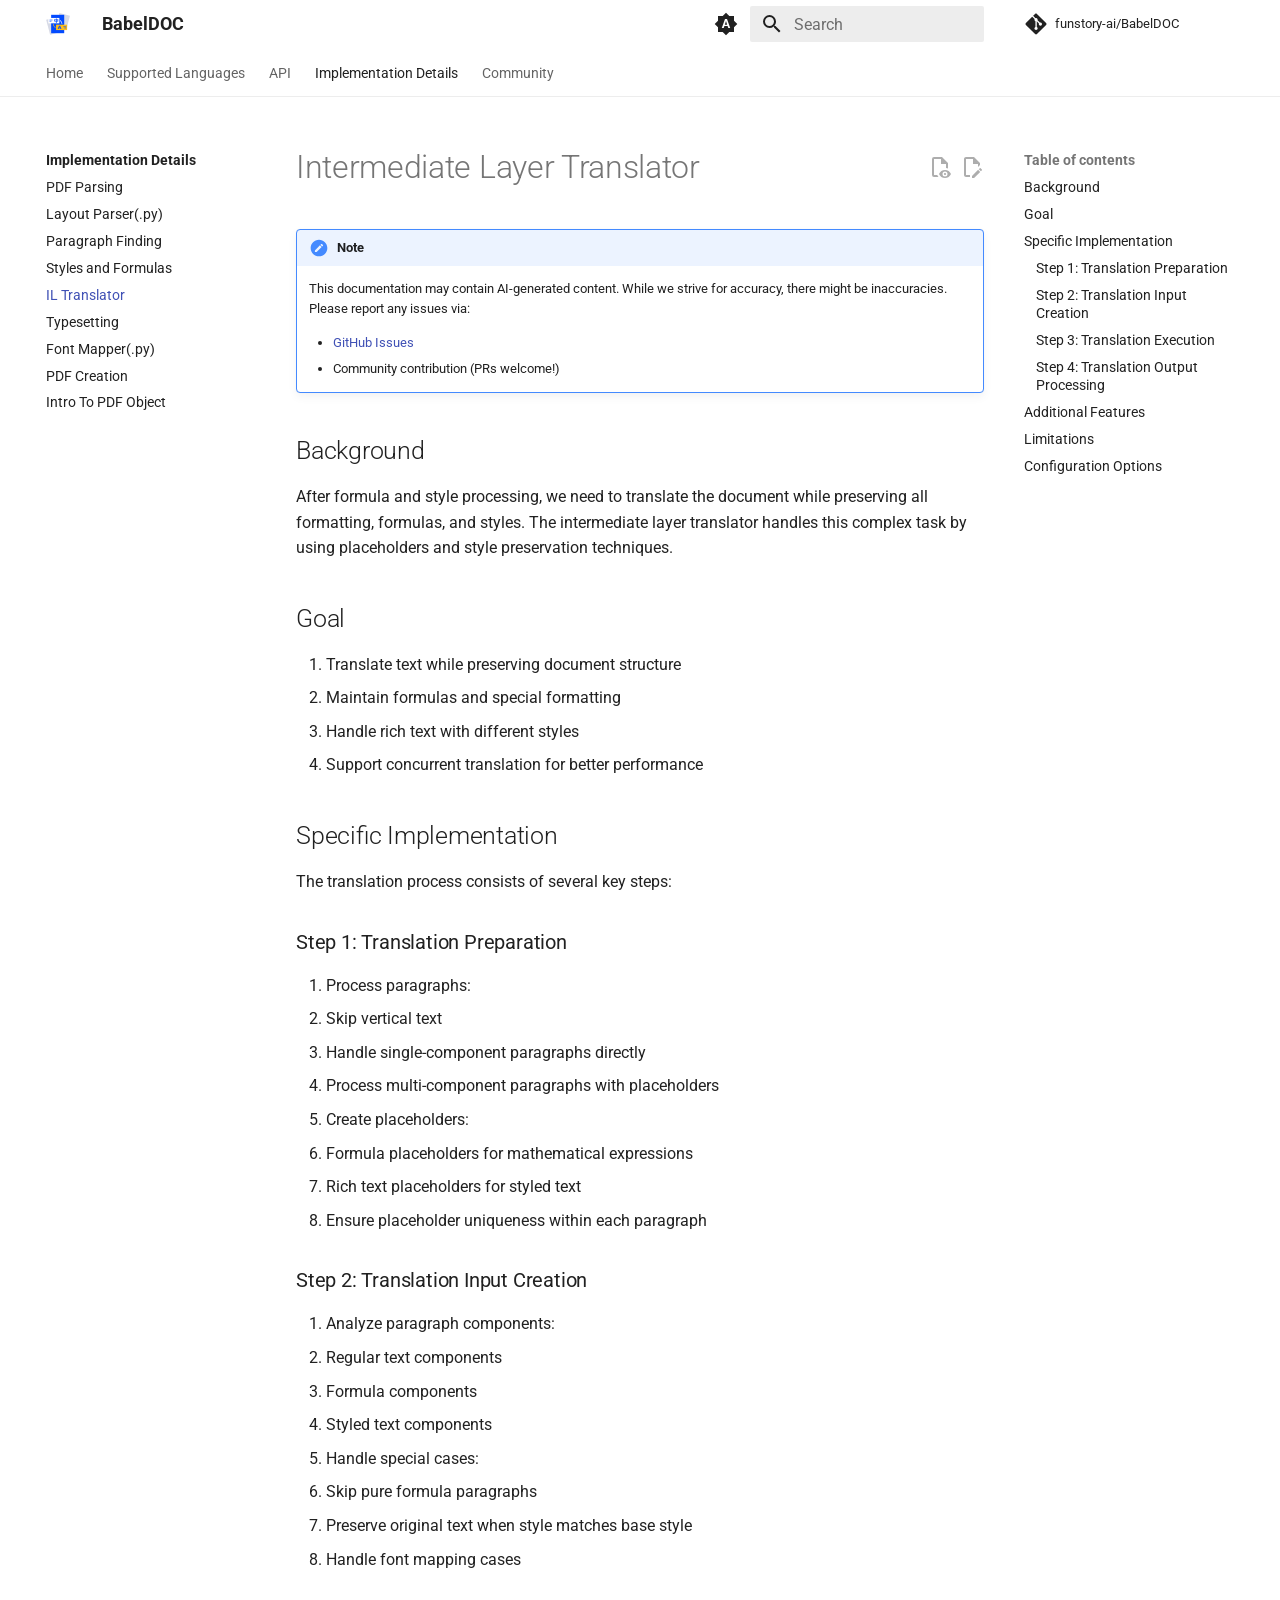
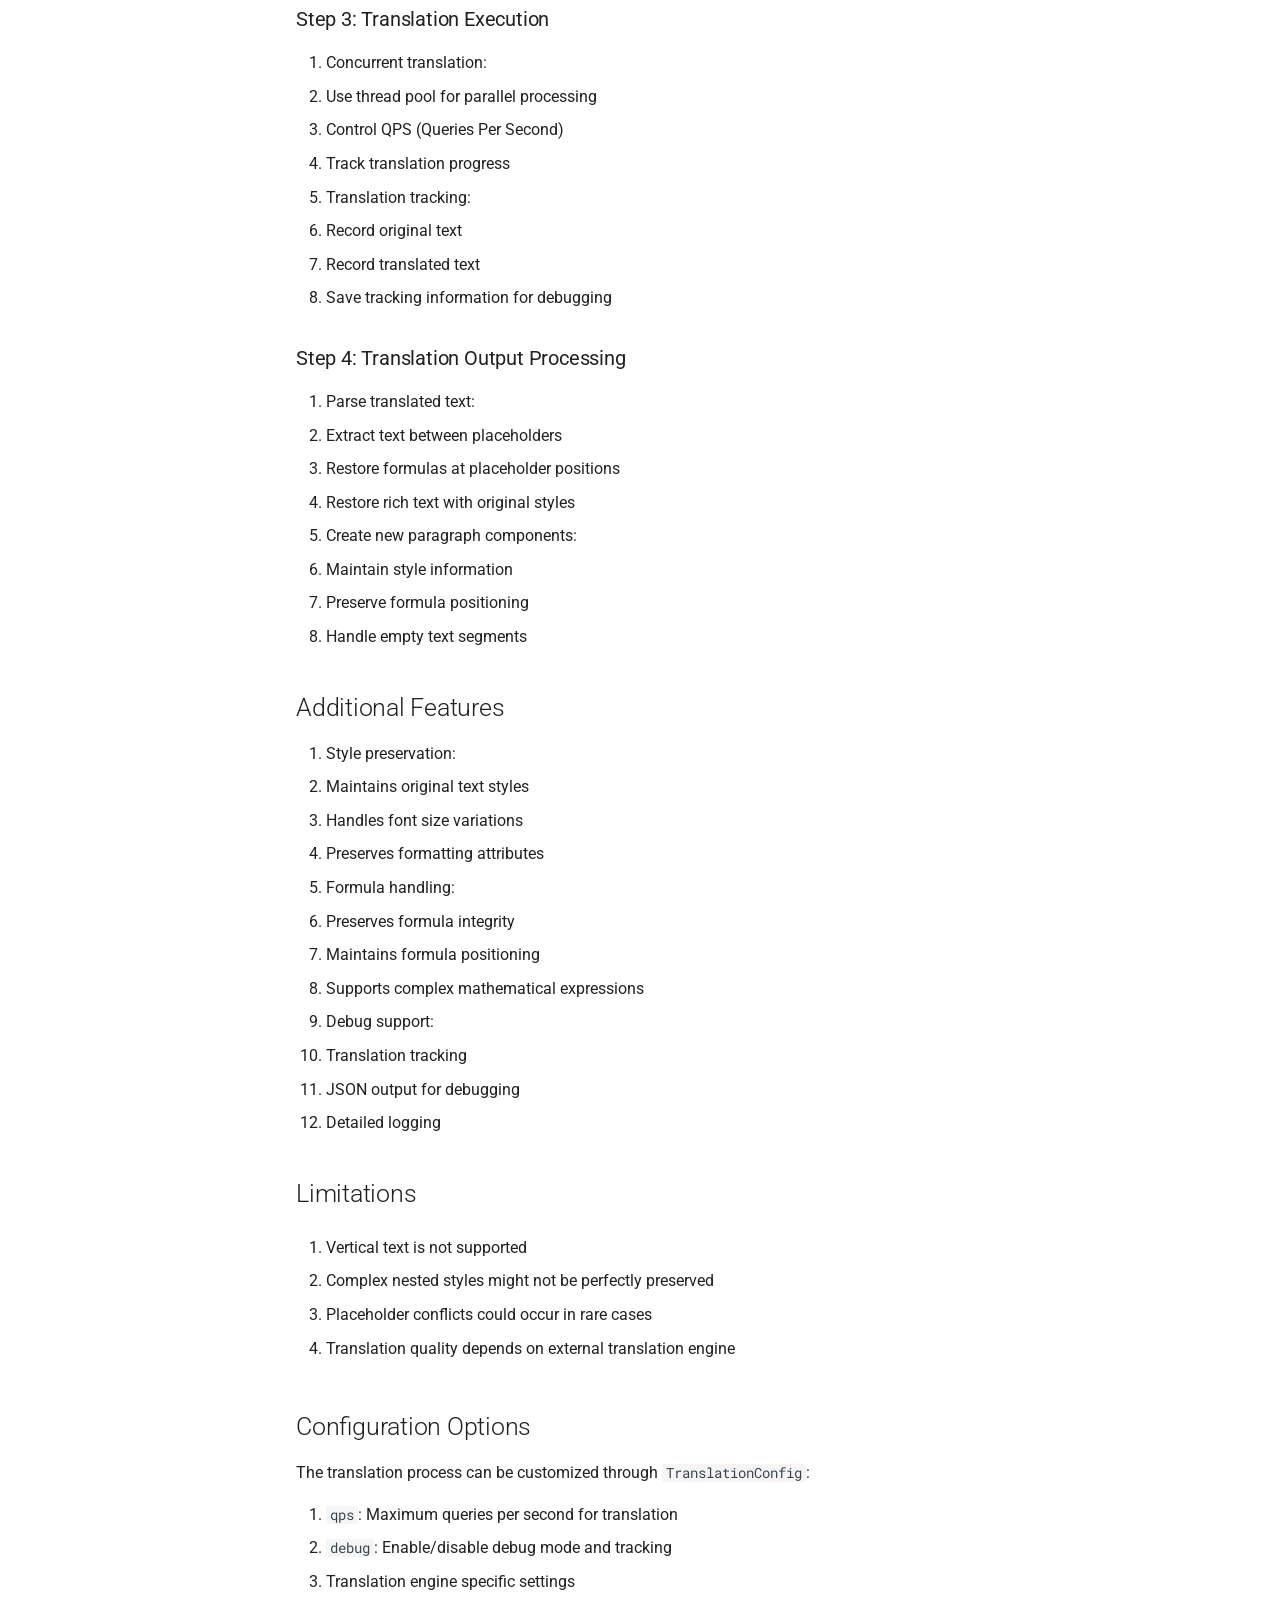
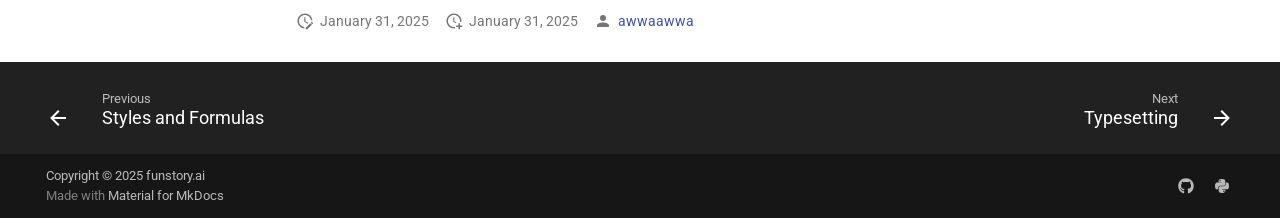
<file: ImplementationDetails/ILTranslator/ILTranslator/index.html>
<!doctype html><html lang=en class=no-js> <head><meta charset=utf-8><meta name=viewport content="width=device-width,initial-scale=1"><meta name=description content="Write your documentation in Markdown and create a professional static site in minutes – searchable, customizable, in 60+ languages, for all devices"><meta name=author content=funstory.ai><link href=https://squidfunk.github.io/mkdocs-material/ImplementationDetails/ILTranslator/ILTranslator/ rel=canonical><link href=../../StylesAndFormulas/StylesAndFormulas/ rel=prev><link href=../../Typesetting/Typesetting/ rel=next><link rel=icon href=../../../images/babeldoc-small-logo-with-transparent-background.svg><meta name=generator content="mkdocs-1.6.1, mkdocs-material-9.7.6"><title>IL Translator - BabelDOC</title><link rel=stylesheet href=../../../assets/stylesheets/main.484c7ddc.min.css><link rel=stylesheet href=../../../assets/stylesheets/palette.ab4e12ef.min.css><link rel=preconnect href=https://fonts.gstatic.com crossorigin><link rel=stylesheet href="https://fonts.googleapis.com/css?family=Roboto:300,300i,400,400i,700,700i%7CRoboto+Mono:400,400i,700,700i&display=fallback"><style>:root{--md-text-font:"Roboto";--md-code-font:"Roboto Mono"}</style><script>__md_scope=new URL("../../..",location),__md_hash=e=>[...e].reduce(((e,_)=>(e<<5)-e+_.charCodeAt(0)),0),__md_get=(e,_=localStorage,t=__md_scope)=>JSON.parse(_.getItem(t.pathname+"."+e)),__md_set=(e,_,t=localStorage,a=__md_scope)=>{try{t.setItem(a.pathname+"."+e,JSON.stringify(_))}catch(e){}}</script></head> <body dir=ltr data-md-color-scheme=default data-md-color-primary=indigo data-md-color-accent=indigo> <input class=md-toggle data-md-toggle=drawer type=checkbox id=__drawer autocomplete=off> <input class=md-toggle data-md-toggle=search type=checkbox id=__search autocomplete=off> <label class=md-overlay for=__drawer></label> <div data-md-component=skip> <a href=#intermediate-layer-translator class=md-skip> Skip to content </a> </div> <div data-md-component=announce> </div> <header class=md-header data-md-component=header> <nav class="md-header__inner md-grid" aria-label=Header> <a href=../../.. title=BabelDOC class="md-header__button md-logo" aria-label=BabelDOC data-md-component=logo> <img src=../../../images/babeldoc-small-logo-with-transparent-background.svg alt=logo> </a> <label class="md-header__button md-icon" for=__drawer> <svg xmlns=http://www.w3.org/2000/svg viewbox="0 0 24 24"><path d="M3 6h18v2H3zm0 5h18v2H3zm0 5h18v2H3z"/></svg> </label> <div class=md-header__title data-md-component=header-title> <div class=md-header__ellipsis> <div class=md-header__topic> <span class=md-ellipsis> BabelDOC </span> </div> <div class=md-header__topic data-md-component=header-topic> <span class=md-ellipsis> IL Translator </span> </div> </div> </div> <form class=md-header__option data-md-component=palette> <input class=md-option data-md-color-media=(prefers-color-scheme) data-md-color-scheme=default data-md-color-primary=indigo data-md-color-accent=indigo aria-label="Switch to light mode" type=radio name=__palette id=__palette_0> <label class="md-header__button md-icon" title="Switch to light mode" for=__palette_1 hidden> <svg xmlns=http://www.w3.org/2000/svg viewbox="0 0 24 24"><path d="m14.3 16-.7-2h-3.2l-.7 2H7.8L11 7h2l3.2 9zM20 8.69V4h-4.69L12 .69 8.69 4H4v4.69L.69 12 4 15.31V20h4.69L12 23.31 15.31 20H20v-4.69L23.31 12zm-9.15 3.96h2.3L12 9z"/></svg> </label> <input class=md-option data-md-color-media="(prefers-color-scheme: light)" data-md-color-scheme=default data-md-color-primary=white data-md-color-accent=indigo aria-label="Switch to dark mode" type=radio name=__palette id=__palette_1> <label class="md-header__button md-icon" title="Switch to dark mode" for=__palette_2 hidden> <svg xmlns=http://www.w3.org/2000/svg viewbox="0 0 24 24"><path d="M12 8a4 4 0 0 0-4 4 4 4 0 0 0 4 4 4 4 0 0 0 4-4 4 4 0 0 0-4-4m0 10a6 6 0 0 1-6-6 6 6 0 0 1 6-6 6 6 0 0 1 6 6 6 6 0 0 1-6 6m8-9.31V4h-4.69L12 .69 8.69 4H4v4.69L.69 12 4 15.31V20h4.69L12 23.31 15.31 20H20v-4.69L23.31 12z"/></svg> </label> <input class=md-option data-md-color-media="(prefers-color-scheme: dark)" data-md-color-scheme=slate data-md-color-primary=black data-md-color-accent=indigo aria-label="Switch to system preference" type=radio name=__palette id=__palette_2> <label class="md-header__button md-icon" title="Switch to system preference" for=__palette_0 hidden> <svg xmlns=http://www.w3.org/2000/svg viewbox="0 0 24 24"><path d="M12 18c-.89 0-1.74-.2-2.5-.55C11.56 16.5 13 14.42 13 12s-1.44-4.5-3.5-5.45C10.26 6.2 11.11 6 12 6a6 6 0 0 1 6 6 6 6 0 0 1-6 6m8-9.31V4h-4.69L12 .69 8.69 4H4v4.69L.69 12 4 15.31V20h4.69L12 23.31 15.31 20H20v-4.69L23.31 12z"/></svg> </label> </form> <script>var palette=__md_get("__palette");if(palette&&palette.color){if("(prefers-color-scheme)"===palette.color.media){var media=matchMedia("(prefers-color-scheme: light)"),input=document.querySelector(media.matches?"[data-md-color-media='(prefers-color-scheme: light)']":"[data-md-color-media='(prefers-color-scheme: dark)']");palette.color.media=input.getAttribute("data-md-color-media"),palette.color.scheme=input.getAttribute("data-md-color-scheme"),palette.color.primary=input.getAttribute("data-md-color-primary"),palette.color.accent=input.getAttribute("data-md-color-accent")}for(var[key,value]of Object.entries(palette.color))document.body.setAttribute("data-md-color-"+key,value)}</script> <label class="md-header__button md-icon" for=__search> <svg xmlns=http://www.w3.org/2000/svg viewbox="0 0 24 24"><path d="M9.5 3A6.5 6.5 0 0 1 16 9.5c0 1.61-.59 3.09-1.56 4.23l.27.27h.79l5 5-1.5 1.5-5-5v-.79l-.27-.27A6.52 6.52 0 0 1 9.5 16 6.5 6.5 0 0 1 3 9.5 6.5 6.5 0 0 1 9.5 3m0 2C7 5 5 7 5 9.5S7 14 9.5 14 14 12 14 9.5 12 5 9.5 5"/></svg> </label> <div class=md-search data-md-component=search role=dialog> <label class=md-search__overlay for=__search></label> <div class=md-search__inner role=search> <form class=md-search__form name=search> <input type=text class=md-search__input name=query aria-label=Search placeholder=Search autocapitalize=off autocorrect=off autocomplete=off spellcheck=false data-md-component=search-query required> <label class="md-search__icon md-icon" for=__search> <svg xmlns=http://www.w3.org/2000/svg viewbox="0 0 24 24"><path d="M9.5 3A6.5 6.5 0 0 1 16 9.5c0 1.61-.59 3.09-1.56 4.23l.27.27h.79l5 5-1.5 1.5-5-5v-.79l-.27-.27A6.52 6.52 0 0 1 9.5 16 6.5 6.5 0 0 1 3 9.5 6.5 6.5 0 0 1 9.5 3m0 2C7 5 5 7 5 9.5S7 14 9.5 14 14 12 14 9.5 12 5 9.5 5"/></svg> <svg xmlns=http://www.w3.org/2000/svg viewbox="0 0 24 24"><path d="M20 11v2H8l5.5 5.5-1.42 1.42L4.16 12l7.92-7.92L13.5 5.5 8 11z"/></svg> </label> <nav class=md-search__options aria-label=Search> <a href=javascript:void(0) class="md-search__icon md-icon" title=Share aria-label=Share data-clipboard data-clipboard-text data-md-component=search-share tabindex=-1> <svg xmlns=http://www.w3.org/2000/svg viewbox="0 0 24 24"><path d="M18 16.08c-.76 0-1.44.3-1.96.77L8.91 12.7c.05-.23.09-.46.09-.7s-.04-.47-.09-.7l7.05-4.11c.54.5 1.25.81 2.04.81a3 3 0 0 0 3-3 3 3 0 0 0-3-3 3 3 0 0 0-3 3c0 .24.04.47.09.7L8.04 9.81C7.5 9.31 6.79 9 6 9a3 3 0 0 0-3 3 3 3 0 0 0 3 3c.79 0 1.5-.31 2.04-.81l7.12 4.15c-.05.21-.08.43-.08.66 0 1.61 1.31 2.91 2.92 2.91s2.92-1.3 2.92-2.91A2.92 2.92 0 0 0 18 16.08"/></svg> </a> <button type=reset class="md-search__icon md-icon" title=Clear aria-label=Clear tabindex=-1> <svg xmlns=http://www.w3.org/2000/svg viewbox="0 0 24 24"><path d="M19 6.41 17.59 5 12 10.59 6.41 5 5 6.41 10.59 12 5 17.59 6.41 19 12 13.41 17.59 19 19 17.59 13.41 12z"/></svg> </button> </nav> <div class=md-search__suggest data-md-component=search-suggest></div> </form> <div class=md-search__output> <div class=md-search__scrollwrap tabindex=0 data-md-scrollfix> <div class=md-search-result data-md-component=search-result> <div class=md-search-result__meta> Initializing search </div> <ol class=md-search-result__list role=presentation></ol> </div> </div> </div> </div> </div> <div class=md-header__source> <a href=https://github.com/funstory-ai/BabelDOC title="Go to repository" class=md-source data-md-component=source> <div class="md-source__icon md-icon"> <svg xmlns=http://www.w3.org/2000/svg viewbox="0 0 448 512"><!-- Font Awesome Free 7.1.0 by @fontawesome - https://fontawesome.com License - https://fontawesome.com/license/free (Icons: CC BY 4.0, Fonts: SIL OFL 1.1, Code: MIT License) Copyright 2025 Fonticons, Inc.--><path d="M439.6 236.1 244 40.5c-5.4-5.5-12.8-8.5-20.4-8.5s-15 3-20.4 8.4L162.5 81l51.5 51.5c27.1-9.1 52.7 16.8 43.4 43.7l49.7 49.7c34.2-11.8 61.2 31 35.5 56.7-26.5 26.5-70.2-2.9-56-37.3L240.3 199v121.9c25.3 12.5 22.3 41.8 9.1 55-6.4 6.4-15.2 10.1-24.3 10.1s-17.8-3.6-24.3-10.1c-17.6-17.6-11.1-46.9 11.2-56v-123c-20.8-8.5-24.6-30.7-18.6-45L142.6 101 8.5 235.1C3 240.6 0 247.9 0 255.5s3 15 8.5 20.4l195.6 195.7c5.4 5.4 12.7 8.4 20.4 8.4s15-3 20.4-8.4l194.7-194.7c5.4-5.4 8.4-12.8 8.4-20.4s-3-15-8.4-20.4"/></svg> </div> <div class=md-source__repository> funstory-ai/BabelDOC </div> </a> </div> </nav> </header> <div class=md-container data-md-component=container> <nav class=md-tabs aria-label=Tabs data-md-component=tabs> <div class=md-grid> <ul class=md-tabs__list> <li class=md-tabs__item> <a href=../../.. class=md-tabs__link> Home </a> </li> <li class=md-tabs__item> <a href=../../../supported_languages/ class=md-tabs__link> Supported Languages </a> </li> <li class=md-tabs__item> <a href=../../AsyncTranslate/AsyncTranslate/ class=md-tabs__link> API </a> </li> <li class="md-tabs__item md-tabs__item--active"> <a href=../../ class=md-tabs__link> Implementation Details </a> </li> <li class=md-tabs__item> <a href=../../../CODE_OF_CONDUCT/ class=md-tabs__link> Community </a> </li> </ul> </div> </nav> <main class=md-main data-md-component=main> <div class="md-main__inner md-grid"> <div class="md-sidebar md-sidebar--primary" data-md-component=sidebar data-md-type=navigation> <div class=md-sidebar__scrollwrap> <div class=md-sidebar__inner> <nav class="md-nav md-nav--primary md-nav--lifted" aria-label=Navigation data-md-level=0> <label class=md-nav__title for=__drawer> <a href=../../.. title=BabelDOC class="md-nav__button md-logo" aria-label=BabelDOC data-md-component=logo> <img src=../../../images/babeldoc-small-logo-with-transparent-background.svg alt=logo> </a> BabelDOC </label> <div class=md-nav__source> <a href=https://github.com/funstory-ai/BabelDOC title="Go to repository" class=md-source data-md-component=source> <div class="md-source__icon md-icon"> <svg xmlns=http://www.w3.org/2000/svg viewbox="0 0 448 512"><!-- Font Awesome Free 7.1.0 by @fontawesome - https://fontawesome.com License - https://fontawesome.com/license/free (Icons: CC BY 4.0, Fonts: SIL OFL 1.1, Code: MIT License) Copyright 2025 Fonticons, Inc.--><path d="M439.6 236.1 244 40.5c-5.4-5.5-12.8-8.5-20.4-8.5s-15 3-20.4 8.4L162.5 81l51.5 51.5c27.1-9.1 52.7 16.8 43.4 43.7l49.7 49.7c34.2-11.8 61.2 31 35.5 56.7-26.5 26.5-70.2-2.9-56-37.3L240.3 199v121.9c25.3 12.5 22.3 41.8 9.1 55-6.4 6.4-15.2 10.1-24.3 10.1s-17.8-3.6-24.3-10.1c-17.6-17.6-11.1-46.9 11.2-56v-123c-20.8-8.5-24.6-30.7-18.6-45L142.6 101 8.5 235.1C3 240.6 0 247.9 0 255.5s3 15 8.5 20.4l195.6 195.7c5.4 5.4 12.7 8.4 20.4 8.4s15-3 20.4-8.4l194.7-194.7c5.4-5.4 8.4-12.8 8.4-20.4s-3-15-8.4-20.4"/></svg> </div> <div class=md-source__repository> funstory-ai/BabelDOC </div> </a> </div> <ul class=md-nav__list data-md-scrollfix> <li class=md-nav__item> <a href=../../.. class=md-nav__link> <span class=md-ellipsis> Home </span> </a> </li> <li class=md-nav__item> <a href=../../../supported_languages/ class=md-nav__link> <span class=md-ellipsis> Supported Languages </span> </a> </li> <li class="md-nav__item md-nav__item--nested"> <input class="md-nav__toggle md-toggle " type=checkbox id=__nav_3> <label class=md-nav__link for=__nav_3 id=__nav_3_label tabindex=0> <span class=md-ellipsis> API </span> <span class="md-nav__icon md-icon"></span> </label> <nav class=md-nav data-md-level=1 aria-labelledby=__nav_3_label aria-expanded=false> <label class=md-nav__title for=__nav_3> <span class="md-nav__icon md-icon"></span> API </label> <ul class=md-nav__list data-md-scrollfix> <li class=md-nav__item> <a href=../../AsyncTranslate/AsyncTranslate/ class=md-nav__link> <span class=md-ellipsis> Async Translation API </span> </a> </li> </ul> </nav> </li> <li class="md-nav__item md-nav__item--active md-nav__item--section md-nav__item--nested"> <input class="md-nav__toggle md-toggle " type=checkbox id=__nav_4 checked> <div class="md-nav__link md-nav__container"> <a href=../../ class="md-nav__link "> <span class=md-ellipsis> Implementation Details </span> </a> <label class="md-nav__link " for=__nav_4 id=__nav_4_label tabindex> <span class="md-nav__icon md-icon"></span> </label> </div> <nav class=md-nav data-md-level=1 aria-labelledby=__nav_4_label aria-expanded=true> <label class=md-nav__title for=__nav_4> <span class="md-nav__icon md-icon"></span> Implementation Details </label> <ul class=md-nav__list data-md-scrollfix> <li class=md-nav__item> <a href=../../PDFParsing/PDFParsing/ class=md-nav__link> <span class=md-ellipsis> PDF Parsing </span> </a> </li> <li class=md-nav__item> <a href=https://github.com/funstory-ai/BabelDOC/blob/main/babeldoc/format/pdf/document_il/midend/layout_parser.py class=md-nav__link> <span class=md-ellipsis> Layout Parser(.py) </span> </a> </li> <li class=md-nav__item> <a href=../../ParagraphFinding/ParagraphFinding/ class=md-nav__link> <span class=md-ellipsis> Paragraph Finding </span> </a> </li> <li class=md-nav__item> <a href=../../StylesAndFormulas/StylesAndFormulas/ class=md-nav__link> <span class=md-ellipsis> Styles and Formulas </span> </a> </li> <li class="md-nav__item md-nav__item--active"> <input class="md-nav__toggle md-toggle" type=checkbox id=__toc> <label class="md-nav__link md-nav__link--active" for=__toc> <span class=md-ellipsis> IL Translator </span> <span class="md-nav__icon md-icon"></span> </label> <a href=./ class="md-nav__link md-nav__link--active"> <span class=md-ellipsis> IL Translator </span> </a> <nav class="md-nav md-nav--secondary" aria-label="Table of contents"> <label class=md-nav__title for=__toc> <span class="md-nav__icon md-icon"></span> Table of contents </label> <ul class=md-nav__list data-md-component=toc data-md-scrollfix> <li class=md-nav__item> <a href=#background class=md-nav__link> <span class=md-ellipsis> Background </span> </a> </li> <li class=md-nav__item> <a href=#goal class=md-nav__link> <span class=md-ellipsis> Goal </span> </a> </li> <li class=md-nav__item> <a href=#specific-implementation class=md-nav__link> <span class=md-ellipsis> Specific Implementation </span> </a> <nav class=md-nav aria-label="Specific Implementation"> <ul class=md-nav__list> <li class=md-nav__item> <a href=#step-1-translation-preparation class=md-nav__link> <span class=md-ellipsis> Step 1: Translation Preparation </span> </a> </li> <li class=md-nav__item> <a href=#step-2-translation-input-creation class=md-nav__link> <span class=md-ellipsis> Step 2: Translation Input Creation </span> </a> </li> <li class=md-nav__item> <a href=#step-3-translation-execution class=md-nav__link> <span class=md-ellipsis> Step 3: Translation Execution </span> </a> </li> <li class=md-nav__item> <a href=#step-4-translation-output-processing class=md-nav__link> <span class=md-ellipsis> Step 4: Translation Output Processing </span> </a> </li> </ul> </nav> </li> <li class=md-nav__item> <a href=#additional-features class=md-nav__link> <span class=md-ellipsis> Additional Features </span> </a> </li> <li class=md-nav__item> <a href=#limitations class=md-nav__link> <span class=md-ellipsis> Limitations </span> </a> </li> <li class=md-nav__item> <a href=#configuration-options class=md-nav__link> <span class=md-ellipsis> Configuration Options </span> </a> </li> </ul> </nav> </li> <li class=md-nav__item> <a href=../../Typesetting/Typesetting/ class=md-nav__link> <span class=md-ellipsis> Typesetting </span> </a> </li> <li class=md-nav__item> <a href=https://github.com/funstory-ai/BabelDOC/blob/main/babeldoc/format/pdf/document_il/utils/fontmap.py class=md-nav__link> <span class=md-ellipsis> Font Mapper(.py) </span> </a> </li> <li class=md-nav__item> <a href=../../PDFCreation/PDFCreation/ class=md-nav__link> <span class=md-ellipsis> PDF Creation </span> </a> </li> <li class=md-nav__item> <a href=../../../intro-to-pdf-object/ class=md-nav__link> <span class=md-ellipsis> Intro To PDF Object </span> </a> </li> </ul> </nav> </li> <li class="md-nav__item md-nav__item--nested"> <input class="md-nav__toggle md-toggle " type=checkbox id=__nav_5> <label class=md-nav__link for=__nav_5 id=__nav_5_label tabindex=0> <span class=md-ellipsis> Community </span> <span class="md-nav__icon md-icon"></span> </label> <nav class=md-nav data-md-level=1 aria-labelledby=__nav_5_label aria-expanded=false> <label class=md-nav__title for=__nav_5> <span class="md-nav__icon md-icon"></span> Community </label> <ul class=md-nav__list data-md-scrollfix> <li class=md-nav__item> <a href=../../../CODE_OF_CONDUCT/ class=md-nav__link> <span class=md-ellipsis> Code of Conduct </span> </a> </li> <li class="md-nav__item md-nav__item--nested"> <input class="md-nav__toggle md-toggle " type=checkbox id=__nav_5_2> <label class=md-nav__link for=__nav_5_2 id=__nav_5_2_label tabindex=0> <span class=md-ellipsis> Contributing </span> <span class="md-nav__icon md-icon"></span> </label> <nav class=md-nav data-md-level=2 aria-labelledby=__nav_5_2_label aria-expanded=false> <label class=md-nav__title for=__nav_5_2> <span class="md-nav__icon md-icon"></span> Contributing </label> <ul class=md-nav__list data-md-scrollfix> <li class=md-nav__item> <a href=../../../CONTRIBUTING/ class=md-nav__link> <span class=md-ellipsis> Contributing </span> </a> </li> <li class=md-nav__item> <a href=../../../CONTRIBUTOR_REWARD/ class=md-nav__link> <span class=md-ellipsis> Contributor Reward </span> </a> </li> </ul> </nav> </li> </ul> </nav> </li> </ul> </nav> </div> </div> </div> <div class="md-sidebar md-sidebar--secondary" data-md-component=sidebar data-md-type=toc> <div class=md-sidebar__scrollwrap> <div class=md-sidebar__inner> <nav class="md-nav md-nav--secondary" aria-label="Table of contents"> <label class=md-nav__title for=__toc> <span class="md-nav__icon md-icon"></span> Table of contents </label> <ul class=md-nav__list data-md-component=toc data-md-scrollfix> <li class=md-nav__item> <a href=#background class=md-nav__link> <span class=md-ellipsis> Background </span> </a> </li> <li class=md-nav__item> <a href=#goal class=md-nav__link> <span class=md-ellipsis> Goal </span> </a> </li> <li class=md-nav__item> <a href=#specific-implementation class=md-nav__link> <span class=md-ellipsis> Specific Implementation </span> </a> <nav class=md-nav aria-label="Specific Implementation"> <ul class=md-nav__list> <li class=md-nav__item> <a href=#step-1-translation-preparation class=md-nav__link> <span class=md-ellipsis> Step 1: Translation Preparation </span> </a> </li> <li class=md-nav__item> <a href=#step-2-translation-input-creation class=md-nav__link> <span class=md-ellipsis> Step 2: Translation Input Creation </span> </a> </li> <li class=md-nav__item> <a href=#step-3-translation-execution class=md-nav__link> <span class=md-ellipsis> Step 3: Translation Execution </span> </a> </li> <li class=md-nav__item> <a href=#step-4-translation-output-processing class=md-nav__link> <span class=md-ellipsis> Step 4: Translation Output Processing </span> </a> </li> </ul> </nav> </li> <li class=md-nav__item> <a href=#additional-features class=md-nav__link> <span class=md-ellipsis> Additional Features </span> </a> </li> <li class=md-nav__item> <a href=#limitations class=md-nav__link> <span class=md-ellipsis> Limitations </span> </a> </li> <li class=md-nav__item> <a href=#configuration-options class=md-nav__link> <span class=md-ellipsis> Configuration Options </span> </a> </li> </ul> </nav> </div> </div> </div> <div class=md-content data-md-component=content> <article class="md-content__inner md-typeset"> <a href=https://github.com/funstory-ai/BabelDOC/edit/main/docs/ImplementationDetails/ILTranslator/ILTranslator.md title="Edit this page" class="md-content__button md-icon" rel=edit> <svg xmlns=http://www.w3.org/2000/svg viewbox="0 0 24 24"><path d="M10 20H6V4h7v5h5v3.1l2-2V8l-6-6H6c-1.1 0-2 .9-2 2v16c0 1.1.9 2 2 2h4zm10.2-7c.1 0 .3.1.4.2l1.3 1.3c.2.2.2.6 0 .8l-1 1-2.1-2.1 1-1c.1-.1.2-.2.4-.2m0 3.9L14.1 23H12v-2.1l6.1-6.1z"/></svg> </a> <a href=https://github.com/funstory-ai/BabelDOC/raw/main/docs/ImplementationDetails/ILTranslator/ILTranslator.md title="View source of this page" class="md-content__button md-icon"> <svg xmlns=http://www.w3.org/2000/svg viewbox="0 0 24 24"><path d="M17 18c.56 0 1 .44 1 1s-.44 1-1 1-1-.44-1-1 .44-1 1-1m0-3c-2.73 0-5.06 1.66-6 4 .94 2.34 3.27 4 6 4s5.06-1.66 6-4c-.94-2.34-3.27-4-6-4m0 6.5a2.5 2.5 0 0 1-2.5-2.5 2.5 2.5 0 0 1 2.5-2.5 2.5 2.5 0 0 1 2.5 2.5 2.5 2.5 0 0 1-2.5 2.5M9.27 20H6V4h7v5h5v4.07c.7.08 1.36.25 2 .49V8l-6-6H6a2 2 0 0 0-2 2v16a2 2 0 0 0 2 2h4.5a8.2 8.2 0 0 1-1.23-2"/></svg> </a> <h1 id=intermediate-layer-translator>Intermediate Layer Translator</h1> <div class="admonition note"> <p class=admonition-title>Note</p> <p>This documentation may contain AI-generated content. While we strive for accuracy, there might be inaccuracies. Please report any issues via:</p> <ul> <li><a href=https://github.com/funstory-ai/yadt/issues>GitHub Issues</a></li> <li>Community contribution (PRs welcome!)</li> </ul> </div> <h2 id=background>Background</h2> <p>After formula and style processing, we need to translate the document while preserving all formatting, formulas, and styles. The intermediate layer translator handles this complex task by using placeholders and style preservation techniques.</p> <h2 id=goal>Goal</h2> <ol> <li>Translate text while preserving document structure</li> <li>Maintain formulas and special formatting</li> <li>Handle rich text with different styles</li> <li>Support concurrent translation for better performance</li> </ol> <h2 id=specific-implementation>Specific Implementation</h2> <p>The translation process consists of several key steps:</p> <h3 id=step-1-translation-preparation>Step 1: Translation Preparation</h3> <ol> <li>Process paragraphs:</li> <li>Skip vertical text</li> <li>Handle single-component paragraphs directly</li> <li> <p>Process multi-component paragraphs with placeholders</p> </li> <li> <p>Create placeholders:</p> </li> <li>Formula placeholders for mathematical expressions</li> <li>Rich text placeholders for styled text</li> <li>Ensure placeholder uniqueness within each paragraph</li> </ol> <h3 id=step-2-translation-input-creation>Step 2: Translation Input Creation</h3> <ol> <li>Analyze paragraph components:</li> <li>Regular text components</li> <li>Formula components</li> <li> <p>Styled text components</p> </li> <li> <p>Handle special cases:</p> </li> <li>Skip pure formula paragraphs</li> <li>Preserve original text when style matches base style</li> <li>Handle font mapping cases</li> </ol> <h3 id=step-3-translation-execution>Step 3: Translation Execution</h3> <ol> <li>Concurrent translation:</li> <li>Use thread pool for parallel processing</li> <li>Control QPS (Queries Per Second)</li> <li> <p>Track translation progress</p> </li> <li> <p>Translation tracking:</p> </li> <li>Record original text</li> <li>Record translated text</li> <li>Save tracking information for debugging</li> </ol> <h3 id=step-4-translation-output-processing>Step 4: Translation Output Processing</h3> <ol> <li>Parse translated text:</li> <li>Extract text between placeholders</li> <li>Restore formulas at placeholder positions</li> <li> <p>Restore rich text with original styles</p> </li> <li> <p>Create new paragraph components:</p> </li> <li>Maintain style information</li> <li>Preserve formula positioning</li> <li>Handle empty text segments</li> </ol> <h2 id=additional-features>Additional Features</h2> <ol> <li>Style preservation:</li> <li>Maintains original text styles</li> <li>Handles font size variations</li> <li> <p>Preserves formatting attributes</p> </li> <li> <p>Formula handling:</p> </li> <li>Preserves formula integrity</li> <li>Maintains formula positioning</li> <li> <p>Supports complex mathematical expressions</p> </li> <li> <p>Debug support:</p> </li> <li>Translation tracking</li> <li>JSON output for debugging</li> <li>Detailed logging</li> </ol> <h2 id=limitations>Limitations</h2> <ol> <li> <p>Vertical text is not supported</p> </li> <li> <p>Complex nested styles might not be perfectly preserved</p> </li> <li> <p>Placeholder conflicts could occur in rare cases</p> </li> <li> <p>Translation quality depends on external translation engine</p> </li> </ol> <h2 id=configuration-options>Configuration Options</h2> <p>The translation process can be customized through <code>TranslationConfig</code>:</p> <ol> <li><code>qps</code>: Maximum queries per second for translation</li> <li><code>debug</code>: Enable/disable debug mode and tracking</li> <li>Translation engine specific settings </li> </ol> <aside class=md-source-file> <span class=md-source-file__fact> <span class=md-icon title="Last update"> <svg xmlns=http://www.w3.org/2000/svg viewbox="0 0 24 24"><path d="M21 13.1c-.1 0-.3.1-.4.2l-1 1 2.1 2.1 1-1c.2-.2.2-.6 0-.8l-1.3-1.3c-.1-.1-.2-.2-.4-.2m-1.9 1.8-6.1 6V23h2.1l6.1-6.1zM12.5 7v5.2l4 2.4-1 1L11 13V7zM11 21.9c-5.1-.5-9-4.8-9-9.9C2 6.5 6.5 2 12 2c5.3 0 9.6 4.1 10 9.3-.3-.1-.6-.2-1-.2s-.7.1-1 .2C19.6 7.2 16.2 4 12 4c-4.4 0-8 3.6-8 8 0 4.1 3.1 7.5 7.1 7.9l-.1.2z"/></svg> </span> <span class="git-revision-date-localized-plugin git-revision-date-localized-plugin-date" title="January 31, 2025 15:17:18 UTC">January 31, 2025</span> </span> <span class=md-source-file__fact> <span class=md-icon title=Created> <svg xmlns=http://www.w3.org/2000/svg viewbox="0 0 24 24"><path d="M14.47 15.08 11 13V7h1.5v5.25l3.08 1.83c-.41.28-.79.62-1.11 1m-1.39 4.84c-.36.05-.71.08-1.08.08-4.42 0-8-3.58-8-8s3.58-8 8-8 8 3.58 8 8c0 .37-.03.72-.08 1.08.69.1 1.33.32 1.92.64.1-.56.16-1.13.16-1.72 0-5.5-4.5-10-10-10S2 6.5 2 12s4.47 10 10 10c.59 0 1.16-.06 1.72-.16-.32-.59-.54-1.23-.64-1.92M18 15v3h-3v2h3v3h2v-3h3v-2h-3v-3z"/></svg> </span> <span class="git-revision-date-localized-plugin git-revision-date-localized-plugin-date" title="January 31, 2025 15:15:05 UTC">January 31, 2025</span> </span> <span class=md-source-file__fact> <span class=md-icon title=Contributors> <svg xmlns=http://www.w3.org/2000/svg viewbox="0 0 24 24"><path d="M12 4a4 4 0 0 1 4 4 4 4 0 0 1-4 4 4 4 0 0 1-4-4 4 4 0 0 1 4-4m0 10c4.42 0 8 1.79 8 4v2H4v-2c0-2.21 3.58-4 8-4"/></svg> </span> <nav> <a href=mailto:8493196+awwaawwa@users.noreply.github.com>awwaawwa</a> </nav> </span> </aside> </article> </div> <script>var target=document.getElementById(location.hash.slice(1));target&&target.name&&(target.checked=target.name.startsWith("__tabbed_"))</script> </div> <button type=button class="md-top md-icon" data-md-component=top hidden> <svg xmlns=http://www.w3.org/2000/svg viewbox="0 0 24 24"><path d="M13 20h-2V8l-5.5 5.5-1.42-1.42L12 4.16l7.92 7.92-1.42 1.42L13 8z"/></svg> Back to top </button> </main> <footer class=md-footer> <nav class="md-footer__inner md-grid" aria-label=Footer> <a href=../../StylesAndFormulas/StylesAndFormulas/ class="md-footer__link md-footer__link--prev" aria-label="Previous: Styles and Formulas"> <div class="md-footer__button md-icon"> <svg xmlns=http://www.w3.org/2000/svg viewbox="0 0 24 24"><path d="M20 11v2H8l5.5 5.5-1.42 1.42L4.16 12l7.92-7.92L13.5 5.5 8 11z"/></svg> </div> <div class=md-footer__title> <span class=md-footer__direction> Previous </span> <div class=md-ellipsis> Styles and Formulas </div> </div> </a> <a href=../../Typesetting/Typesetting/ class="md-footer__link md-footer__link--next" aria-label="Next: Typesetting"> <div class=md-footer__title> <span class=md-footer__direction> Next </span> <div class=md-ellipsis> Typesetting </div> </div> <div class="md-footer__button md-icon"> <svg xmlns=http://www.w3.org/2000/svg viewbox="0 0 24 24"><path d="M4 11v2h12l-5.5 5.5 1.42 1.42L19.84 12l-7.92-7.92L10.5 5.5 16 11z"/></svg> </div> </a> </nav> <div class="md-footer-meta md-typeset"> <div class="md-footer-meta__inner md-grid"> <div class=md-copyright> <div class=md-copyright__highlight> Copyright &copy; 2025 funstory.ai </div> Made with <a href=https://squidfunk.github.io/mkdocs-material/ target=_blank rel=noopener> Material for MkDocs </a> </div> <div class=md-social> <a href=https://github.com/funstory-ai/BabelDOC target=_blank rel=noopener title=github.com class=md-social__link> <svg xmlns=http://www.w3.org/2000/svg viewbox="0 0 512 512"><!-- Font Awesome Free 7.1.0 by @fontawesome - https://fontawesome.com License - https://fontawesome.com/license/free (Icons: CC BY 4.0, Fonts: SIL OFL 1.1, Code: MIT License) Copyright 2025 Fonticons, Inc.--><path d="M173.9 397.4c0 2-2.3 3.6-5.2 3.6-3.3.3-5.6-1.3-5.6-3.6 0-2 2.3-3.6 5.2-3.6 3-.3 5.6 1.3 5.6 3.6m-31.1-4.5c-.7 2 1.3 4.3 4.3 4.9 2.6 1 5.6 0 6.2-2s-1.3-4.3-4.3-5.2c-2.6-.7-5.5.3-6.2 2.3m44.2-1.7c-2.9.7-4.9 2.6-4.6 4.9.3 2 2.9 3.3 5.9 2.6 2.9-.7 4.9-2.6 4.6-4.6-.3-1.9-3-3.2-5.9-2.9M252.8 8C114.1 8 8 113.3 8 252c0 110.9 69.8 205.8 169.5 239.2 12.8 2.3 17.3-5.6 17.3-12.1 0-6.2-.3-40.4-.3-61.4 0 0-70 15-84.7-29.8 0 0-11.4-29.1-27.8-36.6 0 0-22.9-15.7 1.6-15.4 0 0 24.9 2 38.6 25.8 21.9 38.6 58.6 27.5 72.9 20.9 2.3-16 8.8-27.1 16-33.7-55.9-6.2-112.3-14.3-112.3-110.5 0-27.5 7.6-41.3 23.6-58.9-2.6-6.5-11.1-33.3 2.6-67.9 20.9-6.5 69 27 69 27 20-5.6 41.5-8.5 62.8-8.5s42.8 2.9 62.8 8.5c0 0 48.1-33.6 69-27 13.7 34.7 5.2 61.4 2.6 67.9 16 17.7 25.8 31.5 25.8 58.9 0 96.5-58.9 104.2-114.8 110.5 9.2 7.9 17 22.9 17 46.4 0 33.7-.3 75.4-.3 83.6 0 6.5 4.6 14.4 17.3 12.1C436.2 457.8 504 362.9 504 252 504 113.3 391.5 8 252.8 8M105.2 352.9c-1.3 1-1 3.3.7 5.2 1.6 1.6 3.9 2.3 5.2 1 1.3-1 1-3.3-.7-5.2-1.6-1.6-3.9-2.3-5.2-1m-10.8-8.1c-.7 1.3.3 2.9 2.3 3.9 1.6 1 3.6.7 4.3-.7.7-1.3-.3-2.9-2.3-3.9-2-.6-3.6-.3-4.3.7m32.4 35.6c-1.6 1.3-1 4.3 1.3 6.2 2.3 2.3 5.2 2.6 6.5 1 1.3-1.3.7-4.3-1.3-6.2-2.2-2.3-5.2-2.6-6.5-1m-11.4-14.7c-1.6 1-1.6 3.6 0 5.9s4.3 3.3 5.6 2.3c1.6-1.3 1.6-3.9 0-6.2-1.4-2.3-4-3.3-5.6-2"/></svg> </a> <a href=https://pypi.org/project/BabelDOC/ target=_blank rel=noopener title=pypi.org class=md-social__link> <svg xmlns=http://www.w3.org/2000/svg viewbox="0 0 448 512"><!-- Font Awesome Free 7.1.0 by @fontawesome - https://fontawesome.com License - https://fontawesome.com/license/free (Icons: CC BY 4.0, Fonts: SIL OFL 1.1, Code: MIT License) Copyright 2025 Fonticons, Inc.--><path d="M439.8 200.5c-7.7-30.9-22.3-54.2-53.4-54.2h-40.1v47.4c0 36.8-31.2 67.8-66.8 67.8H172.7c-29.2 0-53.4 25-53.4 54.3v101.8c0 29 25.2 46 53.4 54.3 33.8 9.9 66.3 11.7 106.8 0 26.9-7.8 53.4-23.5 53.4-54.3v-40.7H226.2v-13.6h160.2c31.1 0 42.6-21.7 53.4-54.2 11.2-33.5 10.7-65.7 0-108.6M286.2 444.7a20.4 20.4 0 1 1 0-40.7 20.4 20.4 0 1 1 0 40.7M167.8 248.1h106.8c29.7 0 53.4-24.5 53.4-54.3V91.9c0-29-24.4-50.7-53.4-55.6-35.8-5.9-74.7-5.6-106.8.1-45.2 8-53.4 24.7-53.4 55.6v40.7h106.9v13.6h-147c-31.1 0-58.3 18.7-66.8 54.2-9.8 40.7-10.2 66.1 0 108.6 7.6 31.6 25.7 54.2 56.8 54.2H101v-48.8c0-35.3 30.5-66.4 66.8-66.4m-6.6-183.4a20.4 20.4 0 1 1 0 40.8 20.4 20.4 0 1 1 0-40.8"/></svg> </a> </div> </div> </div> </footer> </div> <div class=md-dialog data-md-component=dialog> <div class="md-dialog__inner md-typeset"></div> </div> <script id=__config type=application/json>{"annotate": null, "base": "../../..", "features": ["announce.dismiss", "content.action.edit", "content.action.view", "content.code.annotate", "content.code.copy", "content.code.select", "content.tooltips", "navigation.footer", "navigation.indexes", "navigation.sections", "navigation.tabs", "navigation.top", "navigation.tracking", "search.highlight", "search.share", "search.suggest", "toc.follow"], "search": "../../../assets/javascripts/workers/search.2c215733.min.js", "tags": null, "translations": {"clipboard.copied": "Copied to clipboard", "clipboard.copy": "Copy to clipboard", "search.result.more.one": "1 more on this page", "search.result.more.other": "# more on this page", "search.result.none": "No matching documents", "search.result.one": "1 matching document", "search.result.other": "# matching documents", "search.result.placeholder": "Type to start searching", "search.result.term.missing": "Missing", "select.version": "Select version"}, "version": null}</script> <script src=../../../assets/javascripts/bundle.79ae519e.min.js></script> </body> </html>
</file>
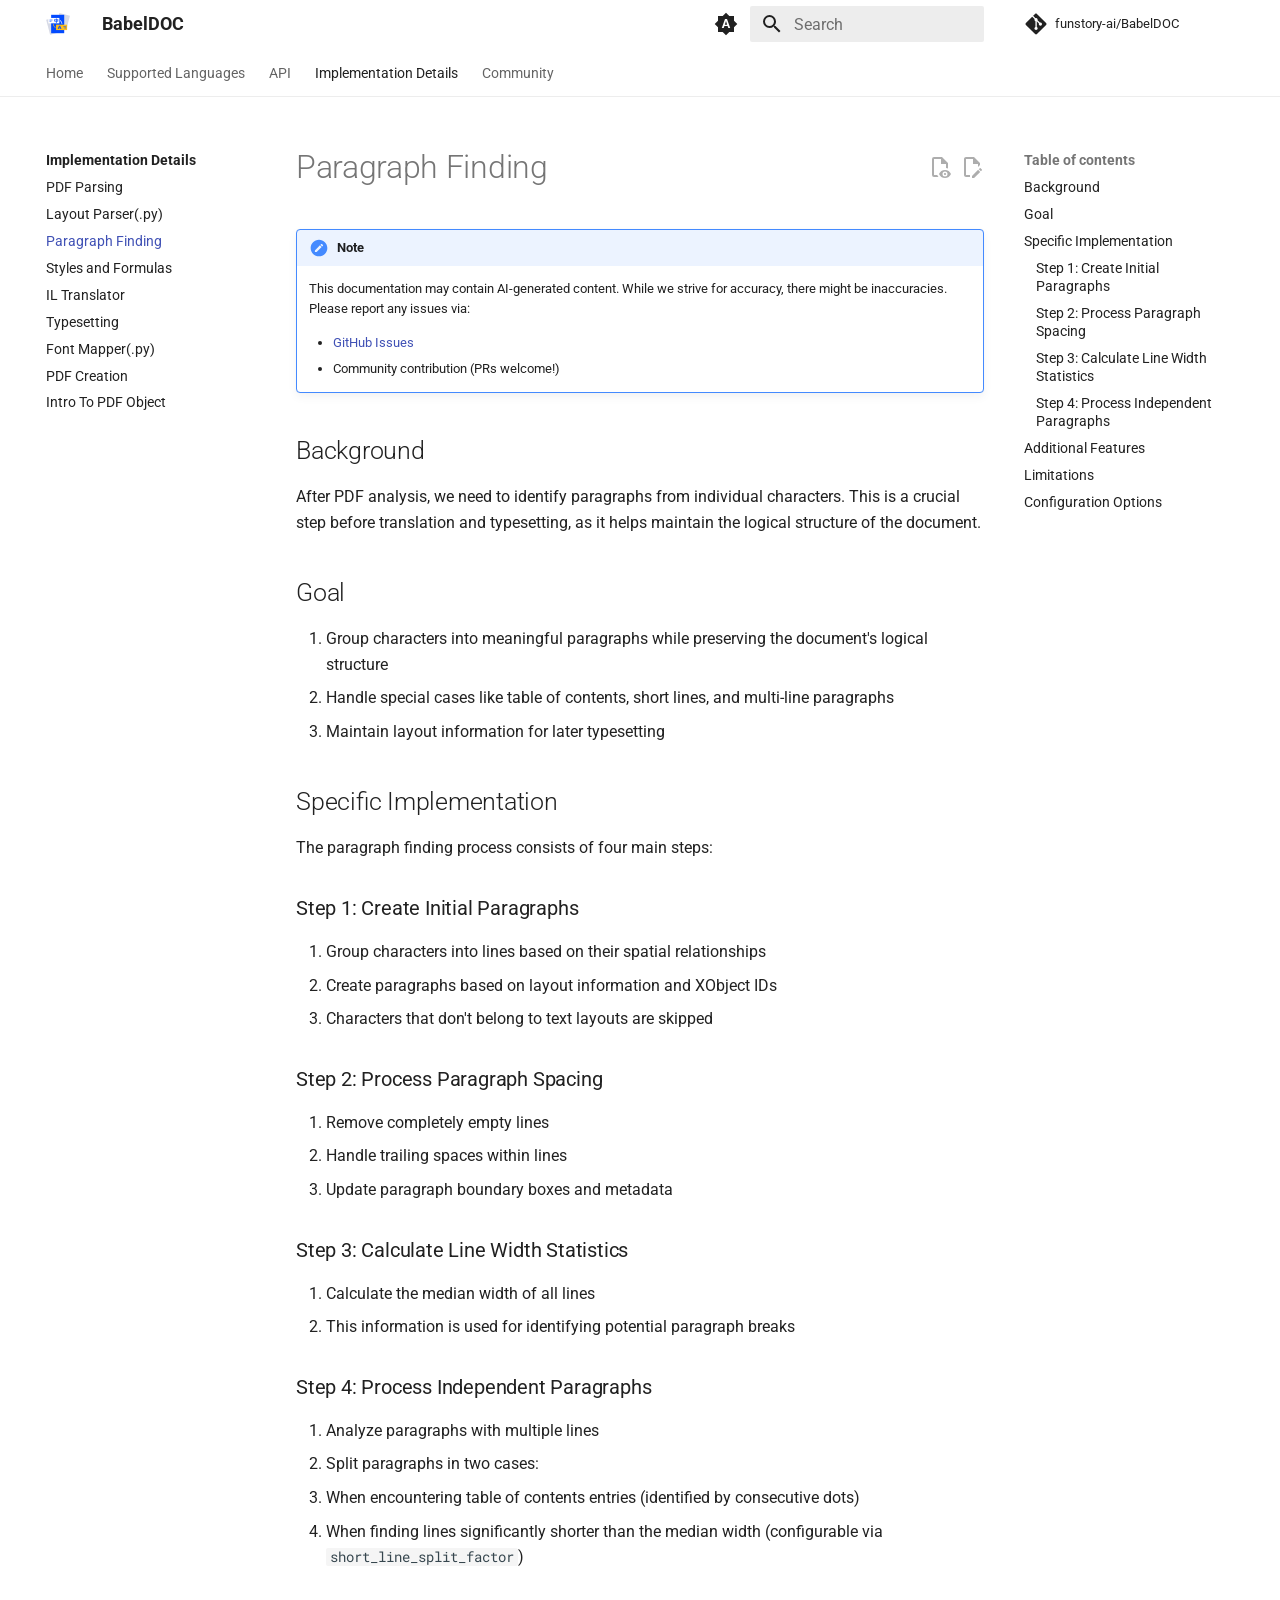
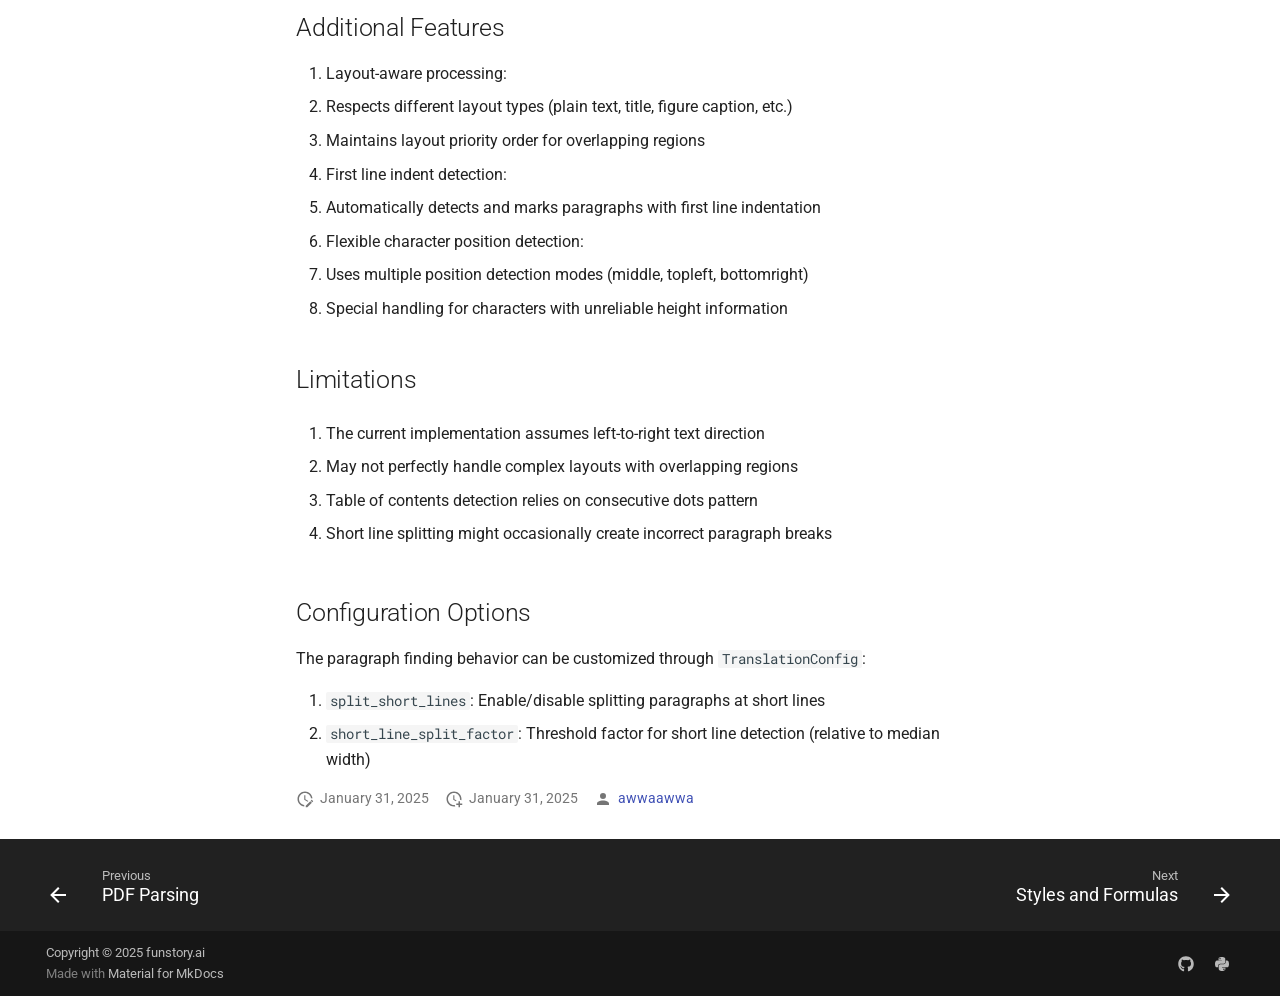
<file: ImplementationDetails/ParagraphFinding/ParagraphFinding/index.html>
<!doctype html><html lang=en class=no-js> <head><meta charset=utf-8><meta name=viewport content="width=device-width,initial-scale=1"><meta name=description content="Write your documentation in Markdown and create a professional static site in minutes – searchable, customizable, in 60+ languages, for all devices"><meta name=author content=funstory.ai><link href=https://squidfunk.github.io/mkdocs-material/ImplementationDetails/ParagraphFinding/ParagraphFinding/ rel=canonical><link href=../../PDFParsing/PDFParsing/ rel=prev><link href=../../StylesAndFormulas/StylesAndFormulas/ rel=next><link rel=icon href=../../../images/babeldoc-small-logo-with-transparent-background.svg><meta name=generator content="mkdocs-1.6.1, mkdocs-material-9.7.6"><title>Paragraph Finding - BabelDOC</title><link rel=stylesheet href=../../../assets/stylesheets/main.484c7ddc.min.css><link rel=stylesheet href=../../../assets/stylesheets/palette.ab4e12ef.min.css><link rel=preconnect href=https://fonts.gstatic.com crossorigin><link rel=stylesheet href="https://fonts.googleapis.com/css?family=Roboto:300,300i,400,400i,700,700i%7CRoboto+Mono:400,400i,700,700i&display=fallback"><style>:root{--md-text-font:"Roboto";--md-code-font:"Roboto Mono"}</style><script>__md_scope=new URL("../../..",location),__md_hash=e=>[...e].reduce(((e,_)=>(e<<5)-e+_.charCodeAt(0)),0),__md_get=(e,_=localStorage,t=__md_scope)=>JSON.parse(_.getItem(t.pathname+"."+e)),__md_set=(e,_,t=localStorage,a=__md_scope)=>{try{t.setItem(a.pathname+"."+e,JSON.stringify(_))}catch(e){}}</script></head> <body dir=ltr data-md-color-scheme=default data-md-color-primary=indigo data-md-color-accent=indigo> <input class=md-toggle data-md-toggle=drawer type=checkbox id=__drawer autocomplete=off> <input class=md-toggle data-md-toggle=search type=checkbox id=__search autocomplete=off> <label class=md-overlay for=__drawer></label> <div data-md-component=skip> <a href=#paragraph-finding class=md-skip> Skip to content </a> </div> <div data-md-component=announce> </div> <header class=md-header data-md-component=header> <nav class="md-header__inner md-grid" aria-label=Header> <a href=../../.. title=BabelDOC class="md-header__button md-logo" aria-label=BabelDOC data-md-component=logo> <img src=../../../images/babeldoc-small-logo-with-transparent-background.svg alt=logo> </a> <label class="md-header__button md-icon" for=__drawer> <svg xmlns=http://www.w3.org/2000/svg viewbox="0 0 24 24"><path d="M3 6h18v2H3zm0 5h18v2H3zm0 5h18v2H3z"/></svg> </label> <div class=md-header__title data-md-component=header-title> <div class=md-header__ellipsis> <div class=md-header__topic> <span class=md-ellipsis> BabelDOC </span> </div> <div class=md-header__topic data-md-component=header-topic> <span class=md-ellipsis> Paragraph Finding </span> </div> </div> </div> <form class=md-header__option data-md-component=palette> <input class=md-option data-md-color-media=(prefers-color-scheme) data-md-color-scheme=default data-md-color-primary=indigo data-md-color-accent=indigo aria-label="Switch to light mode" type=radio name=__palette id=__palette_0> <label class="md-header__button md-icon" title="Switch to light mode" for=__palette_1 hidden> <svg xmlns=http://www.w3.org/2000/svg viewbox="0 0 24 24"><path d="m14.3 16-.7-2h-3.2l-.7 2H7.8L11 7h2l3.2 9zM20 8.69V4h-4.69L12 .69 8.69 4H4v4.69L.69 12 4 15.31V20h4.69L12 23.31 15.31 20H20v-4.69L23.31 12zm-9.15 3.96h2.3L12 9z"/></svg> </label> <input class=md-option data-md-color-media="(prefers-color-scheme: light)" data-md-color-scheme=default data-md-color-primary=white data-md-color-accent=indigo aria-label="Switch to dark mode" type=radio name=__palette id=__palette_1> <label class="md-header__button md-icon" title="Switch to dark mode" for=__palette_2 hidden> <svg xmlns=http://www.w3.org/2000/svg viewbox="0 0 24 24"><path d="M12 8a4 4 0 0 0-4 4 4 4 0 0 0 4 4 4 4 0 0 0 4-4 4 4 0 0 0-4-4m0 10a6 6 0 0 1-6-6 6 6 0 0 1 6-6 6 6 0 0 1 6 6 6 6 0 0 1-6 6m8-9.31V4h-4.69L12 .69 8.69 4H4v4.69L.69 12 4 15.31V20h4.69L12 23.31 15.31 20H20v-4.69L23.31 12z"/></svg> </label> <input class=md-option data-md-color-media="(prefers-color-scheme: dark)" data-md-color-scheme=slate data-md-color-primary=black data-md-color-accent=indigo aria-label="Switch to system preference" type=radio name=__palette id=__palette_2> <label class="md-header__button md-icon" title="Switch to system preference" for=__palette_0 hidden> <svg xmlns=http://www.w3.org/2000/svg viewbox="0 0 24 24"><path d="M12 18c-.89 0-1.74-.2-2.5-.55C11.56 16.5 13 14.42 13 12s-1.44-4.5-3.5-5.45C10.26 6.2 11.11 6 12 6a6 6 0 0 1 6 6 6 6 0 0 1-6 6m8-9.31V4h-4.69L12 .69 8.69 4H4v4.69L.69 12 4 15.31V20h4.69L12 23.31 15.31 20H20v-4.69L23.31 12z"/></svg> </label> </form> <script>var palette=__md_get("__palette");if(palette&&palette.color){if("(prefers-color-scheme)"===palette.color.media){var media=matchMedia("(prefers-color-scheme: light)"),input=document.querySelector(media.matches?"[data-md-color-media='(prefers-color-scheme: light)']":"[data-md-color-media='(prefers-color-scheme: dark)']");palette.color.media=input.getAttribute("data-md-color-media"),palette.color.scheme=input.getAttribute("data-md-color-scheme"),palette.color.primary=input.getAttribute("data-md-color-primary"),palette.color.accent=input.getAttribute("data-md-color-accent")}for(var[key,value]of Object.entries(palette.color))document.body.setAttribute("data-md-color-"+key,value)}</script> <label class="md-header__button md-icon" for=__search> <svg xmlns=http://www.w3.org/2000/svg viewbox="0 0 24 24"><path d="M9.5 3A6.5 6.5 0 0 1 16 9.5c0 1.61-.59 3.09-1.56 4.23l.27.27h.79l5 5-1.5 1.5-5-5v-.79l-.27-.27A6.52 6.52 0 0 1 9.5 16 6.5 6.5 0 0 1 3 9.5 6.5 6.5 0 0 1 9.5 3m0 2C7 5 5 7 5 9.5S7 14 9.5 14 14 12 14 9.5 12 5 9.5 5"/></svg> </label> <div class=md-search data-md-component=search role=dialog> <label class=md-search__overlay for=__search></label> <div class=md-search__inner role=search> <form class=md-search__form name=search> <input type=text class=md-search__input name=query aria-label=Search placeholder=Search autocapitalize=off autocorrect=off autocomplete=off spellcheck=false data-md-component=search-query required> <label class="md-search__icon md-icon" for=__search> <svg xmlns=http://www.w3.org/2000/svg viewbox="0 0 24 24"><path d="M9.5 3A6.5 6.5 0 0 1 16 9.5c0 1.61-.59 3.09-1.56 4.23l.27.27h.79l5 5-1.5 1.5-5-5v-.79l-.27-.27A6.52 6.52 0 0 1 9.5 16 6.5 6.5 0 0 1 3 9.5 6.5 6.5 0 0 1 9.5 3m0 2C7 5 5 7 5 9.5S7 14 9.5 14 14 12 14 9.5 12 5 9.5 5"/></svg> <svg xmlns=http://www.w3.org/2000/svg viewbox="0 0 24 24"><path d="M20 11v2H8l5.5 5.5-1.42 1.42L4.16 12l7.92-7.92L13.5 5.5 8 11z"/></svg> </label> <nav class=md-search__options aria-label=Search> <a href=javascript:void(0) class="md-search__icon md-icon" title=Share aria-label=Share data-clipboard data-clipboard-text data-md-component=search-share tabindex=-1> <svg xmlns=http://www.w3.org/2000/svg viewbox="0 0 24 24"><path d="M18 16.08c-.76 0-1.44.3-1.96.77L8.91 12.7c.05-.23.09-.46.09-.7s-.04-.47-.09-.7l7.05-4.11c.54.5 1.25.81 2.04.81a3 3 0 0 0 3-3 3 3 0 0 0-3-3 3 3 0 0 0-3 3c0 .24.04.47.09.7L8.04 9.81C7.5 9.31 6.79 9 6 9a3 3 0 0 0-3 3 3 3 0 0 0 3 3c.79 0 1.5-.31 2.04-.81l7.12 4.15c-.05.21-.08.43-.08.66 0 1.61 1.31 2.91 2.92 2.91s2.92-1.3 2.92-2.91A2.92 2.92 0 0 0 18 16.08"/></svg> </a> <button type=reset class="md-search__icon md-icon" title=Clear aria-label=Clear tabindex=-1> <svg xmlns=http://www.w3.org/2000/svg viewbox="0 0 24 24"><path d="M19 6.41 17.59 5 12 10.59 6.41 5 5 6.41 10.59 12 5 17.59 6.41 19 12 13.41 17.59 19 19 17.59 13.41 12z"/></svg> </button> </nav> <div class=md-search__suggest data-md-component=search-suggest></div> </form> <div class=md-search__output> <div class=md-search__scrollwrap tabindex=0 data-md-scrollfix> <div class=md-search-result data-md-component=search-result> <div class=md-search-result__meta> Initializing search </div> <ol class=md-search-result__list role=presentation></ol> </div> </div> </div> </div> </div> <div class=md-header__source> <a href=https://github.com/funstory-ai/BabelDOC title="Go to repository" class=md-source data-md-component=source> <div class="md-source__icon md-icon"> <svg xmlns=http://www.w3.org/2000/svg viewbox="0 0 448 512"><!-- Font Awesome Free 7.1.0 by @fontawesome - https://fontawesome.com License - https://fontawesome.com/license/free (Icons: CC BY 4.0, Fonts: SIL OFL 1.1, Code: MIT License) Copyright 2025 Fonticons, Inc.--><path d="M439.6 236.1 244 40.5c-5.4-5.5-12.8-8.5-20.4-8.5s-15 3-20.4 8.4L162.5 81l51.5 51.5c27.1-9.1 52.7 16.8 43.4 43.7l49.7 49.7c34.2-11.8 61.2 31 35.5 56.7-26.5 26.5-70.2-2.9-56-37.3L240.3 199v121.9c25.3 12.5 22.3 41.8 9.1 55-6.4 6.4-15.2 10.1-24.3 10.1s-17.8-3.6-24.3-10.1c-17.6-17.6-11.1-46.9 11.2-56v-123c-20.8-8.5-24.6-30.7-18.6-45L142.6 101 8.5 235.1C3 240.6 0 247.9 0 255.5s3 15 8.5 20.4l195.6 195.7c5.4 5.4 12.7 8.4 20.4 8.4s15-3 20.4-8.4l194.7-194.7c5.4-5.4 8.4-12.8 8.4-20.4s-3-15-8.4-20.4"/></svg> </div> <div class=md-source__repository> funstory-ai/BabelDOC </div> </a> </div> </nav> </header> <div class=md-container data-md-component=container> <nav class=md-tabs aria-label=Tabs data-md-component=tabs> <div class=md-grid> <ul class=md-tabs__list> <li class=md-tabs__item> <a href=../../.. class=md-tabs__link> Home </a> </li> <li class=md-tabs__item> <a href=../../../supported_languages/ class=md-tabs__link> Supported Languages </a> </li> <li class=md-tabs__item> <a href=../../AsyncTranslate/AsyncTranslate/ class=md-tabs__link> API </a> </li> <li class="md-tabs__item md-tabs__item--active"> <a href=../../ class=md-tabs__link> Implementation Details </a> </li> <li class=md-tabs__item> <a href=../../../CODE_OF_CONDUCT/ class=md-tabs__link> Community </a> </li> </ul> </div> </nav> <main class=md-main data-md-component=main> <div class="md-main__inner md-grid"> <div class="md-sidebar md-sidebar--primary" data-md-component=sidebar data-md-type=navigation> <div class=md-sidebar__scrollwrap> <div class=md-sidebar__inner> <nav class="md-nav md-nav--primary md-nav--lifted" aria-label=Navigation data-md-level=0> <label class=md-nav__title for=__drawer> <a href=../../.. title=BabelDOC class="md-nav__button md-logo" aria-label=BabelDOC data-md-component=logo> <img src=../../../images/babeldoc-small-logo-with-transparent-background.svg alt=logo> </a> BabelDOC </label> <div class=md-nav__source> <a href=https://github.com/funstory-ai/BabelDOC title="Go to repository" class=md-source data-md-component=source> <div class="md-source__icon md-icon"> <svg xmlns=http://www.w3.org/2000/svg viewbox="0 0 448 512"><!-- Font Awesome Free 7.1.0 by @fontawesome - https://fontawesome.com License - https://fontawesome.com/license/free (Icons: CC BY 4.0, Fonts: SIL OFL 1.1, Code: MIT License) Copyright 2025 Fonticons, Inc.--><path d="M439.6 236.1 244 40.5c-5.4-5.5-12.8-8.5-20.4-8.5s-15 3-20.4 8.4L162.5 81l51.5 51.5c27.1-9.1 52.7 16.8 43.4 43.7l49.7 49.7c34.2-11.8 61.2 31 35.5 56.7-26.5 26.5-70.2-2.9-56-37.3L240.3 199v121.9c25.3 12.5 22.3 41.8 9.1 55-6.4 6.4-15.2 10.1-24.3 10.1s-17.8-3.6-24.3-10.1c-17.6-17.6-11.1-46.9 11.2-56v-123c-20.8-8.5-24.6-30.7-18.6-45L142.6 101 8.5 235.1C3 240.6 0 247.9 0 255.5s3 15 8.5 20.4l195.6 195.7c5.4 5.4 12.7 8.4 20.4 8.4s15-3 20.4-8.4l194.7-194.7c5.4-5.4 8.4-12.8 8.4-20.4s-3-15-8.4-20.4"/></svg> </div> <div class=md-source__repository> funstory-ai/BabelDOC </div> </a> </div> <ul class=md-nav__list data-md-scrollfix> <li class=md-nav__item> <a href=../../.. class=md-nav__link> <span class=md-ellipsis> Home </span> </a> </li> <li class=md-nav__item> <a href=../../../supported_languages/ class=md-nav__link> <span class=md-ellipsis> Supported Languages </span> </a> </li> <li class="md-nav__item md-nav__item--nested"> <input class="md-nav__toggle md-toggle " type=checkbox id=__nav_3> <label class=md-nav__link for=__nav_3 id=__nav_3_label tabindex=0> <span class=md-ellipsis> API </span> <span class="md-nav__icon md-icon"></span> </label> <nav class=md-nav data-md-level=1 aria-labelledby=__nav_3_label aria-expanded=false> <label class=md-nav__title for=__nav_3> <span class="md-nav__icon md-icon"></span> API </label> <ul class=md-nav__list data-md-scrollfix> <li class=md-nav__item> <a href=../../AsyncTranslate/AsyncTranslate/ class=md-nav__link> <span class=md-ellipsis> Async Translation API </span> </a> </li> </ul> </nav> </li> <li class="md-nav__item md-nav__item--active md-nav__item--section md-nav__item--nested"> <input class="md-nav__toggle md-toggle " type=checkbox id=__nav_4 checked> <div class="md-nav__link md-nav__container"> <a href=../../ class="md-nav__link "> <span class=md-ellipsis> Implementation Details </span> </a> <label class="md-nav__link " for=__nav_4 id=__nav_4_label tabindex> <span class="md-nav__icon md-icon"></span> </label> </div> <nav class=md-nav data-md-level=1 aria-labelledby=__nav_4_label aria-expanded=true> <label class=md-nav__title for=__nav_4> <span class="md-nav__icon md-icon"></span> Implementation Details </label> <ul class=md-nav__list data-md-scrollfix> <li class=md-nav__item> <a href=../../PDFParsing/PDFParsing/ class=md-nav__link> <span class=md-ellipsis> PDF Parsing </span> </a> </li> <li class=md-nav__item> <a href=https://github.com/funstory-ai/BabelDOC/blob/main/babeldoc/format/pdf/document_il/midend/layout_parser.py class=md-nav__link> <span class=md-ellipsis> Layout Parser(.py) </span> </a> </li> <li class="md-nav__item md-nav__item--active"> <input class="md-nav__toggle md-toggle" type=checkbox id=__toc> <label class="md-nav__link md-nav__link--active" for=__toc> <span class=md-ellipsis> Paragraph Finding </span> <span class="md-nav__icon md-icon"></span> </label> <a href=./ class="md-nav__link md-nav__link--active"> <span class=md-ellipsis> Paragraph Finding </span> </a> <nav class="md-nav md-nav--secondary" aria-label="Table of contents"> <label class=md-nav__title for=__toc> <span class="md-nav__icon md-icon"></span> Table of contents </label> <ul class=md-nav__list data-md-component=toc data-md-scrollfix> <li class=md-nav__item> <a href=#background class=md-nav__link> <span class=md-ellipsis> Background </span> </a> </li> <li class=md-nav__item> <a href=#goal class=md-nav__link> <span class=md-ellipsis> Goal </span> </a> </li> <li class=md-nav__item> <a href=#specific-implementation class=md-nav__link> <span class=md-ellipsis> Specific Implementation </span> </a> <nav class=md-nav aria-label="Specific Implementation"> <ul class=md-nav__list> <li class=md-nav__item> <a href=#step-1-create-initial-paragraphs class=md-nav__link> <span class=md-ellipsis> Step 1: Create Initial Paragraphs </span> </a> </li> <li class=md-nav__item> <a href=#step-2-process-paragraph-spacing class=md-nav__link> <span class=md-ellipsis> Step 2: Process Paragraph Spacing </span> </a> </li> <li class=md-nav__item> <a href=#step-3-calculate-line-width-statistics class=md-nav__link> <span class=md-ellipsis> Step 3: Calculate Line Width Statistics </span> </a> </li> <li class=md-nav__item> <a href=#step-4-process-independent-paragraphs class=md-nav__link> <span class=md-ellipsis> Step 4: Process Independent Paragraphs </span> </a> </li> </ul> </nav> </li> <li class=md-nav__item> <a href=#additional-features class=md-nav__link> <span class=md-ellipsis> Additional Features </span> </a> </li> <li class=md-nav__item> <a href=#limitations class=md-nav__link> <span class=md-ellipsis> Limitations </span> </a> </li> <li class=md-nav__item> <a href=#configuration-options class=md-nav__link> <span class=md-ellipsis> Configuration Options </span> </a> </li> </ul> </nav> </li> <li class=md-nav__item> <a href=../../StylesAndFormulas/StylesAndFormulas/ class=md-nav__link> <span class=md-ellipsis> Styles and Formulas </span> </a> </li> <li class=md-nav__item> <a href=../../ILTranslator/ILTranslator/ class=md-nav__link> <span class=md-ellipsis> IL Translator </span> </a> </li> <li class=md-nav__item> <a href=../../Typesetting/Typesetting/ class=md-nav__link> <span class=md-ellipsis> Typesetting </span> </a> </li> <li class=md-nav__item> <a href=https://github.com/funstory-ai/BabelDOC/blob/main/babeldoc/format/pdf/document_il/utils/fontmap.py class=md-nav__link> <span class=md-ellipsis> Font Mapper(.py) </span> </a> </li> <li class=md-nav__item> <a href=../../PDFCreation/PDFCreation/ class=md-nav__link> <span class=md-ellipsis> PDF Creation </span> </a> </li> <li class=md-nav__item> <a href=../../../intro-to-pdf-object/ class=md-nav__link> <span class=md-ellipsis> Intro To PDF Object </span> </a> </li> </ul> </nav> </li> <li class="md-nav__item md-nav__item--nested"> <input class="md-nav__toggle md-toggle " type=checkbox id=__nav_5> <label class=md-nav__link for=__nav_5 id=__nav_5_label tabindex=0> <span class=md-ellipsis> Community </span> <span class="md-nav__icon md-icon"></span> </label> <nav class=md-nav data-md-level=1 aria-labelledby=__nav_5_label aria-expanded=false> <label class=md-nav__title for=__nav_5> <span class="md-nav__icon md-icon"></span> Community </label> <ul class=md-nav__list data-md-scrollfix> <li class=md-nav__item> <a href=../../../CODE_OF_CONDUCT/ class=md-nav__link> <span class=md-ellipsis> Code of Conduct </span> </a> </li> <li class="md-nav__item md-nav__item--nested"> <input class="md-nav__toggle md-toggle " type=checkbox id=__nav_5_2> <label class=md-nav__link for=__nav_5_2 id=__nav_5_2_label tabindex=0> <span class=md-ellipsis> Contributing </span> <span class="md-nav__icon md-icon"></span> </label> <nav class=md-nav data-md-level=2 aria-labelledby=__nav_5_2_label aria-expanded=false> <label class=md-nav__title for=__nav_5_2> <span class="md-nav__icon md-icon"></span> Contributing </label> <ul class=md-nav__list data-md-scrollfix> <li class=md-nav__item> <a href=../../../CONTRIBUTING/ class=md-nav__link> <span class=md-ellipsis> Contributing </span> </a> </li> <li class=md-nav__item> <a href=../../../CONTRIBUTOR_REWARD/ class=md-nav__link> <span class=md-ellipsis> Contributor Reward </span> </a> </li> </ul> </nav> </li> </ul> </nav> </li> </ul> </nav> </div> </div> </div> <div class="md-sidebar md-sidebar--secondary" data-md-component=sidebar data-md-type=toc> <div class=md-sidebar__scrollwrap> <div class=md-sidebar__inner> <nav class="md-nav md-nav--secondary" aria-label="Table of contents"> <label class=md-nav__title for=__toc> <span class="md-nav__icon md-icon"></span> Table of contents </label> <ul class=md-nav__list data-md-component=toc data-md-scrollfix> <li class=md-nav__item> <a href=#background class=md-nav__link> <span class=md-ellipsis> Background </span> </a> </li> <li class=md-nav__item> <a href=#goal class=md-nav__link> <span class=md-ellipsis> Goal </span> </a> </li> <li class=md-nav__item> <a href=#specific-implementation class=md-nav__link> <span class=md-ellipsis> Specific Implementation </span> </a> <nav class=md-nav aria-label="Specific Implementation"> <ul class=md-nav__list> <li class=md-nav__item> <a href=#step-1-create-initial-paragraphs class=md-nav__link> <span class=md-ellipsis> Step 1: Create Initial Paragraphs </span> </a> </li> <li class=md-nav__item> <a href=#step-2-process-paragraph-spacing class=md-nav__link> <span class=md-ellipsis> Step 2: Process Paragraph Spacing </span> </a> </li> <li class=md-nav__item> <a href=#step-3-calculate-line-width-statistics class=md-nav__link> <span class=md-ellipsis> Step 3: Calculate Line Width Statistics </span> </a> </li> <li class=md-nav__item> <a href=#step-4-process-independent-paragraphs class=md-nav__link> <span class=md-ellipsis> Step 4: Process Independent Paragraphs </span> </a> </li> </ul> </nav> </li> <li class=md-nav__item> <a href=#additional-features class=md-nav__link> <span class=md-ellipsis> Additional Features </span> </a> </li> <li class=md-nav__item> <a href=#limitations class=md-nav__link> <span class=md-ellipsis> Limitations </span> </a> </li> <li class=md-nav__item> <a href=#configuration-options class=md-nav__link> <span class=md-ellipsis> Configuration Options </span> </a> </li> </ul> </nav> </div> </div> </div> <div class=md-content data-md-component=content> <article class="md-content__inner md-typeset"> <a href=https://github.com/funstory-ai/BabelDOC/edit/main/docs/ImplementationDetails/ParagraphFinding/ParagraphFinding.md title="Edit this page" class="md-content__button md-icon" rel=edit> <svg xmlns=http://www.w3.org/2000/svg viewbox="0 0 24 24"><path d="M10 20H6V4h7v5h5v3.1l2-2V8l-6-6H6c-1.1 0-2 .9-2 2v16c0 1.1.9 2 2 2h4zm10.2-7c.1 0 .3.1.4.2l1.3 1.3c.2.2.2.6 0 .8l-1 1-2.1-2.1 1-1c.1-.1.2-.2.4-.2m0 3.9L14.1 23H12v-2.1l6.1-6.1z"/></svg> </a> <a href=https://github.com/funstory-ai/BabelDOC/raw/main/docs/ImplementationDetails/ParagraphFinding/ParagraphFinding.md title="View source of this page" class="md-content__button md-icon"> <svg xmlns=http://www.w3.org/2000/svg viewbox="0 0 24 24"><path d="M17 18c.56 0 1 .44 1 1s-.44 1-1 1-1-.44-1-1 .44-1 1-1m0-3c-2.73 0-5.06 1.66-6 4 .94 2.34 3.27 4 6 4s5.06-1.66 6-4c-.94-2.34-3.27-4-6-4m0 6.5a2.5 2.5 0 0 1-2.5-2.5 2.5 2.5 0 0 1 2.5-2.5 2.5 2.5 0 0 1 2.5 2.5 2.5 2.5 0 0 1-2.5 2.5M9.27 20H6V4h7v5h5v4.07c.7.08 1.36.25 2 .49V8l-6-6H6a2 2 0 0 0-2 2v16a2 2 0 0 0 2 2h4.5a8.2 8.2 0 0 1-1.23-2"/></svg> </a> <h1 id=paragraph-finding>Paragraph Finding</h1> <div class="admonition note"> <p class=admonition-title>Note</p> <p>This documentation may contain AI-generated content. While we strive for accuracy, there might be inaccuracies. Please report any issues via:</p> <ul> <li><a href=https://github.com/funstory-ai/yadt/issues>GitHub Issues</a></li> <li>Community contribution (PRs welcome!)</li> </ul> </div> <h2 id=background>Background</h2> <p>After PDF analysis, we need to identify paragraphs from individual characters. This is a crucial step before translation and typesetting, as it helps maintain the logical structure of the document.</p> <h2 id=goal>Goal</h2> <ol> <li>Group characters into meaningful paragraphs while preserving the document's logical structure</li> <li>Handle special cases like table of contents, short lines, and multi-line paragraphs</li> <li>Maintain layout information for later typesetting</li> </ol> <h2 id=specific-implementation>Specific Implementation</h2> <p>The paragraph finding process consists of four main steps:</p> <h3 id=step-1-create-initial-paragraphs>Step 1: Create Initial Paragraphs</h3> <ol> <li>Group characters into lines based on their spatial relationships</li> <li>Create paragraphs based on layout information and XObject IDs</li> <li>Characters that don't belong to text layouts are skipped</li> </ol> <h3 id=step-2-process-paragraph-spacing>Step 2: Process Paragraph Spacing</h3> <ol> <li>Remove completely empty lines</li> <li>Handle trailing spaces within lines</li> <li>Update paragraph boundary boxes and metadata</li> </ol> <h3 id=step-3-calculate-line-width-statistics>Step 3: Calculate Line Width Statistics</h3> <ol> <li>Calculate the median width of all lines</li> <li>This information is used for identifying potential paragraph breaks</li> </ol> <h3 id=step-4-process-independent-paragraphs>Step 4: Process Independent Paragraphs</h3> <ol> <li>Analyze paragraphs with multiple lines</li> <li>Split paragraphs in two cases:</li> <li>When encountering table of contents entries (identified by consecutive dots)</li> <li>When finding lines significantly shorter than the median width (configurable via <code>short_line_split_factor</code>)</li> </ol> <h2 id=additional-features>Additional Features</h2> <ol> <li>Layout-aware processing:</li> <li>Respects different layout types (plain text, title, figure caption, etc.)</li> <li> <p>Maintains layout priority order for overlapping regions</p> </li> <li> <p>First line indent detection:</p> </li> <li> <p>Automatically detects and marks paragraphs with first line indentation</p> </li> <li> <p>Flexible character position detection:</p> </li> <li>Uses multiple position detection modes (middle, topleft, bottomright)</li> <li>Special handling for characters with unreliable height information</li> </ol> <h2 id=limitations>Limitations</h2> <ol> <li> <p>The current implementation assumes left-to-right text direction</p> </li> <li> <p>May not perfectly handle complex layouts with overlapping regions</p> </li> <li> <p>Table of contents detection relies on consecutive dots pattern</p> </li> <li> <p>Short line splitting might occasionally create incorrect paragraph breaks</p> </li> </ol> <h2 id=configuration-options>Configuration Options</h2> <p>The paragraph finding behavior can be customized through <code>TranslationConfig</code>:</p> <ol> <li><code>split_short_lines</code>: Enable/disable splitting paragraphs at short lines</li> <li><code>short_line_split_factor</code>: Threshold factor for short line detection (relative to median width) </li> </ol> <aside class=md-source-file> <span class=md-source-file__fact> <span class=md-icon title="Last update"> <svg xmlns=http://www.w3.org/2000/svg viewbox="0 0 24 24"><path d="M21 13.1c-.1 0-.3.1-.4.2l-1 1 2.1 2.1 1-1c.2-.2.2-.6 0-.8l-1.3-1.3c-.1-.1-.2-.2-.4-.2m-1.9 1.8-6.1 6V23h2.1l6.1-6.1zM12.5 7v5.2l4 2.4-1 1L11 13V7zM11 21.9c-5.1-.5-9-4.8-9-9.9C2 6.5 6.5 2 12 2c5.3 0 9.6 4.1 10 9.3-.3-.1-.6-.2-1-.2s-.7.1-1 .2C19.6 7.2 16.2 4 12 4c-4.4 0-8 3.6-8 8 0 4.1 3.1 7.5 7.1 7.9l-.1.2z"/></svg> </span> <span class="git-revision-date-localized-plugin git-revision-date-localized-plugin-date" title="January 31, 2025 15:17:18 UTC">January 31, 2025</span> </span> <span class=md-source-file__fact> <span class=md-icon title=Created> <svg xmlns=http://www.w3.org/2000/svg viewbox="0 0 24 24"><path d="M14.47 15.08 11 13V7h1.5v5.25l3.08 1.83c-.41.28-.79.62-1.11 1m-1.39 4.84c-.36.05-.71.08-1.08.08-4.42 0-8-3.58-8-8s3.58-8 8-8 8 3.58 8 8c0 .37-.03.72-.08 1.08.69.1 1.33.32 1.92.64.1-.56.16-1.13.16-1.72 0-5.5-4.5-10-10-10S2 6.5 2 12s4.47 10 10 10c.59 0 1.16-.06 1.72-.16-.32-.59-.54-1.23-.64-1.92M18 15v3h-3v2h3v3h2v-3h3v-2h-3v-3z"/></svg> </span> <span class="git-revision-date-localized-plugin git-revision-date-localized-plugin-date" title="January 31, 2025 15:15:05 UTC">January 31, 2025</span> </span> <span class=md-source-file__fact> <span class=md-icon title=Contributors> <svg xmlns=http://www.w3.org/2000/svg viewbox="0 0 24 24"><path d="M12 4a4 4 0 0 1 4 4 4 4 0 0 1-4 4 4 4 0 0 1-4-4 4 4 0 0 1 4-4m0 10c4.42 0 8 1.79 8 4v2H4v-2c0-2.21 3.58-4 8-4"/></svg> </span> <nav> <a href=mailto:8493196+awwaawwa@users.noreply.github.com>awwaawwa</a> </nav> </span> </aside> </article> </div> <script>var target=document.getElementById(location.hash.slice(1));target&&target.name&&(target.checked=target.name.startsWith("__tabbed_"))</script> </div> <button type=button class="md-top md-icon" data-md-component=top hidden> <svg xmlns=http://www.w3.org/2000/svg viewbox="0 0 24 24"><path d="M13 20h-2V8l-5.5 5.5-1.42-1.42L12 4.16l7.92 7.92-1.42 1.42L13 8z"/></svg> Back to top </button> </main> <footer class=md-footer> <nav class="md-footer__inner md-grid" aria-label=Footer> <a href=../../PDFParsing/PDFParsing/ class="md-footer__link md-footer__link--prev" aria-label="Previous: PDF Parsing"> <div class="md-footer__button md-icon"> <svg xmlns=http://www.w3.org/2000/svg viewbox="0 0 24 24"><path d="M20 11v2H8l5.5 5.5-1.42 1.42L4.16 12l7.92-7.92L13.5 5.5 8 11z"/></svg> </div> <div class=md-footer__title> <span class=md-footer__direction> Previous </span> <div class=md-ellipsis> PDF Parsing </div> </div> </a> <a href=../../StylesAndFormulas/StylesAndFormulas/ class="md-footer__link md-footer__link--next" aria-label="Next: Styles and Formulas"> <div class=md-footer__title> <span class=md-footer__direction> Next </span> <div class=md-ellipsis> Styles and Formulas </div> </div> <div class="md-footer__button md-icon"> <svg xmlns=http://www.w3.org/2000/svg viewbox="0 0 24 24"><path d="M4 11v2h12l-5.5 5.5 1.42 1.42L19.84 12l-7.92-7.92L10.5 5.5 16 11z"/></svg> </div> </a> </nav> <div class="md-footer-meta md-typeset"> <div class="md-footer-meta__inner md-grid"> <div class=md-copyright> <div class=md-copyright__highlight> Copyright &copy; 2025 funstory.ai </div> Made with <a href=https://squidfunk.github.io/mkdocs-material/ target=_blank rel=noopener> Material for MkDocs </a> </div> <div class=md-social> <a href=https://github.com/funstory-ai/BabelDOC target=_blank rel=noopener title=github.com class=md-social__link> <svg xmlns=http://www.w3.org/2000/svg viewbox="0 0 512 512"><!-- Font Awesome Free 7.1.0 by @fontawesome - https://fontawesome.com License - https://fontawesome.com/license/free (Icons: CC BY 4.0, Fonts: SIL OFL 1.1, Code: MIT License) Copyright 2025 Fonticons, Inc.--><path d="M173.9 397.4c0 2-2.3 3.6-5.2 3.6-3.3.3-5.6-1.3-5.6-3.6 0-2 2.3-3.6 5.2-3.6 3-.3 5.6 1.3 5.6 3.6m-31.1-4.5c-.7 2 1.3 4.3 4.3 4.9 2.6 1 5.6 0 6.2-2s-1.3-4.3-4.3-5.2c-2.6-.7-5.5.3-6.2 2.3m44.2-1.7c-2.9.7-4.9 2.6-4.6 4.9.3 2 2.9 3.3 5.9 2.6 2.9-.7 4.9-2.6 4.6-4.6-.3-1.9-3-3.2-5.9-2.9M252.8 8C114.1 8 8 113.3 8 252c0 110.9 69.8 205.8 169.5 239.2 12.8 2.3 17.3-5.6 17.3-12.1 0-6.2-.3-40.4-.3-61.4 0 0-70 15-84.7-29.8 0 0-11.4-29.1-27.8-36.6 0 0-22.9-15.7 1.6-15.4 0 0 24.9 2 38.6 25.8 21.9 38.6 58.6 27.5 72.9 20.9 2.3-16 8.8-27.1 16-33.7-55.9-6.2-112.3-14.3-112.3-110.5 0-27.5 7.6-41.3 23.6-58.9-2.6-6.5-11.1-33.3 2.6-67.9 20.9-6.5 69 27 69 27 20-5.6 41.5-8.5 62.8-8.5s42.8 2.9 62.8 8.5c0 0 48.1-33.6 69-27 13.7 34.7 5.2 61.4 2.6 67.9 16 17.7 25.8 31.5 25.8 58.9 0 96.5-58.9 104.2-114.8 110.5 9.2 7.9 17 22.9 17 46.4 0 33.7-.3 75.4-.3 83.6 0 6.5 4.6 14.4 17.3 12.1C436.2 457.8 504 362.9 504 252 504 113.3 391.5 8 252.8 8M105.2 352.9c-1.3 1-1 3.3.7 5.2 1.6 1.6 3.9 2.3 5.2 1 1.3-1 1-3.3-.7-5.2-1.6-1.6-3.9-2.3-5.2-1m-10.8-8.1c-.7 1.3.3 2.9 2.3 3.9 1.6 1 3.6.7 4.3-.7.7-1.3-.3-2.9-2.3-3.9-2-.6-3.6-.3-4.3.7m32.4 35.6c-1.6 1.3-1 4.3 1.3 6.2 2.3 2.3 5.2 2.6 6.5 1 1.3-1.3.7-4.3-1.3-6.2-2.2-2.3-5.2-2.6-6.5-1m-11.4-14.7c-1.6 1-1.6 3.6 0 5.9s4.3 3.3 5.6 2.3c1.6-1.3 1.6-3.9 0-6.2-1.4-2.3-4-3.3-5.6-2"/></svg> </a> <a href=https://pypi.org/project/BabelDOC/ target=_blank rel=noopener title=pypi.org class=md-social__link> <svg xmlns=http://www.w3.org/2000/svg viewbox="0 0 448 512"><!-- Font Awesome Free 7.1.0 by @fontawesome - https://fontawesome.com License - https://fontawesome.com/license/free (Icons: CC BY 4.0, Fonts: SIL OFL 1.1, Code: MIT License) Copyright 2025 Fonticons, Inc.--><path d="M439.8 200.5c-7.7-30.9-22.3-54.2-53.4-54.2h-40.1v47.4c0 36.8-31.2 67.8-66.8 67.8H172.7c-29.2 0-53.4 25-53.4 54.3v101.8c0 29 25.2 46 53.4 54.3 33.8 9.9 66.3 11.7 106.8 0 26.9-7.8 53.4-23.5 53.4-54.3v-40.7H226.2v-13.6h160.2c31.1 0 42.6-21.7 53.4-54.2 11.2-33.5 10.7-65.7 0-108.6M286.2 444.7a20.4 20.4 0 1 1 0-40.7 20.4 20.4 0 1 1 0 40.7M167.8 248.1h106.8c29.7 0 53.4-24.5 53.4-54.3V91.9c0-29-24.4-50.7-53.4-55.6-35.8-5.9-74.7-5.6-106.8.1-45.2 8-53.4 24.7-53.4 55.6v40.7h106.9v13.6h-147c-31.1 0-58.3 18.7-66.8 54.2-9.8 40.7-10.2 66.1 0 108.6 7.6 31.6 25.7 54.2 56.8 54.2H101v-48.8c0-35.3 30.5-66.4 66.8-66.4m-6.6-183.4a20.4 20.4 0 1 1 0 40.8 20.4 20.4 0 1 1 0-40.8"/></svg> </a> </div> </div> </div> </footer> </div> <div class=md-dialog data-md-component=dialog> <div class="md-dialog__inner md-typeset"></div> </div> <script id=__config type=application/json>{"annotate": null, "base": "../../..", "features": ["announce.dismiss", "content.action.edit", "content.action.view", "content.code.annotate", "content.code.copy", "content.code.select", "content.tooltips", "navigation.footer", "navigation.indexes", "navigation.sections", "navigation.tabs", "navigation.top", "navigation.tracking", "search.highlight", "search.share", "search.suggest", "toc.follow"], "search": "../../../assets/javascripts/workers/search.2c215733.min.js", "tags": null, "translations": {"clipboard.copied": "Copied to clipboard", "clipboard.copy": "Copy to clipboard", "search.result.more.one": "1 more on this page", "search.result.more.other": "# more on this page", "search.result.none": "No matching documents", "search.result.one": "1 matching document", "search.result.other": "# matching documents", "search.result.placeholder": "Type to start searching", "search.result.term.missing": "Missing", "select.version": "Select version"}, "version": null}</script> <script src=../../../assets/javascripts/bundle.79ae519e.min.js></script> </body> </html>
</file>
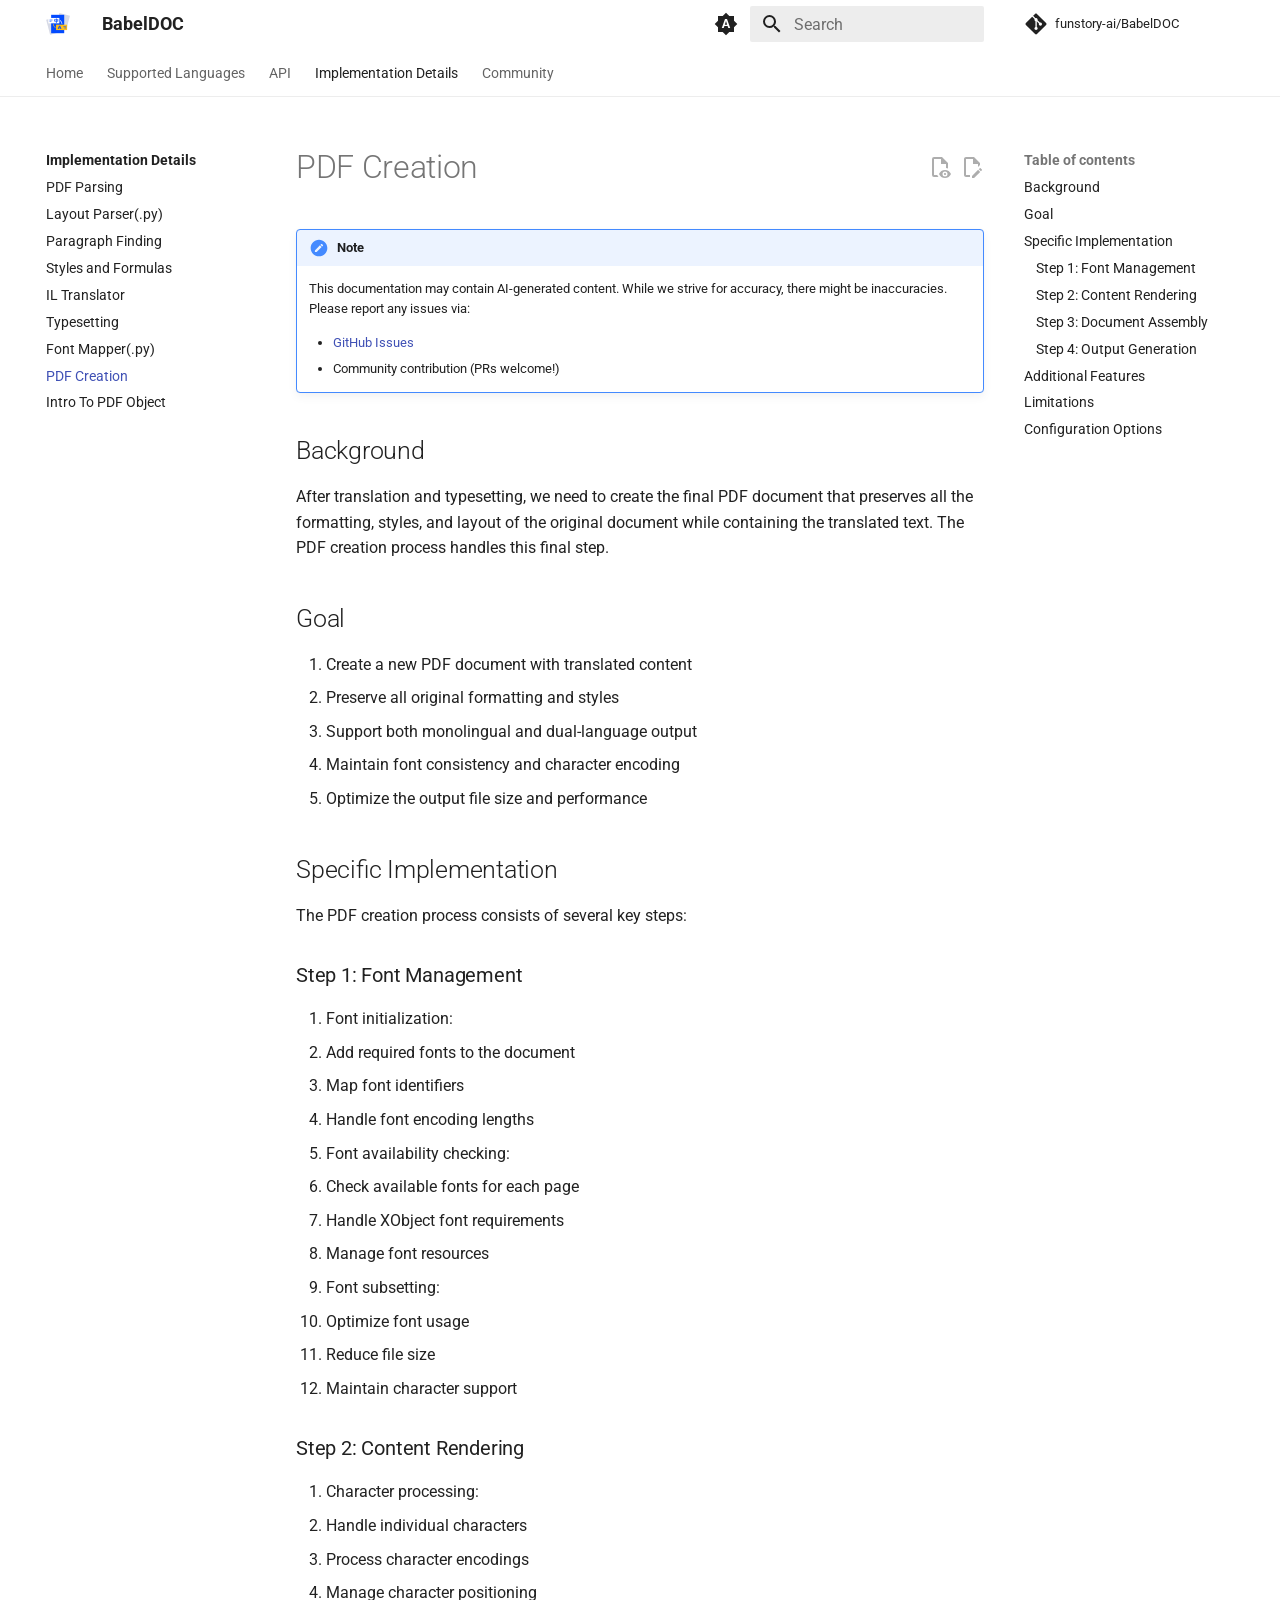
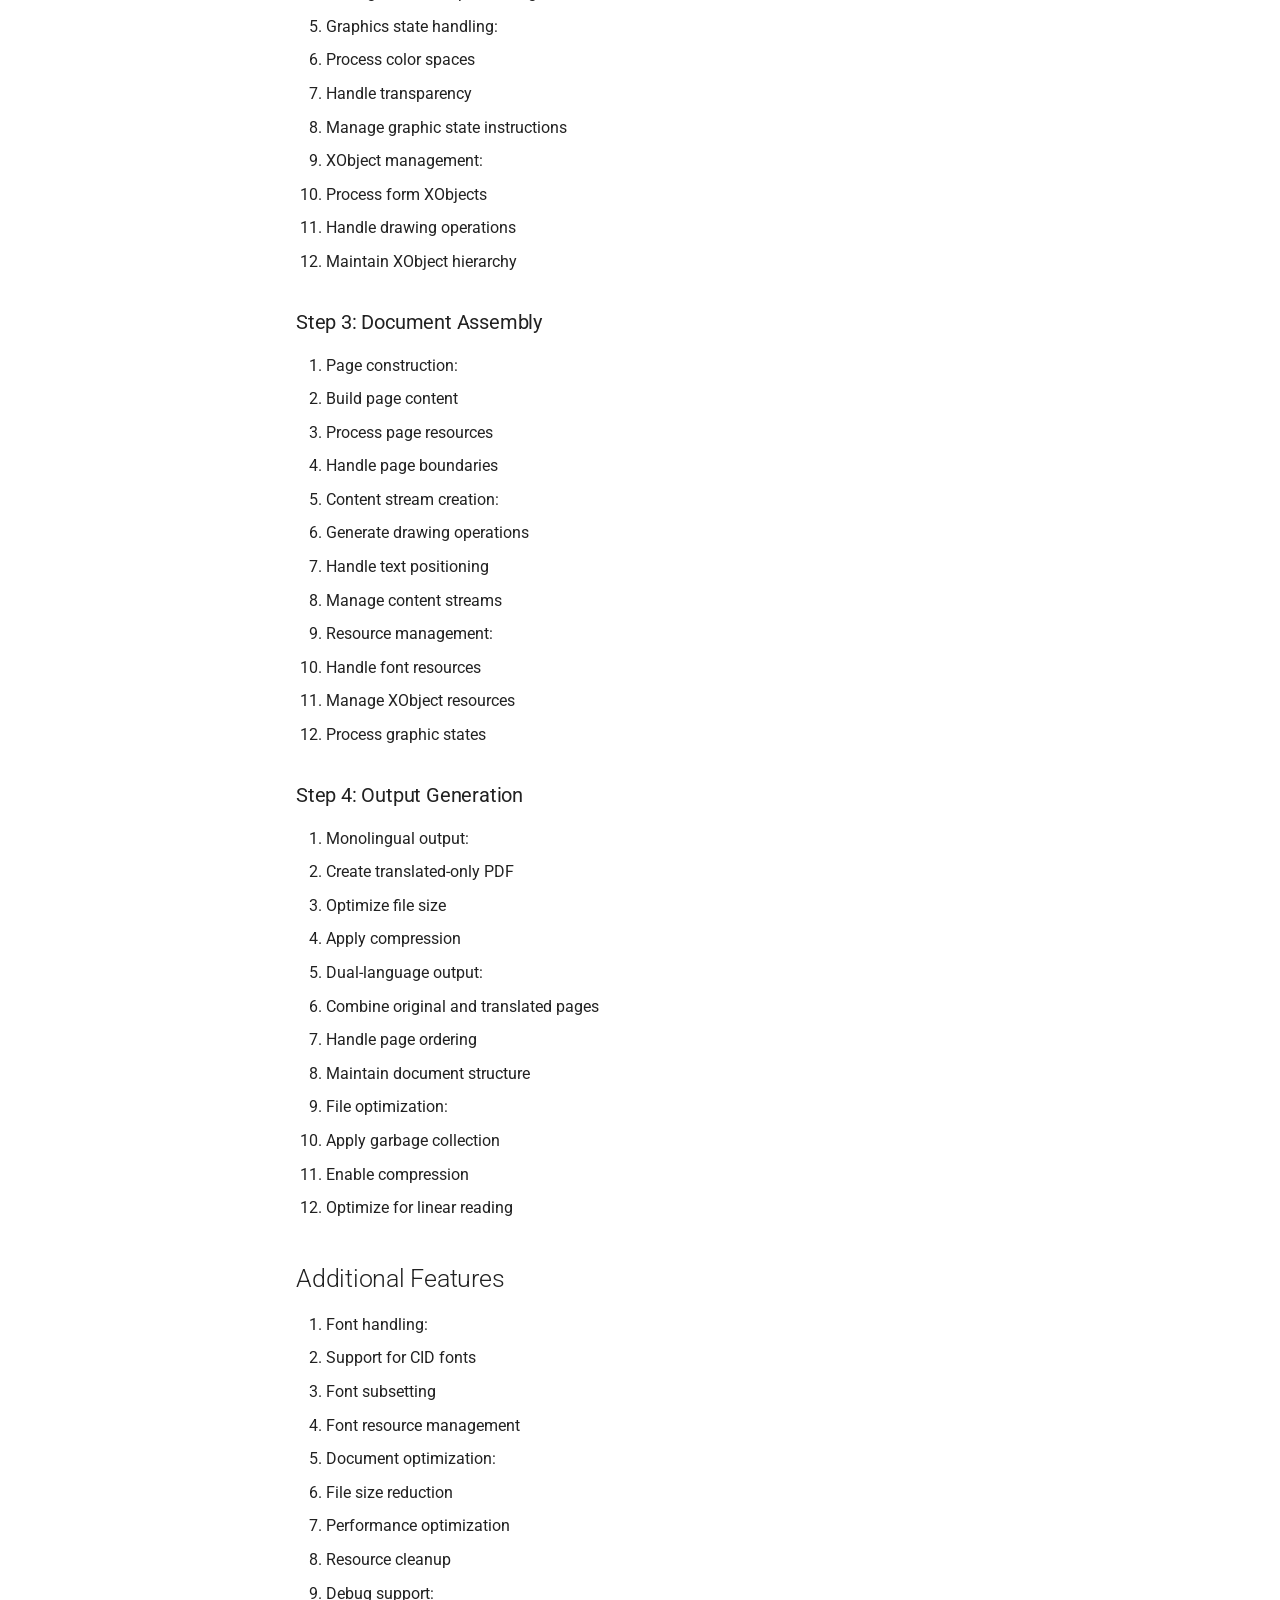
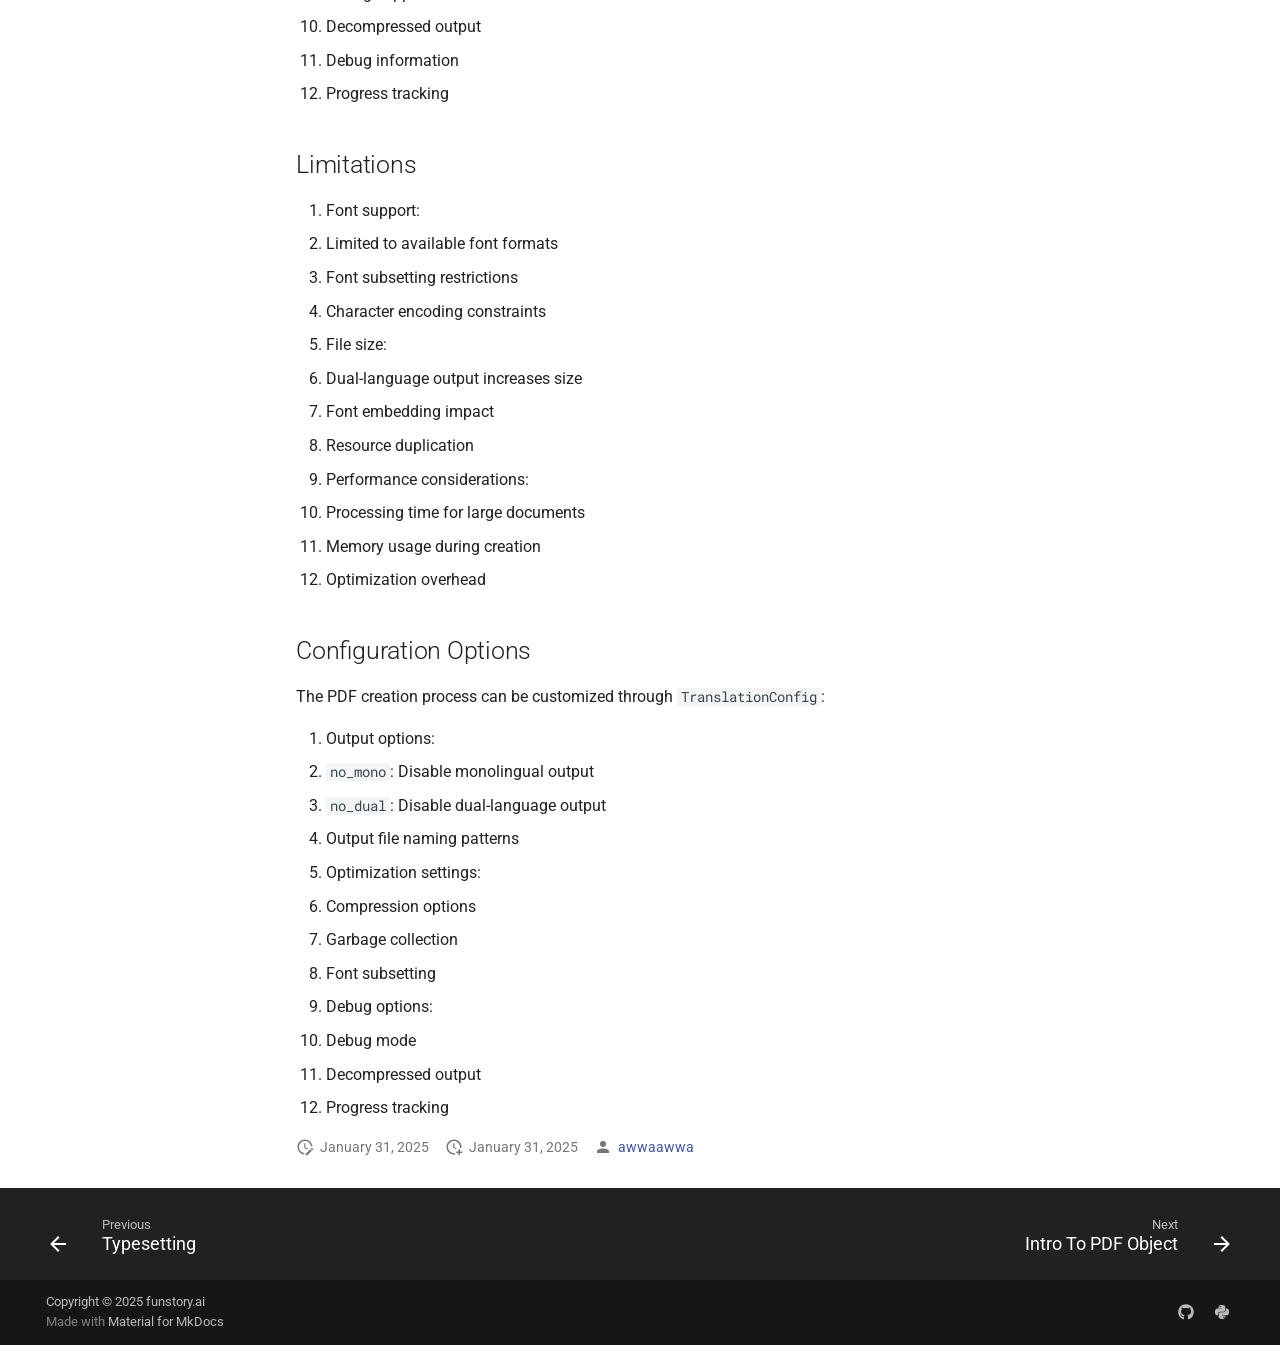
<file: ImplementationDetails/PDFCreation/PDFCreation/index.html>
<!doctype html><html lang=en class=no-js> <head><meta charset=utf-8><meta name=viewport content="width=device-width,initial-scale=1"><meta name=description content="Write your documentation in Markdown and create a professional static site in minutes – searchable, customizable, in 60+ languages, for all devices"><meta name=author content=funstory.ai><link href=https://squidfunk.github.io/mkdocs-material/ImplementationDetails/PDFCreation/PDFCreation/ rel=canonical><link href=../../Typesetting/Typesetting/ rel=prev><link href=../../../intro-to-pdf-object/ rel=next><link rel=icon href=../../../images/babeldoc-small-logo-with-transparent-background.svg><meta name=generator content="mkdocs-1.6.1, mkdocs-material-9.7.6"><title>PDF Creation - BabelDOC</title><link rel=stylesheet href=../../../assets/stylesheets/main.484c7ddc.min.css><link rel=stylesheet href=../../../assets/stylesheets/palette.ab4e12ef.min.css><link rel=preconnect href=https://fonts.gstatic.com crossorigin><link rel=stylesheet href="https://fonts.googleapis.com/css?family=Roboto:300,300i,400,400i,700,700i%7CRoboto+Mono:400,400i,700,700i&display=fallback"><style>:root{--md-text-font:"Roboto";--md-code-font:"Roboto Mono"}</style><script>__md_scope=new URL("../../..",location),__md_hash=e=>[...e].reduce(((e,_)=>(e<<5)-e+_.charCodeAt(0)),0),__md_get=(e,_=localStorage,t=__md_scope)=>JSON.parse(_.getItem(t.pathname+"."+e)),__md_set=(e,_,t=localStorage,a=__md_scope)=>{try{t.setItem(a.pathname+"."+e,JSON.stringify(_))}catch(e){}}</script></head> <body dir=ltr data-md-color-scheme=default data-md-color-primary=indigo data-md-color-accent=indigo> <input class=md-toggle data-md-toggle=drawer type=checkbox id=__drawer autocomplete=off> <input class=md-toggle data-md-toggle=search type=checkbox id=__search autocomplete=off> <label class=md-overlay for=__drawer></label> <div data-md-component=skip> <a href=#pdf-creation class=md-skip> Skip to content </a> </div> <div data-md-component=announce> </div> <header class=md-header data-md-component=header> <nav class="md-header__inner md-grid" aria-label=Header> <a href=../../.. title=BabelDOC class="md-header__button md-logo" aria-label=BabelDOC data-md-component=logo> <img src=../../../images/babeldoc-small-logo-with-transparent-background.svg alt=logo> </a> <label class="md-header__button md-icon" for=__drawer> <svg xmlns=http://www.w3.org/2000/svg viewbox="0 0 24 24"><path d="M3 6h18v2H3zm0 5h18v2H3zm0 5h18v2H3z"/></svg> </label> <div class=md-header__title data-md-component=header-title> <div class=md-header__ellipsis> <div class=md-header__topic> <span class=md-ellipsis> BabelDOC </span> </div> <div class=md-header__topic data-md-component=header-topic> <span class=md-ellipsis> PDF Creation </span> </div> </div> </div> <form class=md-header__option data-md-component=palette> <input class=md-option data-md-color-media=(prefers-color-scheme) data-md-color-scheme=default data-md-color-primary=indigo data-md-color-accent=indigo aria-label="Switch to light mode" type=radio name=__palette id=__palette_0> <label class="md-header__button md-icon" title="Switch to light mode" for=__palette_1 hidden> <svg xmlns=http://www.w3.org/2000/svg viewbox="0 0 24 24"><path d="m14.3 16-.7-2h-3.2l-.7 2H7.8L11 7h2l3.2 9zM20 8.69V4h-4.69L12 .69 8.69 4H4v4.69L.69 12 4 15.31V20h4.69L12 23.31 15.31 20H20v-4.69L23.31 12zm-9.15 3.96h2.3L12 9z"/></svg> </label> <input class=md-option data-md-color-media="(prefers-color-scheme: light)" data-md-color-scheme=default data-md-color-primary=white data-md-color-accent=indigo aria-label="Switch to dark mode" type=radio name=__palette id=__palette_1> <label class="md-header__button md-icon" title="Switch to dark mode" for=__palette_2 hidden> <svg xmlns=http://www.w3.org/2000/svg viewbox="0 0 24 24"><path d="M12 8a4 4 0 0 0-4 4 4 4 0 0 0 4 4 4 4 0 0 0 4-4 4 4 0 0 0-4-4m0 10a6 6 0 0 1-6-6 6 6 0 0 1 6-6 6 6 0 0 1 6 6 6 6 0 0 1-6 6m8-9.31V4h-4.69L12 .69 8.69 4H4v4.69L.69 12 4 15.31V20h4.69L12 23.31 15.31 20H20v-4.69L23.31 12z"/></svg> </label> <input class=md-option data-md-color-media="(prefers-color-scheme: dark)" data-md-color-scheme=slate data-md-color-primary=black data-md-color-accent=indigo aria-label="Switch to system preference" type=radio name=__palette id=__palette_2> <label class="md-header__button md-icon" title="Switch to system preference" for=__palette_0 hidden> <svg xmlns=http://www.w3.org/2000/svg viewbox="0 0 24 24"><path d="M12 18c-.89 0-1.74-.2-2.5-.55C11.56 16.5 13 14.42 13 12s-1.44-4.5-3.5-5.45C10.26 6.2 11.11 6 12 6a6 6 0 0 1 6 6 6 6 0 0 1-6 6m8-9.31V4h-4.69L12 .69 8.69 4H4v4.69L.69 12 4 15.31V20h4.69L12 23.31 15.31 20H20v-4.69L23.31 12z"/></svg> </label> </form> <script>var palette=__md_get("__palette");if(palette&&palette.color){if("(prefers-color-scheme)"===palette.color.media){var media=matchMedia("(prefers-color-scheme: light)"),input=document.querySelector(media.matches?"[data-md-color-media='(prefers-color-scheme: light)']":"[data-md-color-media='(prefers-color-scheme: dark)']");palette.color.media=input.getAttribute("data-md-color-media"),palette.color.scheme=input.getAttribute("data-md-color-scheme"),palette.color.primary=input.getAttribute("data-md-color-primary"),palette.color.accent=input.getAttribute("data-md-color-accent")}for(var[key,value]of Object.entries(palette.color))document.body.setAttribute("data-md-color-"+key,value)}</script> <label class="md-header__button md-icon" for=__search> <svg xmlns=http://www.w3.org/2000/svg viewbox="0 0 24 24"><path d="M9.5 3A6.5 6.5 0 0 1 16 9.5c0 1.61-.59 3.09-1.56 4.23l.27.27h.79l5 5-1.5 1.5-5-5v-.79l-.27-.27A6.52 6.52 0 0 1 9.5 16 6.5 6.5 0 0 1 3 9.5 6.5 6.5 0 0 1 9.5 3m0 2C7 5 5 7 5 9.5S7 14 9.5 14 14 12 14 9.5 12 5 9.5 5"/></svg> </label> <div class=md-search data-md-component=search role=dialog> <label class=md-search__overlay for=__search></label> <div class=md-search__inner role=search> <form class=md-search__form name=search> <input type=text class=md-search__input name=query aria-label=Search placeholder=Search autocapitalize=off autocorrect=off autocomplete=off spellcheck=false data-md-component=search-query required> <label class="md-search__icon md-icon" for=__search> <svg xmlns=http://www.w3.org/2000/svg viewbox="0 0 24 24"><path d="M9.5 3A6.5 6.5 0 0 1 16 9.5c0 1.61-.59 3.09-1.56 4.23l.27.27h.79l5 5-1.5 1.5-5-5v-.79l-.27-.27A6.52 6.52 0 0 1 9.5 16 6.5 6.5 0 0 1 3 9.5 6.5 6.5 0 0 1 9.5 3m0 2C7 5 5 7 5 9.5S7 14 9.5 14 14 12 14 9.5 12 5 9.5 5"/></svg> <svg xmlns=http://www.w3.org/2000/svg viewbox="0 0 24 24"><path d="M20 11v2H8l5.5 5.5-1.42 1.42L4.16 12l7.92-7.92L13.5 5.5 8 11z"/></svg> </label> <nav class=md-search__options aria-label=Search> <a href=javascript:void(0) class="md-search__icon md-icon" title=Share aria-label=Share data-clipboard data-clipboard-text data-md-component=search-share tabindex=-1> <svg xmlns=http://www.w3.org/2000/svg viewbox="0 0 24 24"><path d="M18 16.08c-.76 0-1.44.3-1.96.77L8.91 12.7c.05-.23.09-.46.09-.7s-.04-.47-.09-.7l7.05-4.11c.54.5 1.25.81 2.04.81a3 3 0 0 0 3-3 3 3 0 0 0-3-3 3 3 0 0 0-3 3c0 .24.04.47.09.7L8.04 9.81C7.5 9.31 6.79 9 6 9a3 3 0 0 0-3 3 3 3 0 0 0 3 3c.79 0 1.5-.31 2.04-.81l7.12 4.15c-.05.21-.08.43-.08.66 0 1.61 1.31 2.91 2.92 2.91s2.92-1.3 2.92-2.91A2.92 2.92 0 0 0 18 16.08"/></svg> </a> <button type=reset class="md-search__icon md-icon" title=Clear aria-label=Clear tabindex=-1> <svg xmlns=http://www.w3.org/2000/svg viewbox="0 0 24 24"><path d="M19 6.41 17.59 5 12 10.59 6.41 5 5 6.41 10.59 12 5 17.59 6.41 19 12 13.41 17.59 19 19 17.59 13.41 12z"/></svg> </button> </nav> <div class=md-search__suggest data-md-component=search-suggest></div> </form> <div class=md-search__output> <div class=md-search__scrollwrap tabindex=0 data-md-scrollfix> <div class=md-search-result data-md-component=search-result> <div class=md-search-result__meta> Initializing search </div> <ol class=md-search-result__list role=presentation></ol> </div> </div> </div> </div> </div> <div class=md-header__source> <a href=https://github.com/funstory-ai/BabelDOC title="Go to repository" class=md-source data-md-component=source> <div class="md-source__icon md-icon"> <svg xmlns=http://www.w3.org/2000/svg viewbox="0 0 448 512"><!-- Font Awesome Free 7.1.0 by @fontawesome - https://fontawesome.com License - https://fontawesome.com/license/free (Icons: CC BY 4.0, Fonts: SIL OFL 1.1, Code: MIT License) Copyright 2025 Fonticons, Inc.--><path d="M439.6 236.1 244 40.5c-5.4-5.5-12.8-8.5-20.4-8.5s-15 3-20.4 8.4L162.5 81l51.5 51.5c27.1-9.1 52.7 16.8 43.4 43.7l49.7 49.7c34.2-11.8 61.2 31 35.5 56.7-26.5 26.5-70.2-2.9-56-37.3L240.3 199v121.9c25.3 12.5 22.3 41.8 9.1 55-6.4 6.4-15.2 10.1-24.3 10.1s-17.8-3.6-24.3-10.1c-17.6-17.6-11.1-46.9 11.2-56v-123c-20.8-8.5-24.6-30.7-18.6-45L142.6 101 8.5 235.1C3 240.6 0 247.9 0 255.5s3 15 8.5 20.4l195.6 195.7c5.4 5.4 12.7 8.4 20.4 8.4s15-3 20.4-8.4l194.7-194.7c5.4-5.4 8.4-12.8 8.4-20.4s-3-15-8.4-20.4"/></svg> </div> <div class=md-source__repository> funstory-ai/BabelDOC </div> </a> </div> </nav> </header> <div class=md-container data-md-component=container> <nav class=md-tabs aria-label=Tabs data-md-component=tabs> <div class=md-grid> <ul class=md-tabs__list> <li class=md-tabs__item> <a href=../../.. class=md-tabs__link> Home </a> </li> <li class=md-tabs__item> <a href=../../../supported_languages/ class=md-tabs__link> Supported Languages </a> </li> <li class=md-tabs__item> <a href=../../AsyncTranslate/AsyncTranslate/ class=md-tabs__link> API </a> </li> <li class="md-tabs__item md-tabs__item--active"> <a href=../../ class=md-tabs__link> Implementation Details </a> </li> <li class=md-tabs__item> <a href=../../../CODE_OF_CONDUCT/ class=md-tabs__link> Community </a> </li> </ul> </div> </nav> <main class=md-main data-md-component=main> <div class="md-main__inner md-grid"> <div class="md-sidebar md-sidebar--primary" data-md-component=sidebar data-md-type=navigation> <div class=md-sidebar__scrollwrap> <div class=md-sidebar__inner> <nav class="md-nav md-nav--primary md-nav--lifted" aria-label=Navigation data-md-level=0> <label class=md-nav__title for=__drawer> <a href=../../.. title=BabelDOC class="md-nav__button md-logo" aria-label=BabelDOC data-md-component=logo> <img src=../../../images/babeldoc-small-logo-with-transparent-background.svg alt=logo> </a> BabelDOC </label> <div class=md-nav__source> <a href=https://github.com/funstory-ai/BabelDOC title="Go to repository" class=md-source data-md-component=source> <div class="md-source__icon md-icon"> <svg xmlns=http://www.w3.org/2000/svg viewbox="0 0 448 512"><!-- Font Awesome Free 7.1.0 by @fontawesome - https://fontawesome.com License - https://fontawesome.com/license/free (Icons: CC BY 4.0, Fonts: SIL OFL 1.1, Code: MIT License) Copyright 2025 Fonticons, Inc.--><path d="M439.6 236.1 244 40.5c-5.4-5.5-12.8-8.5-20.4-8.5s-15 3-20.4 8.4L162.5 81l51.5 51.5c27.1-9.1 52.7 16.8 43.4 43.7l49.7 49.7c34.2-11.8 61.2 31 35.5 56.7-26.5 26.5-70.2-2.9-56-37.3L240.3 199v121.9c25.3 12.5 22.3 41.8 9.1 55-6.4 6.4-15.2 10.1-24.3 10.1s-17.8-3.6-24.3-10.1c-17.6-17.6-11.1-46.9 11.2-56v-123c-20.8-8.5-24.6-30.7-18.6-45L142.6 101 8.5 235.1C3 240.6 0 247.9 0 255.5s3 15 8.5 20.4l195.6 195.7c5.4 5.4 12.7 8.4 20.4 8.4s15-3 20.4-8.4l194.7-194.7c5.4-5.4 8.4-12.8 8.4-20.4s-3-15-8.4-20.4"/></svg> </div> <div class=md-source__repository> funstory-ai/BabelDOC </div> </a> </div> <ul class=md-nav__list data-md-scrollfix> <li class=md-nav__item> <a href=../../.. class=md-nav__link> <span class=md-ellipsis> Home </span> </a> </li> <li class=md-nav__item> <a href=../../../supported_languages/ class=md-nav__link> <span class=md-ellipsis> Supported Languages </span> </a> </li> <li class="md-nav__item md-nav__item--nested"> <input class="md-nav__toggle md-toggle " type=checkbox id=__nav_3> <label class=md-nav__link for=__nav_3 id=__nav_3_label tabindex=0> <span class=md-ellipsis> API </span> <span class="md-nav__icon md-icon"></span> </label> <nav class=md-nav data-md-level=1 aria-labelledby=__nav_3_label aria-expanded=false> <label class=md-nav__title for=__nav_3> <span class="md-nav__icon md-icon"></span> API </label> <ul class=md-nav__list data-md-scrollfix> <li class=md-nav__item> <a href=../../AsyncTranslate/AsyncTranslate/ class=md-nav__link> <span class=md-ellipsis> Async Translation API </span> </a> </li> </ul> </nav> </li> <li class="md-nav__item md-nav__item--active md-nav__item--section md-nav__item--nested"> <input class="md-nav__toggle md-toggle " type=checkbox id=__nav_4 checked> <div class="md-nav__link md-nav__container"> <a href=../../ class="md-nav__link "> <span class=md-ellipsis> Implementation Details </span> </a> <label class="md-nav__link " for=__nav_4 id=__nav_4_label tabindex> <span class="md-nav__icon md-icon"></span> </label> </div> <nav class=md-nav data-md-level=1 aria-labelledby=__nav_4_label aria-expanded=true> <label class=md-nav__title for=__nav_4> <span class="md-nav__icon md-icon"></span> Implementation Details </label> <ul class=md-nav__list data-md-scrollfix> <li class=md-nav__item> <a href=../../PDFParsing/PDFParsing/ class=md-nav__link> <span class=md-ellipsis> PDF Parsing </span> </a> </li> <li class=md-nav__item> <a href=https://github.com/funstory-ai/BabelDOC/blob/main/babeldoc/format/pdf/document_il/midend/layout_parser.py class=md-nav__link> <span class=md-ellipsis> Layout Parser(.py) </span> </a> </li> <li class=md-nav__item> <a href=../../ParagraphFinding/ParagraphFinding/ class=md-nav__link> <span class=md-ellipsis> Paragraph Finding </span> </a> </li> <li class=md-nav__item> <a href=../../StylesAndFormulas/StylesAndFormulas/ class=md-nav__link> <span class=md-ellipsis> Styles and Formulas </span> </a> </li> <li class=md-nav__item> <a href=../../ILTranslator/ILTranslator/ class=md-nav__link> <span class=md-ellipsis> IL Translator </span> </a> </li> <li class=md-nav__item> <a href=../../Typesetting/Typesetting/ class=md-nav__link> <span class=md-ellipsis> Typesetting </span> </a> </li> <li class=md-nav__item> <a href=https://github.com/funstory-ai/BabelDOC/blob/main/babeldoc/format/pdf/document_il/utils/fontmap.py class=md-nav__link> <span class=md-ellipsis> Font Mapper(.py) </span> </a> </li> <li class="md-nav__item md-nav__item--active"> <input class="md-nav__toggle md-toggle" type=checkbox id=__toc> <label class="md-nav__link md-nav__link--active" for=__toc> <span class=md-ellipsis> PDF Creation </span> <span class="md-nav__icon md-icon"></span> </label> <a href=./ class="md-nav__link md-nav__link--active"> <span class=md-ellipsis> PDF Creation </span> </a> <nav class="md-nav md-nav--secondary" aria-label="Table of contents"> <label class=md-nav__title for=__toc> <span class="md-nav__icon md-icon"></span> Table of contents </label> <ul class=md-nav__list data-md-component=toc data-md-scrollfix> <li class=md-nav__item> <a href=#background class=md-nav__link> <span class=md-ellipsis> Background </span> </a> </li> <li class=md-nav__item> <a href=#goal class=md-nav__link> <span class=md-ellipsis> Goal </span> </a> </li> <li class=md-nav__item> <a href=#specific-implementation class=md-nav__link> <span class=md-ellipsis> Specific Implementation </span> </a> <nav class=md-nav aria-label="Specific Implementation"> <ul class=md-nav__list> <li class=md-nav__item> <a href=#step-1-font-management class=md-nav__link> <span class=md-ellipsis> Step 1: Font Management </span> </a> </li> <li class=md-nav__item> <a href=#step-2-content-rendering class=md-nav__link> <span class=md-ellipsis> Step 2: Content Rendering </span> </a> </li> <li class=md-nav__item> <a href=#step-3-document-assembly class=md-nav__link> <span class=md-ellipsis> Step 3: Document Assembly </span> </a> </li> <li class=md-nav__item> <a href=#step-4-output-generation class=md-nav__link> <span class=md-ellipsis> Step 4: Output Generation </span> </a> </li> </ul> </nav> </li> <li class=md-nav__item> <a href=#additional-features class=md-nav__link> <span class=md-ellipsis> Additional Features </span> </a> </li> <li class=md-nav__item> <a href=#limitations class=md-nav__link> <span class=md-ellipsis> Limitations </span> </a> </li> <li class=md-nav__item> <a href=#configuration-options class=md-nav__link> <span class=md-ellipsis> Configuration Options </span> </a> </li> </ul> </nav> </li> <li class=md-nav__item> <a href=../../../intro-to-pdf-object/ class=md-nav__link> <span class=md-ellipsis> Intro To PDF Object </span> </a> </li> </ul> </nav> </li> <li class="md-nav__item md-nav__item--nested"> <input class="md-nav__toggle md-toggle " type=checkbox id=__nav_5> <label class=md-nav__link for=__nav_5 id=__nav_5_label tabindex=0> <span class=md-ellipsis> Community </span> <span class="md-nav__icon md-icon"></span> </label> <nav class=md-nav data-md-level=1 aria-labelledby=__nav_5_label aria-expanded=false> <label class=md-nav__title for=__nav_5> <span class="md-nav__icon md-icon"></span> Community </label> <ul class=md-nav__list data-md-scrollfix> <li class=md-nav__item> <a href=../../../CODE_OF_CONDUCT/ class=md-nav__link> <span class=md-ellipsis> Code of Conduct </span> </a> </li> <li class="md-nav__item md-nav__item--nested"> <input class="md-nav__toggle md-toggle " type=checkbox id=__nav_5_2> <label class=md-nav__link for=__nav_5_2 id=__nav_5_2_label tabindex=0> <span class=md-ellipsis> Contributing </span> <span class="md-nav__icon md-icon"></span> </label> <nav class=md-nav data-md-level=2 aria-labelledby=__nav_5_2_label aria-expanded=false> <label class=md-nav__title for=__nav_5_2> <span class="md-nav__icon md-icon"></span> Contributing </label> <ul class=md-nav__list data-md-scrollfix> <li class=md-nav__item> <a href=../../../CONTRIBUTING/ class=md-nav__link> <span class=md-ellipsis> Contributing </span> </a> </li> <li class=md-nav__item> <a href=../../../CONTRIBUTOR_REWARD/ class=md-nav__link> <span class=md-ellipsis> Contributor Reward </span> </a> </li> </ul> </nav> </li> </ul> </nav> </li> </ul> </nav> </div> </div> </div> <div class="md-sidebar md-sidebar--secondary" data-md-component=sidebar data-md-type=toc> <div class=md-sidebar__scrollwrap> <div class=md-sidebar__inner> <nav class="md-nav md-nav--secondary" aria-label="Table of contents"> <label class=md-nav__title for=__toc> <span class="md-nav__icon md-icon"></span> Table of contents </label> <ul class=md-nav__list data-md-component=toc data-md-scrollfix> <li class=md-nav__item> <a href=#background class=md-nav__link> <span class=md-ellipsis> Background </span> </a> </li> <li class=md-nav__item> <a href=#goal class=md-nav__link> <span class=md-ellipsis> Goal </span> </a> </li> <li class=md-nav__item> <a href=#specific-implementation class=md-nav__link> <span class=md-ellipsis> Specific Implementation </span> </a> <nav class=md-nav aria-label="Specific Implementation"> <ul class=md-nav__list> <li class=md-nav__item> <a href=#step-1-font-management class=md-nav__link> <span class=md-ellipsis> Step 1: Font Management </span> </a> </li> <li class=md-nav__item> <a href=#step-2-content-rendering class=md-nav__link> <span class=md-ellipsis> Step 2: Content Rendering </span> </a> </li> <li class=md-nav__item> <a href=#step-3-document-assembly class=md-nav__link> <span class=md-ellipsis> Step 3: Document Assembly </span> </a> </li> <li class=md-nav__item> <a href=#step-4-output-generation class=md-nav__link> <span class=md-ellipsis> Step 4: Output Generation </span> </a> </li> </ul> </nav> </li> <li class=md-nav__item> <a href=#additional-features class=md-nav__link> <span class=md-ellipsis> Additional Features </span> </a> </li> <li class=md-nav__item> <a href=#limitations class=md-nav__link> <span class=md-ellipsis> Limitations </span> </a> </li> <li class=md-nav__item> <a href=#configuration-options class=md-nav__link> <span class=md-ellipsis> Configuration Options </span> </a> </li> </ul> </nav> </div> </div> </div> <div class=md-content data-md-component=content> <article class="md-content__inner md-typeset"> <a href=https://github.com/funstory-ai/BabelDOC/edit/main/docs/ImplementationDetails/PDFCreation/PDFCreation.md title="Edit this page" class="md-content__button md-icon" rel=edit> <svg xmlns=http://www.w3.org/2000/svg viewbox="0 0 24 24"><path d="M10 20H6V4h7v5h5v3.1l2-2V8l-6-6H6c-1.1 0-2 .9-2 2v16c0 1.1.9 2 2 2h4zm10.2-7c.1 0 .3.1.4.2l1.3 1.3c.2.2.2.6 0 .8l-1 1-2.1-2.1 1-1c.1-.1.2-.2.4-.2m0 3.9L14.1 23H12v-2.1l6.1-6.1z"/></svg> </a> <a href=https://github.com/funstory-ai/BabelDOC/raw/main/docs/ImplementationDetails/PDFCreation/PDFCreation.md title="View source of this page" class="md-content__button md-icon"> <svg xmlns=http://www.w3.org/2000/svg viewbox="0 0 24 24"><path d="M17 18c.56 0 1 .44 1 1s-.44 1-1 1-1-.44-1-1 .44-1 1-1m0-3c-2.73 0-5.06 1.66-6 4 .94 2.34 3.27 4 6 4s5.06-1.66 6-4c-.94-2.34-3.27-4-6-4m0 6.5a2.5 2.5 0 0 1-2.5-2.5 2.5 2.5 0 0 1 2.5-2.5 2.5 2.5 0 0 1 2.5 2.5 2.5 2.5 0 0 1-2.5 2.5M9.27 20H6V4h7v5h5v4.07c.7.08 1.36.25 2 .49V8l-6-6H6a2 2 0 0 0-2 2v16a2 2 0 0 0 2 2h4.5a8.2 8.2 0 0 1-1.23-2"/></svg> </a> <h1 id=pdf-creation>PDF Creation</h1> <div class="admonition note"> <p class=admonition-title>Note</p> <p>This documentation may contain AI-generated content. While we strive for accuracy, there might be inaccuracies. Please report any issues via:</p> <ul> <li><a href=https://github.com/funstory-ai/yadt/issues>GitHub Issues</a></li> <li>Community contribution (PRs welcome!)</li> </ul> </div> <h2 id=background>Background</h2> <p>After translation and typesetting, we need to create the final PDF document that preserves all the formatting, styles, and layout of the original document while containing the translated text. The PDF creation process handles this final step.</p> <h2 id=goal>Goal</h2> <ol> <li>Create a new PDF document with translated content</li> <li>Preserve all original formatting and styles</li> <li>Support both monolingual and dual-language output</li> <li>Maintain font consistency and character encoding</li> <li>Optimize the output file size and performance</li> </ol> <h2 id=specific-implementation>Specific Implementation</h2> <p>The PDF creation process consists of several key steps:</p> <h3 id=step-1-font-management>Step 1: Font Management</h3> <ol> <li>Font initialization:</li> <li>Add required fonts to the document</li> <li>Map font identifiers</li> <li> <p>Handle font encoding lengths</p> </li> <li> <p>Font availability checking:</p> </li> <li>Check available fonts for each page</li> <li>Handle XObject font requirements</li> <li> <p>Manage font resources</p> </li> <li> <p>Font subsetting:</p> </li> <li>Optimize font usage</li> <li>Reduce file size</li> <li>Maintain character support</li> </ol> <h3 id=step-2-content-rendering>Step 2: Content Rendering</h3> <ol> <li>Character processing:</li> <li>Handle individual characters</li> <li>Process character encodings</li> <li> <p>Manage character positioning</p> </li> <li> <p>Graphics state handling:</p> </li> <li>Process color spaces</li> <li>Handle transparency</li> <li> <p>Manage graphic state instructions</p> </li> <li> <p>XObject management:</p> </li> <li>Process form XObjects</li> <li>Handle drawing operations</li> <li>Maintain XObject hierarchy</li> </ol> <h3 id=step-3-document-assembly>Step 3: Document Assembly</h3> <ol> <li>Page construction:</li> <li>Build page content</li> <li>Process page resources</li> <li> <p>Handle page boundaries</p> </li> <li> <p>Content stream creation:</p> </li> <li>Generate drawing operations</li> <li>Handle text positioning</li> <li> <p>Manage content streams</p> </li> <li> <p>Resource management:</p> </li> <li>Handle font resources</li> <li>Manage XObject resources</li> <li>Process graphic states</li> </ol> <h3 id=step-4-output-generation>Step 4: Output Generation</h3> <ol> <li>Monolingual output:</li> <li>Create translated-only PDF</li> <li>Optimize file size</li> <li> <p>Apply compression</p> </li> <li> <p>Dual-language output:</p> </li> <li>Combine original and translated pages</li> <li>Handle page ordering</li> <li> <p>Maintain document structure</p> </li> <li> <p>File optimization:</p> </li> <li>Apply garbage collection</li> <li>Enable compression</li> <li>Optimize for linear reading</li> </ol> <h2 id=additional-features>Additional Features</h2> <ol> <li>Font handling:</li> <li>Support for CID fonts</li> <li>Font subsetting</li> <li> <p>Font resource management</p> </li> <li> <p>Document optimization:</p> </li> <li>File size reduction</li> <li>Performance optimization</li> <li> <p>Resource cleanup</p> </li> <li> <p>Debug support:</p> </li> <li>Decompressed output</li> <li>Debug information</li> <li>Progress tracking</li> </ol> <h2 id=limitations>Limitations</h2> <ol> <li>Font support:</li> <li>Limited to available font formats</li> <li>Font subsetting restrictions</li> <li> <p>Character encoding constraints</p> </li> <li> <p>File size:</p> </li> <li>Dual-language output increases size</li> <li>Font embedding impact</li> <li> <p>Resource duplication</p> </li> <li> <p>Performance considerations:</p> </li> <li>Processing time for large documents</li> <li>Memory usage during creation</li> <li>Optimization overhead</li> </ol> <h2 id=configuration-options>Configuration Options</h2> <p>The PDF creation process can be customized through <code>TranslationConfig</code>:</p> <ol> <li>Output options:</li> <li><code>no_mono</code>: Disable monolingual output</li> <li><code>no_dual</code>: Disable dual-language output</li> <li> <p>Output file naming patterns</p> </li> <li> <p>Optimization settings:</p> </li> <li>Compression options</li> <li>Garbage collection</li> <li> <p>Font subsetting</p> </li> <li> <p>Debug options:</p> </li> <li>Debug mode</li> <li>Decompressed output</li> <li>Progress tracking </li> </ol> <aside class=md-source-file> <span class=md-source-file__fact> <span class=md-icon title="Last update"> <svg xmlns=http://www.w3.org/2000/svg viewbox="0 0 24 24"><path d="M21 13.1c-.1 0-.3.1-.4.2l-1 1 2.1 2.1 1-1c.2-.2.2-.6 0-.8l-1.3-1.3c-.1-.1-.2-.2-.4-.2m-1.9 1.8-6.1 6V23h2.1l6.1-6.1zM12.5 7v5.2l4 2.4-1 1L11 13V7zM11 21.9c-5.1-.5-9-4.8-9-9.9C2 6.5 6.5 2 12 2c5.3 0 9.6 4.1 10 9.3-.3-.1-.6-.2-1-.2s-.7.1-1 .2C19.6 7.2 16.2 4 12 4c-4.4 0-8 3.6-8 8 0 4.1 3.1 7.5 7.1 7.9l-.1.2z"/></svg> </span> <span class="git-revision-date-localized-plugin git-revision-date-localized-plugin-date" title="January 31, 2025 15:23:55 UTC">January 31, 2025</span> </span> <span class=md-source-file__fact> <span class=md-icon title=Created> <svg xmlns=http://www.w3.org/2000/svg viewbox="0 0 24 24"><path d="M14.47 15.08 11 13V7h1.5v5.25l3.08 1.83c-.41.28-.79.62-1.11 1m-1.39 4.84c-.36.05-.71.08-1.08.08-4.42 0-8-3.58-8-8s3.58-8 8-8 8 3.58 8 8c0 .37-.03.72-.08 1.08.69.1 1.33.32 1.92.64.1-.56.16-1.13.16-1.72 0-5.5-4.5-10-10-10S2 6.5 2 12s4.47 10 10 10c.59 0 1.16-.06 1.72-.16-.32-.59-.54-1.23-.64-1.92M18 15v3h-3v2h3v3h2v-3h3v-2h-3v-3z"/></svg> </span> <span class="git-revision-date-localized-plugin git-revision-date-localized-plugin-date" title="January 31, 2025 15:23:55 UTC">January 31, 2025</span> </span> <span class=md-source-file__fact> <span class=md-icon title=Contributors> <svg xmlns=http://www.w3.org/2000/svg viewbox="0 0 24 24"><path d="M12 4a4 4 0 0 1 4 4 4 4 0 0 1-4 4 4 4 0 0 1-4-4 4 4 0 0 1 4-4m0 10c4.42 0 8 1.79 8 4v2H4v-2c0-2.21 3.58-4 8-4"/></svg> </span> <nav> <a href=mailto:8493196+awwaawwa@users.noreply.github.com>awwaawwa</a> </nav> </span> </aside> </article> </div> <script>var target=document.getElementById(location.hash.slice(1));target&&target.name&&(target.checked=target.name.startsWith("__tabbed_"))</script> </div> <button type=button class="md-top md-icon" data-md-component=top hidden> <svg xmlns=http://www.w3.org/2000/svg viewbox="0 0 24 24"><path d="M13 20h-2V8l-5.5 5.5-1.42-1.42L12 4.16l7.92 7.92-1.42 1.42L13 8z"/></svg> Back to top </button> </main> <footer class=md-footer> <nav class="md-footer__inner md-grid" aria-label=Footer> <a href=../../Typesetting/Typesetting/ class="md-footer__link md-footer__link--prev" aria-label="Previous: Typesetting"> <div class="md-footer__button md-icon"> <svg xmlns=http://www.w3.org/2000/svg viewbox="0 0 24 24"><path d="M20 11v2H8l5.5 5.5-1.42 1.42L4.16 12l7.92-7.92L13.5 5.5 8 11z"/></svg> </div> <div class=md-footer__title> <span class=md-footer__direction> Previous </span> <div class=md-ellipsis> Typesetting </div> </div> </a> <a href=../../../intro-to-pdf-object/ class="md-footer__link md-footer__link--next" aria-label="Next: Intro To PDF Object"> <div class=md-footer__title> <span class=md-footer__direction> Next </span> <div class=md-ellipsis> Intro To PDF Object </div> </div> <div class="md-footer__button md-icon"> <svg xmlns=http://www.w3.org/2000/svg viewbox="0 0 24 24"><path d="M4 11v2h12l-5.5 5.5 1.42 1.42L19.84 12l-7.92-7.92L10.5 5.5 16 11z"/></svg> </div> </a> </nav> <div class="md-footer-meta md-typeset"> <div class="md-footer-meta__inner md-grid"> <div class=md-copyright> <div class=md-copyright__highlight> Copyright &copy; 2025 funstory.ai </div> Made with <a href=https://squidfunk.github.io/mkdocs-material/ target=_blank rel=noopener> Material for MkDocs </a> </div> <div class=md-social> <a href=https://github.com/funstory-ai/BabelDOC target=_blank rel=noopener title=github.com class=md-social__link> <svg xmlns=http://www.w3.org/2000/svg viewbox="0 0 512 512"><!-- Font Awesome Free 7.1.0 by @fontawesome - https://fontawesome.com License - https://fontawesome.com/license/free (Icons: CC BY 4.0, Fonts: SIL OFL 1.1, Code: MIT License) Copyright 2025 Fonticons, Inc.--><path d="M173.9 397.4c0 2-2.3 3.6-5.2 3.6-3.3.3-5.6-1.3-5.6-3.6 0-2 2.3-3.6 5.2-3.6 3-.3 5.6 1.3 5.6 3.6m-31.1-4.5c-.7 2 1.3 4.3 4.3 4.9 2.6 1 5.6 0 6.2-2s-1.3-4.3-4.3-5.2c-2.6-.7-5.5.3-6.2 2.3m44.2-1.7c-2.9.7-4.9 2.6-4.6 4.9.3 2 2.9 3.3 5.9 2.6 2.9-.7 4.9-2.6 4.6-4.6-.3-1.9-3-3.2-5.9-2.9M252.8 8C114.1 8 8 113.3 8 252c0 110.9 69.8 205.8 169.5 239.2 12.8 2.3 17.3-5.6 17.3-12.1 0-6.2-.3-40.4-.3-61.4 0 0-70 15-84.7-29.8 0 0-11.4-29.1-27.8-36.6 0 0-22.9-15.7 1.6-15.4 0 0 24.9 2 38.6 25.8 21.9 38.6 58.6 27.5 72.9 20.9 2.3-16 8.8-27.1 16-33.7-55.9-6.2-112.3-14.3-112.3-110.5 0-27.5 7.6-41.3 23.6-58.9-2.6-6.5-11.1-33.3 2.6-67.9 20.9-6.5 69 27 69 27 20-5.6 41.5-8.5 62.8-8.5s42.8 2.9 62.8 8.5c0 0 48.1-33.6 69-27 13.7 34.7 5.2 61.4 2.6 67.9 16 17.7 25.8 31.5 25.8 58.9 0 96.5-58.9 104.2-114.8 110.5 9.2 7.9 17 22.9 17 46.4 0 33.7-.3 75.4-.3 83.6 0 6.5 4.6 14.4 17.3 12.1C436.2 457.8 504 362.9 504 252 504 113.3 391.5 8 252.8 8M105.2 352.9c-1.3 1-1 3.3.7 5.2 1.6 1.6 3.9 2.3 5.2 1 1.3-1 1-3.3-.7-5.2-1.6-1.6-3.9-2.3-5.2-1m-10.8-8.1c-.7 1.3.3 2.9 2.3 3.9 1.6 1 3.6.7 4.3-.7.7-1.3-.3-2.9-2.3-3.9-2-.6-3.6-.3-4.3.7m32.4 35.6c-1.6 1.3-1 4.3 1.3 6.2 2.3 2.3 5.2 2.6 6.5 1 1.3-1.3.7-4.3-1.3-6.2-2.2-2.3-5.2-2.6-6.5-1m-11.4-14.7c-1.6 1-1.6 3.6 0 5.9s4.3 3.3 5.6 2.3c1.6-1.3 1.6-3.9 0-6.2-1.4-2.3-4-3.3-5.6-2"/></svg> </a> <a href=https://pypi.org/project/BabelDOC/ target=_blank rel=noopener title=pypi.org class=md-social__link> <svg xmlns=http://www.w3.org/2000/svg viewbox="0 0 448 512"><!-- Font Awesome Free 7.1.0 by @fontawesome - https://fontawesome.com License - https://fontawesome.com/license/free (Icons: CC BY 4.0, Fonts: SIL OFL 1.1, Code: MIT License) Copyright 2025 Fonticons, Inc.--><path d="M439.8 200.5c-7.7-30.9-22.3-54.2-53.4-54.2h-40.1v47.4c0 36.8-31.2 67.8-66.8 67.8H172.7c-29.2 0-53.4 25-53.4 54.3v101.8c0 29 25.2 46 53.4 54.3 33.8 9.9 66.3 11.7 106.8 0 26.9-7.8 53.4-23.5 53.4-54.3v-40.7H226.2v-13.6h160.2c31.1 0 42.6-21.7 53.4-54.2 11.2-33.5 10.7-65.7 0-108.6M286.2 444.7a20.4 20.4 0 1 1 0-40.7 20.4 20.4 0 1 1 0 40.7M167.8 248.1h106.8c29.7 0 53.4-24.5 53.4-54.3V91.9c0-29-24.4-50.7-53.4-55.6-35.8-5.9-74.7-5.6-106.8.1-45.2 8-53.4 24.7-53.4 55.6v40.7h106.9v13.6h-147c-31.1 0-58.3 18.7-66.8 54.2-9.8 40.7-10.2 66.1 0 108.6 7.6 31.6 25.7 54.2 56.8 54.2H101v-48.8c0-35.3 30.5-66.4 66.8-66.4m-6.6-183.4a20.4 20.4 0 1 1 0 40.8 20.4 20.4 0 1 1 0-40.8"/></svg> </a> </div> </div> </div> </footer> </div> <div class=md-dialog data-md-component=dialog> <div class="md-dialog__inner md-typeset"></div> </div> <script id=__config type=application/json>{"annotate": null, "base": "../../..", "features": ["announce.dismiss", "content.action.edit", "content.action.view", "content.code.annotate", "content.code.copy", "content.code.select", "content.tooltips", "navigation.footer", "navigation.indexes", "navigation.sections", "navigation.tabs", "navigation.top", "navigation.tracking", "search.highlight", "search.share", "search.suggest", "toc.follow"], "search": "../../../assets/javascripts/workers/search.2c215733.min.js", "tags": null, "translations": {"clipboard.copied": "Copied to clipboard", "clipboard.copy": "Copy to clipboard", "search.result.more.one": "1 more on this page", "search.result.more.other": "# more on this page", "search.result.none": "No matching documents", "search.result.one": "1 matching document", "search.result.other": "# matching documents", "search.result.placeholder": "Type to start searching", "search.result.term.missing": "Missing", "select.version": "Select version"}, "version": null}</script> <script src=../../../assets/javascripts/bundle.79ae519e.min.js></script> </body> </html>
</file>
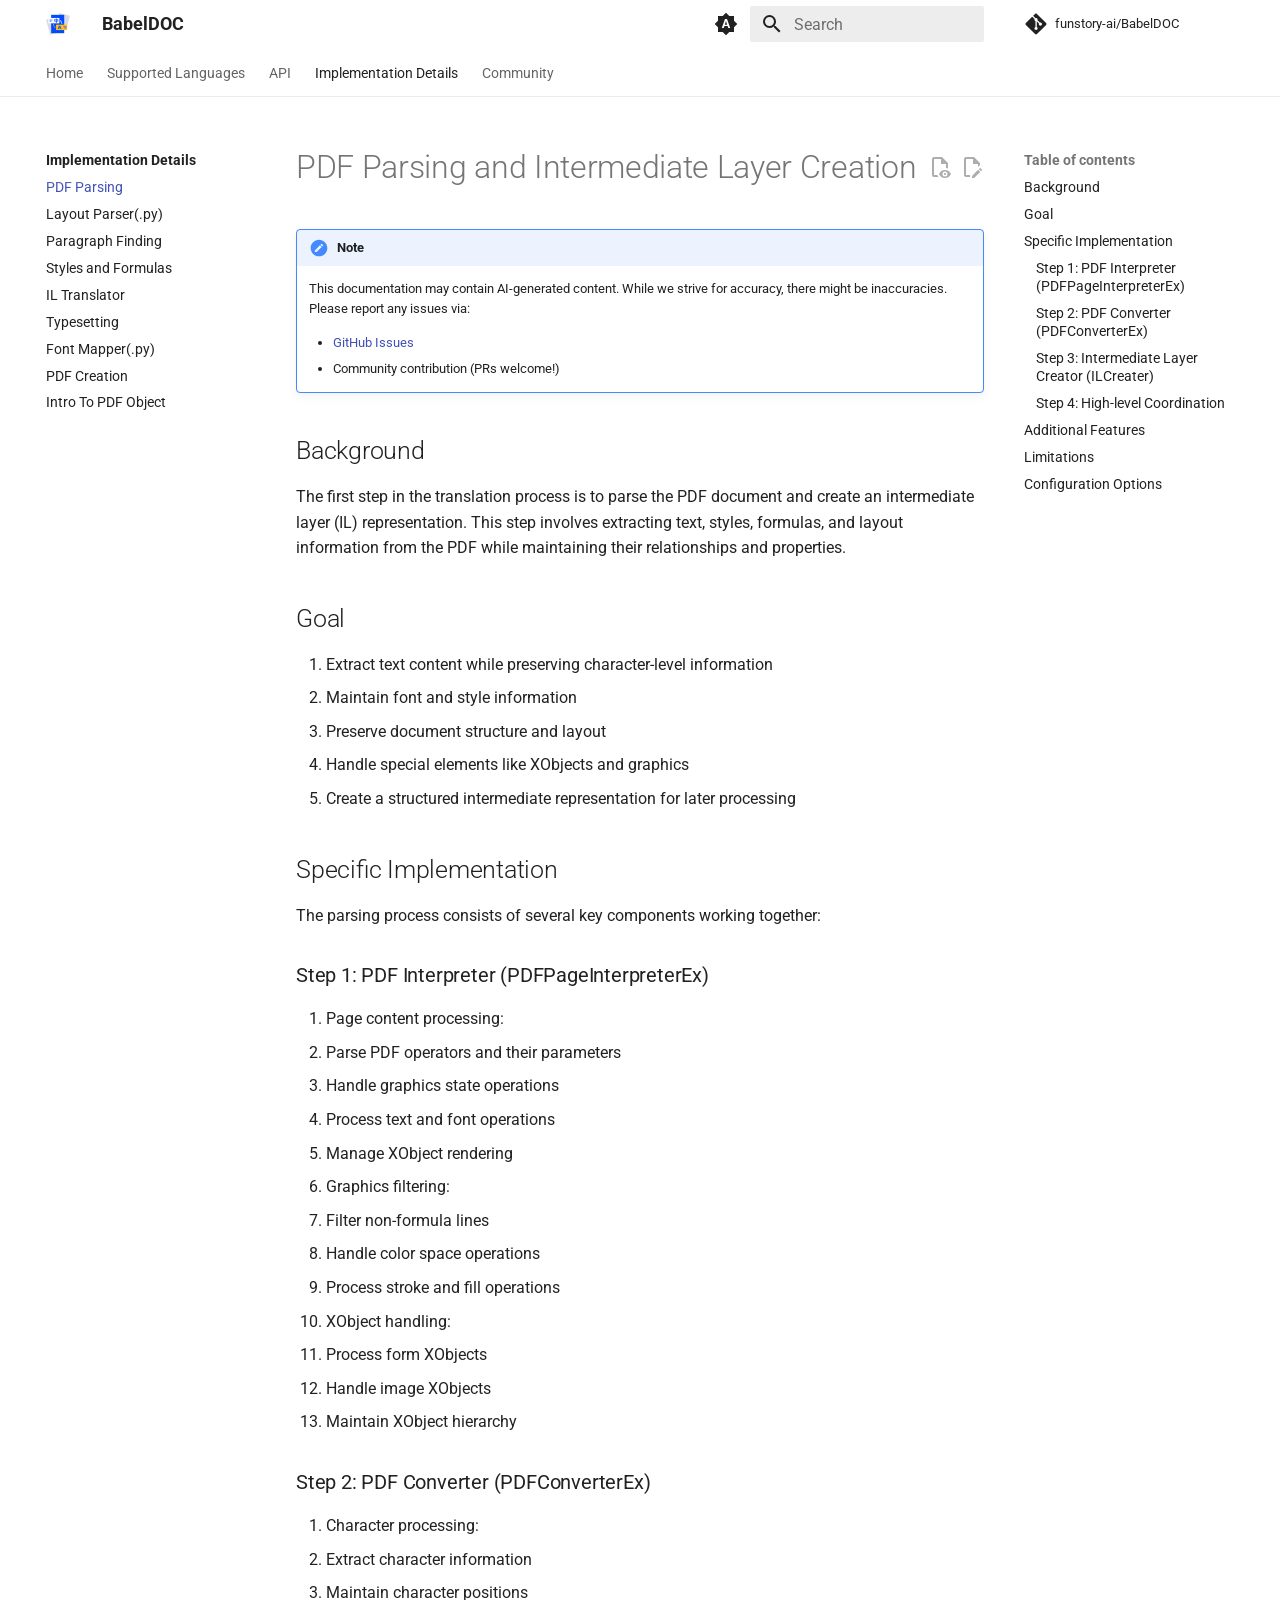
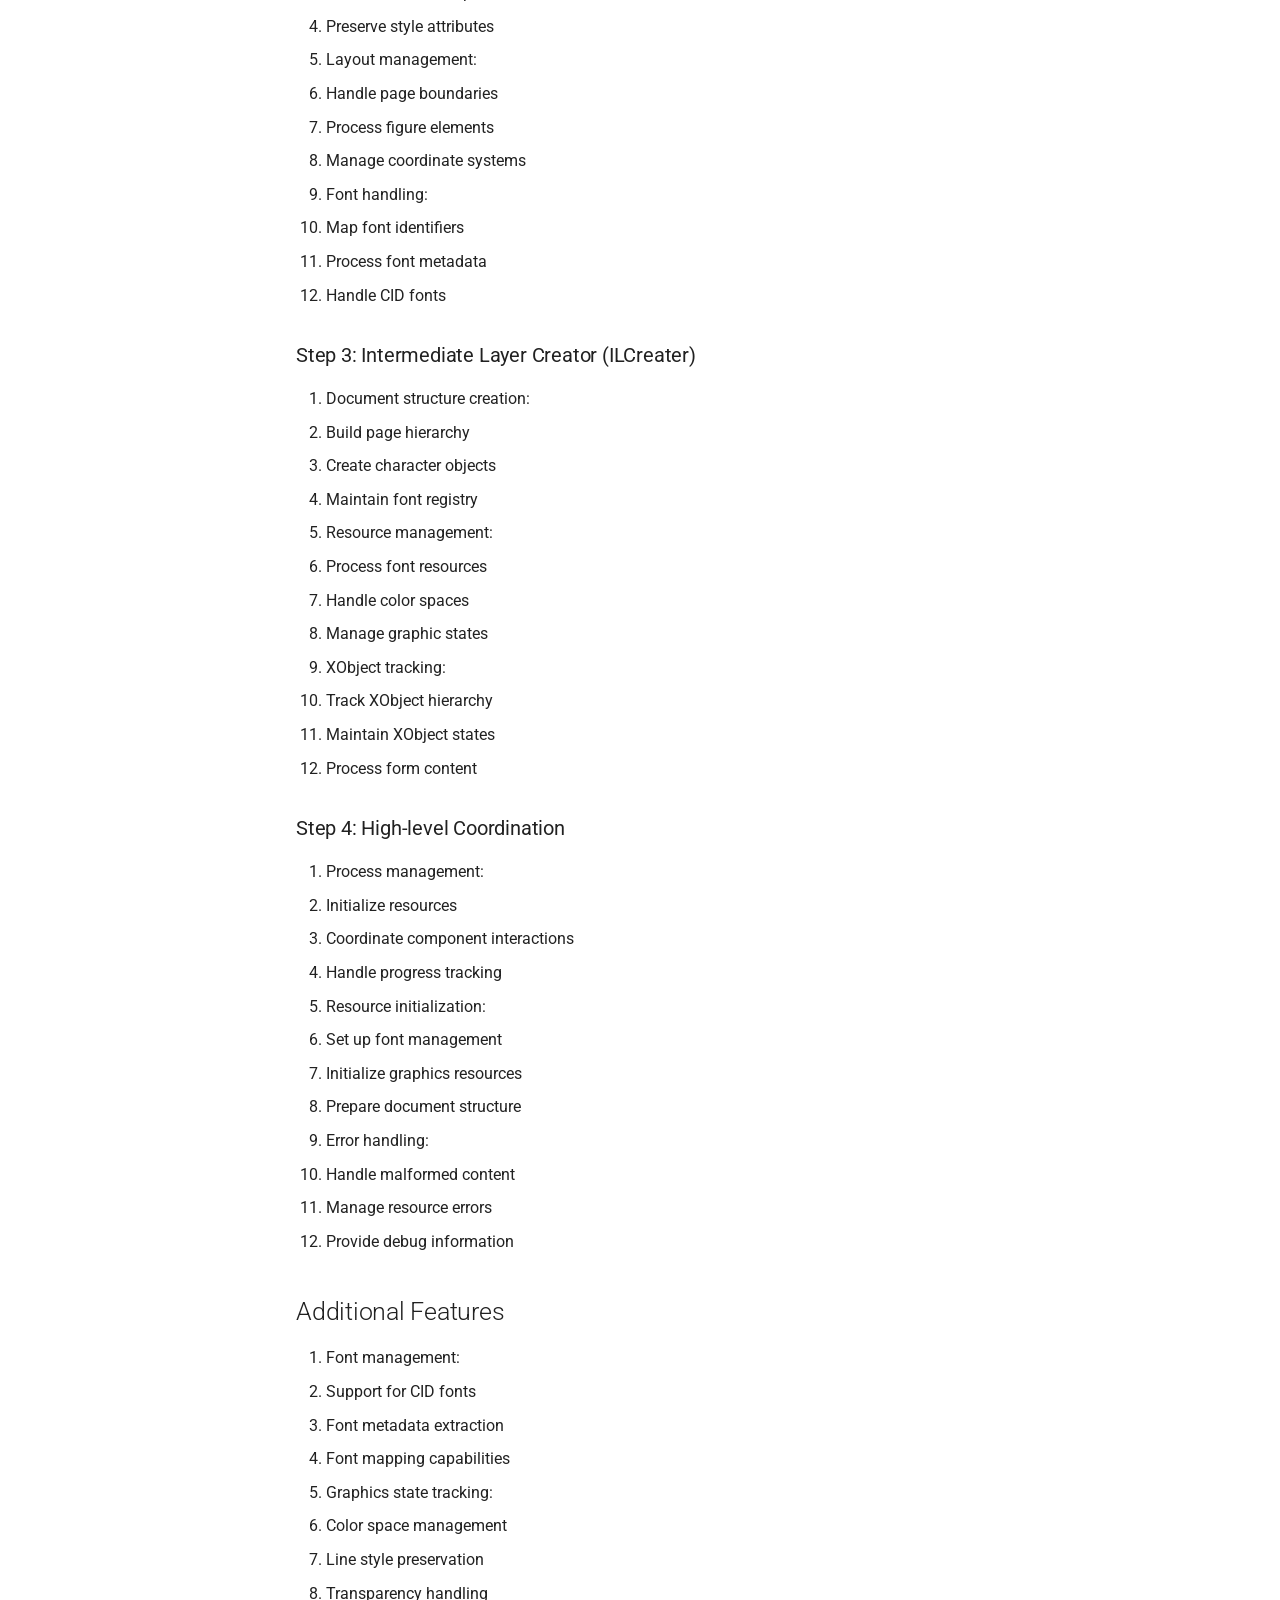
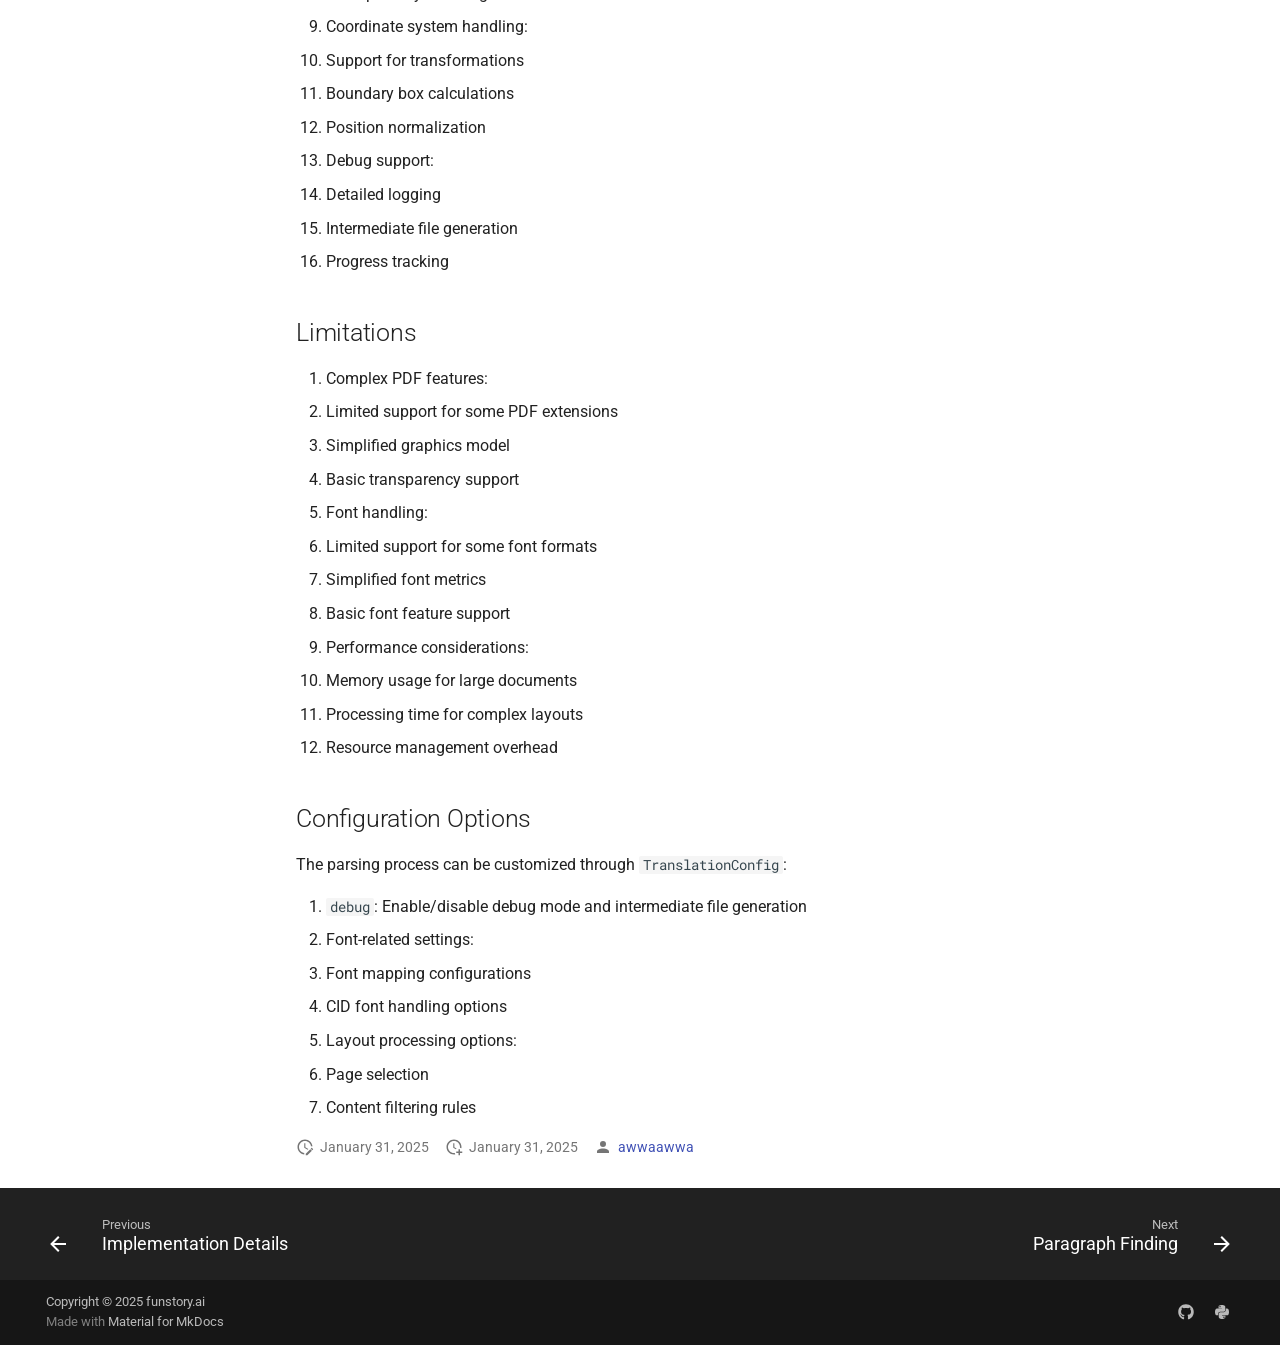
<file: ImplementationDetails/PDFParsing/PDFParsing/index.html>
<!doctype html><html lang=en class=no-js> <head><meta charset=utf-8><meta name=viewport content="width=device-width,initial-scale=1"><meta name=description content="Write your documentation in Markdown and create a professional static site in minutes – searchable, customizable, in 60+ languages, for all devices"><meta name=author content=funstory.ai><link href=https://squidfunk.github.io/mkdocs-material/ImplementationDetails/PDFParsing/PDFParsing/ rel=canonical><link href=../../ rel=prev><link href=../../ParagraphFinding/ParagraphFinding/ rel=next><link rel=icon href=../../../images/babeldoc-small-logo-with-transparent-background.svg><meta name=generator content="mkdocs-1.6.1, mkdocs-material-9.7.6"><title>PDF Parsing - BabelDOC</title><link rel=stylesheet href=../../../assets/stylesheets/main.484c7ddc.min.css><link rel=stylesheet href=../../../assets/stylesheets/palette.ab4e12ef.min.css><link rel=preconnect href=https://fonts.gstatic.com crossorigin><link rel=stylesheet href="https://fonts.googleapis.com/css?family=Roboto:300,300i,400,400i,700,700i%7CRoboto+Mono:400,400i,700,700i&display=fallback"><style>:root{--md-text-font:"Roboto";--md-code-font:"Roboto Mono"}</style><script>__md_scope=new URL("../../..",location),__md_hash=e=>[...e].reduce(((e,_)=>(e<<5)-e+_.charCodeAt(0)),0),__md_get=(e,_=localStorage,t=__md_scope)=>JSON.parse(_.getItem(t.pathname+"."+e)),__md_set=(e,_,t=localStorage,a=__md_scope)=>{try{t.setItem(a.pathname+"."+e,JSON.stringify(_))}catch(e){}}</script></head> <body dir=ltr data-md-color-scheme=default data-md-color-primary=indigo data-md-color-accent=indigo> <input class=md-toggle data-md-toggle=drawer type=checkbox id=__drawer autocomplete=off> <input class=md-toggle data-md-toggle=search type=checkbox id=__search autocomplete=off> <label class=md-overlay for=__drawer></label> <div data-md-component=skip> <a href=#pdf-parsing-and-intermediate-layer-creation class=md-skip> Skip to content </a> </div> <div data-md-component=announce> </div> <header class=md-header data-md-component=header> <nav class="md-header__inner md-grid" aria-label=Header> <a href=../../.. title=BabelDOC class="md-header__button md-logo" aria-label=BabelDOC data-md-component=logo> <img src=../../../images/babeldoc-small-logo-with-transparent-background.svg alt=logo> </a> <label class="md-header__button md-icon" for=__drawer> <svg xmlns=http://www.w3.org/2000/svg viewbox="0 0 24 24"><path d="M3 6h18v2H3zm0 5h18v2H3zm0 5h18v2H3z"/></svg> </label> <div class=md-header__title data-md-component=header-title> <div class=md-header__ellipsis> <div class=md-header__topic> <span class=md-ellipsis> BabelDOC </span> </div> <div class=md-header__topic data-md-component=header-topic> <span class=md-ellipsis> PDF Parsing </span> </div> </div> </div> <form class=md-header__option data-md-component=palette> <input class=md-option data-md-color-media=(prefers-color-scheme) data-md-color-scheme=default data-md-color-primary=indigo data-md-color-accent=indigo aria-label="Switch to light mode" type=radio name=__palette id=__palette_0> <label class="md-header__button md-icon" title="Switch to light mode" for=__palette_1 hidden> <svg xmlns=http://www.w3.org/2000/svg viewbox="0 0 24 24"><path d="m14.3 16-.7-2h-3.2l-.7 2H7.8L11 7h2l3.2 9zM20 8.69V4h-4.69L12 .69 8.69 4H4v4.69L.69 12 4 15.31V20h4.69L12 23.31 15.31 20H20v-4.69L23.31 12zm-9.15 3.96h2.3L12 9z"/></svg> </label> <input class=md-option data-md-color-media="(prefers-color-scheme: light)" data-md-color-scheme=default data-md-color-primary=white data-md-color-accent=indigo aria-label="Switch to dark mode" type=radio name=__palette id=__palette_1> <label class="md-header__button md-icon" title="Switch to dark mode" for=__palette_2 hidden> <svg xmlns=http://www.w3.org/2000/svg viewbox="0 0 24 24"><path d="M12 8a4 4 0 0 0-4 4 4 4 0 0 0 4 4 4 4 0 0 0 4-4 4 4 0 0 0-4-4m0 10a6 6 0 0 1-6-6 6 6 0 0 1 6-6 6 6 0 0 1 6 6 6 6 0 0 1-6 6m8-9.31V4h-4.69L12 .69 8.69 4H4v4.69L.69 12 4 15.31V20h4.69L12 23.31 15.31 20H20v-4.69L23.31 12z"/></svg> </label> <input class=md-option data-md-color-media="(prefers-color-scheme: dark)" data-md-color-scheme=slate data-md-color-primary=black data-md-color-accent=indigo aria-label="Switch to system preference" type=radio name=__palette id=__palette_2> <label class="md-header__button md-icon" title="Switch to system preference" for=__palette_0 hidden> <svg xmlns=http://www.w3.org/2000/svg viewbox="0 0 24 24"><path d="M12 18c-.89 0-1.74-.2-2.5-.55C11.56 16.5 13 14.42 13 12s-1.44-4.5-3.5-5.45C10.26 6.2 11.11 6 12 6a6 6 0 0 1 6 6 6 6 0 0 1-6 6m8-9.31V4h-4.69L12 .69 8.69 4H4v4.69L.69 12 4 15.31V20h4.69L12 23.31 15.31 20H20v-4.69L23.31 12z"/></svg> </label> </form> <script>var palette=__md_get("__palette");if(palette&&palette.color){if("(prefers-color-scheme)"===palette.color.media){var media=matchMedia("(prefers-color-scheme: light)"),input=document.querySelector(media.matches?"[data-md-color-media='(prefers-color-scheme: light)']":"[data-md-color-media='(prefers-color-scheme: dark)']");palette.color.media=input.getAttribute("data-md-color-media"),palette.color.scheme=input.getAttribute("data-md-color-scheme"),palette.color.primary=input.getAttribute("data-md-color-primary"),palette.color.accent=input.getAttribute("data-md-color-accent")}for(var[key,value]of Object.entries(palette.color))document.body.setAttribute("data-md-color-"+key,value)}</script> <label class="md-header__button md-icon" for=__search> <svg xmlns=http://www.w3.org/2000/svg viewbox="0 0 24 24"><path d="M9.5 3A6.5 6.5 0 0 1 16 9.5c0 1.61-.59 3.09-1.56 4.23l.27.27h.79l5 5-1.5 1.5-5-5v-.79l-.27-.27A6.52 6.52 0 0 1 9.5 16 6.5 6.5 0 0 1 3 9.5 6.5 6.5 0 0 1 9.5 3m0 2C7 5 5 7 5 9.5S7 14 9.5 14 14 12 14 9.5 12 5 9.5 5"/></svg> </label> <div class=md-search data-md-component=search role=dialog> <label class=md-search__overlay for=__search></label> <div class=md-search__inner role=search> <form class=md-search__form name=search> <input type=text class=md-search__input name=query aria-label=Search placeholder=Search autocapitalize=off autocorrect=off autocomplete=off spellcheck=false data-md-component=search-query required> <label class="md-search__icon md-icon" for=__search> <svg xmlns=http://www.w3.org/2000/svg viewbox="0 0 24 24"><path d="M9.5 3A6.5 6.5 0 0 1 16 9.5c0 1.61-.59 3.09-1.56 4.23l.27.27h.79l5 5-1.5 1.5-5-5v-.79l-.27-.27A6.52 6.52 0 0 1 9.5 16 6.5 6.5 0 0 1 3 9.5 6.5 6.5 0 0 1 9.5 3m0 2C7 5 5 7 5 9.5S7 14 9.5 14 14 12 14 9.5 12 5 9.5 5"/></svg> <svg xmlns=http://www.w3.org/2000/svg viewbox="0 0 24 24"><path d="M20 11v2H8l5.5 5.5-1.42 1.42L4.16 12l7.92-7.92L13.5 5.5 8 11z"/></svg> </label> <nav class=md-search__options aria-label=Search> <a href=javascript:void(0) class="md-search__icon md-icon" title=Share aria-label=Share data-clipboard data-clipboard-text data-md-component=search-share tabindex=-1> <svg xmlns=http://www.w3.org/2000/svg viewbox="0 0 24 24"><path d="M18 16.08c-.76 0-1.44.3-1.96.77L8.91 12.7c.05-.23.09-.46.09-.7s-.04-.47-.09-.7l7.05-4.11c.54.5 1.25.81 2.04.81a3 3 0 0 0 3-3 3 3 0 0 0-3-3 3 3 0 0 0-3 3c0 .24.04.47.09.7L8.04 9.81C7.5 9.31 6.79 9 6 9a3 3 0 0 0-3 3 3 3 0 0 0 3 3c.79 0 1.5-.31 2.04-.81l7.12 4.15c-.05.21-.08.43-.08.66 0 1.61 1.31 2.91 2.92 2.91s2.92-1.3 2.92-2.91A2.92 2.92 0 0 0 18 16.08"/></svg> </a> <button type=reset class="md-search__icon md-icon" title=Clear aria-label=Clear tabindex=-1> <svg xmlns=http://www.w3.org/2000/svg viewbox="0 0 24 24"><path d="M19 6.41 17.59 5 12 10.59 6.41 5 5 6.41 10.59 12 5 17.59 6.41 19 12 13.41 17.59 19 19 17.59 13.41 12z"/></svg> </button> </nav> <div class=md-search__suggest data-md-component=search-suggest></div> </form> <div class=md-search__output> <div class=md-search__scrollwrap tabindex=0 data-md-scrollfix> <div class=md-search-result data-md-component=search-result> <div class=md-search-result__meta> Initializing search </div> <ol class=md-search-result__list role=presentation></ol> </div> </div> </div> </div> </div> <div class=md-header__source> <a href=https://github.com/funstory-ai/BabelDOC title="Go to repository" class=md-source data-md-component=source> <div class="md-source__icon md-icon"> <svg xmlns=http://www.w3.org/2000/svg viewbox="0 0 448 512"><!-- Font Awesome Free 7.1.0 by @fontawesome - https://fontawesome.com License - https://fontawesome.com/license/free (Icons: CC BY 4.0, Fonts: SIL OFL 1.1, Code: MIT License) Copyright 2025 Fonticons, Inc.--><path d="M439.6 236.1 244 40.5c-5.4-5.5-12.8-8.5-20.4-8.5s-15 3-20.4 8.4L162.5 81l51.5 51.5c27.1-9.1 52.7 16.8 43.4 43.7l49.7 49.7c34.2-11.8 61.2 31 35.5 56.7-26.5 26.5-70.2-2.9-56-37.3L240.3 199v121.9c25.3 12.5 22.3 41.8 9.1 55-6.4 6.4-15.2 10.1-24.3 10.1s-17.8-3.6-24.3-10.1c-17.6-17.6-11.1-46.9 11.2-56v-123c-20.8-8.5-24.6-30.7-18.6-45L142.6 101 8.5 235.1C3 240.6 0 247.9 0 255.5s3 15 8.5 20.4l195.6 195.7c5.4 5.4 12.7 8.4 20.4 8.4s15-3 20.4-8.4l194.7-194.7c5.4-5.4 8.4-12.8 8.4-20.4s-3-15-8.4-20.4"/></svg> </div> <div class=md-source__repository> funstory-ai/BabelDOC </div> </a> </div> </nav> </header> <div class=md-container data-md-component=container> <nav class=md-tabs aria-label=Tabs data-md-component=tabs> <div class=md-grid> <ul class=md-tabs__list> <li class=md-tabs__item> <a href=../../.. class=md-tabs__link> Home </a> </li> <li class=md-tabs__item> <a href=../../../supported_languages/ class=md-tabs__link> Supported Languages </a> </li> <li class=md-tabs__item> <a href=../../AsyncTranslate/AsyncTranslate/ class=md-tabs__link> API </a> </li> <li class="md-tabs__item md-tabs__item--active"> <a href=../../ class=md-tabs__link> Implementation Details </a> </li> <li class=md-tabs__item> <a href=../../../CODE_OF_CONDUCT/ class=md-tabs__link> Community </a> </li> </ul> </div> </nav> <main class=md-main data-md-component=main> <div class="md-main__inner md-grid"> <div class="md-sidebar md-sidebar--primary" data-md-component=sidebar data-md-type=navigation> <div class=md-sidebar__scrollwrap> <div class=md-sidebar__inner> <nav class="md-nav md-nav--primary md-nav--lifted" aria-label=Navigation data-md-level=0> <label class=md-nav__title for=__drawer> <a href=../../.. title=BabelDOC class="md-nav__button md-logo" aria-label=BabelDOC data-md-component=logo> <img src=../../../images/babeldoc-small-logo-with-transparent-background.svg alt=logo> </a> BabelDOC </label> <div class=md-nav__source> <a href=https://github.com/funstory-ai/BabelDOC title="Go to repository" class=md-source data-md-component=source> <div class="md-source__icon md-icon"> <svg xmlns=http://www.w3.org/2000/svg viewbox="0 0 448 512"><!-- Font Awesome Free 7.1.0 by @fontawesome - https://fontawesome.com License - https://fontawesome.com/license/free (Icons: CC BY 4.0, Fonts: SIL OFL 1.1, Code: MIT License) Copyright 2025 Fonticons, Inc.--><path d="M439.6 236.1 244 40.5c-5.4-5.5-12.8-8.5-20.4-8.5s-15 3-20.4 8.4L162.5 81l51.5 51.5c27.1-9.1 52.7 16.8 43.4 43.7l49.7 49.7c34.2-11.8 61.2 31 35.5 56.7-26.5 26.5-70.2-2.9-56-37.3L240.3 199v121.9c25.3 12.5 22.3 41.8 9.1 55-6.4 6.4-15.2 10.1-24.3 10.1s-17.8-3.6-24.3-10.1c-17.6-17.6-11.1-46.9 11.2-56v-123c-20.8-8.5-24.6-30.7-18.6-45L142.6 101 8.5 235.1C3 240.6 0 247.9 0 255.5s3 15 8.5 20.4l195.6 195.7c5.4 5.4 12.7 8.4 20.4 8.4s15-3 20.4-8.4l194.7-194.7c5.4-5.4 8.4-12.8 8.4-20.4s-3-15-8.4-20.4"/></svg> </div> <div class=md-source__repository> funstory-ai/BabelDOC </div> </a> </div> <ul class=md-nav__list data-md-scrollfix> <li class=md-nav__item> <a href=../../.. class=md-nav__link> <span class=md-ellipsis> Home </span> </a> </li> <li class=md-nav__item> <a href=../../../supported_languages/ class=md-nav__link> <span class=md-ellipsis> Supported Languages </span> </a> </li> <li class="md-nav__item md-nav__item--nested"> <input class="md-nav__toggle md-toggle " type=checkbox id=__nav_3> <label class=md-nav__link for=__nav_3 id=__nav_3_label tabindex=0> <span class=md-ellipsis> API </span> <span class="md-nav__icon md-icon"></span> </label> <nav class=md-nav data-md-level=1 aria-labelledby=__nav_3_label aria-expanded=false> <label class=md-nav__title for=__nav_3> <span class="md-nav__icon md-icon"></span> API </label> <ul class=md-nav__list data-md-scrollfix> <li class=md-nav__item> <a href=../../AsyncTranslate/AsyncTranslate/ class=md-nav__link> <span class=md-ellipsis> Async Translation API </span> </a> </li> </ul> </nav> </li> <li class="md-nav__item md-nav__item--active md-nav__item--section md-nav__item--nested"> <input class="md-nav__toggle md-toggle " type=checkbox id=__nav_4 checked> <div class="md-nav__link md-nav__container"> <a href=../../ class="md-nav__link "> <span class=md-ellipsis> Implementation Details </span> </a> <label class="md-nav__link " for=__nav_4 id=__nav_4_label tabindex> <span class="md-nav__icon md-icon"></span> </label> </div> <nav class=md-nav data-md-level=1 aria-labelledby=__nav_4_label aria-expanded=true> <label class=md-nav__title for=__nav_4> <span class="md-nav__icon md-icon"></span> Implementation Details </label> <ul class=md-nav__list data-md-scrollfix> <li class="md-nav__item md-nav__item--active"> <input class="md-nav__toggle md-toggle" type=checkbox id=__toc> <label class="md-nav__link md-nav__link--active" for=__toc> <span class=md-ellipsis> PDF Parsing </span> <span class="md-nav__icon md-icon"></span> </label> <a href=./ class="md-nav__link md-nav__link--active"> <span class=md-ellipsis> PDF Parsing </span> </a> <nav class="md-nav md-nav--secondary" aria-label="Table of contents"> <label class=md-nav__title for=__toc> <span class="md-nav__icon md-icon"></span> Table of contents </label> <ul class=md-nav__list data-md-component=toc data-md-scrollfix> <li class=md-nav__item> <a href=#background class=md-nav__link> <span class=md-ellipsis> Background </span> </a> </li> <li class=md-nav__item> <a href=#goal class=md-nav__link> <span class=md-ellipsis> Goal </span> </a> </li> <li class=md-nav__item> <a href=#specific-implementation class=md-nav__link> <span class=md-ellipsis> Specific Implementation </span> </a> <nav class=md-nav aria-label="Specific Implementation"> <ul class=md-nav__list> <li class=md-nav__item> <a href=#step-1-pdf-interpreter-pdfpageinterpreterex class=md-nav__link> <span class=md-ellipsis> Step 1: PDF Interpreter (PDFPageInterpreterEx) </span> </a> </li> <li class=md-nav__item> <a href=#step-2-pdf-converter-pdfconverterex class=md-nav__link> <span class=md-ellipsis> Step 2: PDF Converter (PDFConverterEx) </span> </a> </li> <li class=md-nav__item> <a href=#step-3-intermediate-layer-creator-ilcreater class=md-nav__link> <span class=md-ellipsis> Step 3: Intermediate Layer Creator (ILCreater) </span> </a> </li> <li class=md-nav__item> <a href=#step-4-high-level-coordination class=md-nav__link> <span class=md-ellipsis> Step 4: High-level Coordination </span> </a> </li> </ul> </nav> </li> <li class=md-nav__item> <a href=#additional-features class=md-nav__link> <span class=md-ellipsis> Additional Features </span> </a> </li> <li class=md-nav__item> <a href=#limitations class=md-nav__link> <span class=md-ellipsis> Limitations </span> </a> </li> <li class=md-nav__item> <a href=#configuration-options class=md-nav__link> <span class=md-ellipsis> Configuration Options </span> </a> </li> </ul> </nav> </li> <li class=md-nav__item> <a href=https://github.com/funstory-ai/BabelDOC/blob/main/babeldoc/format/pdf/document_il/midend/layout_parser.py class=md-nav__link> <span class=md-ellipsis> Layout Parser(.py) </span> </a> </li> <li class=md-nav__item> <a href=../../ParagraphFinding/ParagraphFinding/ class=md-nav__link> <span class=md-ellipsis> Paragraph Finding </span> </a> </li> <li class=md-nav__item> <a href=../../StylesAndFormulas/StylesAndFormulas/ class=md-nav__link> <span class=md-ellipsis> Styles and Formulas </span> </a> </li> <li class=md-nav__item> <a href=../../ILTranslator/ILTranslator/ class=md-nav__link> <span class=md-ellipsis> IL Translator </span> </a> </li> <li class=md-nav__item> <a href=../../Typesetting/Typesetting/ class=md-nav__link> <span class=md-ellipsis> Typesetting </span> </a> </li> <li class=md-nav__item> <a href=https://github.com/funstory-ai/BabelDOC/blob/main/babeldoc/format/pdf/document_il/utils/fontmap.py class=md-nav__link> <span class=md-ellipsis> Font Mapper(.py) </span> </a> </li> <li class=md-nav__item> <a href=../../PDFCreation/PDFCreation/ class=md-nav__link> <span class=md-ellipsis> PDF Creation </span> </a> </li> <li class=md-nav__item> <a href=../../../intro-to-pdf-object/ class=md-nav__link> <span class=md-ellipsis> Intro To PDF Object </span> </a> </li> </ul> </nav> </li> <li class="md-nav__item md-nav__item--nested"> <input class="md-nav__toggle md-toggle " type=checkbox id=__nav_5> <label class=md-nav__link for=__nav_5 id=__nav_5_label tabindex=0> <span class=md-ellipsis> Community </span> <span class="md-nav__icon md-icon"></span> </label> <nav class=md-nav data-md-level=1 aria-labelledby=__nav_5_label aria-expanded=false> <label class=md-nav__title for=__nav_5> <span class="md-nav__icon md-icon"></span> Community </label> <ul class=md-nav__list data-md-scrollfix> <li class=md-nav__item> <a href=../../../CODE_OF_CONDUCT/ class=md-nav__link> <span class=md-ellipsis> Code of Conduct </span> </a> </li> <li class="md-nav__item md-nav__item--nested"> <input class="md-nav__toggle md-toggle " type=checkbox id=__nav_5_2> <label class=md-nav__link for=__nav_5_2 id=__nav_5_2_label tabindex=0> <span class=md-ellipsis> Contributing </span> <span class="md-nav__icon md-icon"></span> </label> <nav class=md-nav data-md-level=2 aria-labelledby=__nav_5_2_label aria-expanded=false> <label class=md-nav__title for=__nav_5_2> <span class="md-nav__icon md-icon"></span> Contributing </label> <ul class=md-nav__list data-md-scrollfix> <li class=md-nav__item> <a href=../../../CONTRIBUTING/ class=md-nav__link> <span class=md-ellipsis> Contributing </span> </a> </li> <li class=md-nav__item> <a href=../../../CONTRIBUTOR_REWARD/ class=md-nav__link> <span class=md-ellipsis> Contributor Reward </span> </a> </li> </ul> </nav> </li> </ul> </nav> </li> </ul> </nav> </div> </div> </div> <div class="md-sidebar md-sidebar--secondary" data-md-component=sidebar data-md-type=toc> <div class=md-sidebar__scrollwrap> <div class=md-sidebar__inner> <nav class="md-nav md-nav--secondary" aria-label="Table of contents"> <label class=md-nav__title for=__toc> <span class="md-nav__icon md-icon"></span> Table of contents </label> <ul class=md-nav__list data-md-component=toc data-md-scrollfix> <li class=md-nav__item> <a href=#background class=md-nav__link> <span class=md-ellipsis> Background </span> </a> </li> <li class=md-nav__item> <a href=#goal class=md-nav__link> <span class=md-ellipsis> Goal </span> </a> </li> <li class=md-nav__item> <a href=#specific-implementation class=md-nav__link> <span class=md-ellipsis> Specific Implementation </span> </a> <nav class=md-nav aria-label="Specific Implementation"> <ul class=md-nav__list> <li class=md-nav__item> <a href=#step-1-pdf-interpreter-pdfpageinterpreterex class=md-nav__link> <span class=md-ellipsis> Step 1: PDF Interpreter (PDFPageInterpreterEx) </span> </a> </li> <li class=md-nav__item> <a href=#step-2-pdf-converter-pdfconverterex class=md-nav__link> <span class=md-ellipsis> Step 2: PDF Converter (PDFConverterEx) </span> </a> </li> <li class=md-nav__item> <a href=#step-3-intermediate-layer-creator-ilcreater class=md-nav__link> <span class=md-ellipsis> Step 3: Intermediate Layer Creator (ILCreater) </span> </a> </li> <li class=md-nav__item> <a href=#step-4-high-level-coordination class=md-nav__link> <span class=md-ellipsis> Step 4: High-level Coordination </span> </a> </li> </ul> </nav> </li> <li class=md-nav__item> <a href=#additional-features class=md-nav__link> <span class=md-ellipsis> Additional Features </span> </a> </li> <li class=md-nav__item> <a href=#limitations class=md-nav__link> <span class=md-ellipsis> Limitations </span> </a> </li> <li class=md-nav__item> <a href=#configuration-options class=md-nav__link> <span class=md-ellipsis> Configuration Options </span> </a> </li> </ul> </nav> </div> </div> </div> <div class=md-content data-md-component=content> <article class="md-content__inner md-typeset"> <a href=https://github.com/funstory-ai/BabelDOC/edit/main/docs/ImplementationDetails/PDFParsing/PDFParsing.md title="Edit this page" class="md-content__button md-icon" rel=edit> <svg xmlns=http://www.w3.org/2000/svg viewbox="0 0 24 24"><path d="M10 20H6V4h7v5h5v3.1l2-2V8l-6-6H6c-1.1 0-2 .9-2 2v16c0 1.1.9 2 2 2h4zm10.2-7c.1 0 .3.1.4.2l1.3 1.3c.2.2.2.6 0 .8l-1 1-2.1-2.1 1-1c.1-.1.2-.2.4-.2m0 3.9L14.1 23H12v-2.1l6.1-6.1z"/></svg> </a> <a href=https://github.com/funstory-ai/BabelDOC/raw/main/docs/ImplementationDetails/PDFParsing/PDFParsing.md title="View source of this page" class="md-content__button md-icon"> <svg xmlns=http://www.w3.org/2000/svg viewbox="0 0 24 24"><path d="M17 18c.56 0 1 .44 1 1s-.44 1-1 1-1-.44-1-1 .44-1 1-1m0-3c-2.73 0-5.06 1.66-6 4 .94 2.34 3.27 4 6 4s5.06-1.66 6-4c-.94-2.34-3.27-4-6-4m0 6.5a2.5 2.5 0 0 1-2.5-2.5 2.5 2.5 0 0 1 2.5-2.5 2.5 2.5 0 0 1 2.5 2.5 2.5 2.5 0 0 1-2.5 2.5M9.27 20H6V4h7v5h5v4.07c.7.08 1.36.25 2 .49V8l-6-6H6a2 2 0 0 0-2 2v16a2 2 0 0 0 2 2h4.5a8.2 8.2 0 0 1-1.23-2"/></svg> </a> <h1 id=pdf-parsing-and-intermediate-layer-creation>PDF Parsing and Intermediate Layer Creation</h1> <div class="admonition note"> <p class=admonition-title>Note</p> <p>This documentation may contain AI-generated content. While we strive for accuracy, there might be inaccuracies. Please report any issues via:</p> <ul> <li><a href=https://github.com/funstory-ai/yadt/issues>GitHub Issues</a></li> <li>Community contribution (PRs welcome!)</li> </ul> </div> <h2 id=background>Background</h2> <p>The first step in the translation process is to parse the PDF document and create an intermediate layer (IL) representation. This step involves extracting text, styles, formulas, and layout information from the PDF while maintaining their relationships and properties.</p> <h2 id=goal>Goal</h2> <ol> <li>Extract text content while preserving character-level information</li> <li>Maintain font and style information</li> <li>Preserve document structure and layout</li> <li>Handle special elements like XObjects and graphics</li> <li>Create a structured intermediate representation for later processing</li> </ol> <h2 id=specific-implementation>Specific Implementation</h2> <p>The parsing process consists of several key components working together:</p> <h3 id=step-1-pdf-interpreter-pdfpageinterpreterex>Step 1: PDF Interpreter (PDFPageInterpreterEx)</h3> <ol> <li>Page content processing:</li> <li>Parse PDF operators and their parameters</li> <li>Handle graphics state operations</li> <li>Process text and font operations</li> <li> <p>Manage XObject rendering</p> </li> <li> <p>Graphics filtering:</p> </li> <li>Filter non-formula lines</li> <li>Handle color space operations</li> <li> <p>Process stroke and fill operations</p> </li> <li> <p>XObject handling:</p> </li> <li>Process form XObjects</li> <li>Handle image XObjects</li> <li>Maintain XObject hierarchy</li> </ol> <h3 id=step-2-pdf-converter-pdfconverterex>Step 2: PDF Converter (PDFConverterEx)</h3> <ol> <li>Character processing:</li> <li>Extract character information</li> <li>Maintain character positions</li> <li> <p>Preserve style attributes</p> </li> <li> <p>Layout management:</p> </li> <li>Handle page boundaries</li> <li>Process figure elements</li> <li> <p>Manage coordinate systems</p> </li> <li> <p>Font handling:</p> </li> <li>Map font identifiers</li> <li>Process font metadata</li> <li>Handle CID fonts</li> </ol> <h3 id=step-3-intermediate-layer-creator-ilcreater>Step 3: Intermediate Layer Creator (ILCreater)</h3> <ol> <li>Document structure creation:</li> <li>Build page hierarchy</li> <li>Create character objects</li> <li> <p>Maintain font registry</p> </li> <li> <p>Resource management:</p> </li> <li>Process font resources</li> <li>Handle color spaces</li> <li> <p>Manage graphic states</p> </li> <li> <p>XObject tracking:</p> </li> <li>Track XObject hierarchy</li> <li>Maintain XObject states</li> <li>Process form content</li> </ol> <h3 id=step-4-high-level-coordination>Step 4: High-level Coordination</h3> <ol> <li>Process management:</li> <li>Initialize resources</li> <li>Coordinate component interactions</li> <li> <p>Handle progress tracking</p> </li> <li> <p>Resource initialization:</p> </li> <li>Set up font management</li> <li>Initialize graphics resources</li> <li> <p>Prepare document structure</p> </li> <li> <p>Error handling:</p> </li> <li>Handle malformed content</li> <li>Manage resource errors</li> <li>Provide debug information</li> </ol> <h2 id=additional-features>Additional Features</h2> <ol> <li>Font management:</li> <li>Support for CID fonts</li> <li>Font metadata extraction</li> <li> <p>Font mapping capabilities</p> </li> <li> <p>Graphics state tracking:</p> </li> <li>Color space management</li> <li>Line style preservation</li> <li> <p>Transparency handling</p> </li> <li> <p>Coordinate system handling:</p> </li> <li>Support for transformations</li> <li>Boundary box calculations</li> <li> <p>Position normalization</p> </li> <li> <p>Debug support:</p> </li> <li>Detailed logging</li> <li>Intermediate file generation</li> <li>Progress tracking</li> </ol> <h2 id=limitations>Limitations</h2> <ol> <li>Complex PDF features:</li> <li>Limited support for some PDF extensions</li> <li>Simplified graphics model</li> <li> <p>Basic transparency support</p> </li> <li> <p>Font handling:</p> </li> <li>Limited support for some font formats</li> <li>Simplified font metrics</li> <li> <p>Basic font feature support</p> </li> <li> <p>Performance considerations:</p> </li> <li>Memory usage for large documents</li> <li>Processing time for complex layouts</li> <li>Resource management overhead</li> </ol> <h2 id=configuration-options>Configuration Options</h2> <p>The parsing process can be customized through <code>TranslationConfig</code>:</p> <ol> <li><code>debug</code>: Enable/disable debug mode and intermediate file generation</li> <li>Font-related settings:</li> <li>Font mapping configurations</li> <li>CID font handling options</li> <li>Layout processing options:</li> <li>Page selection</li> <li>Content filtering rules </li> </ol> <aside class=md-source-file> <span class=md-source-file__fact> <span class=md-icon title="Last update"> <svg xmlns=http://www.w3.org/2000/svg viewbox="0 0 24 24"><path d="M21 13.1c-.1 0-.3.1-.4.2l-1 1 2.1 2.1 1-1c.2-.2.2-.6 0-.8l-1.3-1.3c-.1-.1-.2-.2-.4-.2m-1.9 1.8-6.1 6V23h2.1l6.1-6.1zM12.5 7v5.2l4 2.4-1 1L11 13V7zM11 21.9c-5.1-.5-9-4.8-9-9.9C2 6.5 6.5 2 12 2c5.3 0 9.6 4.1 10 9.3-.3-.1-.6-.2-1-.2s-.7.1-1 .2C19.6 7.2 16.2 4 12 4c-4.4 0-8 3.6-8 8 0 4.1 3.1 7.5 7.1 7.9l-.1.2z"/></svg> </span> <span class="git-revision-date-localized-plugin git-revision-date-localized-plugin-date" title="January 31, 2025 15:23:55 UTC">January 31, 2025</span> </span> <span class=md-source-file__fact> <span class=md-icon title=Created> <svg xmlns=http://www.w3.org/2000/svg viewbox="0 0 24 24"><path d="M14.47 15.08 11 13V7h1.5v5.25l3.08 1.83c-.41.28-.79.62-1.11 1m-1.39 4.84c-.36.05-.71.08-1.08.08-4.42 0-8-3.58-8-8s3.58-8 8-8 8 3.58 8 8c0 .37-.03.72-.08 1.08.69.1 1.33.32 1.92.64.1-.56.16-1.13.16-1.72 0-5.5-4.5-10-10-10S2 6.5 2 12s4.47 10 10 10c.59 0 1.16-.06 1.72-.16-.32-.59-.54-1.23-.64-1.92M18 15v3h-3v2h3v3h2v-3h3v-2h-3v-3z"/></svg> </span> <span class="git-revision-date-localized-plugin git-revision-date-localized-plugin-date" title="January 31, 2025 15:23:55 UTC">January 31, 2025</span> </span> <span class=md-source-file__fact> <span class=md-icon title=Contributors> <svg xmlns=http://www.w3.org/2000/svg viewbox="0 0 24 24"><path d="M12 4a4 4 0 0 1 4 4 4 4 0 0 1-4 4 4 4 0 0 1-4-4 4 4 0 0 1 4-4m0 10c4.42 0 8 1.79 8 4v2H4v-2c0-2.21 3.58-4 8-4"/></svg> </span> <nav> <a href=mailto:8493196+awwaawwa@users.noreply.github.com>awwaawwa</a> </nav> </span> </aside> </article> </div> <script>var target=document.getElementById(location.hash.slice(1));target&&target.name&&(target.checked=target.name.startsWith("__tabbed_"))</script> </div> <button type=button class="md-top md-icon" data-md-component=top hidden> <svg xmlns=http://www.w3.org/2000/svg viewbox="0 0 24 24"><path d="M13 20h-2V8l-5.5 5.5-1.42-1.42L12 4.16l7.92 7.92-1.42 1.42L13 8z"/></svg> Back to top </button> </main> <footer class=md-footer> <nav class="md-footer__inner md-grid" aria-label=Footer> <a href=../../ class="md-footer__link md-footer__link--prev" aria-label="Previous: Implementation Details"> <div class="md-footer__button md-icon"> <svg xmlns=http://www.w3.org/2000/svg viewbox="0 0 24 24"><path d="M20 11v2H8l5.5 5.5-1.42 1.42L4.16 12l7.92-7.92L13.5 5.5 8 11z"/></svg> </div> <div class=md-footer__title> <span class=md-footer__direction> Previous </span> <div class=md-ellipsis> Implementation Details </div> </div> </a> <a href=../../ParagraphFinding/ParagraphFinding/ class="md-footer__link md-footer__link--next" aria-label="Next: Paragraph Finding"> <div class=md-footer__title> <span class=md-footer__direction> Next </span> <div class=md-ellipsis> Paragraph Finding </div> </div> <div class="md-footer__button md-icon"> <svg xmlns=http://www.w3.org/2000/svg viewbox="0 0 24 24"><path d="M4 11v2h12l-5.5 5.5 1.42 1.42L19.84 12l-7.92-7.92L10.5 5.5 16 11z"/></svg> </div> </a> </nav> <div class="md-footer-meta md-typeset"> <div class="md-footer-meta__inner md-grid"> <div class=md-copyright> <div class=md-copyright__highlight> Copyright &copy; 2025 funstory.ai </div> Made with <a href=https://squidfunk.github.io/mkdocs-material/ target=_blank rel=noopener> Material for MkDocs </a> </div> <div class=md-social> <a href=https://github.com/funstory-ai/BabelDOC target=_blank rel=noopener title=github.com class=md-social__link> <svg xmlns=http://www.w3.org/2000/svg viewbox="0 0 512 512"><!-- Font Awesome Free 7.1.0 by @fontawesome - https://fontawesome.com License - https://fontawesome.com/license/free (Icons: CC BY 4.0, Fonts: SIL OFL 1.1, Code: MIT License) Copyright 2025 Fonticons, Inc.--><path d="M173.9 397.4c0 2-2.3 3.6-5.2 3.6-3.3.3-5.6-1.3-5.6-3.6 0-2 2.3-3.6 5.2-3.6 3-.3 5.6 1.3 5.6 3.6m-31.1-4.5c-.7 2 1.3 4.3 4.3 4.9 2.6 1 5.6 0 6.2-2s-1.3-4.3-4.3-5.2c-2.6-.7-5.5.3-6.2 2.3m44.2-1.7c-2.9.7-4.9 2.6-4.6 4.9.3 2 2.9 3.3 5.9 2.6 2.9-.7 4.9-2.6 4.6-4.6-.3-1.9-3-3.2-5.9-2.9M252.8 8C114.1 8 8 113.3 8 252c0 110.9 69.8 205.8 169.5 239.2 12.8 2.3 17.3-5.6 17.3-12.1 0-6.2-.3-40.4-.3-61.4 0 0-70 15-84.7-29.8 0 0-11.4-29.1-27.8-36.6 0 0-22.9-15.7 1.6-15.4 0 0 24.9 2 38.6 25.8 21.9 38.6 58.6 27.5 72.9 20.9 2.3-16 8.8-27.1 16-33.7-55.9-6.2-112.3-14.3-112.3-110.5 0-27.5 7.6-41.3 23.6-58.9-2.6-6.5-11.1-33.3 2.6-67.9 20.9-6.5 69 27 69 27 20-5.6 41.5-8.5 62.8-8.5s42.8 2.9 62.8 8.5c0 0 48.1-33.6 69-27 13.7 34.7 5.2 61.4 2.6 67.9 16 17.7 25.8 31.5 25.8 58.9 0 96.5-58.9 104.2-114.8 110.5 9.2 7.9 17 22.9 17 46.4 0 33.7-.3 75.4-.3 83.6 0 6.5 4.6 14.4 17.3 12.1C436.2 457.8 504 362.9 504 252 504 113.3 391.5 8 252.8 8M105.2 352.9c-1.3 1-1 3.3.7 5.2 1.6 1.6 3.9 2.3 5.2 1 1.3-1 1-3.3-.7-5.2-1.6-1.6-3.9-2.3-5.2-1m-10.8-8.1c-.7 1.3.3 2.9 2.3 3.9 1.6 1 3.6.7 4.3-.7.7-1.3-.3-2.9-2.3-3.9-2-.6-3.6-.3-4.3.7m32.4 35.6c-1.6 1.3-1 4.3 1.3 6.2 2.3 2.3 5.2 2.6 6.5 1 1.3-1.3.7-4.3-1.3-6.2-2.2-2.3-5.2-2.6-6.5-1m-11.4-14.7c-1.6 1-1.6 3.6 0 5.9s4.3 3.3 5.6 2.3c1.6-1.3 1.6-3.9 0-6.2-1.4-2.3-4-3.3-5.6-2"/></svg> </a> <a href=https://pypi.org/project/BabelDOC/ target=_blank rel=noopener title=pypi.org class=md-social__link> <svg xmlns=http://www.w3.org/2000/svg viewbox="0 0 448 512"><!-- Font Awesome Free 7.1.0 by @fontawesome - https://fontawesome.com License - https://fontawesome.com/license/free (Icons: CC BY 4.0, Fonts: SIL OFL 1.1, Code: MIT License) Copyright 2025 Fonticons, Inc.--><path d="M439.8 200.5c-7.7-30.9-22.3-54.2-53.4-54.2h-40.1v47.4c0 36.8-31.2 67.8-66.8 67.8H172.7c-29.2 0-53.4 25-53.4 54.3v101.8c0 29 25.2 46 53.4 54.3 33.8 9.9 66.3 11.7 106.8 0 26.9-7.8 53.4-23.5 53.4-54.3v-40.7H226.2v-13.6h160.2c31.1 0 42.6-21.7 53.4-54.2 11.2-33.5 10.7-65.7 0-108.6M286.2 444.7a20.4 20.4 0 1 1 0-40.7 20.4 20.4 0 1 1 0 40.7M167.8 248.1h106.8c29.7 0 53.4-24.5 53.4-54.3V91.9c0-29-24.4-50.7-53.4-55.6-35.8-5.9-74.7-5.6-106.8.1-45.2 8-53.4 24.7-53.4 55.6v40.7h106.9v13.6h-147c-31.1 0-58.3 18.7-66.8 54.2-9.8 40.7-10.2 66.1 0 108.6 7.6 31.6 25.7 54.2 56.8 54.2H101v-48.8c0-35.3 30.5-66.4 66.8-66.4m-6.6-183.4a20.4 20.4 0 1 1 0 40.8 20.4 20.4 0 1 1 0-40.8"/></svg> </a> </div> </div> </div> </footer> </div> <div class=md-dialog data-md-component=dialog> <div class="md-dialog__inner md-typeset"></div> </div> <script id=__config type=application/json>{"annotate": null, "base": "../../..", "features": ["announce.dismiss", "content.action.edit", "content.action.view", "content.code.annotate", "content.code.copy", "content.code.select", "content.tooltips", "navigation.footer", "navigation.indexes", "navigation.sections", "navigation.tabs", "navigation.top", "navigation.tracking", "search.highlight", "search.share", "search.suggest", "toc.follow"], "search": "../../../assets/javascripts/workers/search.2c215733.min.js", "tags": null, "translations": {"clipboard.copied": "Copied to clipboard", "clipboard.copy": "Copy to clipboard", "search.result.more.one": "1 more on this page", "search.result.more.other": "# more on this page", "search.result.none": "No matching documents", "search.result.one": "1 matching document", "search.result.other": "# matching documents", "search.result.placeholder": "Type to start searching", "search.result.term.missing": "Missing", "select.version": "Select version"}, "version": null}</script> <script src=../../../assets/javascripts/bundle.79ae519e.min.js></script> </body> </html>
</file>
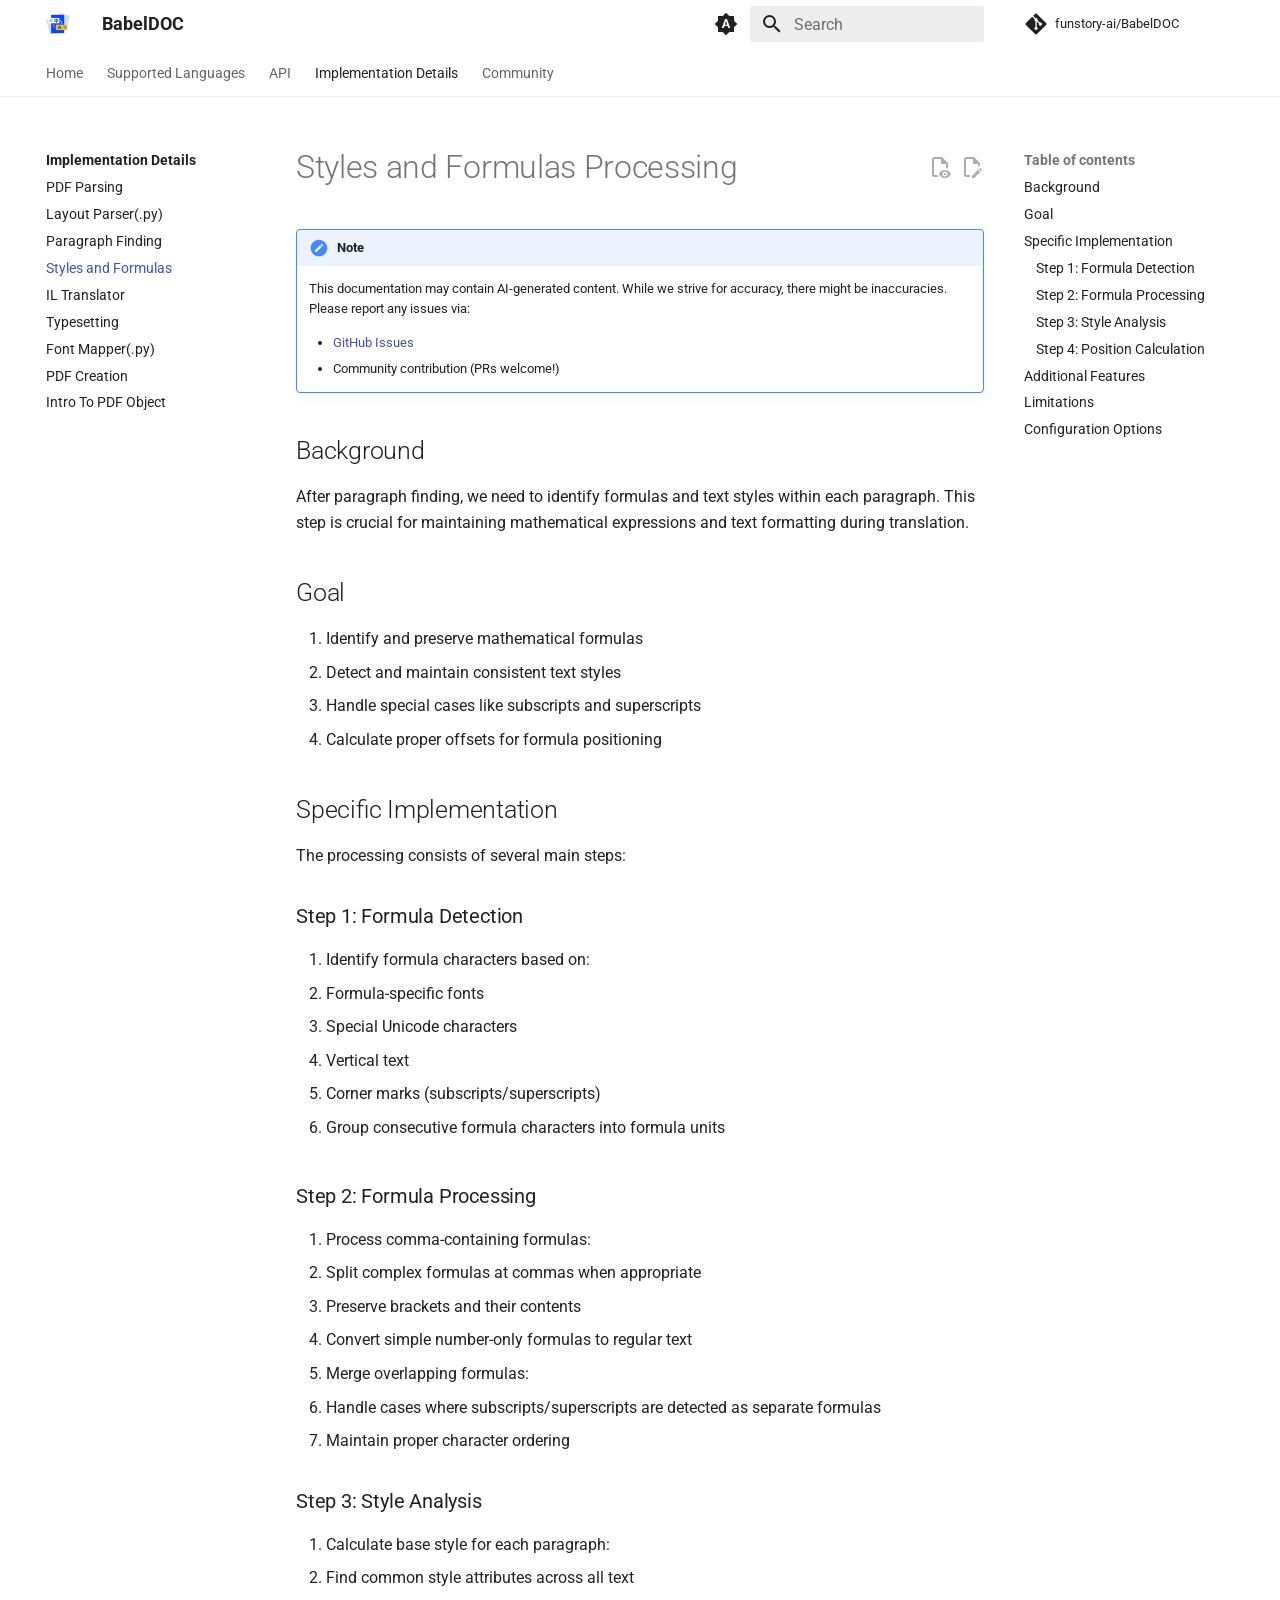
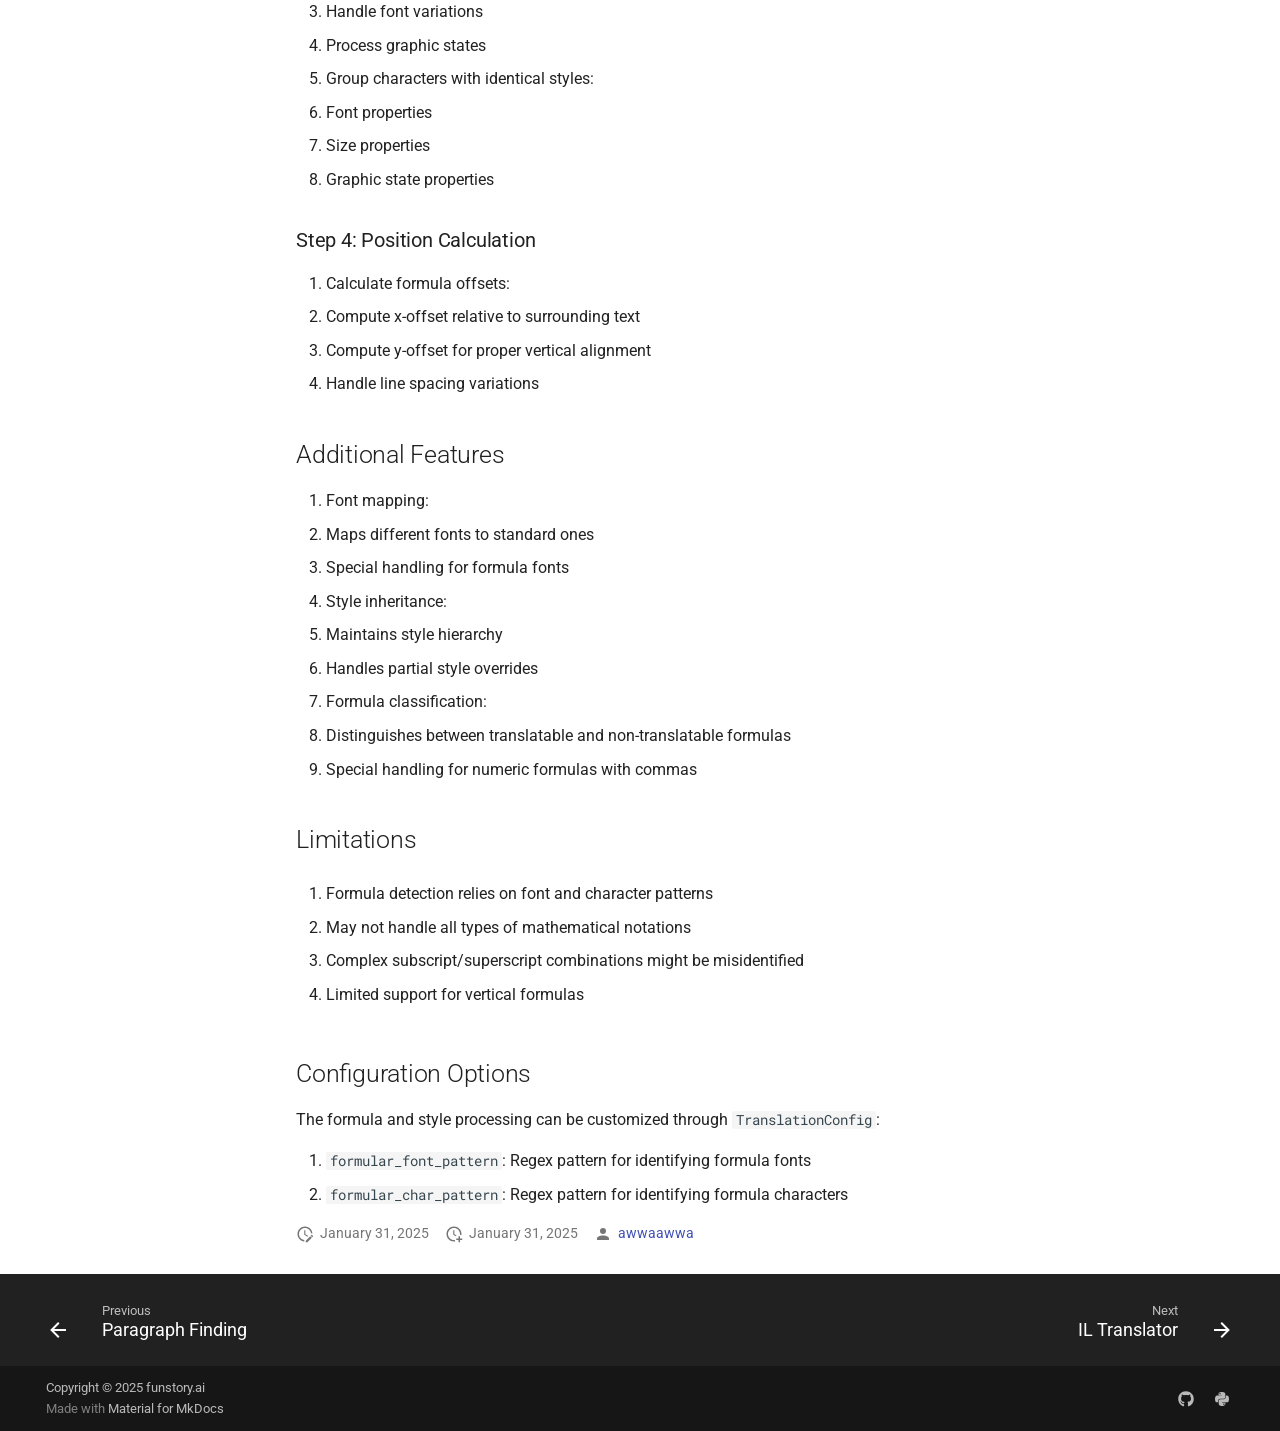
<file: ImplementationDetails/StylesAndFormulas/StylesAndFormulas/index.html>
<!doctype html><html lang=en class=no-js> <head><meta charset=utf-8><meta name=viewport content="width=device-width,initial-scale=1"><meta name=description content="Write your documentation in Markdown and create a professional static site in minutes – searchable, customizable, in 60+ languages, for all devices"><meta name=author content=funstory.ai><link href=https://squidfunk.github.io/mkdocs-material/ImplementationDetails/StylesAndFormulas/StylesAndFormulas/ rel=canonical><link href=../../ParagraphFinding/ParagraphFinding/ rel=prev><link href=../../ILTranslator/ILTranslator/ rel=next><link rel=icon href=../../../images/babeldoc-small-logo-with-transparent-background.svg><meta name=generator content="mkdocs-1.6.1, mkdocs-material-9.7.6"><title>Styles and Formulas - BabelDOC</title><link rel=stylesheet href=../../../assets/stylesheets/main.484c7ddc.min.css><link rel=stylesheet href=../../../assets/stylesheets/palette.ab4e12ef.min.css><link rel=preconnect href=https://fonts.gstatic.com crossorigin><link rel=stylesheet href="https://fonts.googleapis.com/css?family=Roboto:300,300i,400,400i,700,700i%7CRoboto+Mono:400,400i,700,700i&display=fallback"><style>:root{--md-text-font:"Roboto";--md-code-font:"Roboto Mono"}</style><script>__md_scope=new URL("../../..",location),__md_hash=e=>[...e].reduce(((e,_)=>(e<<5)-e+_.charCodeAt(0)),0),__md_get=(e,_=localStorage,t=__md_scope)=>JSON.parse(_.getItem(t.pathname+"."+e)),__md_set=(e,_,t=localStorage,a=__md_scope)=>{try{t.setItem(a.pathname+"."+e,JSON.stringify(_))}catch(e){}}</script></head> <body dir=ltr data-md-color-scheme=default data-md-color-primary=indigo data-md-color-accent=indigo> <input class=md-toggle data-md-toggle=drawer type=checkbox id=__drawer autocomplete=off> <input class=md-toggle data-md-toggle=search type=checkbox id=__search autocomplete=off> <label class=md-overlay for=__drawer></label> <div data-md-component=skip> <a href=#styles-and-formulas-processing class=md-skip> Skip to content </a> </div> <div data-md-component=announce> </div> <header class=md-header data-md-component=header> <nav class="md-header__inner md-grid" aria-label=Header> <a href=../../.. title=BabelDOC class="md-header__button md-logo" aria-label=BabelDOC data-md-component=logo> <img src=../../../images/babeldoc-small-logo-with-transparent-background.svg alt=logo> </a> <label class="md-header__button md-icon" for=__drawer> <svg xmlns=http://www.w3.org/2000/svg viewbox="0 0 24 24"><path d="M3 6h18v2H3zm0 5h18v2H3zm0 5h18v2H3z"/></svg> </label> <div class=md-header__title data-md-component=header-title> <div class=md-header__ellipsis> <div class=md-header__topic> <span class=md-ellipsis> BabelDOC </span> </div> <div class=md-header__topic data-md-component=header-topic> <span class=md-ellipsis> Styles and Formulas </span> </div> </div> </div> <form class=md-header__option data-md-component=palette> <input class=md-option data-md-color-media=(prefers-color-scheme) data-md-color-scheme=default data-md-color-primary=indigo data-md-color-accent=indigo aria-label="Switch to light mode" type=radio name=__palette id=__palette_0> <label class="md-header__button md-icon" title="Switch to light mode" for=__palette_1 hidden> <svg xmlns=http://www.w3.org/2000/svg viewbox="0 0 24 24"><path d="m14.3 16-.7-2h-3.2l-.7 2H7.8L11 7h2l3.2 9zM20 8.69V4h-4.69L12 .69 8.69 4H4v4.69L.69 12 4 15.31V20h4.69L12 23.31 15.31 20H20v-4.69L23.31 12zm-9.15 3.96h2.3L12 9z"/></svg> </label> <input class=md-option data-md-color-media="(prefers-color-scheme: light)" data-md-color-scheme=default data-md-color-primary=white data-md-color-accent=indigo aria-label="Switch to dark mode" type=radio name=__palette id=__palette_1> <label class="md-header__button md-icon" title="Switch to dark mode" for=__palette_2 hidden> <svg xmlns=http://www.w3.org/2000/svg viewbox="0 0 24 24"><path d="M12 8a4 4 0 0 0-4 4 4 4 0 0 0 4 4 4 4 0 0 0 4-4 4 4 0 0 0-4-4m0 10a6 6 0 0 1-6-6 6 6 0 0 1 6-6 6 6 0 0 1 6 6 6 6 0 0 1-6 6m8-9.31V4h-4.69L12 .69 8.69 4H4v4.69L.69 12 4 15.31V20h4.69L12 23.31 15.31 20H20v-4.69L23.31 12z"/></svg> </label> <input class=md-option data-md-color-media="(prefers-color-scheme: dark)" data-md-color-scheme=slate data-md-color-primary=black data-md-color-accent=indigo aria-label="Switch to system preference" type=radio name=__palette id=__palette_2> <label class="md-header__button md-icon" title="Switch to system preference" for=__palette_0 hidden> <svg xmlns=http://www.w3.org/2000/svg viewbox="0 0 24 24"><path d="M12 18c-.89 0-1.74-.2-2.5-.55C11.56 16.5 13 14.42 13 12s-1.44-4.5-3.5-5.45C10.26 6.2 11.11 6 12 6a6 6 0 0 1 6 6 6 6 0 0 1-6 6m8-9.31V4h-4.69L12 .69 8.69 4H4v4.69L.69 12 4 15.31V20h4.69L12 23.31 15.31 20H20v-4.69L23.31 12z"/></svg> </label> </form> <script>var palette=__md_get("__palette");if(palette&&palette.color){if("(prefers-color-scheme)"===palette.color.media){var media=matchMedia("(prefers-color-scheme: light)"),input=document.querySelector(media.matches?"[data-md-color-media='(prefers-color-scheme: light)']":"[data-md-color-media='(prefers-color-scheme: dark)']");palette.color.media=input.getAttribute("data-md-color-media"),palette.color.scheme=input.getAttribute("data-md-color-scheme"),palette.color.primary=input.getAttribute("data-md-color-primary"),palette.color.accent=input.getAttribute("data-md-color-accent")}for(var[key,value]of Object.entries(palette.color))document.body.setAttribute("data-md-color-"+key,value)}</script> <label class="md-header__button md-icon" for=__search> <svg xmlns=http://www.w3.org/2000/svg viewbox="0 0 24 24"><path d="M9.5 3A6.5 6.5 0 0 1 16 9.5c0 1.61-.59 3.09-1.56 4.23l.27.27h.79l5 5-1.5 1.5-5-5v-.79l-.27-.27A6.52 6.52 0 0 1 9.5 16 6.5 6.5 0 0 1 3 9.5 6.5 6.5 0 0 1 9.5 3m0 2C7 5 5 7 5 9.5S7 14 9.5 14 14 12 14 9.5 12 5 9.5 5"/></svg> </label> <div class=md-search data-md-component=search role=dialog> <label class=md-search__overlay for=__search></label> <div class=md-search__inner role=search> <form class=md-search__form name=search> <input type=text class=md-search__input name=query aria-label=Search placeholder=Search autocapitalize=off autocorrect=off autocomplete=off spellcheck=false data-md-component=search-query required> <label class="md-search__icon md-icon" for=__search> <svg xmlns=http://www.w3.org/2000/svg viewbox="0 0 24 24"><path d="M9.5 3A6.5 6.5 0 0 1 16 9.5c0 1.61-.59 3.09-1.56 4.23l.27.27h.79l5 5-1.5 1.5-5-5v-.79l-.27-.27A6.52 6.52 0 0 1 9.5 16 6.5 6.5 0 0 1 3 9.5 6.5 6.5 0 0 1 9.5 3m0 2C7 5 5 7 5 9.5S7 14 9.5 14 14 12 14 9.5 12 5 9.5 5"/></svg> <svg xmlns=http://www.w3.org/2000/svg viewbox="0 0 24 24"><path d="M20 11v2H8l5.5 5.5-1.42 1.42L4.16 12l7.92-7.92L13.5 5.5 8 11z"/></svg> </label> <nav class=md-search__options aria-label=Search> <a href=javascript:void(0) class="md-search__icon md-icon" title=Share aria-label=Share data-clipboard data-clipboard-text data-md-component=search-share tabindex=-1> <svg xmlns=http://www.w3.org/2000/svg viewbox="0 0 24 24"><path d="M18 16.08c-.76 0-1.44.3-1.96.77L8.91 12.7c.05-.23.09-.46.09-.7s-.04-.47-.09-.7l7.05-4.11c.54.5 1.25.81 2.04.81a3 3 0 0 0 3-3 3 3 0 0 0-3-3 3 3 0 0 0-3 3c0 .24.04.47.09.7L8.04 9.81C7.5 9.31 6.79 9 6 9a3 3 0 0 0-3 3 3 3 0 0 0 3 3c.79 0 1.5-.31 2.04-.81l7.12 4.15c-.05.21-.08.43-.08.66 0 1.61 1.31 2.91 2.92 2.91s2.92-1.3 2.92-2.91A2.92 2.92 0 0 0 18 16.08"/></svg> </a> <button type=reset class="md-search__icon md-icon" title=Clear aria-label=Clear tabindex=-1> <svg xmlns=http://www.w3.org/2000/svg viewbox="0 0 24 24"><path d="M19 6.41 17.59 5 12 10.59 6.41 5 5 6.41 10.59 12 5 17.59 6.41 19 12 13.41 17.59 19 19 17.59 13.41 12z"/></svg> </button> </nav> <div class=md-search__suggest data-md-component=search-suggest></div> </form> <div class=md-search__output> <div class=md-search__scrollwrap tabindex=0 data-md-scrollfix> <div class=md-search-result data-md-component=search-result> <div class=md-search-result__meta> Initializing search </div> <ol class=md-search-result__list role=presentation></ol> </div> </div> </div> </div> </div> <div class=md-header__source> <a href=https://github.com/funstory-ai/BabelDOC title="Go to repository" class=md-source data-md-component=source> <div class="md-source__icon md-icon"> <svg xmlns=http://www.w3.org/2000/svg viewbox="0 0 448 512"><!-- Font Awesome Free 7.1.0 by @fontawesome - https://fontawesome.com License - https://fontawesome.com/license/free (Icons: CC BY 4.0, Fonts: SIL OFL 1.1, Code: MIT License) Copyright 2025 Fonticons, Inc.--><path d="M439.6 236.1 244 40.5c-5.4-5.5-12.8-8.5-20.4-8.5s-15 3-20.4 8.4L162.5 81l51.5 51.5c27.1-9.1 52.7 16.8 43.4 43.7l49.7 49.7c34.2-11.8 61.2 31 35.5 56.7-26.5 26.5-70.2-2.9-56-37.3L240.3 199v121.9c25.3 12.5 22.3 41.8 9.1 55-6.4 6.4-15.2 10.1-24.3 10.1s-17.8-3.6-24.3-10.1c-17.6-17.6-11.1-46.9 11.2-56v-123c-20.8-8.5-24.6-30.7-18.6-45L142.6 101 8.5 235.1C3 240.6 0 247.9 0 255.5s3 15 8.5 20.4l195.6 195.7c5.4 5.4 12.7 8.4 20.4 8.4s15-3 20.4-8.4l194.7-194.7c5.4-5.4 8.4-12.8 8.4-20.4s-3-15-8.4-20.4"/></svg> </div> <div class=md-source__repository> funstory-ai/BabelDOC </div> </a> </div> </nav> </header> <div class=md-container data-md-component=container> <nav class=md-tabs aria-label=Tabs data-md-component=tabs> <div class=md-grid> <ul class=md-tabs__list> <li class=md-tabs__item> <a href=../../.. class=md-tabs__link> Home </a> </li> <li class=md-tabs__item> <a href=../../../supported_languages/ class=md-tabs__link> Supported Languages </a> </li> <li class=md-tabs__item> <a href=../../AsyncTranslate/AsyncTranslate/ class=md-tabs__link> API </a> </li> <li class="md-tabs__item md-tabs__item--active"> <a href=../../ class=md-tabs__link> Implementation Details </a> </li> <li class=md-tabs__item> <a href=../../../CODE_OF_CONDUCT/ class=md-tabs__link> Community </a> </li> </ul> </div> </nav> <main class=md-main data-md-component=main> <div class="md-main__inner md-grid"> <div class="md-sidebar md-sidebar--primary" data-md-component=sidebar data-md-type=navigation> <div class=md-sidebar__scrollwrap> <div class=md-sidebar__inner> <nav class="md-nav md-nav--primary md-nav--lifted" aria-label=Navigation data-md-level=0> <label class=md-nav__title for=__drawer> <a href=../../.. title=BabelDOC class="md-nav__button md-logo" aria-label=BabelDOC data-md-component=logo> <img src=../../../images/babeldoc-small-logo-with-transparent-background.svg alt=logo> </a> BabelDOC </label> <div class=md-nav__source> <a href=https://github.com/funstory-ai/BabelDOC title="Go to repository" class=md-source data-md-component=source> <div class="md-source__icon md-icon"> <svg xmlns=http://www.w3.org/2000/svg viewbox="0 0 448 512"><!-- Font Awesome Free 7.1.0 by @fontawesome - https://fontawesome.com License - https://fontawesome.com/license/free (Icons: CC BY 4.0, Fonts: SIL OFL 1.1, Code: MIT License) Copyright 2025 Fonticons, Inc.--><path d="M439.6 236.1 244 40.5c-5.4-5.5-12.8-8.5-20.4-8.5s-15 3-20.4 8.4L162.5 81l51.5 51.5c27.1-9.1 52.7 16.8 43.4 43.7l49.7 49.7c34.2-11.8 61.2 31 35.5 56.7-26.5 26.5-70.2-2.9-56-37.3L240.3 199v121.9c25.3 12.5 22.3 41.8 9.1 55-6.4 6.4-15.2 10.1-24.3 10.1s-17.8-3.6-24.3-10.1c-17.6-17.6-11.1-46.9 11.2-56v-123c-20.8-8.5-24.6-30.7-18.6-45L142.6 101 8.5 235.1C3 240.6 0 247.9 0 255.5s3 15 8.5 20.4l195.6 195.7c5.4 5.4 12.7 8.4 20.4 8.4s15-3 20.4-8.4l194.7-194.7c5.4-5.4 8.4-12.8 8.4-20.4s-3-15-8.4-20.4"/></svg> </div> <div class=md-source__repository> funstory-ai/BabelDOC </div> </a> </div> <ul class=md-nav__list data-md-scrollfix> <li class=md-nav__item> <a href=../../.. class=md-nav__link> <span class=md-ellipsis> Home </span> </a> </li> <li class=md-nav__item> <a href=../../../supported_languages/ class=md-nav__link> <span class=md-ellipsis> Supported Languages </span> </a> </li> <li class="md-nav__item md-nav__item--nested"> <input class="md-nav__toggle md-toggle " type=checkbox id=__nav_3> <label class=md-nav__link for=__nav_3 id=__nav_3_label tabindex=0> <span class=md-ellipsis> API </span> <span class="md-nav__icon md-icon"></span> </label> <nav class=md-nav data-md-level=1 aria-labelledby=__nav_3_label aria-expanded=false> <label class=md-nav__title for=__nav_3> <span class="md-nav__icon md-icon"></span> API </label> <ul class=md-nav__list data-md-scrollfix> <li class=md-nav__item> <a href=../../AsyncTranslate/AsyncTranslate/ class=md-nav__link> <span class=md-ellipsis> Async Translation API </span> </a> </li> </ul> </nav> </li> <li class="md-nav__item md-nav__item--active md-nav__item--section md-nav__item--nested"> <input class="md-nav__toggle md-toggle " type=checkbox id=__nav_4 checked> <div class="md-nav__link md-nav__container"> <a href=../../ class="md-nav__link "> <span class=md-ellipsis> Implementation Details </span> </a> <label class="md-nav__link " for=__nav_4 id=__nav_4_label tabindex> <span class="md-nav__icon md-icon"></span> </label> </div> <nav class=md-nav data-md-level=1 aria-labelledby=__nav_4_label aria-expanded=true> <label class=md-nav__title for=__nav_4> <span class="md-nav__icon md-icon"></span> Implementation Details </label> <ul class=md-nav__list data-md-scrollfix> <li class=md-nav__item> <a href=../../PDFParsing/PDFParsing/ class=md-nav__link> <span class=md-ellipsis> PDF Parsing </span> </a> </li> <li class=md-nav__item> <a href=https://github.com/funstory-ai/BabelDOC/blob/main/babeldoc/format/pdf/document_il/midend/layout_parser.py class=md-nav__link> <span class=md-ellipsis> Layout Parser(.py) </span> </a> </li> <li class=md-nav__item> <a href=../../ParagraphFinding/ParagraphFinding/ class=md-nav__link> <span class=md-ellipsis> Paragraph Finding </span> </a> </li> <li class="md-nav__item md-nav__item--active"> <input class="md-nav__toggle md-toggle" type=checkbox id=__toc> <label class="md-nav__link md-nav__link--active" for=__toc> <span class=md-ellipsis> Styles and Formulas </span> <span class="md-nav__icon md-icon"></span> </label> <a href=./ class="md-nav__link md-nav__link--active"> <span class=md-ellipsis> Styles and Formulas </span> </a> <nav class="md-nav md-nav--secondary" aria-label="Table of contents"> <label class=md-nav__title for=__toc> <span class="md-nav__icon md-icon"></span> Table of contents </label> <ul class=md-nav__list data-md-component=toc data-md-scrollfix> <li class=md-nav__item> <a href=#background class=md-nav__link> <span class=md-ellipsis> Background </span> </a> </li> <li class=md-nav__item> <a href=#goal class=md-nav__link> <span class=md-ellipsis> Goal </span> </a> </li> <li class=md-nav__item> <a href=#specific-implementation class=md-nav__link> <span class=md-ellipsis> Specific Implementation </span> </a> <nav class=md-nav aria-label="Specific Implementation"> <ul class=md-nav__list> <li class=md-nav__item> <a href=#step-1-formula-detection class=md-nav__link> <span class=md-ellipsis> Step 1: Formula Detection </span> </a> </li> <li class=md-nav__item> <a href=#step-2-formula-processing class=md-nav__link> <span class=md-ellipsis> Step 2: Formula Processing </span> </a> </li> <li class=md-nav__item> <a href=#step-3-style-analysis class=md-nav__link> <span class=md-ellipsis> Step 3: Style Analysis </span> </a> </li> <li class=md-nav__item> <a href=#step-4-position-calculation class=md-nav__link> <span class=md-ellipsis> Step 4: Position Calculation </span> </a> </li> </ul> </nav> </li> <li class=md-nav__item> <a href=#additional-features class=md-nav__link> <span class=md-ellipsis> Additional Features </span> </a> </li> <li class=md-nav__item> <a href=#limitations class=md-nav__link> <span class=md-ellipsis> Limitations </span> </a> </li> <li class=md-nav__item> <a href=#configuration-options class=md-nav__link> <span class=md-ellipsis> Configuration Options </span> </a> </li> </ul> </nav> </li> <li class=md-nav__item> <a href=../../ILTranslator/ILTranslator/ class=md-nav__link> <span class=md-ellipsis> IL Translator </span> </a> </li> <li class=md-nav__item> <a href=../../Typesetting/Typesetting/ class=md-nav__link> <span class=md-ellipsis> Typesetting </span> </a> </li> <li class=md-nav__item> <a href=https://github.com/funstory-ai/BabelDOC/blob/main/babeldoc/format/pdf/document_il/utils/fontmap.py class=md-nav__link> <span class=md-ellipsis> Font Mapper(.py) </span> </a> </li> <li class=md-nav__item> <a href=../../PDFCreation/PDFCreation/ class=md-nav__link> <span class=md-ellipsis> PDF Creation </span> </a> </li> <li class=md-nav__item> <a href=../../../intro-to-pdf-object/ class=md-nav__link> <span class=md-ellipsis> Intro To PDF Object </span> </a> </li> </ul> </nav> </li> <li class="md-nav__item md-nav__item--nested"> <input class="md-nav__toggle md-toggle " type=checkbox id=__nav_5> <label class=md-nav__link for=__nav_5 id=__nav_5_label tabindex=0> <span class=md-ellipsis> Community </span> <span class="md-nav__icon md-icon"></span> </label> <nav class=md-nav data-md-level=1 aria-labelledby=__nav_5_label aria-expanded=false> <label class=md-nav__title for=__nav_5> <span class="md-nav__icon md-icon"></span> Community </label> <ul class=md-nav__list data-md-scrollfix> <li class=md-nav__item> <a href=../../../CODE_OF_CONDUCT/ class=md-nav__link> <span class=md-ellipsis> Code of Conduct </span> </a> </li> <li class="md-nav__item md-nav__item--nested"> <input class="md-nav__toggle md-toggle " type=checkbox id=__nav_5_2> <label class=md-nav__link for=__nav_5_2 id=__nav_5_2_label tabindex=0> <span class=md-ellipsis> Contributing </span> <span class="md-nav__icon md-icon"></span> </label> <nav class=md-nav data-md-level=2 aria-labelledby=__nav_5_2_label aria-expanded=false> <label class=md-nav__title for=__nav_5_2> <span class="md-nav__icon md-icon"></span> Contributing </label> <ul class=md-nav__list data-md-scrollfix> <li class=md-nav__item> <a href=../../../CONTRIBUTING/ class=md-nav__link> <span class=md-ellipsis> Contributing </span> </a> </li> <li class=md-nav__item> <a href=../../../CONTRIBUTOR_REWARD/ class=md-nav__link> <span class=md-ellipsis> Contributor Reward </span> </a> </li> </ul> </nav> </li> </ul> </nav> </li> </ul> </nav> </div> </div> </div> <div class="md-sidebar md-sidebar--secondary" data-md-component=sidebar data-md-type=toc> <div class=md-sidebar__scrollwrap> <div class=md-sidebar__inner> <nav class="md-nav md-nav--secondary" aria-label="Table of contents"> <label class=md-nav__title for=__toc> <span class="md-nav__icon md-icon"></span> Table of contents </label> <ul class=md-nav__list data-md-component=toc data-md-scrollfix> <li class=md-nav__item> <a href=#background class=md-nav__link> <span class=md-ellipsis> Background </span> </a> </li> <li class=md-nav__item> <a href=#goal class=md-nav__link> <span class=md-ellipsis> Goal </span> </a> </li> <li class=md-nav__item> <a href=#specific-implementation class=md-nav__link> <span class=md-ellipsis> Specific Implementation </span> </a> <nav class=md-nav aria-label="Specific Implementation"> <ul class=md-nav__list> <li class=md-nav__item> <a href=#step-1-formula-detection class=md-nav__link> <span class=md-ellipsis> Step 1: Formula Detection </span> </a> </li> <li class=md-nav__item> <a href=#step-2-formula-processing class=md-nav__link> <span class=md-ellipsis> Step 2: Formula Processing </span> </a> </li> <li class=md-nav__item> <a href=#step-3-style-analysis class=md-nav__link> <span class=md-ellipsis> Step 3: Style Analysis </span> </a> </li> <li class=md-nav__item> <a href=#step-4-position-calculation class=md-nav__link> <span class=md-ellipsis> Step 4: Position Calculation </span> </a> </li> </ul> </nav> </li> <li class=md-nav__item> <a href=#additional-features class=md-nav__link> <span class=md-ellipsis> Additional Features </span> </a> </li> <li class=md-nav__item> <a href=#limitations class=md-nav__link> <span class=md-ellipsis> Limitations </span> </a> </li> <li class=md-nav__item> <a href=#configuration-options class=md-nav__link> <span class=md-ellipsis> Configuration Options </span> </a> </li> </ul> </nav> </div> </div> </div> <div class=md-content data-md-component=content> <article class="md-content__inner md-typeset"> <a href=https://github.com/funstory-ai/BabelDOC/edit/main/docs/ImplementationDetails/StylesAndFormulas/StylesAndFormulas.md title="Edit this page" class="md-content__button md-icon" rel=edit> <svg xmlns=http://www.w3.org/2000/svg viewbox="0 0 24 24"><path d="M10 20H6V4h7v5h5v3.1l2-2V8l-6-6H6c-1.1 0-2 .9-2 2v16c0 1.1.9 2 2 2h4zm10.2-7c.1 0 .3.1.4.2l1.3 1.3c.2.2.2.6 0 .8l-1 1-2.1-2.1 1-1c.1-.1.2-.2.4-.2m0 3.9L14.1 23H12v-2.1l6.1-6.1z"/></svg> </a> <a href=https://github.com/funstory-ai/BabelDOC/raw/main/docs/ImplementationDetails/StylesAndFormulas/StylesAndFormulas.md title="View source of this page" class="md-content__button md-icon"> <svg xmlns=http://www.w3.org/2000/svg viewbox="0 0 24 24"><path d="M17 18c.56 0 1 .44 1 1s-.44 1-1 1-1-.44-1-1 .44-1 1-1m0-3c-2.73 0-5.06 1.66-6 4 .94 2.34 3.27 4 6 4s5.06-1.66 6-4c-.94-2.34-3.27-4-6-4m0 6.5a2.5 2.5 0 0 1-2.5-2.5 2.5 2.5 0 0 1 2.5-2.5 2.5 2.5 0 0 1 2.5 2.5 2.5 2.5 0 0 1-2.5 2.5M9.27 20H6V4h7v5h5v4.07c.7.08 1.36.25 2 .49V8l-6-6H6a2 2 0 0 0-2 2v16a2 2 0 0 0 2 2h4.5a8.2 8.2 0 0 1-1.23-2"/></svg> </a> <h1 id=styles-and-formulas-processing>Styles and Formulas Processing</h1> <div class="admonition note"> <p class=admonition-title>Note</p> <p>This documentation may contain AI-generated content. While we strive for accuracy, there might be inaccuracies. Please report any issues via:</p> <ul> <li><a href=https://github.com/funstory-ai/yadt/issues>GitHub Issues</a></li> <li>Community contribution (PRs welcome!)</li> </ul> </div> <h2 id=background>Background</h2> <p>After paragraph finding, we need to identify formulas and text styles within each paragraph. This step is crucial for maintaining mathematical expressions and text formatting during translation.</p> <h2 id=goal>Goal</h2> <ol> <li>Identify and preserve mathematical formulas</li> <li>Detect and maintain consistent text styles</li> <li>Handle special cases like subscripts and superscripts</li> <li>Calculate proper offsets for formula positioning</li> </ol> <h2 id=specific-implementation>Specific Implementation</h2> <p>The processing consists of several main steps:</p> <h3 id=step-1-formula-detection>Step 1: Formula Detection</h3> <ol> <li>Identify formula characters based on:</li> <li>Formula-specific fonts</li> <li>Special Unicode characters</li> <li>Vertical text</li> <li> <p>Corner marks (subscripts/superscripts)</p> </li> <li> <p>Group consecutive formula characters into formula units</p> </li> </ol> <h3 id=step-2-formula-processing>Step 2: Formula Processing</h3> <ol> <li>Process comma-containing formulas:</li> <li>Split complex formulas at commas when appropriate</li> <li>Preserve brackets and their contents</li> <li> <p>Convert simple number-only formulas to regular text</p> </li> <li> <p>Merge overlapping formulas:</p> </li> <li>Handle cases where subscripts/superscripts are detected as separate formulas</li> <li>Maintain proper character ordering</li> </ol> <h3 id=step-3-style-analysis>Step 3: Style Analysis</h3> <ol> <li>Calculate base style for each paragraph:</li> <li>Find common style attributes across all text</li> <li>Handle font variations</li> <li> <p>Process graphic states</p> </li> <li> <p>Group characters with identical styles:</p> </li> <li>Font properties</li> <li>Size properties</li> <li>Graphic state properties</li> </ol> <h3 id=step-4-position-calculation>Step 4: Position Calculation</h3> <ol> <li>Calculate formula offsets:</li> <li>Compute x-offset relative to surrounding text</li> <li>Compute y-offset for proper vertical alignment</li> <li>Handle line spacing variations</li> </ol> <h2 id=additional-features>Additional Features</h2> <ol> <li>Font mapping:</li> <li>Maps different fonts to standard ones</li> <li> <p>Special handling for formula fonts</p> </li> <li> <p>Style inheritance:</p> </li> <li>Maintains style hierarchy</li> <li> <p>Handles partial style overrides</p> </li> <li> <p>Formula classification:</p> </li> <li>Distinguishes between translatable and non-translatable formulas</li> <li>Special handling for numeric formulas with commas</li> </ol> <h2 id=limitations>Limitations</h2> <ol> <li> <p>Formula detection relies on font and character patterns</p> </li> <li> <p>May not handle all types of mathematical notations</p> </li> <li> <p>Complex subscript/superscript combinations might be misidentified</p> </li> <li> <p>Limited support for vertical formulas</p> </li> </ol> <h2 id=configuration-options>Configuration Options</h2> <p>The formula and style processing can be customized through <code>TranslationConfig</code>:</p> <ol> <li><code>formular_font_pattern</code>: Regex pattern for identifying formula fonts</li> <li><code>formular_char_pattern</code>: Regex pattern for identifying formula characters </li> </ol> <aside class=md-source-file> <span class=md-source-file__fact> <span class=md-icon title="Last update"> <svg xmlns=http://www.w3.org/2000/svg viewbox="0 0 24 24"><path d="M21 13.1c-.1 0-.3.1-.4.2l-1 1 2.1 2.1 1-1c.2-.2.2-.6 0-.8l-1.3-1.3c-.1-.1-.2-.2-.4-.2m-1.9 1.8-6.1 6V23h2.1l6.1-6.1zM12.5 7v5.2l4 2.4-1 1L11 13V7zM11 21.9c-5.1-.5-9-4.8-9-9.9C2 6.5 6.5 2 12 2c5.3 0 9.6 4.1 10 9.3-.3-.1-.6-.2-1-.2s-.7.1-1 .2C19.6 7.2 16.2 4 12 4c-4.4 0-8 3.6-8 8 0 4.1 3.1 7.5 7.1 7.9l-.1.2z"/></svg> </span> <span class="git-revision-date-localized-plugin git-revision-date-localized-plugin-date" title="January 31, 2025 15:17:18 UTC">January 31, 2025</span> </span> <span class=md-source-file__fact> <span class=md-icon title=Created> <svg xmlns=http://www.w3.org/2000/svg viewbox="0 0 24 24"><path d="M14.47 15.08 11 13V7h1.5v5.25l3.08 1.83c-.41.28-.79.62-1.11 1m-1.39 4.84c-.36.05-.71.08-1.08.08-4.42 0-8-3.58-8-8s3.58-8 8-8 8 3.58 8 8c0 .37-.03.72-.08 1.08.69.1 1.33.32 1.92.64.1-.56.16-1.13.16-1.72 0-5.5-4.5-10-10-10S2 6.5 2 12s4.47 10 10 10c.59 0 1.16-.06 1.72-.16-.32-.59-.54-1.23-.64-1.92M18 15v3h-3v2h3v3h2v-3h3v-2h-3v-3z"/></svg> </span> <span class="git-revision-date-localized-plugin git-revision-date-localized-plugin-date" title="January 31, 2025 15:15:05 UTC">January 31, 2025</span> </span> <span class=md-source-file__fact> <span class=md-icon title=Contributors> <svg xmlns=http://www.w3.org/2000/svg viewbox="0 0 24 24"><path d="M12 4a4 4 0 0 1 4 4 4 4 0 0 1-4 4 4 4 0 0 1-4-4 4 4 0 0 1 4-4m0 10c4.42 0 8 1.79 8 4v2H4v-2c0-2.21 3.58-4 8-4"/></svg> </span> <nav> <a href=mailto:8493196+awwaawwa@users.noreply.github.com>awwaawwa</a> </nav> </span> </aside> </article> </div> <script>var target=document.getElementById(location.hash.slice(1));target&&target.name&&(target.checked=target.name.startsWith("__tabbed_"))</script> </div> <button type=button class="md-top md-icon" data-md-component=top hidden> <svg xmlns=http://www.w3.org/2000/svg viewbox="0 0 24 24"><path d="M13 20h-2V8l-5.5 5.5-1.42-1.42L12 4.16l7.92 7.92-1.42 1.42L13 8z"/></svg> Back to top </button> </main> <footer class=md-footer> <nav class="md-footer__inner md-grid" aria-label=Footer> <a href=../../ParagraphFinding/ParagraphFinding/ class="md-footer__link md-footer__link--prev" aria-label="Previous: Paragraph Finding"> <div class="md-footer__button md-icon"> <svg xmlns=http://www.w3.org/2000/svg viewbox="0 0 24 24"><path d="M20 11v2H8l5.5 5.5-1.42 1.42L4.16 12l7.92-7.92L13.5 5.5 8 11z"/></svg> </div> <div class=md-footer__title> <span class=md-footer__direction> Previous </span> <div class=md-ellipsis> Paragraph Finding </div> </div> </a> <a href=../../ILTranslator/ILTranslator/ class="md-footer__link md-footer__link--next" aria-label="Next: IL Translator"> <div class=md-footer__title> <span class=md-footer__direction> Next </span> <div class=md-ellipsis> IL Translator </div> </div> <div class="md-footer__button md-icon"> <svg xmlns=http://www.w3.org/2000/svg viewbox="0 0 24 24"><path d="M4 11v2h12l-5.5 5.5 1.42 1.42L19.84 12l-7.92-7.92L10.5 5.5 16 11z"/></svg> </div> </a> </nav> <div class="md-footer-meta md-typeset"> <div class="md-footer-meta__inner md-grid"> <div class=md-copyright> <div class=md-copyright__highlight> Copyright &copy; 2025 funstory.ai </div> Made with <a href=https://squidfunk.github.io/mkdocs-material/ target=_blank rel=noopener> Material for MkDocs </a> </div> <div class=md-social> <a href=https://github.com/funstory-ai/BabelDOC target=_blank rel=noopener title=github.com class=md-social__link> <svg xmlns=http://www.w3.org/2000/svg viewbox="0 0 512 512"><!-- Font Awesome Free 7.1.0 by @fontawesome - https://fontawesome.com License - https://fontawesome.com/license/free (Icons: CC BY 4.0, Fonts: SIL OFL 1.1, Code: MIT License) Copyright 2025 Fonticons, Inc.--><path d="M173.9 397.4c0 2-2.3 3.6-5.2 3.6-3.3.3-5.6-1.3-5.6-3.6 0-2 2.3-3.6 5.2-3.6 3-.3 5.6 1.3 5.6 3.6m-31.1-4.5c-.7 2 1.3 4.3 4.3 4.9 2.6 1 5.6 0 6.2-2s-1.3-4.3-4.3-5.2c-2.6-.7-5.5.3-6.2 2.3m44.2-1.7c-2.9.7-4.9 2.6-4.6 4.9.3 2 2.9 3.3 5.9 2.6 2.9-.7 4.9-2.6 4.6-4.6-.3-1.9-3-3.2-5.9-2.9M252.8 8C114.1 8 8 113.3 8 252c0 110.9 69.8 205.8 169.5 239.2 12.8 2.3 17.3-5.6 17.3-12.1 0-6.2-.3-40.4-.3-61.4 0 0-70 15-84.7-29.8 0 0-11.4-29.1-27.8-36.6 0 0-22.9-15.7 1.6-15.4 0 0 24.9 2 38.6 25.8 21.9 38.6 58.6 27.5 72.9 20.9 2.3-16 8.8-27.1 16-33.7-55.9-6.2-112.3-14.3-112.3-110.5 0-27.5 7.6-41.3 23.6-58.9-2.6-6.5-11.1-33.3 2.6-67.9 20.9-6.5 69 27 69 27 20-5.6 41.5-8.5 62.8-8.5s42.8 2.9 62.8 8.5c0 0 48.1-33.6 69-27 13.7 34.7 5.2 61.4 2.6 67.9 16 17.7 25.8 31.5 25.8 58.9 0 96.5-58.9 104.2-114.8 110.5 9.2 7.9 17 22.9 17 46.4 0 33.7-.3 75.4-.3 83.6 0 6.5 4.6 14.4 17.3 12.1C436.2 457.8 504 362.9 504 252 504 113.3 391.5 8 252.8 8M105.2 352.9c-1.3 1-1 3.3.7 5.2 1.6 1.6 3.9 2.3 5.2 1 1.3-1 1-3.3-.7-5.2-1.6-1.6-3.9-2.3-5.2-1m-10.8-8.1c-.7 1.3.3 2.9 2.3 3.9 1.6 1 3.6.7 4.3-.7.7-1.3-.3-2.9-2.3-3.9-2-.6-3.6-.3-4.3.7m32.4 35.6c-1.6 1.3-1 4.3 1.3 6.2 2.3 2.3 5.2 2.6 6.5 1 1.3-1.3.7-4.3-1.3-6.2-2.2-2.3-5.2-2.6-6.5-1m-11.4-14.7c-1.6 1-1.6 3.6 0 5.9s4.3 3.3 5.6 2.3c1.6-1.3 1.6-3.9 0-6.2-1.4-2.3-4-3.3-5.6-2"/></svg> </a> <a href=https://pypi.org/project/BabelDOC/ target=_blank rel=noopener title=pypi.org class=md-social__link> <svg xmlns=http://www.w3.org/2000/svg viewbox="0 0 448 512"><!-- Font Awesome Free 7.1.0 by @fontawesome - https://fontawesome.com License - https://fontawesome.com/license/free (Icons: CC BY 4.0, Fonts: SIL OFL 1.1, Code: MIT License) Copyright 2025 Fonticons, Inc.--><path d="M439.8 200.5c-7.7-30.9-22.3-54.2-53.4-54.2h-40.1v47.4c0 36.8-31.2 67.8-66.8 67.8H172.7c-29.2 0-53.4 25-53.4 54.3v101.8c0 29 25.2 46 53.4 54.3 33.8 9.9 66.3 11.7 106.8 0 26.9-7.8 53.4-23.5 53.4-54.3v-40.7H226.2v-13.6h160.2c31.1 0 42.6-21.7 53.4-54.2 11.2-33.5 10.7-65.7 0-108.6M286.2 444.7a20.4 20.4 0 1 1 0-40.7 20.4 20.4 0 1 1 0 40.7M167.8 248.1h106.8c29.7 0 53.4-24.5 53.4-54.3V91.9c0-29-24.4-50.7-53.4-55.6-35.8-5.9-74.7-5.6-106.8.1-45.2 8-53.4 24.7-53.4 55.6v40.7h106.9v13.6h-147c-31.1 0-58.3 18.7-66.8 54.2-9.8 40.7-10.2 66.1 0 108.6 7.6 31.6 25.7 54.2 56.8 54.2H101v-48.8c0-35.3 30.5-66.4 66.8-66.4m-6.6-183.4a20.4 20.4 0 1 1 0 40.8 20.4 20.4 0 1 1 0-40.8"/></svg> </a> </div> </div> </div> </footer> </div> <div class=md-dialog data-md-component=dialog> <div class="md-dialog__inner md-typeset"></div> </div> <script id=__config type=application/json>{"annotate": null, "base": "../../..", "features": ["announce.dismiss", "content.action.edit", "content.action.view", "content.code.annotate", "content.code.copy", "content.code.select", "content.tooltips", "navigation.footer", "navigation.indexes", "navigation.sections", "navigation.tabs", "navigation.top", "navigation.tracking", "search.highlight", "search.share", "search.suggest", "toc.follow"], "search": "../../../assets/javascripts/workers/search.2c215733.min.js", "tags": null, "translations": {"clipboard.copied": "Copied to clipboard", "clipboard.copy": "Copy to clipboard", "search.result.more.one": "1 more on this page", "search.result.more.other": "# more on this page", "search.result.none": "No matching documents", "search.result.one": "1 matching document", "search.result.other": "# matching documents", "search.result.placeholder": "Type to start searching", "search.result.term.missing": "Missing", "select.version": "Select version"}, "version": null}</script> <script src=../../../assets/javascripts/bundle.79ae519e.min.js></script> </body> </html>
</file>
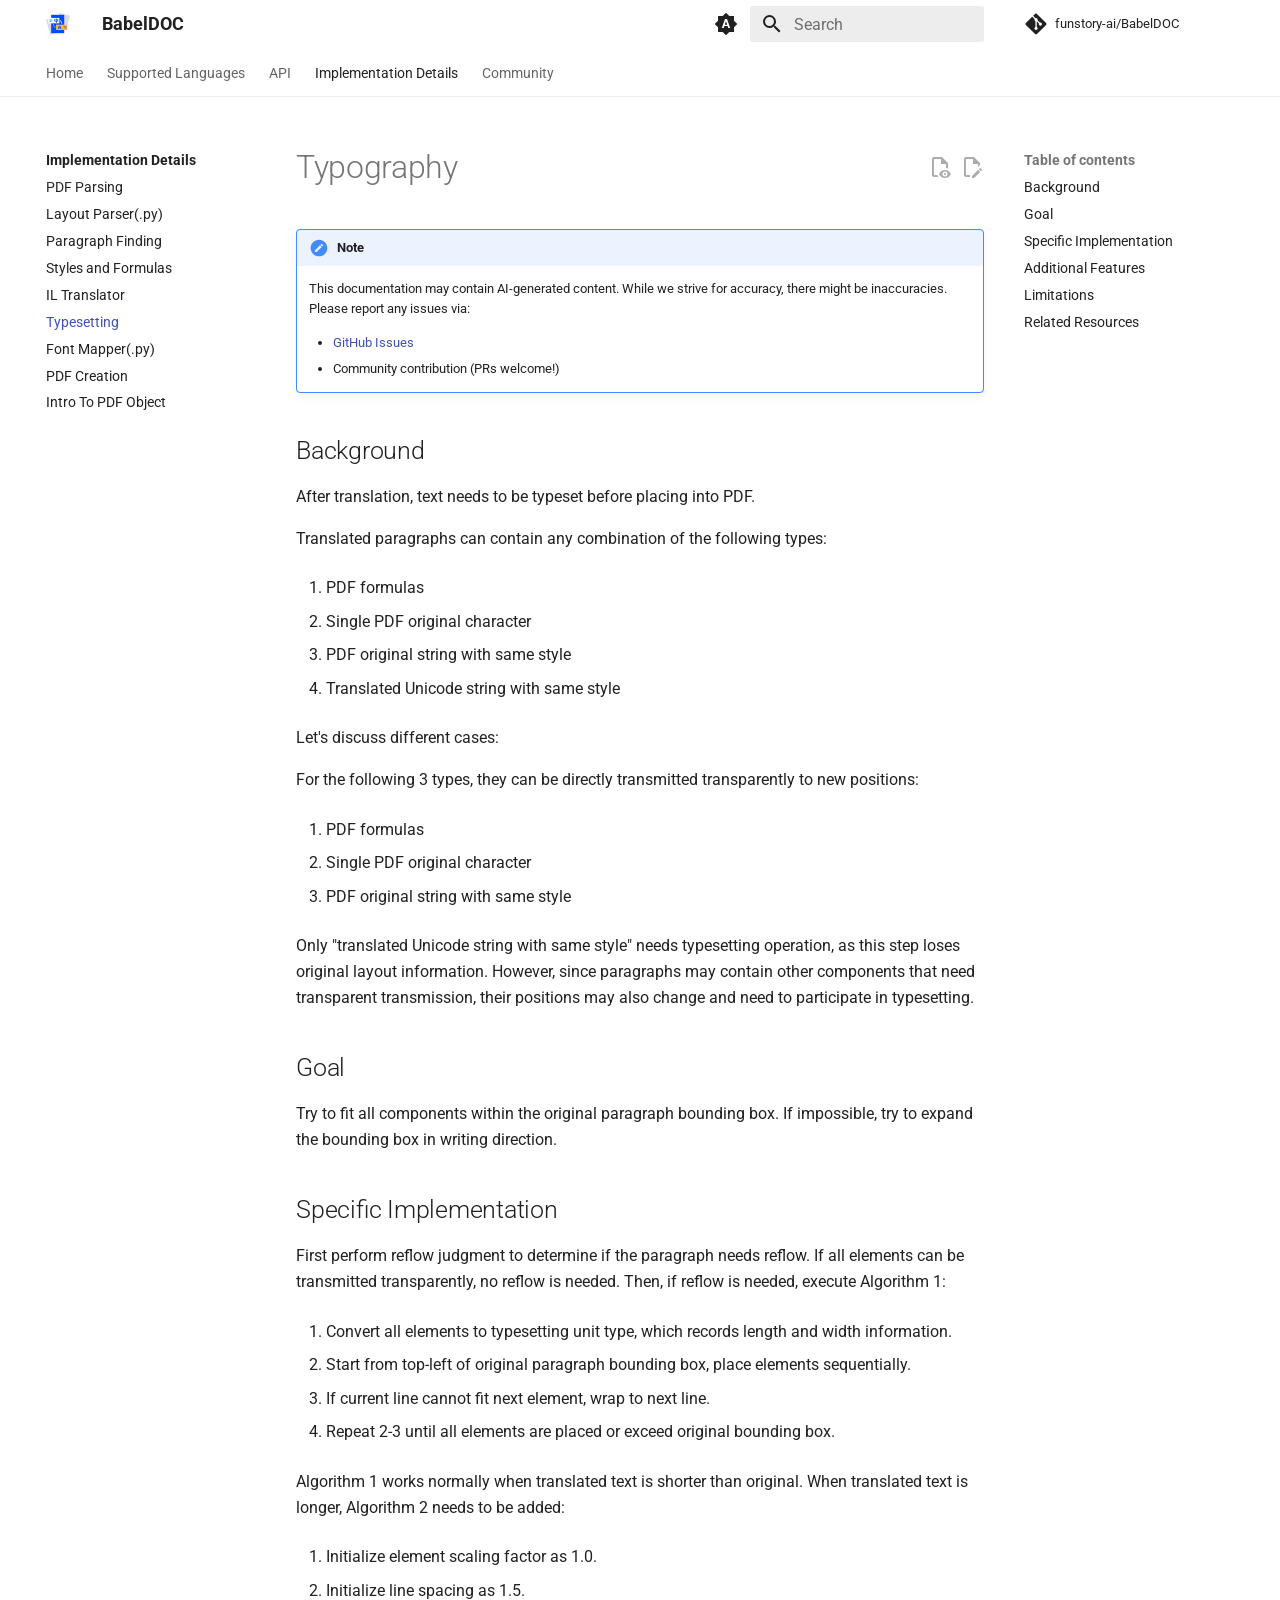
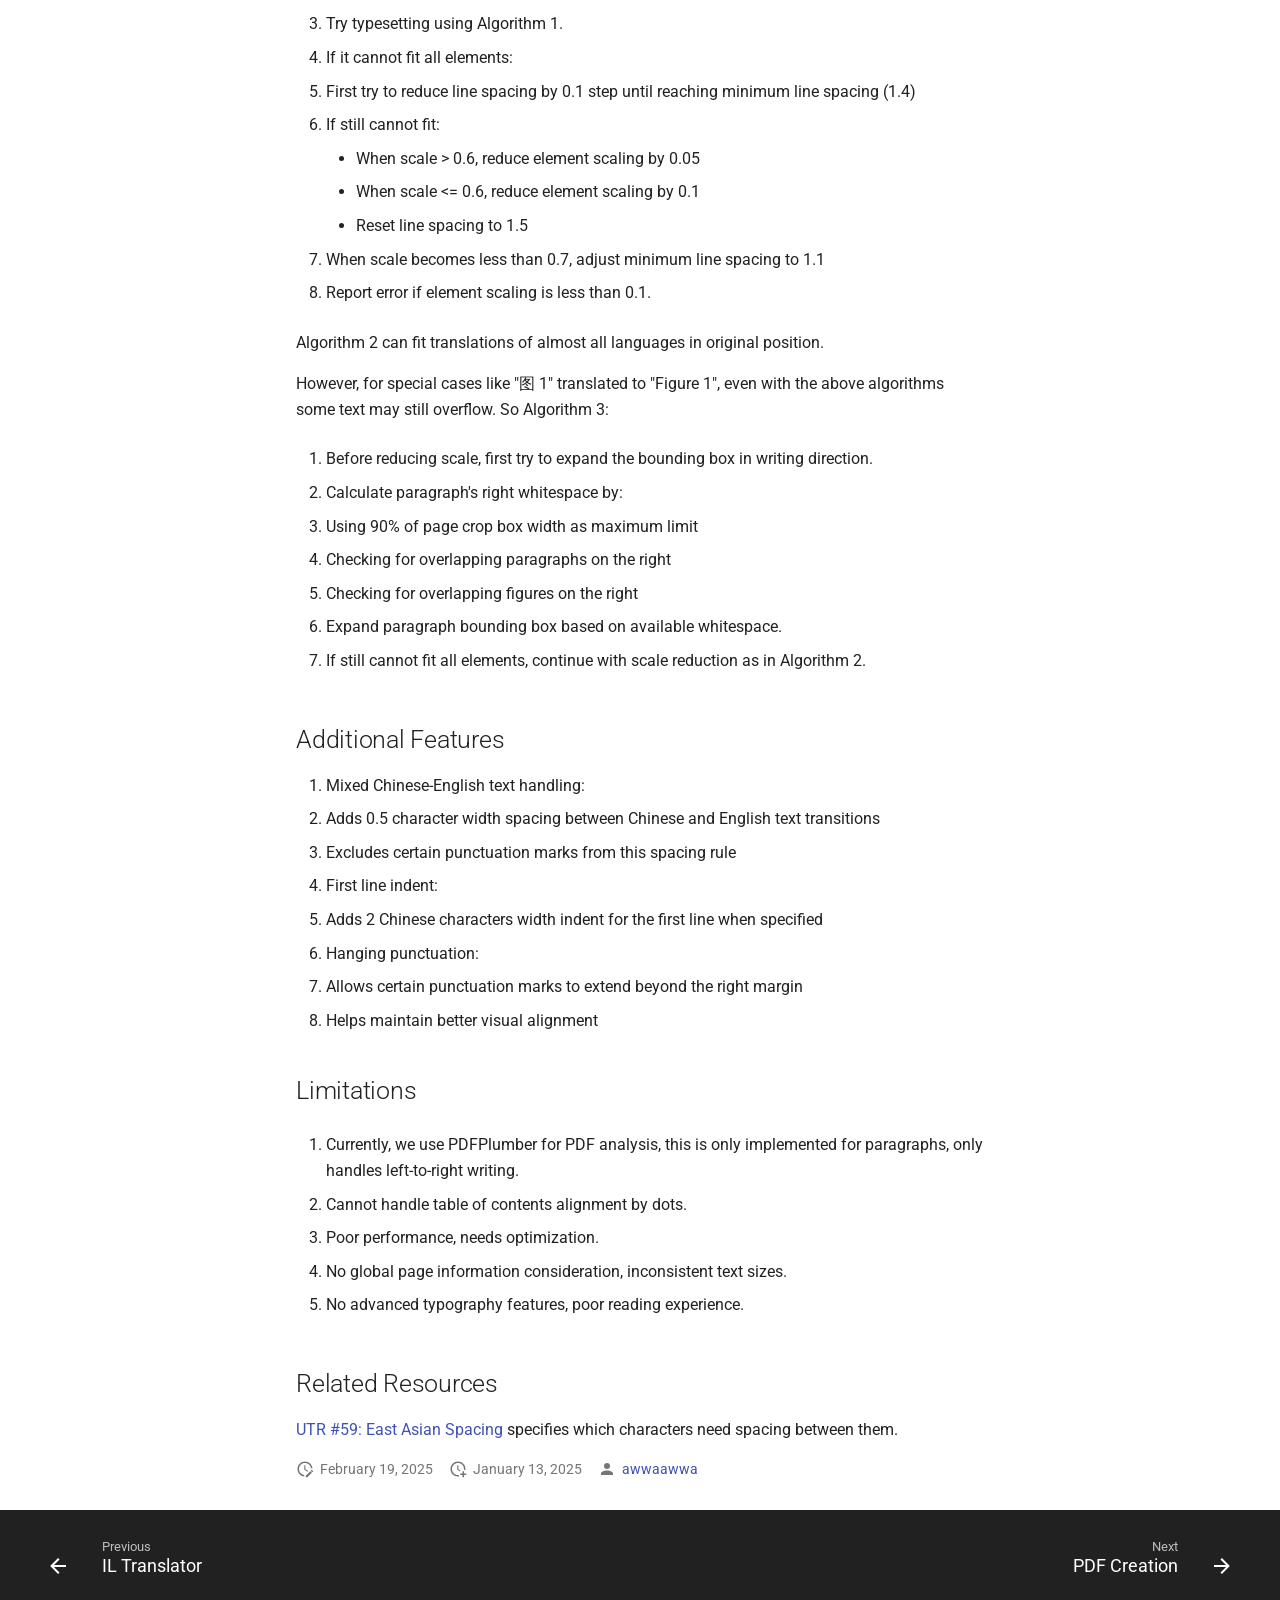
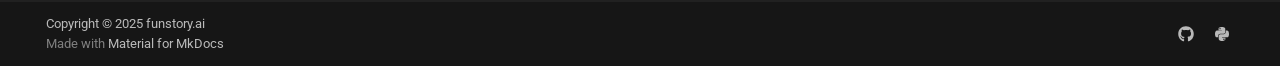
<file: ImplementationDetails/Typesetting/Typesetting/index.html>
<!doctype html><html lang=en class=no-js> <head><meta charset=utf-8><meta name=viewport content="width=device-width,initial-scale=1"><meta name=description content="Write your documentation in Markdown and create a professional static site in minutes – searchable, customizable, in 60+ languages, for all devices"><meta name=author content=funstory.ai><link href=https://squidfunk.github.io/mkdocs-material/ImplementationDetails/Typesetting/Typesetting/ rel=canonical><link href=../../ILTranslator/ILTranslator/ rel=prev><link href=../../PDFCreation/PDFCreation/ rel=next><link rel=icon href=../../../images/babeldoc-small-logo-with-transparent-background.svg><meta name=generator content="mkdocs-1.6.1, mkdocs-material-9.7.6"><title>Typesetting - BabelDOC</title><link rel=stylesheet href=../../../assets/stylesheets/main.484c7ddc.min.css><link rel=stylesheet href=../../../assets/stylesheets/palette.ab4e12ef.min.css><link rel=preconnect href=https://fonts.gstatic.com crossorigin><link rel=stylesheet href="https://fonts.googleapis.com/css?family=Roboto:300,300i,400,400i,700,700i%7CRoboto+Mono:400,400i,700,700i&display=fallback"><style>:root{--md-text-font:"Roboto";--md-code-font:"Roboto Mono"}</style><script>__md_scope=new URL("../../..",location),__md_hash=e=>[...e].reduce(((e,_)=>(e<<5)-e+_.charCodeAt(0)),0),__md_get=(e,_=localStorage,t=__md_scope)=>JSON.parse(_.getItem(t.pathname+"."+e)),__md_set=(e,_,t=localStorage,a=__md_scope)=>{try{t.setItem(a.pathname+"."+e,JSON.stringify(_))}catch(e){}}</script></head> <body dir=ltr data-md-color-scheme=default data-md-color-primary=indigo data-md-color-accent=indigo> <input class=md-toggle data-md-toggle=drawer type=checkbox id=__drawer autocomplete=off> <input class=md-toggle data-md-toggle=search type=checkbox id=__search autocomplete=off> <label class=md-overlay for=__drawer></label> <div data-md-component=skip> <a href=#typography class=md-skip> Skip to content </a> </div> <div data-md-component=announce> </div> <header class=md-header data-md-component=header> <nav class="md-header__inner md-grid" aria-label=Header> <a href=../../.. title=BabelDOC class="md-header__button md-logo" aria-label=BabelDOC data-md-component=logo> <img src=../../../images/babeldoc-small-logo-with-transparent-background.svg alt=logo> </a> <label class="md-header__button md-icon" for=__drawer> <svg xmlns=http://www.w3.org/2000/svg viewbox="0 0 24 24"><path d="M3 6h18v2H3zm0 5h18v2H3zm0 5h18v2H3z"/></svg> </label> <div class=md-header__title data-md-component=header-title> <div class=md-header__ellipsis> <div class=md-header__topic> <span class=md-ellipsis> BabelDOC </span> </div> <div class=md-header__topic data-md-component=header-topic> <span class=md-ellipsis> Typesetting </span> </div> </div> </div> <form class=md-header__option data-md-component=palette> <input class=md-option data-md-color-media=(prefers-color-scheme) data-md-color-scheme=default data-md-color-primary=indigo data-md-color-accent=indigo aria-label="Switch to light mode" type=radio name=__palette id=__palette_0> <label class="md-header__button md-icon" title="Switch to light mode" for=__palette_1 hidden> <svg xmlns=http://www.w3.org/2000/svg viewbox="0 0 24 24"><path d="m14.3 16-.7-2h-3.2l-.7 2H7.8L11 7h2l3.2 9zM20 8.69V4h-4.69L12 .69 8.69 4H4v4.69L.69 12 4 15.31V20h4.69L12 23.31 15.31 20H20v-4.69L23.31 12zm-9.15 3.96h2.3L12 9z"/></svg> </label> <input class=md-option data-md-color-media="(prefers-color-scheme: light)" data-md-color-scheme=default data-md-color-primary=white data-md-color-accent=indigo aria-label="Switch to dark mode" type=radio name=__palette id=__palette_1> <label class="md-header__button md-icon" title="Switch to dark mode" for=__palette_2 hidden> <svg xmlns=http://www.w3.org/2000/svg viewbox="0 0 24 24"><path d="M12 8a4 4 0 0 0-4 4 4 4 0 0 0 4 4 4 4 0 0 0 4-4 4 4 0 0 0-4-4m0 10a6 6 0 0 1-6-6 6 6 0 0 1 6-6 6 6 0 0 1 6 6 6 6 0 0 1-6 6m8-9.31V4h-4.69L12 .69 8.69 4H4v4.69L.69 12 4 15.31V20h4.69L12 23.31 15.31 20H20v-4.69L23.31 12z"/></svg> </label> <input class=md-option data-md-color-media="(prefers-color-scheme: dark)" data-md-color-scheme=slate data-md-color-primary=black data-md-color-accent=indigo aria-label="Switch to system preference" type=radio name=__palette id=__palette_2> <label class="md-header__button md-icon" title="Switch to system preference" for=__palette_0 hidden> <svg xmlns=http://www.w3.org/2000/svg viewbox="0 0 24 24"><path d="M12 18c-.89 0-1.74-.2-2.5-.55C11.56 16.5 13 14.42 13 12s-1.44-4.5-3.5-5.45C10.26 6.2 11.11 6 12 6a6 6 0 0 1 6 6 6 6 0 0 1-6 6m8-9.31V4h-4.69L12 .69 8.69 4H4v4.69L.69 12 4 15.31V20h4.69L12 23.31 15.31 20H20v-4.69L23.31 12z"/></svg> </label> </form> <script>var palette=__md_get("__palette");if(palette&&palette.color){if("(prefers-color-scheme)"===palette.color.media){var media=matchMedia("(prefers-color-scheme: light)"),input=document.querySelector(media.matches?"[data-md-color-media='(prefers-color-scheme: light)']":"[data-md-color-media='(prefers-color-scheme: dark)']");palette.color.media=input.getAttribute("data-md-color-media"),palette.color.scheme=input.getAttribute("data-md-color-scheme"),palette.color.primary=input.getAttribute("data-md-color-primary"),palette.color.accent=input.getAttribute("data-md-color-accent")}for(var[key,value]of Object.entries(palette.color))document.body.setAttribute("data-md-color-"+key,value)}</script> <label class="md-header__button md-icon" for=__search> <svg xmlns=http://www.w3.org/2000/svg viewbox="0 0 24 24"><path d="M9.5 3A6.5 6.5 0 0 1 16 9.5c0 1.61-.59 3.09-1.56 4.23l.27.27h.79l5 5-1.5 1.5-5-5v-.79l-.27-.27A6.52 6.52 0 0 1 9.5 16 6.5 6.5 0 0 1 3 9.5 6.5 6.5 0 0 1 9.5 3m0 2C7 5 5 7 5 9.5S7 14 9.5 14 14 12 14 9.5 12 5 9.5 5"/></svg> </label> <div class=md-search data-md-component=search role=dialog> <label class=md-search__overlay for=__search></label> <div class=md-search__inner role=search> <form class=md-search__form name=search> <input type=text class=md-search__input name=query aria-label=Search placeholder=Search autocapitalize=off autocorrect=off autocomplete=off spellcheck=false data-md-component=search-query required> <label class="md-search__icon md-icon" for=__search> <svg xmlns=http://www.w3.org/2000/svg viewbox="0 0 24 24"><path d="M9.5 3A6.5 6.5 0 0 1 16 9.5c0 1.61-.59 3.09-1.56 4.23l.27.27h.79l5 5-1.5 1.5-5-5v-.79l-.27-.27A6.52 6.52 0 0 1 9.5 16 6.5 6.5 0 0 1 3 9.5 6.5 6.5 0 0 1 9.5 3m0 2C7 5 5 7 5 9.5S7 14 9.5 14 14 12 14 9.5 12 5 9.5 5"/></svg> <svg xmlns=http://www.w3.org/2000/svg viewbox="0 0 24 24"><path d="M20 11v2H8l5.5 5.5-1.42 1.42L4.16 12l7.92-7.92L13.5 5.5 8 11z"/></svg> </label> <nav class=md-search__options aria-label=Search> <a href=javascript:void(0) class="md-search__icon md-icon" title=Share aria-label=Share data-clipboard data-clipboard-text data-md-component=search-share tabindex=-1> <svg xmlns=http://www.w3.org/2000/svg viewbox="0 0 24 24"><path d="M18 16.08c-.76 0-1.44.3-1.96.77L8.91 12.7c.05-.23.09-.46.09-.7s-.04-.47-.09-.7l7.05-4.11c.54.5 1.25.81 2.04.81a3 3 0 0 0 3-3 3 3 0 0 0-3-3 3 3 0 0 0-3 3c0 .24.04.47.09.7L8.04 9.81C7.5 9.31 6.79 9 6 9a3 3 0 0 0-3 3 3 3 0 0 0 3 3c.79 0 1.5-.31 2.04-.81l7.12 4.15c-.05.21-.08.43-.08.66 0 1.61 1.31 2.91 2.92 2.91s2.92-1.3 2.92-2.91A2.92 2.92 0 0 0 18 16.08"/></svg> </a> <button type=reset class="md-search__icon md-icon" title=Clear aria-label=Clear tabindex=-1> <svg xmlns=http://www.w3.org/2000/svg viewbox="0 0 24 24"><path d="M19 6.41 17.59 5 12 10.59 6.41 5 5 6.41 10.59 12 5 17.59 6.41 19 12 13.41 17.59 19 19 17.59 13.41 12z"/></svg> </button> </nav> <div class=md-search__suggest data-md-component=search-suggest></div> </form> <div class=md-search__output> <div class=md-search__scrollwrap tabindex=0 data-md-scrollfix> <div class=md-search-result data-md-component=search-result> <div class=md-search-result__meta> Initializing search </div> <ol class=md-search-result__list role=presentation></ol> </div> </div> </div> </div> </div> <div class=md-header__source> <a href=https://github.com/funstory-ai/BabelDOC title="Go to repository" class=md-source data-md-component=source> <div class="md-source__icon md-icon"> <svg xmlns=http://www.w3.org/2000/svg viewbox="0 0 448 512"><!-- Font Awesome Free 7.1.0 by @fontawesome - https://fontawesome.com License - https://fontawesome.com/license/free (Icons: CC BY 4.0, Fonts: SIL OFL 1.1, Code: MIT License) Copyright 2025 Fonticons, Inc.--><path d="M439.6 236.1 244 40.5c-5.4-5.5-12.8-8.5-20.4-8.5s-15 3-20.4 8.4L162.5 81l51.5 51.5c27.1-9.1 52.7 16.8 43.4 43.7l49.7 49.7c34.2-11.8 61.2 31 35.5 56.7-26.5 26.5-70.2-2.9-56-37.3L240.3 199v121.9c25.3 12.5 22.3 41.8 9.1 55-6.4 6.4-15.2 10.1-24.3 10.1s-17.8-3.6-24.3-10.1c-17.6-17.6-11.1-46.9 11.2-56v-123c-20.8-8.5-24.6-30.7-18.6-45L142.6 101 8.5 235.1C3 240.6 0 247.9 0 255.5s3 15 8.5 20.4l195.6 195.7c5.4 5.4 12.7 8.4 20.4 8.4s15-3 20.4-8.4l194.7-194.7c5.4-5.4 8.4-12.8 8.4-20.4s-3-15-8.4-20.4"/></svg> </div> <div class=md-source__repository> funstory-ai/BabelDOC </div> </a> </div> </nav> </header> <div class=md-container data-md-component=container> <nav class=md-tabs aria-label=Tabs data-md-component=tabs> <div class=md-grid> <ul class=md-tabs__list> <li class=md-tabs__item> <a href=../../.. class=md-tabs__link> Home </a> </li> <li class=md-tabs__item> <a href=../../../supported_languages/ class=md-tabs__link> Supported Languages </a> </li> <li class=md-tabs__item> <a href=../../AsyncTranslate/AsyncTranslate/ class=md-tabs__link> API </a> </li> <li class="md-tabs__item md-tabs__item--active"> <a href=../../ class=md-tabs__link> Implementation Details </a> </li> <li class=md-tabs__item> <a href=../../../CODE_OF_CONDUCT/ class=md-tabs__link> Community </a> </li> </ul> </div> </nav> <main class=md-main data-md-component=main> <div class="md-main__inner md-grid"> <div class="md-sidebar md-sidebar--primary" data-md-component=sidebar data-md-type=navigation> <div class=md-sidebar__scrollwrap> <div class=md-sidebar__inner> <nav class="md-nav md-nav--primary md-nav--lifted" aria-label=Navigation data-md-level=0> <label class=md-nav__title for=__drawer> <a href=../../.. title=BabelDOC class="md-nav__button md-logo" aria-label=BabelDOC data-md-component=logo> <img src=../../../images/babeldoc-small-logo-with-transparent-background.svg alt=logo> </a> BabelDOC </label> <div class=md-nav__source> <a href=https://github.com/funstory-ai/BabelDOC title="Go to repository" class=md-source data-md-component=source> <div class="md-source__icon md-icon"> <svg xmlns=http://www.w3.org/2000/svg viewbox="0 0 448 512"><!-- Font Awesome Free 7.1.0 by @fontawesome - https://fontawesome.com License - https://fontawesome.com/license/free (Icons: CC BY 4.0, Fonts: SIL OFL 1.1, Code: MIT License) Copyright 2025 Fonticons, Inc.--><path d="M439.6 236.1 244 40.5c-5.4-5.5-12.8-8.5-20.4-8.5s-15 3-20.4 8.4L162.5 81l51.5 51.5c27.1-9.1 52.7 16.8 43.4 43.7l49.7 49.7c34.2-11.8 61.2 31 35.5 56.7-26.5 26.5-70.2-2.9-56-37.3L240.3 199v121.9c25.3 12.5 22.3 41.8 9.1 55-6.4 6.4-15.2 10.1-24.3 10.1s-17.8-3.6-24.3-10.1c-17.6-17.6-11.1-46.9 11.2-56v-123c-20.8-8.5-24.6-30.7-18.6-45L142.6 101 8.5 235.1C3 240.6 0 247.9 0 255.5s3 15 8.5 20.4l195.6 195.7c5.4 5.4 12.7 8.4 20.4 8.4s15-3 20.4-8.4l194.7-194.7c5.4-5.4 8.4-12.8 8.4-20.4s-3-15-8.4-20.4"/></svg> </div> <div class=md-source__repository> funstory-ai/BabelDOC </div> </a> </div> <ul class=md-nav__list data-md-scrollfix> <li class=md-nav__item> <a href=../../.. class=md-nav__link> <span class=md-ellipsis> Home </span> </a> </li> <li class=md-nav__item> <a href=../../../supported_languages/ class=md-nav__link> <span class=md-ellipsis> Supported Languages </span> </a> </li> <li class="md-nav__item md-nav__item--nested"> <input class="md-nav__toggle md-toggle " type=checkbox id=__nav_3> <label class=md-nav__link for=__nav_3 id=__nav_3_label tabindex=0> <span class=md-ellipsis> API </span> <span class="md-nav__icon md-icon"></span> </label> <nav class=md-nav data-md-level=1 aria-labelledby=__nav_3_label aria-expanded=false> <label class=md-nav__title for=__nav_3> <span class="md-nav__icon md-icon"></span> API </label> <ul class=md-nav__list data-md-scrollfix> <li class=md-nav__item> <a href=../../AsyncTranslate/AsyncTranslate/ class=md-nav__link> <span class=md-ellipsis> Async Translation API </span> </a> </li> </ul> </nav> </li> <li class="md-nav__item md-nav__item--active md-nav__item--section md-nav__item--nested"> <input class="md-nav__toggle md-toggle " type=checkbox id=__nav_4 checked> <div class="md-nav__link md-nav__container"> <a href=../../ class="md-nav__link "> <span class=md-ellipsis> Implementation Details </span> </a> <label class="md-nav__link " for=__nav_4 id=__nav_4_label tabindex> <span class="md-nav__icon md-icon"></span> </label> </div> <nav class=md-nav data-md-level=1 aria-labelledby=__nav_4_label aria-expanded=true> <label class=md-nav__title for=__nav_4> <span class="md-nav__icon md-icon"></span> Implementation Details </label> <ul class=md-nav__list data-md-scrollfix> <li class=md-nav__item> <a href=../../PDFParsing/PDFParsing/ class=md-nav__link> <span class=md-ellipsis> PDF Parsing </span> </a> </li> <li class=md-nav__item> <a href=https://github.com/funstory-ai/BabelDOC/blob/main/babeldoc/format/pdf/document_il/midend/layout_parser.py class=md-nav__link> <span class=md-ellipsis> Layout Parser(.py) </span> </a> </li> <li class=md-nav__item> <a href=../../ParagraphFinding/ParagraphFinding/ class=md-nav__link> <span class=md-ellipsis> Paragraph Finding </span> </a> </li> <li class=md-nav__item> <a href=../../StylesAndFormulas/StylesAndFormulas/ class=md-nav__link> <span class=md-ellipsis> Styles and Formulas </span> </a> </li> <li class=md-nav__item> <a href=../../ILTranslator/ILTranslator/ class=md-nav__link> <span class=md-ellipsis> IL Translator </span> </a> </li> <li class="md-nav__item md-nav__item--active"> <input class="md-nav__toggle md-toggle" type=checkbox id=__toc> <label class="md-nav__link md-nav__link--active" for=__toc> <span class=md-ellipsis> Typesetting </span> <span class="md-nav__icon md-icon"></span> </label> <a href=./ class="md-nav__link md-nav__link--active"> <span class=md-ellipsis> Typesetting </span> </a> <nav class="md-nav md-nav--secondary" aria-label="Table of contents"> <label class=md-nav__title for=__toc> <span class="md-nav__icon md-icon"></span> Table of contents </label> <ul class=md-nav__list data-md-component=toc data-md-scrollfix> <li class=md-nav__item> <a href=#background class=md-nav__link> <span class=md-ellipsis> Background </span> </a> </li> <li class=md-nav__item> <a href=#goal class=md-nav__link> <span class=md-ellipsis> Goal </span> </a> </li> <li class=md-nav__item> <a href=#specific-implementation class=md-nav__link> <span class=md-ellipsis> Specific Implementation </span> </a> </li> <li class=md-nav__item> <a href=#additional-features class=md-nav__link> <span class=md-ellipsis> Additional Features </span> </a> </li> <li class=md-nav__item> <a href=#limitations class=md-nav__link> <span class=md-ellipsis> Limitations </span> </a> </li> <li class=md-nav__item> <a href=#related-resources class=md-nav__link> <span class=md-ellipsis> Related Resources </span> </a> </li> </ul> </nav> </li> <li class=md-nav__item> <a href=https://github.com/funstory-ai/BabelDOC/blob/main/babeldoc/format/pdf/document_il/utils/fontmap.py class=md-nav__link> <span class=md-ellipsis> Font Mapper(.py) </span> </a> </li> <li class=md-nav__item> <a href=../../PDFCreation/PDFCreation/ class=md-nav__link> <span class=md-ellipsis> PDF Creation </span> </a> </li> <li class=md-nav__item> <a href=../../../intro-to-pdf-object/ class=md-nav__link> <span class=md-ellipsis> Intro To PDF Object </span> </a> </li> </ul> </nav> </li> <li class="md-nav__item md-nav__item--nested"> <input class="md-nav__toggle md-toggle " type=checkbox id=__nav_5> <label class=md-nav__link for=__nav_5 id=__nav_5_label tabindex=0> <span class=md-ellipsis> Community </span> <span class="md-nav__icon md-icon"></span> </label> <nav class=md-nav data-md-level=1 aria-labelledby=__nav_5_label aria-expanded=false> <label class=md-nav__title for=__nav_5> <span class="md-nav__icon md-icon"></span> Community </label> <ul class=md-nav__list data-md-scrollfix> <li class=md-nav__item> <a href=../../../CODE_OF_CONDUCT/ class=md-nav__link> <span class=md-ellipsis> Code of Conduct </span> </a> </li> <li class="md-nav__item md-nav__item--nested"> <input class="md-nav__toggle md-toggle " type=checkbox id=__nav_5_2> <label class=md-nav__link for=__nav_5_2 id=__nav_5_2_label tabindex=0> <span class=md-ellipsis> Contributing </span> <span class="md-nav__icon md-icon"></span> </label> <nav class=md-nav data-md-level=2 aria-labelledby=__nav_5_2_label aria-expanded=false> <label class=md-nav__title for=__nav_5_2> <span class="md-nav__icon md-icon"></span> Contributing </label> <ul class=md-nav__list data-md-scrollfix> <li class=md-nav__item> <a href=../../../CONTRIBUTING/ class=md-nav__link> <span class=md-ellipsis> Contributing </span> </a> </li> <li class=md-nav__item> <a href=../../../CONTRIBUTOR_REWARD/ class=md-nav__link> <span class=md-ellipsis> Contributor Reward </span> </a> </li> </ul> </nav> </li> </ul> </nav> </li> </ul> </nav> </div> </div> </div> <div class="md-sidebar md-sidebar--secondary" data-md-component=sidebar data-md-type=toc> <div class=md-sidebar__scrollwrap> <div class=md-sidebar__inner> <nav class="md-nav md-nav--secondary" aria-label="Table of contents"> <label class=md-nav__title for=__toc> <span class="md-nav__icon md-icon"></span> Table of contents </label> <ul class=md-nav__list data-md-component=toc data-md-scrollfix> <li class=md-nav__item> <a href=#background class=md-nav__link> <span class=md-ellipsis> Background </span> </a> </li> <li class=md-nav__item> <a href=#goal class=md-nav__link> <span class=md-ellipsis> Goal </span> </a> </li> <li class=md-nav__item> <a href=#specific-implementation class=md-nav__link> <span class=md-ellipsis> Specific Implementation </span> </a> </li> <li class=md-nav__item> <a href=#additional-features class=md-nav__link> <span class=md-ellipsis> Additional Features </span> </a> </li> <li class=md-nav__item> <a href=#limitations class=md-nav__link> <span class=md-ellipsis> Limitations </span> </a> </li> <li class=md-nav__item> <a href=#related-resources class=md-nav__link> <span class=md-ellipsis> Related Resources </span> </a> </li> </ul> </nav> </div> </div> </div> <div class=md-content data-md-component=content> <article class="md-content__inner md-typeset"> <a href=https://github.com/funstory-ai/BabelDOC/edit/main/docs/ImplementationDetails/Typesetting/Typesetting.md title="Edit this page" class="md-content__button md-icon" rel=edit> <svg xmlns=http://www.w3.org/2000/svg viewbox="0 0 24 24"><path d="M10 20H6V4h7v5h5v3.1l2-2V8l-6-6H6c-1.1 0-2 .9-2 2v16c0 1.1.9 2 2 2h4zm10.2-7c.1 0 .3.1.4.2l1.3 1.3c.2.2.2.6 0 .8l-1 1-2.1-2.1 1-1c.1-.1.2-.2.4-.2m0 3.9L14.1 23H12v-2.1l6.1-6.1z"/></svg> </a> <a href=https://github.com/funstory-ai/BabelDOC/raw/main/docs/ImplementationDetails/Typesetting/Typesetting.md title="View source of this page" class="md-content__button md-icon"> <svg xmlns=http://www.w3.org/2000/svg viewbox="0 0 24 24"><path d="M17 18c.56 0 1 .44 1 1s-.44 1-1 1-1-.44-1-1 .44-1 1-1m0-3c-2.73 0-5.06 1.66-6 4 .94 2.34 3.27 4 6 4s5.06-1.66 6-4c-.94-2.34-3.27-4-6-4m0 6.5a2.5 2.5 0 0 1-2.5-2.5 2.5 2.5 0 0 1 2.5-2.5 2.5 2.5 0 0 1 2.5 2.5 2.5 2.5 0 0 1-2.5 2.5M9.27 20H6V4h7v5h5v4.07c.7.08 1.36.25 2 .49V8l-6-6H6a2 2 0 0 0-2 2v16a2 2 0 0 0 2 2h4.5a8.2 8.2 0 0 1-1.23-2"/></svg> </a> <h1 id=typography>Typography</h1> <div class="admonition note"> <p class=admonition-title>Note</p> <p>This documentation may contain AI-generated content. While we strive for accuracy, there might be inaccuracies. Please report any issues via:</p> <ul> <li><a href=https://github.com/funstory-ai/yadt/issues>GitHub Issues</a></li> <li>Community contribution (PRs welcome!)</li> </ul> </div> <h2 id=background>Background</h2> <p>After translation, text needs to be typeset before placing into PDF.</p> <p>Translated paragraphs can contain any combination of the following types:</p> <ol> <li> <p>PDF formulas</p> </li> <li> <p>Single PDF original character</p> </li> <li> <p>PDF original string with same style</p> </li> <li> <p>Translated Unicode string with same style</p> </li> </ol> <p>Let's discuss different cases:</p> <p>For the following 3 types, they can be directly transmitted transparently to new positions:</p> <ol> <li> <p>PDF formulas</p> </li> <li> <p>Single PDF original character</p> </li> <li> <p>PDF original string with same style</p> </li> </ol> <p>Only "translated Unicode string with same style" needs typesetting operation, as this step loses original layout information. However, since paragraphs may contain other components that need transparent transmission, their positions may also change and need to participate in typesetting.</p> <h2 id=goal>Goal</h2> <p>Try to fit all components within the original paragraph bounding box. If impossible, try to expand the bounding box in writing direction.</p> <h2 id=specific-implementation>Specific Implementation</h2> <p>First perform reflow judgment to determine if the paragraph needs reflow. If all elements can be transmitted transparently, no reflow is needed. Then, if reflow is needed, execute Algorithm 1:</p> <ol> <li> <p>Convert all elements to typesetting unit type, which records length and width information.</p> </li> <li> <p>Start from top-left of original paragraph bounding box, place elements sequentially.</p> </li> <li> <p>If current line cannot fit next element, wrap to next line.</p> </li> <li> <p>Repeat 2-3 until all elements are placed or exceed original bounding box.</p> </li> </ol> <p>Algorithm 1 works normally when translated text is shorter than original. When translated text is longer, Algorithm 2 needs to be added:</p> <ol> <li> <p>Initialize element scaling factor as 1.0.</p> </li> <li> <p>Initialize line spacing as 1.5.</p> </li> <li> <p>Try typesetting using Algorithm 1.</p> </li> <li> <p>If it cannot fit all elements:</p> </li> <li> <p>First try to reduce line spacing by 0.1 step until reaching minimum line spacing (1.4)</p> </li> <li>If still cannot fit:<ul> <li>When scale &gt; 0.6, reduce element scaling by 0.05</li> <li>When scale &lt;= 0.6, reduce element scaling by 0.1</li> <li>Reset line spacing to 1.5</li> </ul> </li> <li> <p>When scale becomes less than 0.7, adjust minimum line spacing to 1.1</p> </li> <li> <p>Report error if element scaling is less than 0.1.</p> </li> </ol> <p>Algorithm 2 can fit translations of almost all languages in original position.</p> <p>However, for special cases like "图 1" translated to "Figure 1", even with the above algorithms some text may still overflow. So Algorithm 3:</p> <ol> <li> <p>Before reducing scale, first try to expand the bounding box in writing direction.</p> </li> <li> <p>Calculate paragraph's right whitespace by:</p> </li> <li> <p>Using 90% of page crop box width as maximum limit</p> </li> <li>Checking for overlapping paragraphs on the right</li> <li> <p>Checking for overlapping figures on the right</p> </li> <li> <p>Expand paragraph bounding box based on available whitespace.</p> </li> <li> <p>If still cannot fit all elements, continue with scale reduction as in Algorithm 2.</p> </li> </ol> <h2 id=additional-features>Additional Features</h2> <ol> <li>Mixed Chinese-English text handling:</li> <li>Adds 0.5 character width spacing between Chinese and English text transitions</li> <li>Excludes certain punctuation marks from this spacing rule</li> <li> <p>First line indent:</p> </li> <li> <p>Adds 2 Chinese characters width indent for the first line when specified</p> </li> <li> <p>Hanging punctuation:</p> </li> <li>Allows certain punctuation marks to extend beyond the right margin</li> <li>Helps maintain better visual alignment</li> </ol> <h2 id=limitations>Limitations</h2> <ol> <li> <p>Currently, we use PDFPlumber for PDF analysis, this is only implemented for paragraphs, only handles left-to-right writing.</p> </li> <li> <p>Cannot handle table of contents alignment by dots.</p> </li> <li> <p>Poor performance, needs optimization.</p> </li> <li> <p>No global page information consideration, inconsistent text sizes.</p> </li> <li> <p>No advanced typography features, poor reading experience.</p> </li> </ol> <h2 id=related-resources>Related Resources</h2> <p><a href=https://www.unicode.org/reports/tr59/ >UTR #59: East Asian Spacing</a> specifies which characters need spacing between them.</p> <aside class=md-source-file> <span class=md-source-file__fact> <span class=md-icon title="Last update"> <svg xmlns=http://www.w3.org/2000/svg viewbox="0 0 24 24"><path d="M21 13.1c-.1 0-.3.1-.4.2l-1 1 2.1 2.1 1-1c.2-.2.2-.6 0-.8l-1.3-1.3c-.1-.1-.2-.2-.4-.2m-1.9 1.8-6.1 6V23h2.1l6.1-6.1zM12.5 7v5.2l4 2.4-1 1L11 13V7zM11 21.9c-5.1-.5-9-4.8-9-9.9C2 6.5 6.5 2 12 2c5.3 0 9.6 4.1 10 9.3-.3-.1-.6-.2-1-.2s-.7.1-1 .2C19.6 7.2 16.2 4 12 4c-4.4 0-8 3.6-8 8 0 4.1 3.1 7.5 7.1 7.9l-.1.2z"/></svg> </span> <span class="git-revision-date-localized-plugin git-revision-date-localized-plugin-date" title="February 19, 2025 10:01:01 UTC">February 19, 2025</span> </span> <span class=md-source-file__fact> <span class=md-icon title=Created> <svg xmlns=http://www.w3.org/2000/svg viewbox="0 0 24 24"><path d="M14.47 15.08 11 13V7h1.5v5.25l3.08 1.83c-.41.28-.79.62-1.11 1m-1.39 4.84c-.36.05-.71.08-1.08.08-4.42 0-8-3.58-8-8s3.58-8 8-8 8 3.58 8 8c0 .37-.03.72-.08 1.08.69.1 1.33.32 1.92.64.1-.56.16-1.13.16-1.72 0-5.5-4.5-10-10-10S2 6.5 2 12s4.47 10 10 10c.59 0 1.16-.06 1.72-.16-.32-.59-.54-1.23-.64-1.92M18 15v3h-3v2h3v3h2v-3h3v-2h-3v-3z"/></svg> </span> <span class="git-revision-date-localized-plugin git-revision-date-localized-plugin-date" title="January 13, 2025 04:44:43 UTC">January 13, 2025</span> </span> <span class=md-source-file__fact> <span class=md-icon title=Contributors> <svg xmlns=http://www.w3.org/2000/svg viewbox="0 0 24 24"><path d="M12 4a4 4 0 0 1 4 4 4 4 0 0 1-4 4 4 4 0 0 1-4-4 4 4 0 0 1 4-4m0 10c4.42 0 8 1.79 8 4v2H4v-2c0-2.21 3.58-4 8-4"/></svg> </span> <nav> <a href=mailto:8493196+awwaawwa@users.noreply.github.com>awwaawwa</a> </nav> </span> </aside> </article> </div> <script>var target=document.getElementById(location.hash.slice(1));target&&target.name&&(target.checked=target.name.startsWith("__tabbed_"))</script> </div> <button type=button class="md-top md-icon" data-md-component=top hidden> <svg xmlns=http://www.w3.org/2000/svg viewbox="0 0 24 24"><path d="M13 20h-2V8l-5.5 5.5-1.42-1.42L12 4.16l7.92 7.92-1.42 1.42L13 8z"/></svg> Back to top </button> </main> <footer class=md-footer> <nav class="md-footer__inner md-grid" aria-label=Footer> <a href=../../ILTranslator/ILTranslator/ class="md-footer__link md-footer__link--prev" aria-label="Previous: IL Translator"> <div class="md-footer__button md-icon"> <svg xmlns=http://www.w3.org/2000/svg viewbox="0 0 24 24"><path d="M20 11v2H8l5.5 5.5-1.42 1.42L4.16 12l7.92-7.92L13.5 5.5 8 11z"/></svg> </div> <div class=md-footer__title> <span class=md-footer__direction> Previous </span> <div class=md-ellipsis> IL Translator </div> </div> </a> <a href=../../PDFCreation/PDFCreation/ class="md-footer__link md-footer__link--next" aria-label="Next: PDF Creation"> <div class=md-footer__title> <span class=md-footer__direction> Next </span> <div class=md-ellipsis> PDF Creation </div> </div> <div class="md-footer__button md-icon"> <svg xmlns=http://www.w3.org/2000/svg viewbox="0 0 24 24"><path d="M4 11v2h12l-5.5 5.5 1.42 1.42L19.84 12l-7.92-7.92L10.5 5.5 16 11z"/></svg> </div> </a> </nav> <div class="md-footer-meta md-typeset"> <div class="md-footer-meta__inner md-grid"> <div class=md-copyright> <div class=md-copyright__highlight> Copyright &copy; 2025 funstory.ai </div> Made with <a href=https://squidfunk.github.io/mkdocs-material/ target=_blank rel=noopener> Material for MkDocs </a> </div> <div class=md-social> <a href=https://github.com/funstory-ai/BabelDOC target=_blank rel=noopener title=github.com class=md-social__link> <svg xmlns=http://www.w3.org/2000/svg viewbox="0 0 512 512"><!-- Font Awesome Free 7.1.0 by @fontawesome - https://fontawesome.com License - https://fontawesome.com/license/free (Icons: CC BY 4.0, Fonts: SIL OFL 1.1, Code: MIT License) Copyright 2025 Fonticons, Inc.--><path d="M173.9 397.4c0 2-2.3 3.6-5.2 3.6-3.3.3-5.6-1.3-5.6-3.6 0-2 2.3-3.6 5.2-3.6 3-.3 5.6 1.3 5.6 3.6m-31.1-4.5c-.7 2 1.3 4.3 4.3 4.9 2.6 1 5.6 0 6.2-2s-1.3-4.3-4.3-5.2c-2.6-.7-5.5.3-6.2 2.3m44.2-1.7c-2.9.7-4.9 2.6-4.6 4.9.3 2 2.9 3.3 5.9 2.6 2.9-.7 4.9-2.6 4.6-4.6-.3-1.9-3-3.2-5.9-2.9M252.8 8C114.1 8 8 113.3 8 252c0 110.9 69.8 205.8 169.5 239.2 12.8 2.3 17.3-5.6 17.3-12.1 0-6.2-.3-40.4-.3-61.4 0 0-70 15-84.7-29.8 0 0-11.4-29.1-27.8-36.6 0 0-22.9-15.7 1.6-15.4 0 0 24.9 2 38.6 25.8 21.9 38.6 58.6 27.5 72.9 20.9 2.3-16 8.8-27.1 16-33.7-55.9-6.2-112.3-14.3-112.3-110.5 0-27.5 7.6-41.3 23.6-58.9-2.6-6.5-11.1-33.3 2.6-67.9 20.9-6.5 69 27 69 27 20-5.6 41.5-8.5 62.8-8.5s42.8 2.9 62.8 8.5c0 0 48.1-33.6 69-27 13.7 34.7 5.2 61.4 2.6 67.9 16 17.7 25.8 31.5 25.8 58.9 0 96.5-58.9 104.2-114.8 110.5 9.2 7.9 17 22.9 17 46.4 0 33.7-.3 75.4-.3 83.6 0 6.5 4.6 14.4 17.3 12.1C436.2 457.8 504 362.9 504 252 504 113.3 391.5 8 252.8 8M105.2 352.9c-1.3 1-1 3.3.7 5.2 1.6 1.6 3.9 2.3 5.2 1 1.3-1 1-3.3-.7-5.2-1.6-1.6-3.9-2.3-5.2-1m-10.8-8.1c-.7 1.3.3 2.9 2.3 3.9 1.6 1 3.6.7 4.3-.7.7-1.3-.3-2.9-2.3-3.9-2-.6-3.6-.3-4.3.7m32.4 35.6c-1.6 1.3-1 4.3 1.3 6.2 2.3 2.3 5.2 2.6 6.5 1 1.3-1.3.7-4.3-1.3-6.2-2.2-2.3-5.2-2.6-6.5-1m-11.4-14.7c-1.6 1-1.6 3.6 0 5.9s4.3 3.3 5.6 2.3c1.6-1.3 1.6-3.9 0-6.2-1.4-2.3-4-3.3-5.6-2"/></svg> </a> <a href=https://pypi.org/project/BabelDOC/ target=_blank rel=noopener title=pypi.org class=md-social__link> <svg xmlns=http://www.w3.org/2000/svg viewbox="0 0 448 512"><!-- Font Awesome Free 7.1.0 by @fontawesome - https://fontawesome.com License - https://fontawesome.com/license/free (Icons: CC BY 4.0, Fonts: SIL OFL 1.1, Code: MIT License) Copyright 2025 Fonticons, Inc.--><path d="M439.8 200.5c-7.7-30.9-22.3-54.2-53.4-54.2h-40.1v47.4c0 36.8-31.2 67.8-66.8 67.8H172.7c-29.2 0-53.4 25-53.4 54.3v101.8c0 29 25.2 46 53.4 54.3 33.8 9.9 66.3 11.7 106.8 0 26.9-7.8 53.4-23.5 53.4-54.3v-40.7H226.2v-13.6h160.2c31.1 0 42.6-21.7 53.4-54.2 11.2-33.5 10.7-65.7 0-108.6M286.2 444.7a20.4 20.4 0 1 1 0-40.7 20.4 20.4 0 1 1 0 40.7M167.8 248.1h106.8c29.7 0 53.4-24.5 53.4-54.3V91.9c0-29-24.4-50.7-53.4-55.6-35.8-5.9-74.7-5.6-106.8.1-45.2 8-53.4 24.7-53.4 55.6v40.7h106.9v13.6h-147c-31.1 0-58.3 18.7-66.8 54.2-9.8 40.7-10.2 66.1 0 108.6 7.6 31.6 25.7 54.2 56.8 54.2H101v-48.8c0-35.3 30.5-66.4 66.8-66.4m-6.6-183.4a20.4 20.4 0 1 1 0 40.8 20.4 20.4 0 1 1 0-40.8"/></svg> </a> </div> </div> </div> </footer> </div> <div class=md-dialog data-md-component=dialog> <div class="md-dialog__inner md-typeset"></div> </div> <script id=__config type=application/json>{"annotate": null, "base": "../../..", "features": ["announce.dismiss", "content.action.edit", "content.action.view", "content.code.annotate", "content.code.copy", "content.code.select", "content.tooltips", "navigation.footer", "navigation.indexes", "navigation.sections", "navigation.tabs", "navigation.top", "navigation.tracking", "search.highlight", "search.share", "search.suggest", "toc.follow"], "search": "../../../assets/javascripts/workers/search.2c215733.min.js", "tags": null, "translations": {"clipboard.copied": "Copied to clipboard", "clipboard.copy": "Copy to clipboard", "search.result.more.one": "1 more on this page", "search.result.more.other": "# more on this page", "search.result.none": "No matching documents", "search.result.one": "1 matching document", "search.result.other": "# matching documents", "search.result.placeholder": "Type to start searching", "search.result.term.missing": "Missing", "select.version": "Select version"}, "version": null}</script> <script src=../../../assets/javascripts/bundle.79ae519e.min.js></script> </body> </html>
</file>
